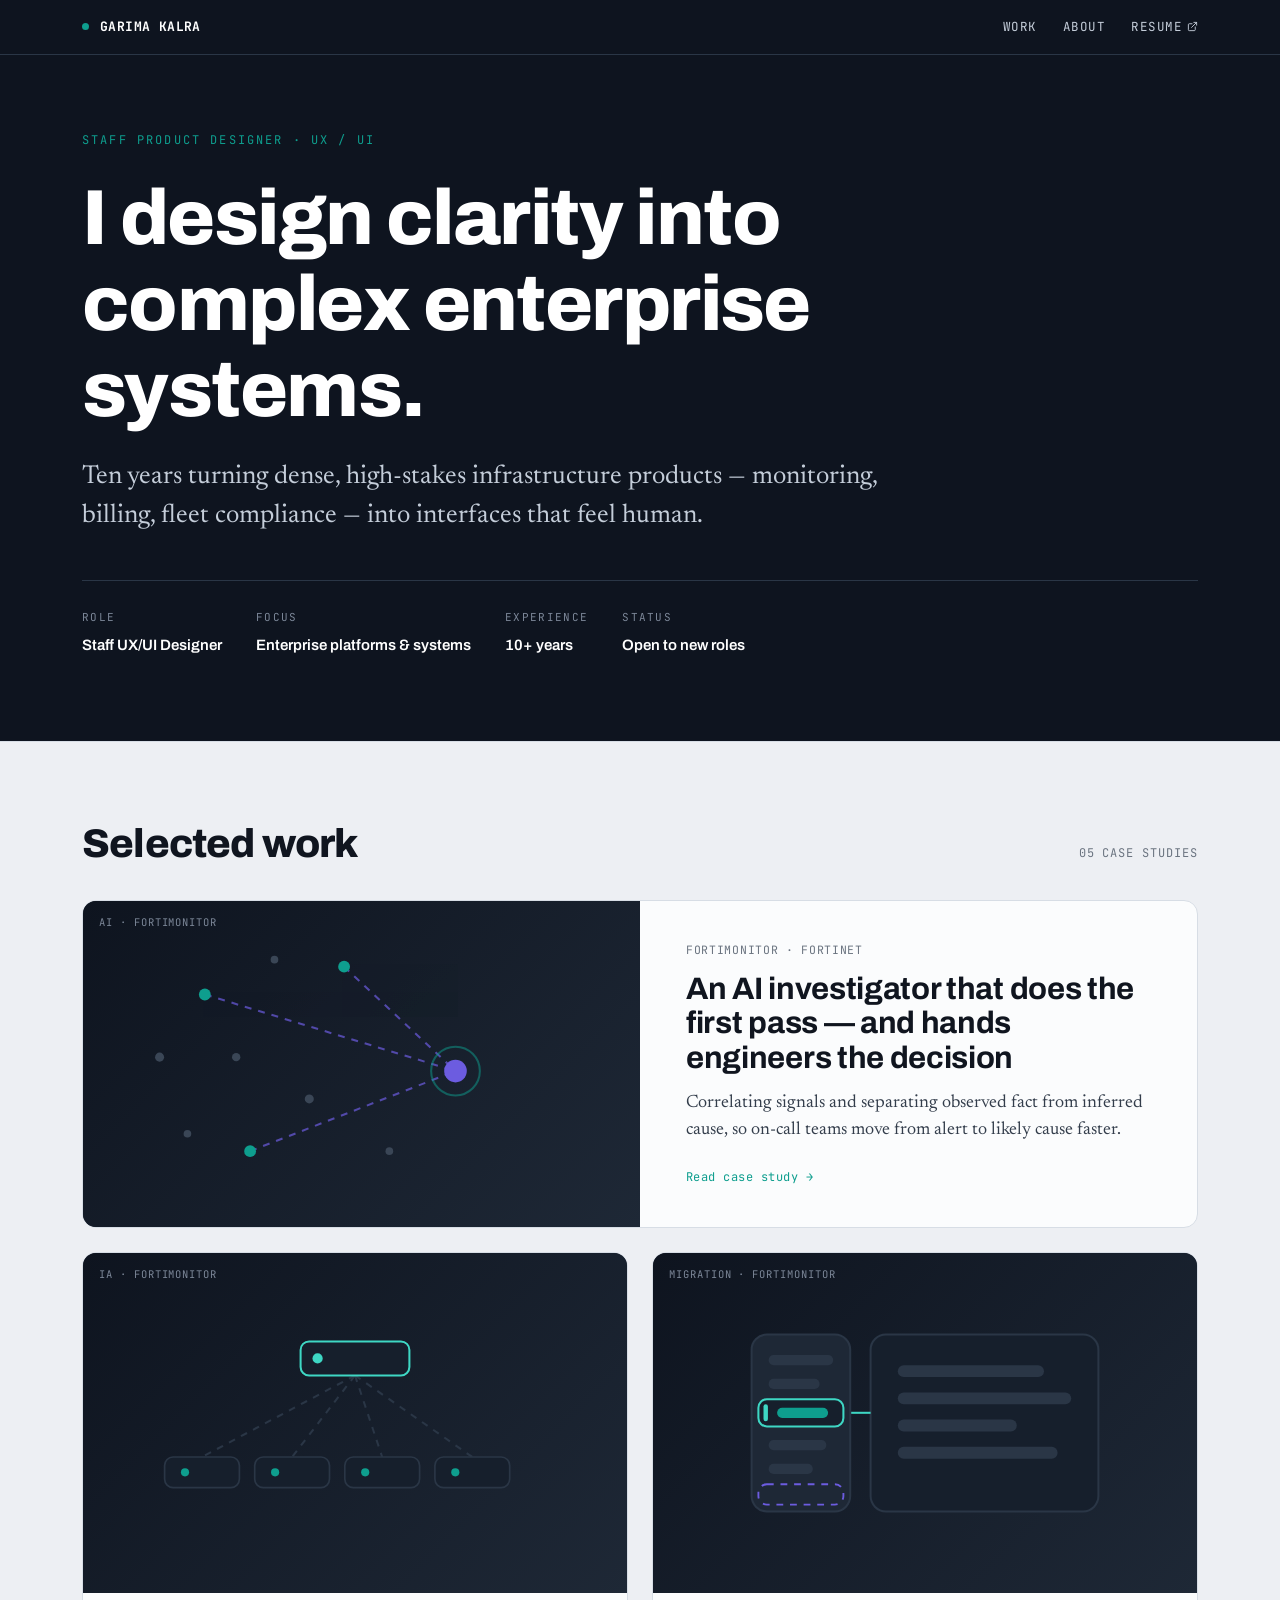
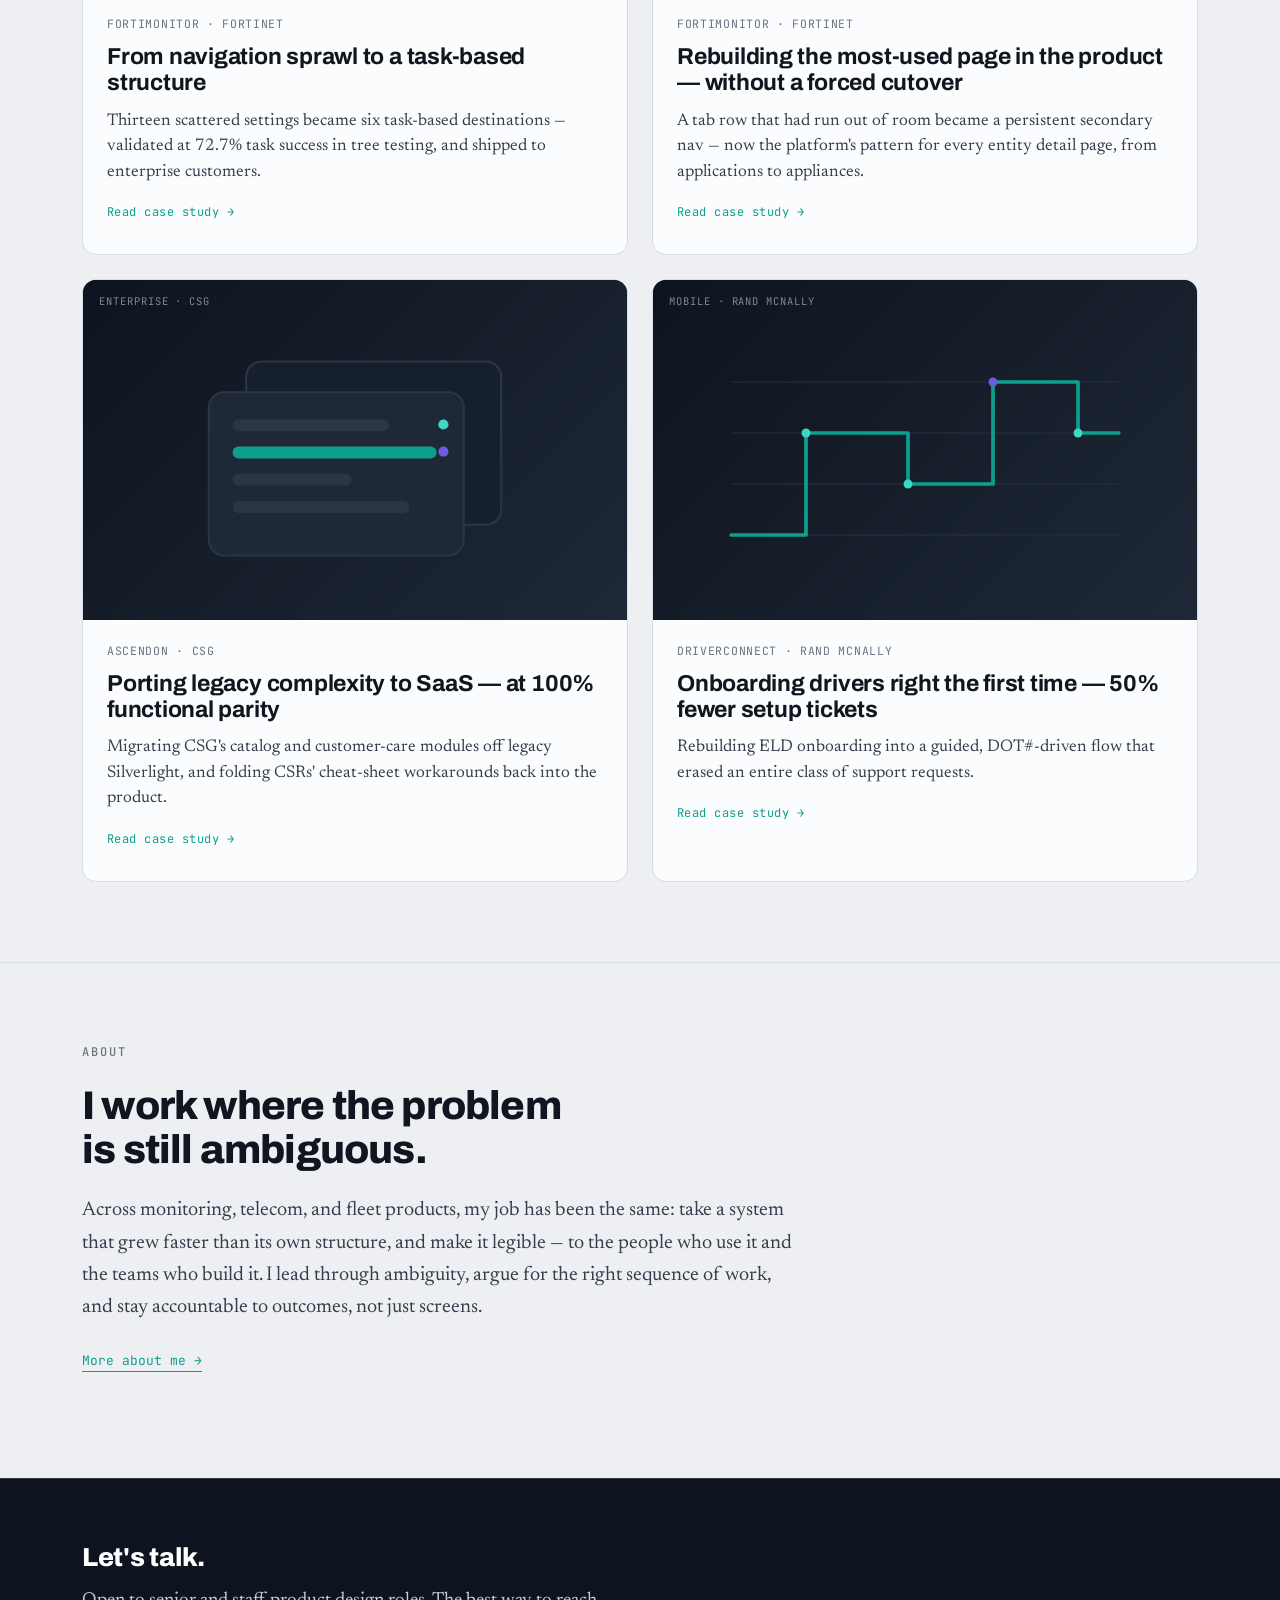
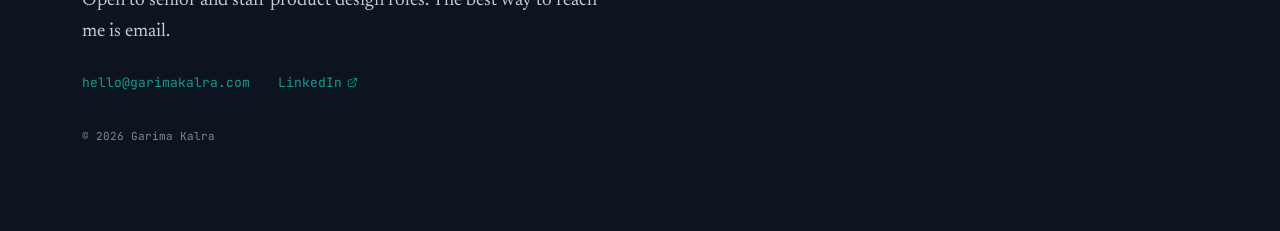
<file: index.html>
<!DOCTYPE html>
<html lang="en">
<head>
<meta charset="UTF-8">
<meta name="viewport" content="width=device-width, initial-scale=1.0">
<title>Garima Kalra — Staff Product Designer</title>
<meta name="description" content="Garima Kalra — Staff UX/UI designer bringing clarity to complex enterprise systems. Selected work from Fortinet, CSG, and Rand McNally.">
<link rel="preconnect" href="https://fonts.googleapis.com">
<link rel="preconnect" href="https://fonts.gstatic.com" crossorigin>
<link href="https://fonts.googleapis.com/css2?family=Archivo:wght@400;500;600;700;800;900&family=Newsreader:opsz,wght@6..72,400;6..72,500;6..72,600&family=JetBrains+Mono:wght@400;500;700&display=swap" rel="stylesheet">
<link rel="stylesheet" href="styles.css">
  <link rel="icon" href="favicon.ico" sizes="any">
  <link rel="icon" type="image/png" sizes="32x32" href="favicon-32.png">
  <link rel="icon" type="image/png" sizes="16x16" href="favicon-16.png">
  <link rel="apple-touch-icon" href="apple-touch-icon.png">
</head>
<body>

<!-- ===== shared nav (same markup on every page) ===== -->
<div class="topbar">
  <div class="wrap">
    <a class="brand" href="index.html"><span class="dot"></span>GARIMA KALRA</a>
    <nav>
      <a href="index.html#work">Work</a>
      <a href="about.html">About</a>
      <a href="Garima_Kalra_Resume.pdf" target="_blank" rel="noopener">Resume<svg class="ext" viewBox="0 0 24 24" fill="none" stroke="currentColor" stroke-width="2" stroke-linecap="round" stroke-linejoin="round" aria-hidden="true"><path d="M18 13v6a2 2 0 0 1-2 2H5a2 2 0 0 1-2-2V8a2 2 0 0 1 2-2h6"/><polyline points="15 3 21 3 21 9"/><line x1="10" y1="14" x2="21" y2="3"/></svg></a>
    </nav>
  </div>
</div>

<!-- ===== hero ===== -->
<header class="hero home">
  <div class="wrap">
    <div class="eyebrow">Staff Product Designer · UX / UI</div>
    <!-- EDIT: positioning headline -->
    <h1>I design clarity into complex enterprise systems.</h1>
    <!-- EDIT: supporting line -->
    <p class="sub">Ten years turning dense, high-stakes infrastructure products — monitoring, billing, fleet compliance — into interfaces that feel human.</p>
    <div class="facts">
      <div class="fact"><div class="k">Role</div><div class="v">Staff UX/UI Designer</div></div>
      <div class="fact"><div class="k">Focus</div><div class="v">Enterprise platforms &amp; systems</div></div>
      <div class="fact"><div class="k">Experience</div><div class="v">10+ years</div></div>
      <div class="fact"><div class="k">Status</div><div class="v">Open to new roles</div></div>
    </div>
  </div>
</header>

<!-- ===== selected work ===== -->
<section id="work">
  <div class="wrap reveal">
    <div class="work-head">
      <h2 class="sec" style="margin:0;">Selected work</h2>
      <span class="mono" style="font-size:12px;letter-spacing:.08em;color:var(--muted);text-transform:uppercase;">05 case studies</span>
    </div>

    <div class="work-grid">

      <!-- CARD 1 -->
      <a class="card featured" href="fortimonitor-ai-incident.html">
        <div class="thumb">
          <span class="tilelabel">AI · FortiMonitor</span>
          <svg class="tileviz" viewBox="0 0 320 200" preserveAspectRatio="xMidYMid slice" aria-hidden="true">
            <line x1="70" y1="60" x2="214" y2="104" stroke="#6C5CE0" stroke-width="1.2" stroke-dasharray="4 4" opacity="0.7"/>
            <line x1="96" y1="150" x2="214" y2="104" stroke="#6C5CE0" stroke-width="1.2" stroke-dasharray="4 4" opacity="0.7"/>
            <line x1="150" y1="44" x2="214" y2="104" stroke="#6C5CE0" stroke-width="1.2" stroke-dasharray="4 4" opacity="0.7"/>
            <circle cx="44" cy="96" r="2.6" fill="#3a4656"/><circle cx="60" cy="140" r="2.2" fill="#3a4656"/>
            <circle cx="110" cy="40" r="2.2" fill="#3a4656"/><circle cx="130" cy="120" r="2.6" fill="#3a4656"/>
            <circle cx="176" cy="150" r="2.2" fill="#3a4656"/><circle cx="88" cy="96" r="2.4" fill="#3a4656"/>
            <circle cx="70" cy="60" r="3.4" fill="#0E9E8E"/><circle cx="96" cy="150" r="3.4" fill="#0E9E8E"/>
            <circle cx="150" cy="44" r="3.4" fill="#0E9E8E"/>
            <circle cx="214" cy="104" r="14" fill="none" stroke="#0E9E8E" stroke-width="1.2" opacity="0.5"/>
            <circle cx="214" cy="104" r="6.5" fill="#6C5CE0"/>
          </svg>
        </div>
        <div class="body">
          <div class="co">FortiMonitor · Fortinet</div>
          <h3>An AI investigator that does the first pass — and hands engineers the decision</h3>
          <p>Correlating signals and separating observed fact from inferred cause, so on-call teams move from alert to likely cause faster.</p>
          <span class="go">Read case study →</span>
        </div>
      </a>

      <!-- CARD 2 -->
      <a class="card" href="fortimonitor-ia.html">
        <div class="thumb">
          <span class="tilelabel">IA · FortiMonitor</span>
          <svg class="tileviz" viewBox="0 0 320 200" preserveAspectRatio="xMidYMid slice" aria-hidden="true">
            <line x1="160" y1="72" x2="70" y2="120" stroke="#2A3646" stroke-width="1.2" stroke-dasharray="4 4"/>
            <line x1="160" y1="72" x2="123" y2="120" stroke="#2A3646" stroke-width="1.2" stroke-dasharray="4 4"/>
            <line x1="160" y1="72" x2="176" y2="120" stroke="#2A3646" stroke-width="1.2" stroke-dasharray="4 4"/>
            <line x1="160" y1="72" x2="229" y2="120" stroke="#2A3646" stroke-width="1.2" stroke-dasharray="4 4"/>
            <rect x="128" y="52" width="64" height="20" rx="5" fill="#161F2C" stroke="#3ED7C4" stroke-width="1.2"/>
            <rect x="48" y="120" width="44" height="18" rx="5" fill="#161F2C" stroke="#2A3646" stroke-width="1"/>
            <rect x="101" y="120" width="44" height="18" rx="5" fill="#161F2C" stroke="#2A3646" stroke-width="1"/>
            <rect x="154" y="120" width="44" height="18" rx="5" fill="#161F2C" stroke="#2A3646" stroke-width="1"/>
            <rect x="207" y="120" width="44" height="18" rx="5" fill="#161F2C" stroke="#2A3646" stroke-width="1"/>
            <circle cx="138" cy="62" r="3" fill="#3ED7C4"/>
            <circle cx="60" cy="129" r="2.4" fill="#0E9E8E"/><circle cx="113" cy="129" r="2.4" fill="#0E9E8E"/>
            <circle cx="166" cy="129" r="2.4" fill="#0E9E8E"/><circle cx="219" cy="129" r="2.4" fill="#0E9E8E"/>
          </svg>
        </div>
        <div class="body">
          <div class="co">FortiMonitor · Fortinet</div>
          <h3>From navigation sprawl to a task-based structure</h3>
          <p>Thirteen scattered settings became six task-based destinations — validated at 72.7% task success in tree testing, and shipped to enterprise customers.</p>
          <span class="go">Read case study →</span>
        </div>
      </a>

      <!-- CARD 3 -->
      <a class="card" href="fortimonitor-instance-page.html">
        <div class="thumb">
          <span class="tilelabel">Migration · FortiMonitor</span>
          <svg class="tileviz" viewBox="0 0 320 200" preserveAspectRatio="xMidYMid slice" aria-hidden="true">
            <rect x="128" y="48" width="134" height="104" rx="9" fill="#161F2C" stroke="#2A3646" stroke-width="1.2"/>
            <rect x="144" y="66" width="86" height="7" rx="3.5" fill="#2A3646"/>
            <rect x="144" y="82" width="102" height="7" rx="3.5" fill="#2A3646"/>
            <rect x="144" y="98" width="70" height="7" rx="3.5" fill="#2A3646"/>
            <rect x="144" y="114" width="94" height="7" rx="3.5" fill="#2A3646"/>
            <line x1="116" y1="94" x2="128" y2="94" stroke="#3ED7C4" stroke-width="1.2"/>
            <rect x="58" y="48" width="58" height="104" rx="9" fill="#1E2836" stroke="#2A3646" stroke-width="1.2"/>
            <rect x="68" y="60" width="38" height="6" rx="3" fill="#2A3646"/>
            <rect x="68" y="74" width="30" height="6" rx="3" fill="#2A3646"/>
            <rect x="62" y="86" width="50" height="16" rx="5" fill="#161F2C" stroke="#3ED7C4" stroke-width="1.2"/>
            <rect x="65" y="89" width="2.6" height="10" rx="1.3" fill="#3ED7C4"/>
            <rect x="73" y="91" width="30" height="6" rx="3" fill="#0E9E8E"/>
            <rect x="68" y="110" width="34" height="6" rx="3" fill="#2A3646"/>
            <rect x="68" y="124" width="26" height="6" rx="3" fill="#2A3646"/>
            <rect x="62" y="136" width="50" height="12" rx="5" fill="none" stroke="#6C5CE0" stroke-width="1.1" stroke-dasharray="4 4"/>
          </svg>
        </div>
        <div class="body">
          <div class="co">FortiMonitor · Fortinet</div>
          <h3>Rebuilding the most-used page in the product — without a forced cutover</h3>
          <p>A tab row that had run out of room became a persistent secondary nav — now the platform's pattern for every entity detail page, from applications to appliances.</p>
          <span class="go">Read case study →</span>
        </div>
      </a>

      <!-- CARD 4 -->
      <a class="card" href="ascendon.html">
        <div class="thumb">
          <span class="tilelabel">Enterprise · CSG</span>
          <svg class="tileviz" viewBox="0 0 320 200" preserveAspectRatio="xMidYMid slice" aria-hidden="true">
            <rect x="96" y="48" width="150" height="96" rx="9" fill="#161F2C" stroke="#2A3646" stroke-width="1.2"/>
            <rect x="74" y="66" width="150" height="96" rx="9" fill="#1E2836" stroke="#2A3646" stroke-width="1.2"/>
            <rect x="88" y="82" width="92" height="7" rx="3.5" fill="#2A3646"/>
            <rect x="88" y="98" width="120" height="7" rx="3.5" fill="#0E9E8E"/>
            <rect x="88" y="114" width="70" height="7" rx="3.5" fill="#2A3646"/>
            <rect x="88" y="130" width="104" height="7" rx="3.5" fill="#2A3646"/>
            <circle cx="212" cy="85" r="3" fill="#3ED7C4"/>
            <circle cx="212" cy="101" r="3" fill="#6C5CE0"/>
          </svg>
        </div>
        <div class="body">
          <div class="co">Ascendon · CSG</div>
          <h3>Porting legacy complexity to SaaS — at 100% functional parity</h3>
          <p>Migrating CSG's catalog and customer-care modules off legacy Silverlight, and folding CSRs' cheat-sheet workarounds back into the product.</p>
          <span class="go">Read case study →</span>
        </div>
      </a>

      <!-- CARD 5 -->
      <a class="card" href="driverconnect.html">
        <div class="thumb">
          <span class="tilelabel">Mobile · Rand McNally</span>
          <svg class="tileviz" viewBox="0 0 320 200" preserveAspectRatio="xMidYMid slice" aria-hidden="true">
            <line x1="46" y1="60" x2="274" y2="60" stroke="#2A3646" stroke-width="1" opacity="0.55"/>
            <line x1="46" y1="90" x2="274" y2="90" stroke="#2A3646" stroke-width="1" opacity="0.55"/>
            <line x1="46" y1="120" x2="274" y2="120" stroke="#2A3646" stroke-width="1" opacity="0.55"/>
            <line x1="46" y1="150" x2="274" y2="150" stroke="#2A3646" stroke-width="1" opacity="0.55"/>
            <polyline points="46,150 90,150 90,90 150,90 150,120 200,120 200,60 250,60 250,90 274,90" fill="none" stroke="#0E9E8E" stroke-width="2.2" stroke-linejoin="round" stroke-linecap="round"/>
            <circle cx="90" cy="90" r="2.6" fill="#3ED7C4"/>
            <circle cx="150" cy="120" r="2.6" fill="#3ED7C4"/>
            <circle cx="200" cy="60" r="2.6" fill="#6C5CE0"/>
            <circle cx="250" cy="90" r="2.6" fill="#3ED7C4"/>
          </svg>
        </div>
        <div class="body">
          <div class="co">DriverConnect · Rand McNally</div>
          <h3>Onboarding drivers right the first time — 50% fewer setup tickets</h3>
          <p>Rebuilding ELD onboarding into a guided, DOT#-driven flow that erased an entire class of support requests.</p>
          <span class="go">Read case study →</span>
        </div>
      </a>

    </div>
  </div>
</section>

<!-- ===== about teaser ===== -->
<section>
  <div class="wrap reveal">
    <div class="read">
    <div class="eyebrow-s">About</div>
    <h2 class="sec">I work where the problem is still ambiguous.</h2>
    <p style="font-size:20px;color:var(--ink-2);">Across monitoring, telecom, and fleet products, my job has been the same: take a system that grew faster than its own structure, and make it legible — to the people who use it and the teams who build it. I lead through ambiguity, argue for the right sequence of work, and stay accountable to outcomes, not just screens.</p>
    <p><a class="mono" style="font-size:13px;color:var(--observed);text-decoration:none;border-bottom:1px solid var(--observed);padding-bottom:2px;" href="about.html">More about me →</a></p>
    </div>
  </div>
</section>

<!-- ===== shared footer ===== -->
<footer>
  <div class="wrap">
    <h3>Let's talk.</h3>
    <p class="ft-sub">Open to senior and staff product design roles. The best way to reach me is email.</p>
    <div class="row">
      <a class="link-b" href="mailto:hello@garimakalra.com">hello@garimakalra.com</a>
      <a class="link-b" href="https://www.linkedin.com/in/kalragarima/" target="_blank" rel="noopener">LinkedIn<svg class="ext" viewBox="0 0 24 24" fill="none" stroke="currentColor" stroke-width="2" stroke-linecap="round" stroke-linejoin="round" aria-hidden="true"><path d="M18 13v6a2 2 0 0 1-2 2H5a2 2 0 0 1-2-2V8a2 2 0 0 1 2-2h6"/><polyline points="15 3 21 3 21 9"/><line x1="10" y1="14" x2="21" y2="3"/></svg></a>
    </div>
    <p class="copy">© 2026 Garima Kalra</p>
  </div>
</footer>

<script src="site.js"></script>
</body>
</html>
</file>
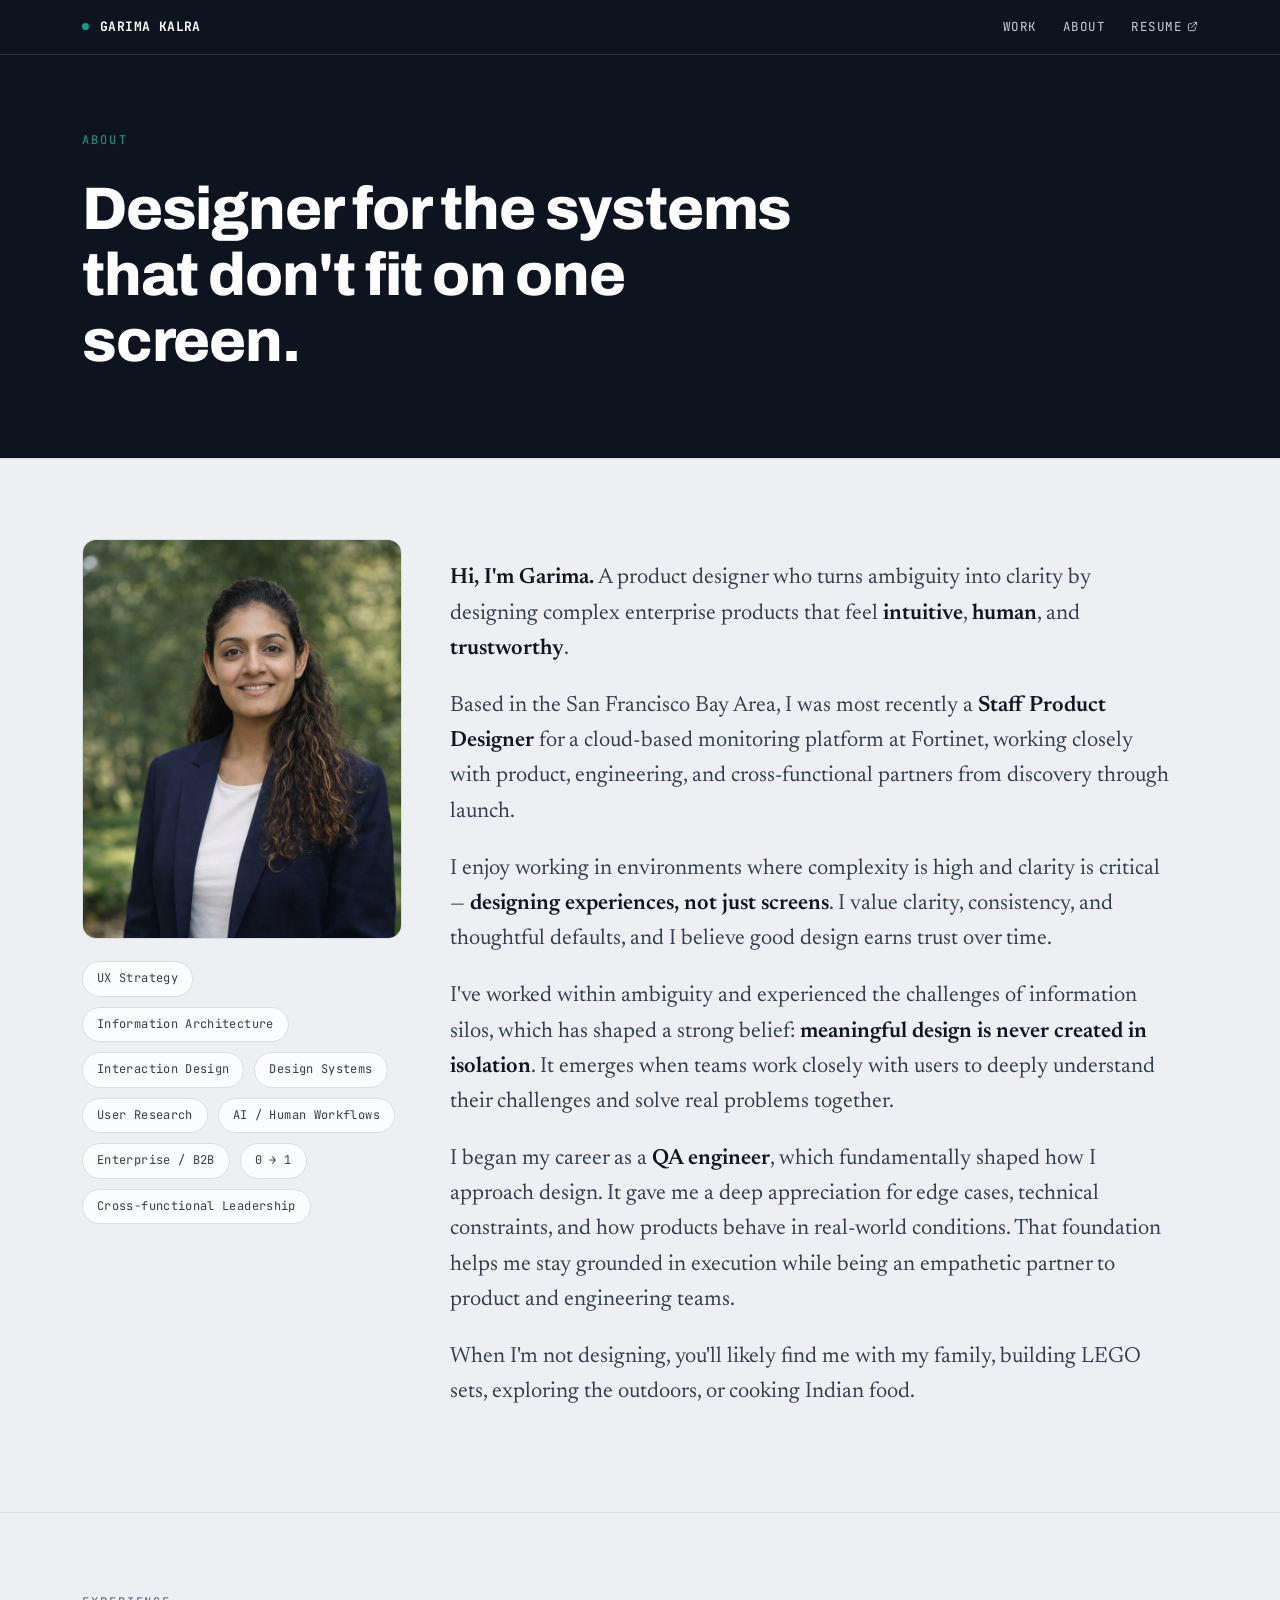
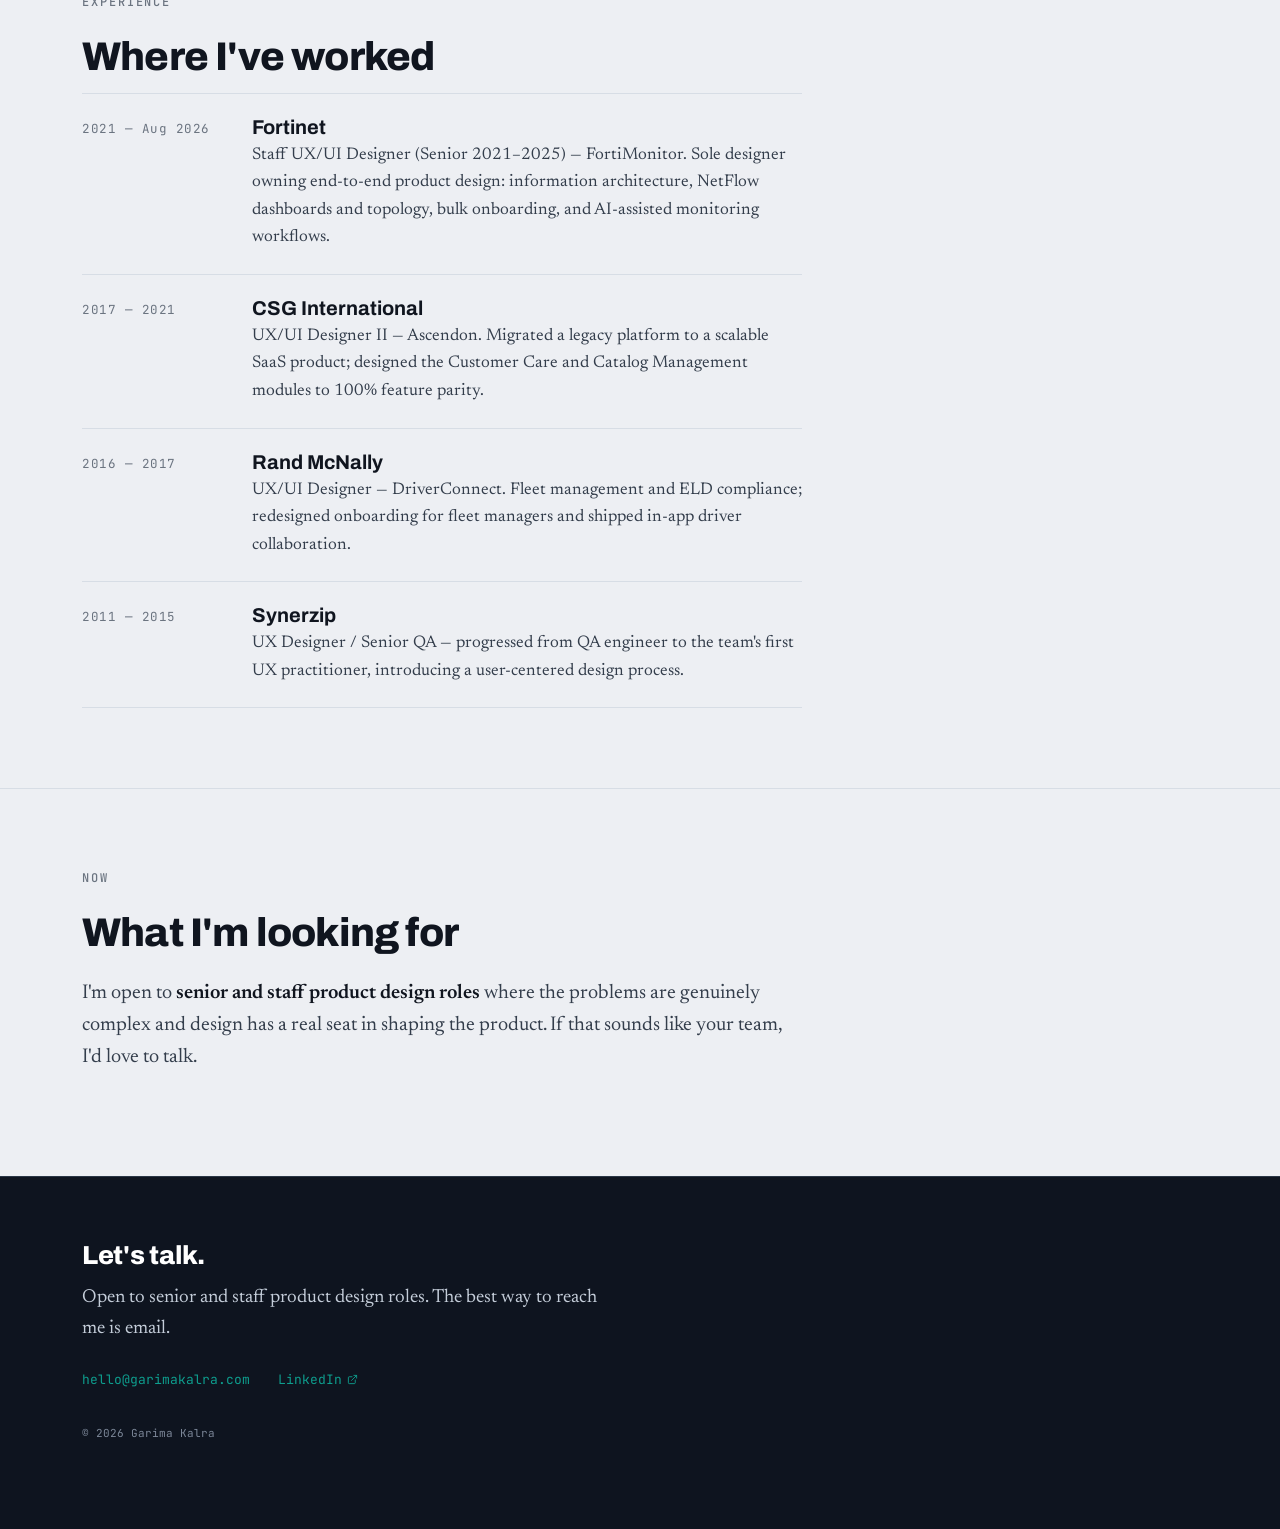
<file: about.html>
<!DOCTYPE html>
<html lang="en">
<head>
<meta charset="UTF-8">
<meta name="viewport" content="width=device-width, initial-scale=1.0">
<title>About — Garima Kalra</title>
<meta name="description" content="About Garima Kalra — Staff UX/UI designer specializing in complex enterprise systems.">
<link rel="preconnect" href="https://fonts.googleapis.com">
<link rel="preconnect" href="https://fonts.gstatic.com" crossorigin>
<link href="https://fonts.googleapis.com/css2?family=Archivo:wght@400;500;600;700;800;900&family=Newsreader:opsz,wght@6..72,400;6..72,500;6..72,600&family=JetBrains+Mono:wght@400;500;700&display=swap" rel="stylesheet">
<link rel="stylesheet" href="styles.css">
<style>
  .about-grid{display:grid;grid-template-columns:minmax(260px,320px) 1fr;gap:48px;align-items:start;}
  .about-side{position:sticky;top:96px;}
  .about-side img{width:100%;aspect-ratio:4/5;object-fit:cover;border-radius:14px;border:1px solid var(--line);display:block;}
  .about-side .tags{margin-top:22px;}
  @media(max-width:820px){
    .about-grid{grid-template-columns:1fr;gap:26px;}
    .about-side{position:static;max-width:340px;}
    .about-side .tags{margin-top:18px;}
  }
</style>
  <link rel="icon" href="favicon.ico" sizes="any">
  <link rel="icon" type="image/png" sizes="32x32" href="favicon-32.png">
  <link rel="icon" type="image/png" sizes="16x16" href="favicon-16.png">
  <link rel="apple-touch-icon" href="apple-touch-icon.png">
</head>
<body>

<div class="topbar">
  <div class="wrap">
    <a class="brand" href="index.html"><span class="dot"></span>GARIMA KALRA</a>
    <nav>
      <a href="index.html#work">Work</a>
      <a href="about.html">About</a>
      <a href="Garima_Kalra_Resume.pdf" target="_blank" rel="noopener">Resume<svg class="ext" viewBox="0 0 24 24" fill="none" stroke="currentColor" stroke-width="2" stroke-linecap="round" stroke-linejoin="round" aria-hidden="true"><path d="M18 13v6a2 2 0 0 1-2 2H5a2 2 0 0 1-2-2V8a2 2 0 0 1 2-2h6"/><polyline points="15 3 21 3 21 9"/><line x1="10" y1="14" x2="21" y2="3"/></svg></a>
    </nav>
  </div>
</div>

<header class="hero home">
  <div class="wrap">
    <div class="eyebrow">About</div>
    <!-- EDIT: about headline -->
    <h1 style="font-size:clamp(34px,5vw,60px);max-width:20ch;">Designer for the systems that don't fit on one screen.</h1>
  </div>
</header>

<section>
  <div class="wrap reveal about-grid">
    <div class="about-side">
      <img src="garima.jpg" alt="Garima Kalra">
      <div class="tags">
        <span class="tag">UX Strategy</span>
        <span class="tag">Information Architecture</span>
        <span class="tag">Interaction Design</span>
        <span class="tag">Design Systems</span>
        <span class="tag">User Research</span>
        <span class="tag">AI / Human Workflows</span>
        <span class="tag">Enterprise / B2B</span>
        <span class="tag">0 → 1</span>
        <span class="tag">Cross-functional Leadership</span>
      </div>
    </div>
    <div>
      <!-- EDIT: bio -->
      <p class="bio"><strong>Hi, I'm Garima.</strong> A product designer who turns ambiguity into clarity by designing complex enterprise products that feel <strong>intuitive</strong>, <strong>human</strong>, and <strong>trustworthy</strong>.</p>
      <p class="bio">Based in the San Francisco Bay Area, I was most recently a <strong>Staff Product Designer</strong> for a cloud-based monitoring platform at Fortinet, working closely with product, engineering, and cross-functional partners from discovery through launch.</p>
      <p class="bio">I enjoy working in environments where complexity is high and clarity is critical — <strong>designing experiences, not just screens</strong>. I value clarity, consistency, and thoughtful defaults, and I believe good design earns trust over time.</p>
      <p class="bio">I've worked within ambiguity and experienced the challenges of information silos, which has shaped a strong belief: <strong>meaningful design is never created in isolation</strong>. It emerges when teams work closely with users to deeply understand their challenges and solve real problems together.</p>
      <p class="bio">I began my career as a <strong>QA engineer</strong>, which fundamentally shaped how I approach design. It gave me a deep appreciation for edge cases, technical constraints, and how products behave in real-world conditions. That foundation helps me stay grounded in execution while being an empathetic partner to product and engineering teams.</p>
      <p class="bio">When I'm not designing, you'll likely find me with my family, building LEGO sets, exploring the outdoors, or cooking Indian food.</p>
    </div>
  </div>
</section>

<section>
  <div class="wrap reveal">
    <div class="read">
    <div class="eyebrow-s">Experience</div>
    <h2 class="sec" style="margin-bottom:14px;">Where I've worked</h2>
    <div class="timeline" style="max-width:none;">
      <div class="tl"><div class="when">2021 — Aug 2026</div><div><h3>Fortinet</h3><div class="role">Staff UX/UI Designer (Senior 2021–2025) — FortiMonitor. Sole designer owning end-to-end product design: information architecture, NetFlow dashboards and topology, bulk onboarding, and AI-assisted monitoring workflows.</div></div></div>
      <div class="tl"><div class="when">2017 — 2021</div><div><h3>CSG International</h3><div class="role">UX/UI Designer II — Ascendon. Migrated a legacy platform to a scalable SaaS product; designed the Customer Care and Catalog Management modules to 100% feature parity.</div></div></div>
      <div class="tl"><div class="when">2016 — 2017</div><div><h3>Rand McNally</h3><div class="role">UX/UI Designer — DriverConnect. Fleet management and ELD compliance; redesigned onboarding for fleet managers and shipped in-app driver collaboration.</div></div></div>
      <div class="tl"><div class="when">2011 — 2015</div><div><h3>Synerzip</h3><div class="role">UX Designer / Senior QA — progressed from QA engineer to the team's first UX practitioner, introducing a user-centered design process.</div></div></div>
    </div>
    </div>
  </div>
</section>

<section>
  <div class="wrap reveal">
    <div class="read">
    <div class="eyebrow-s">Now</div>
    <h2 class="sec">What I'm looking for</h2>
    <p style="font-size:20px;color:var(--ink-2);">I'm open to <strong>senior and staff product design roles</strong> where the problems are genuinely complex and design has a real seat in shaping the product. If that sounds like your team, I'd love to talk.</p>
    </div>
  </div>
</section>

<footer>
  <div class="wrap">
    <h3>Let's talk.</h3>
    <p class="ft-sub">Open to senior and staff product design roles. The best way to reach me is email.</p>
    <div class="row">
      <a class="link-b" href="mailto:hello@garimakalra.com">hello@garimakalra.com</a>
      <a class="link-b" href="https://www.linkedin.com/in/kalragarima/" target="_blank" rel="noopener">LinkedIn<svg class="ext" viewBox="0 0 24 24" fill="none" stroke="currentColor" stroke-width="2" stroke-linecap="round" stroke-linejoin="round" aria-hidden="true"><path d="M18 13v6a2 2 0 0 1-2 2H5a2 2 0 0 1-2-2V8a2 2 0 0 1 2-2h6"/><polyline points="15 3 21 3 21 9"/><line x1="10" y1="14" x2="21" y2="3"/></svg></a>
    </div>
    <p class="copy">© 2026 Garima Kalra</p>
  </div>
</footer>

<script src="site.js"></script>
</body>
</html>
</file>
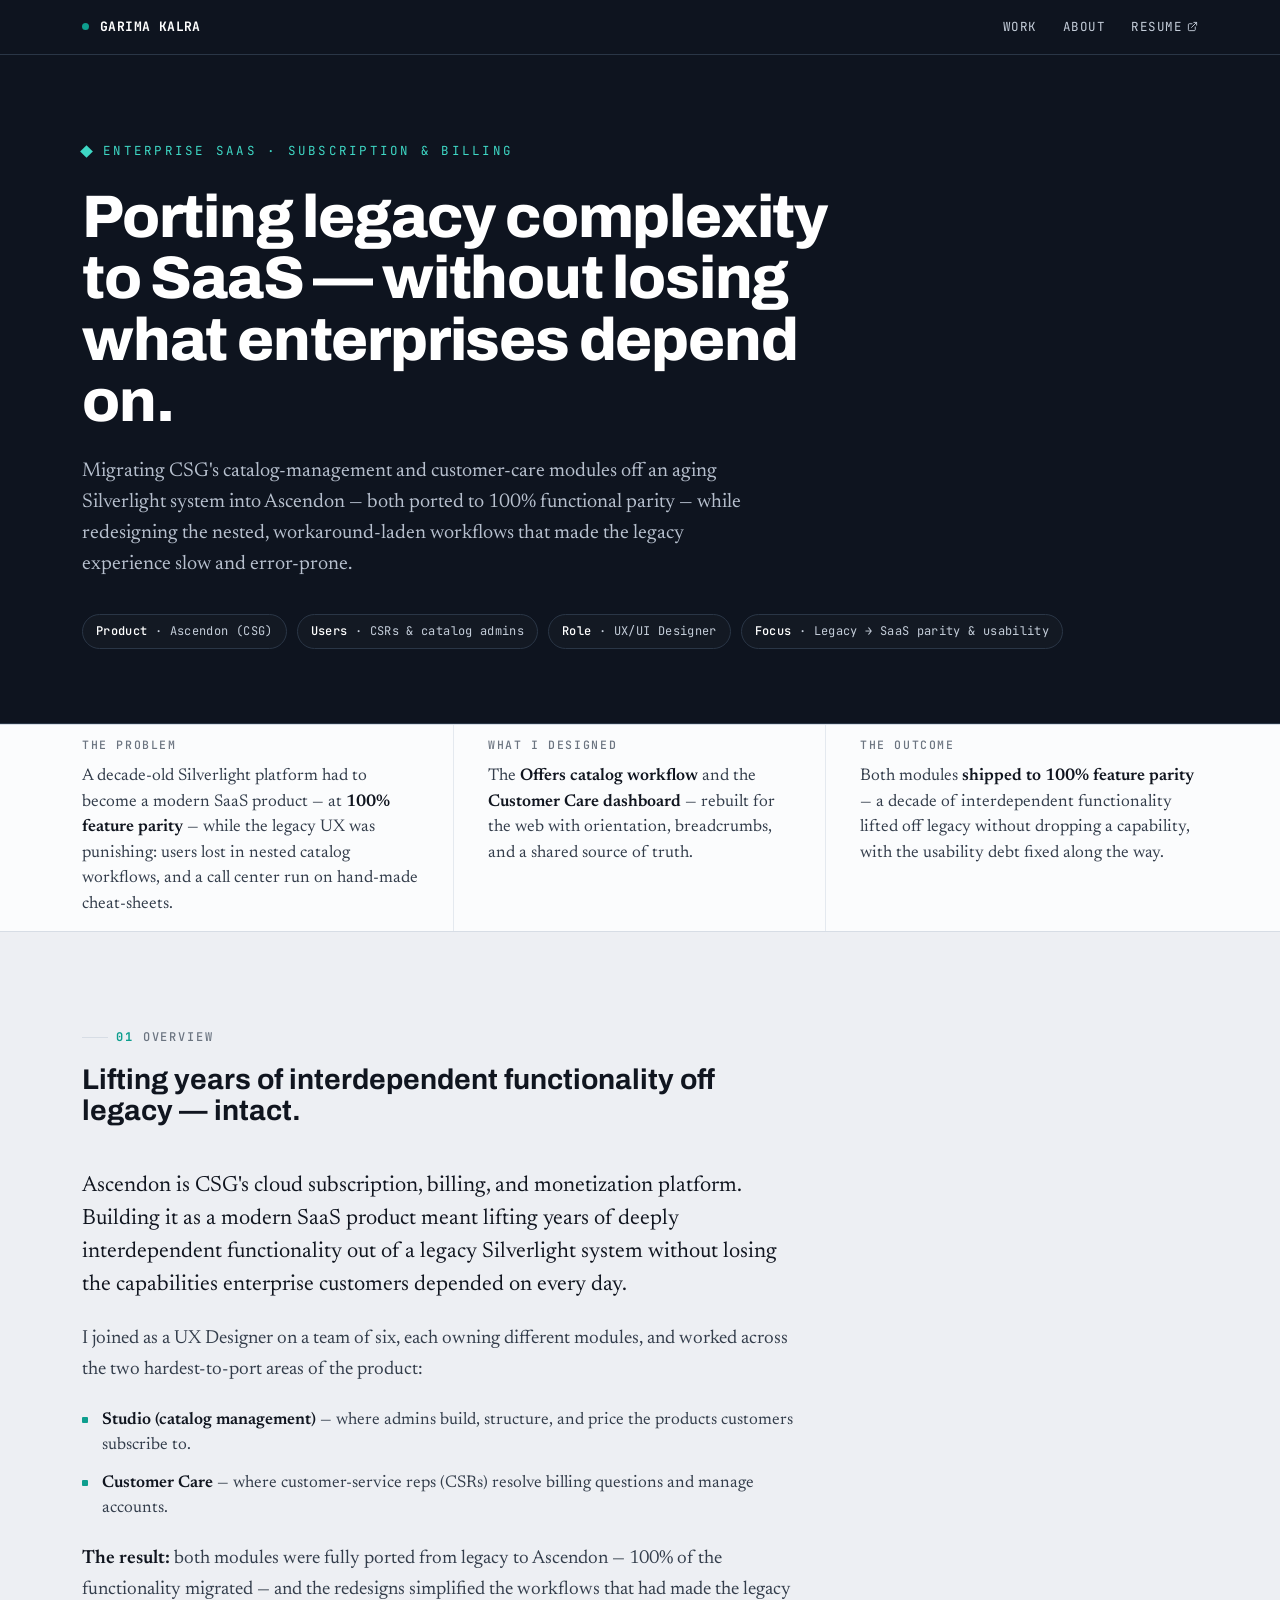
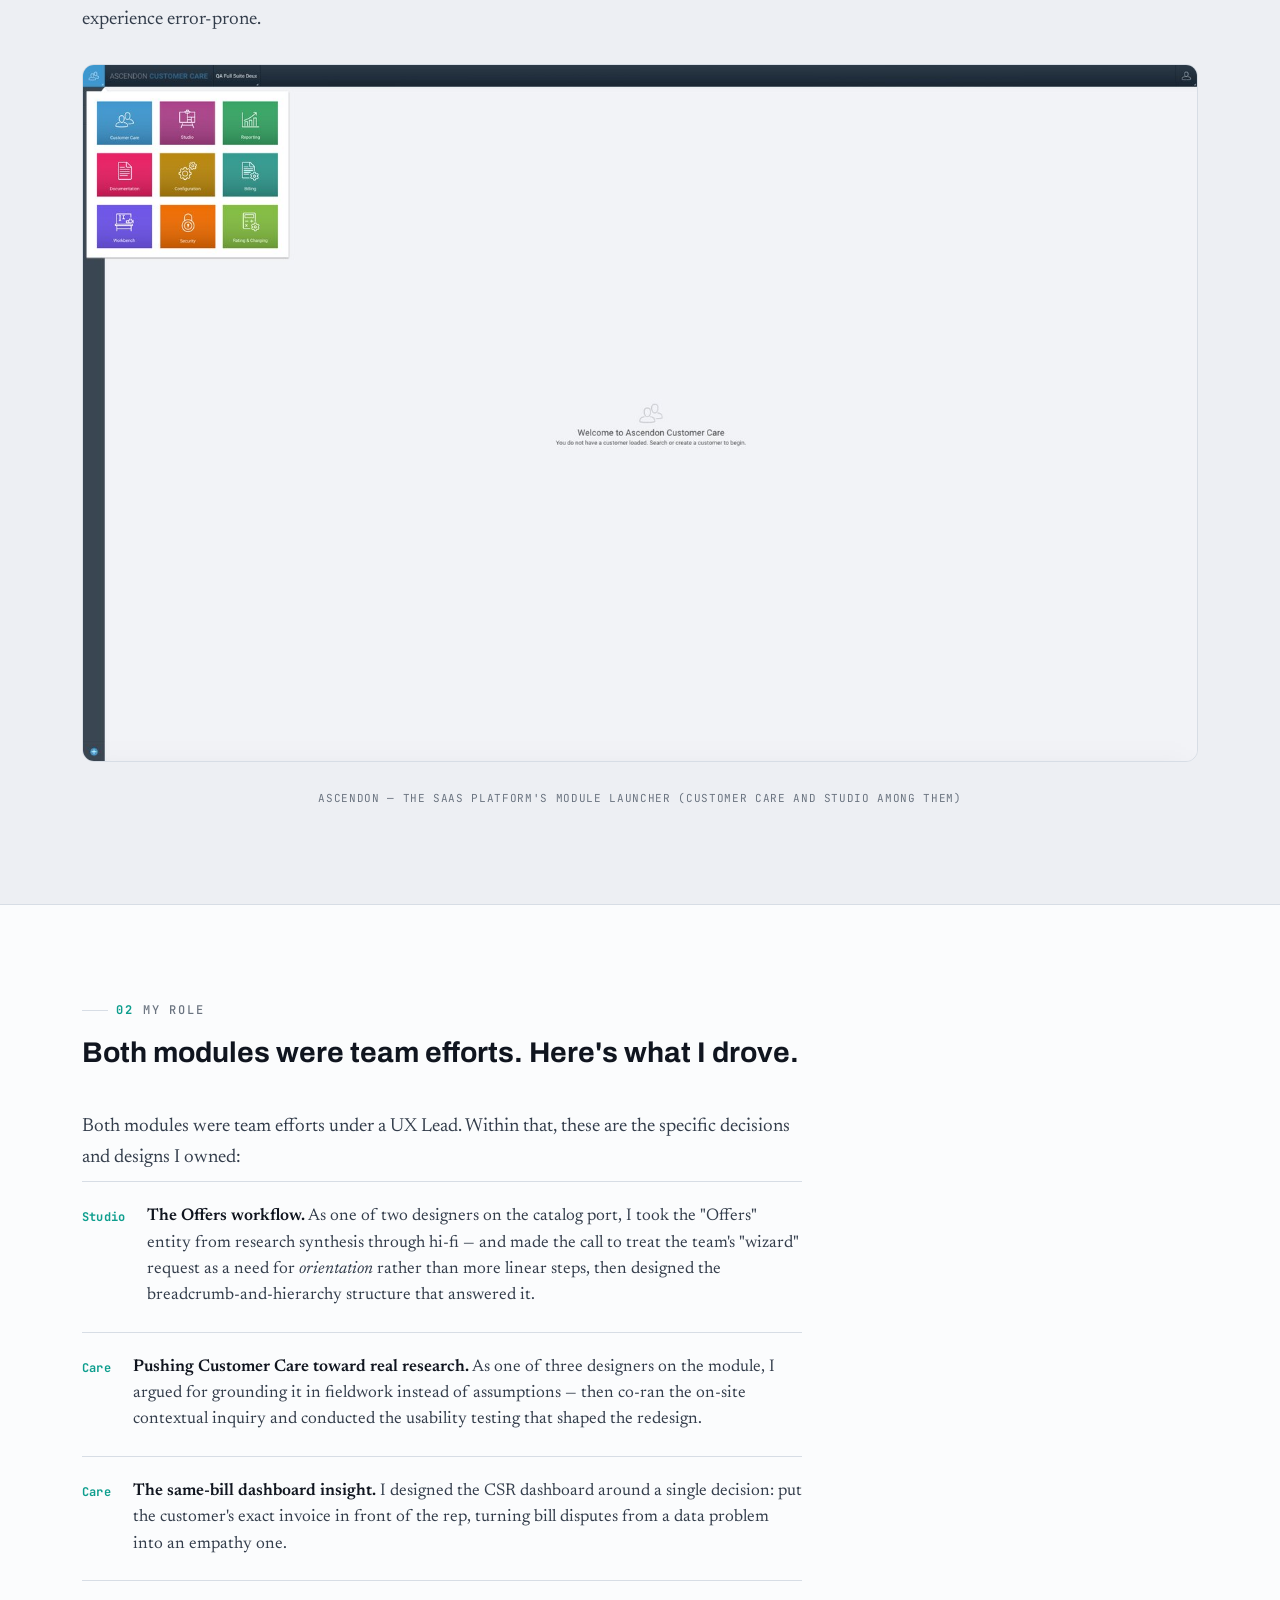
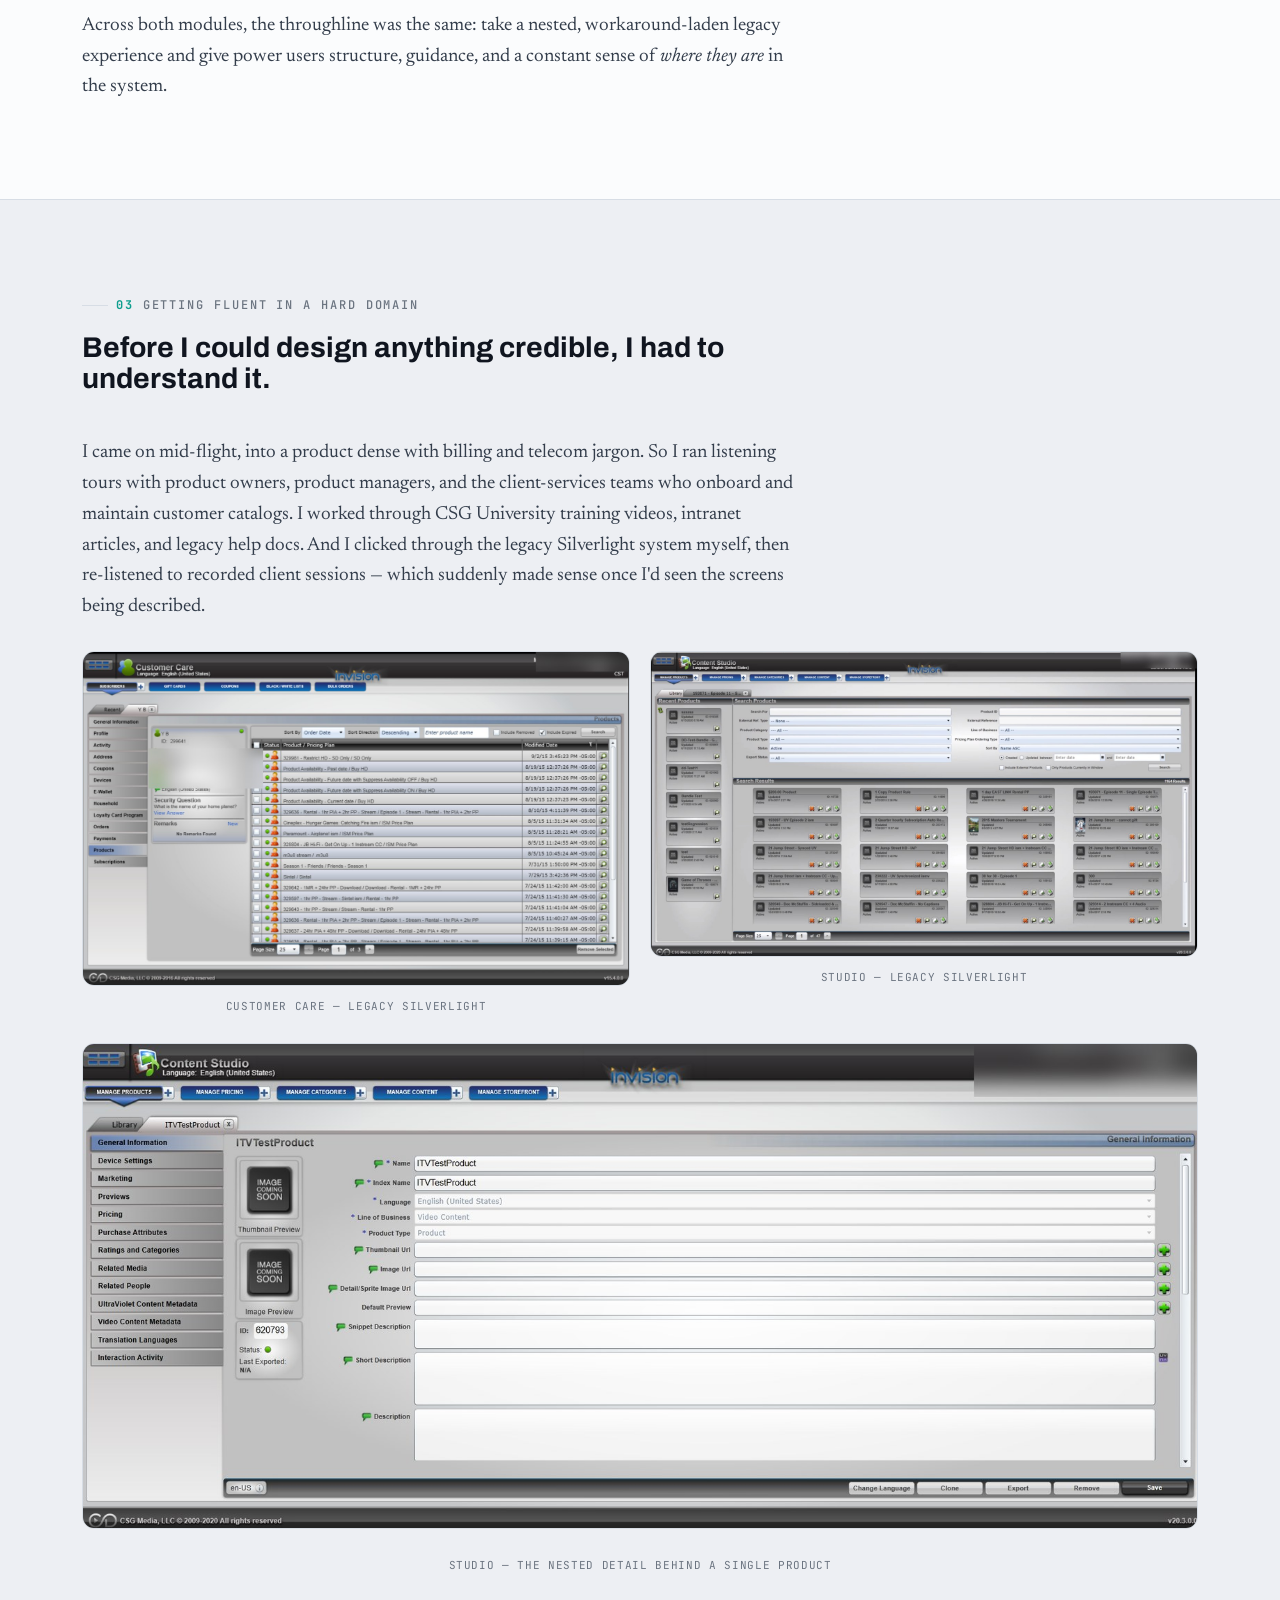
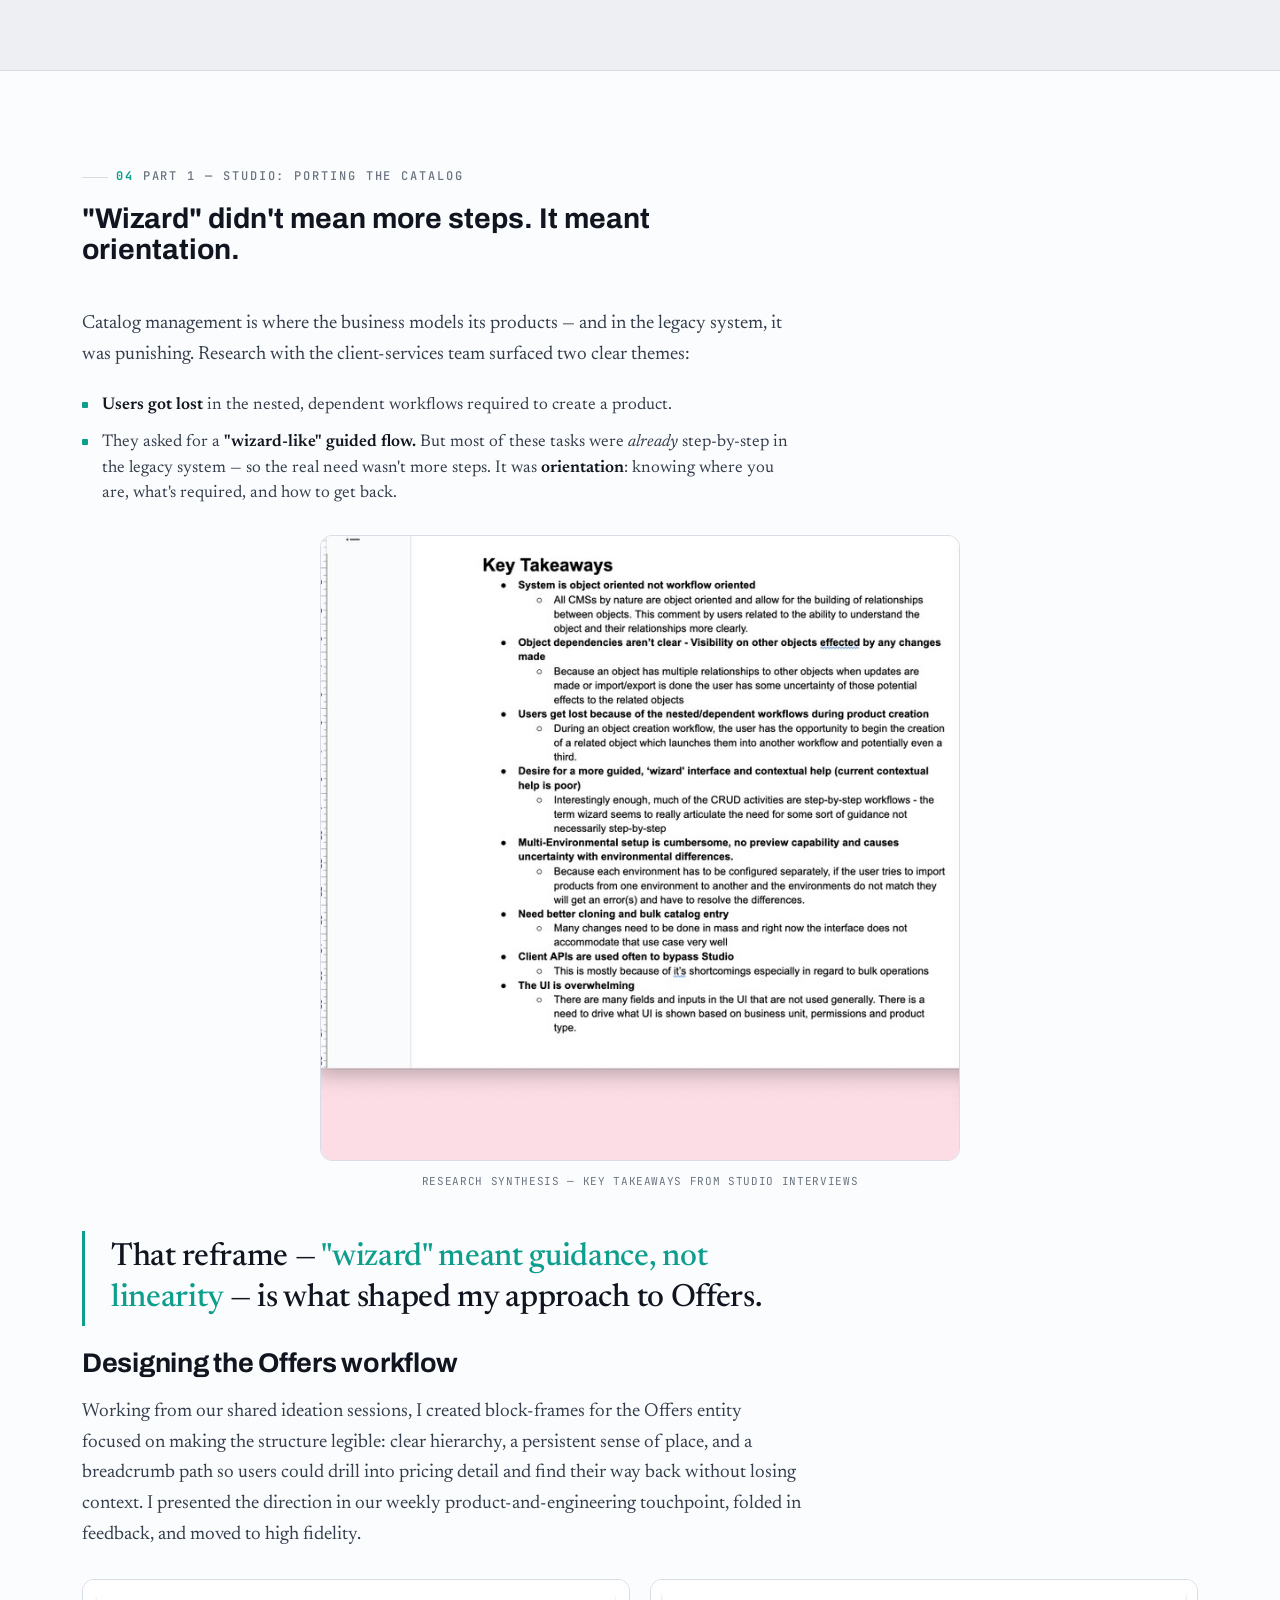
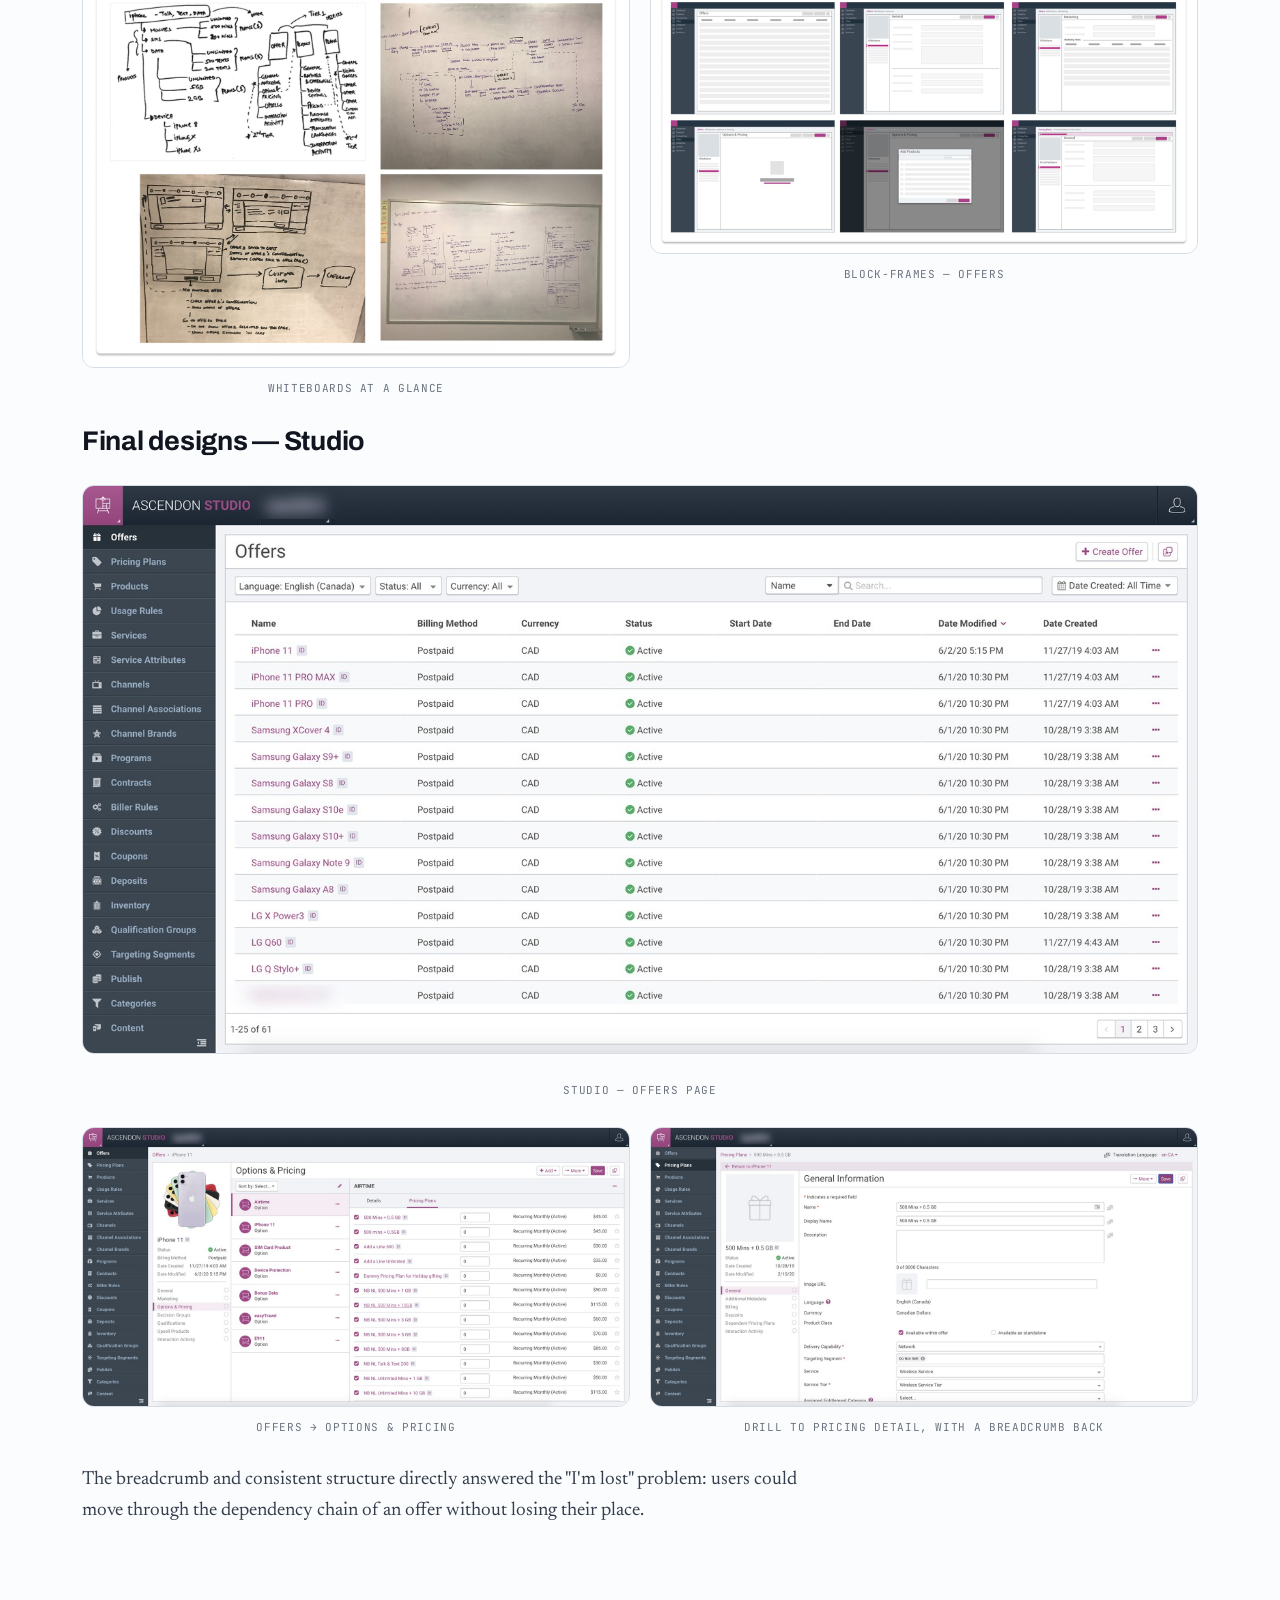
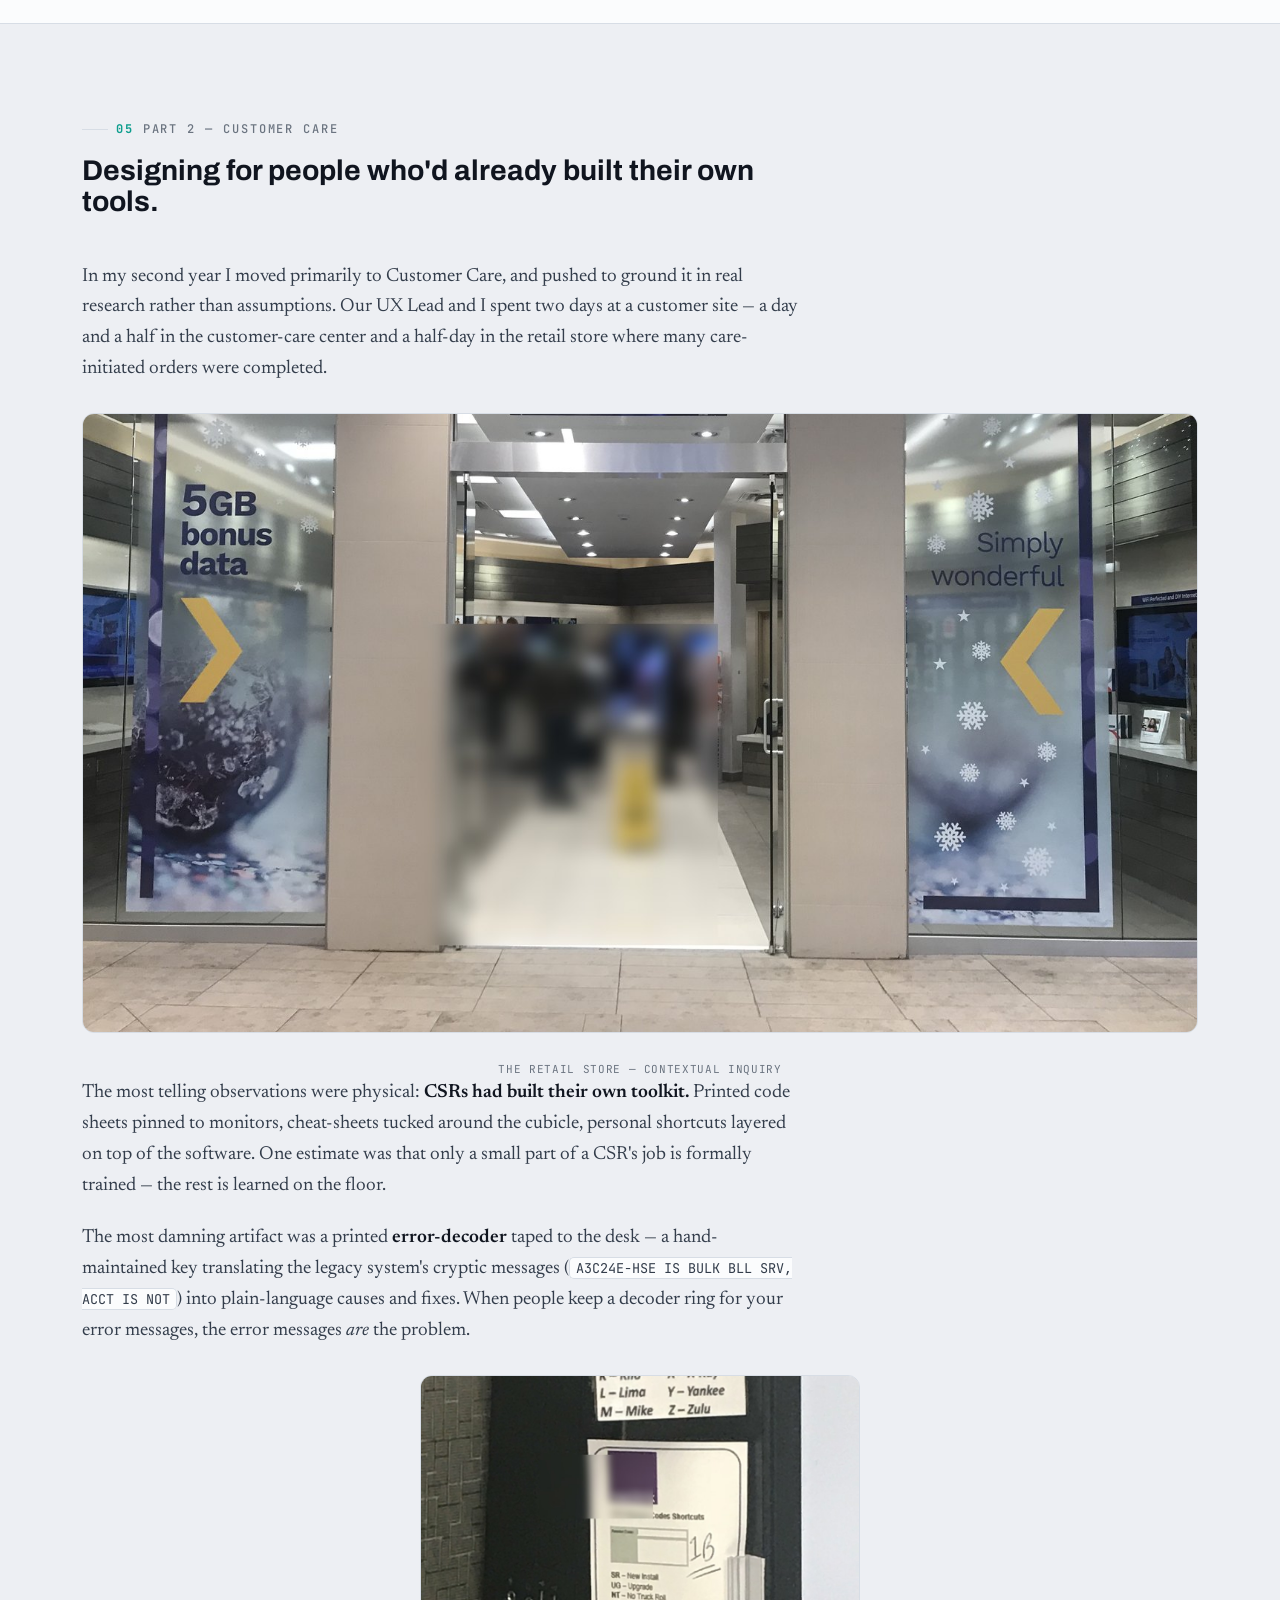
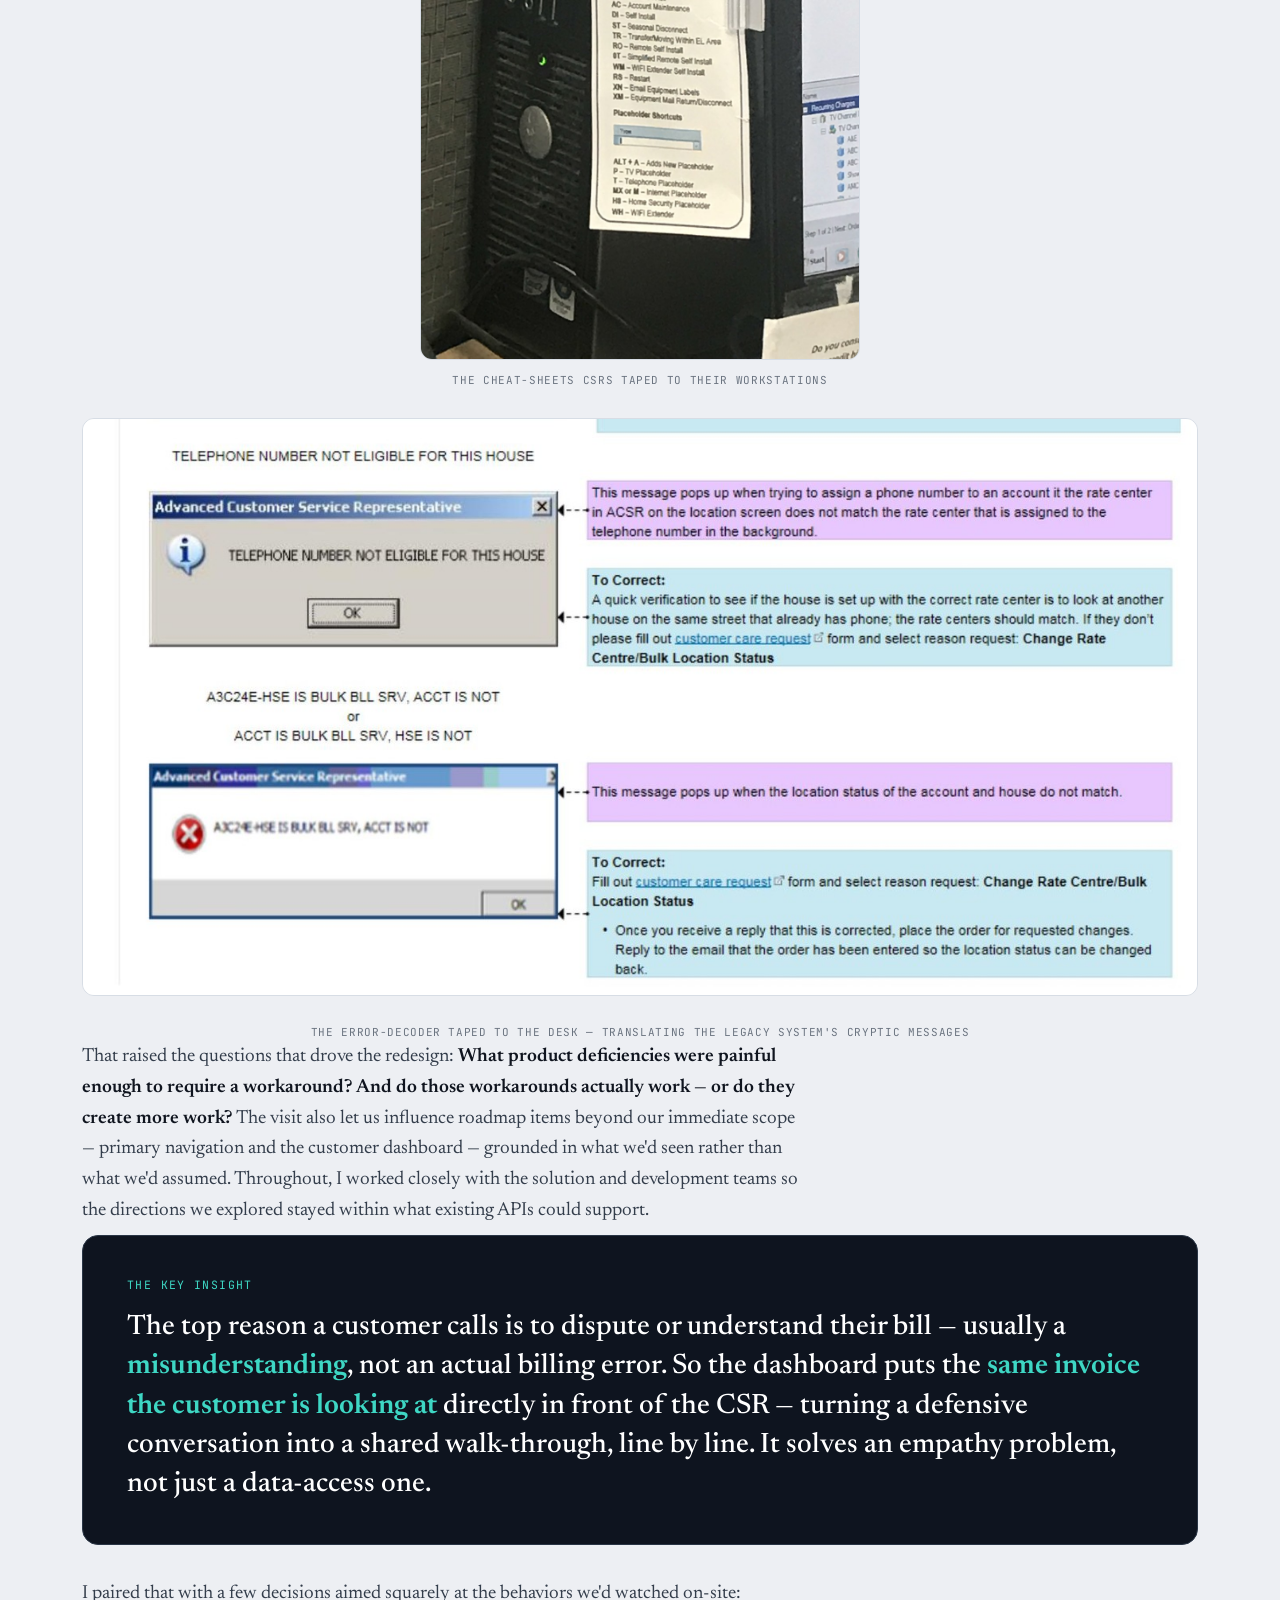
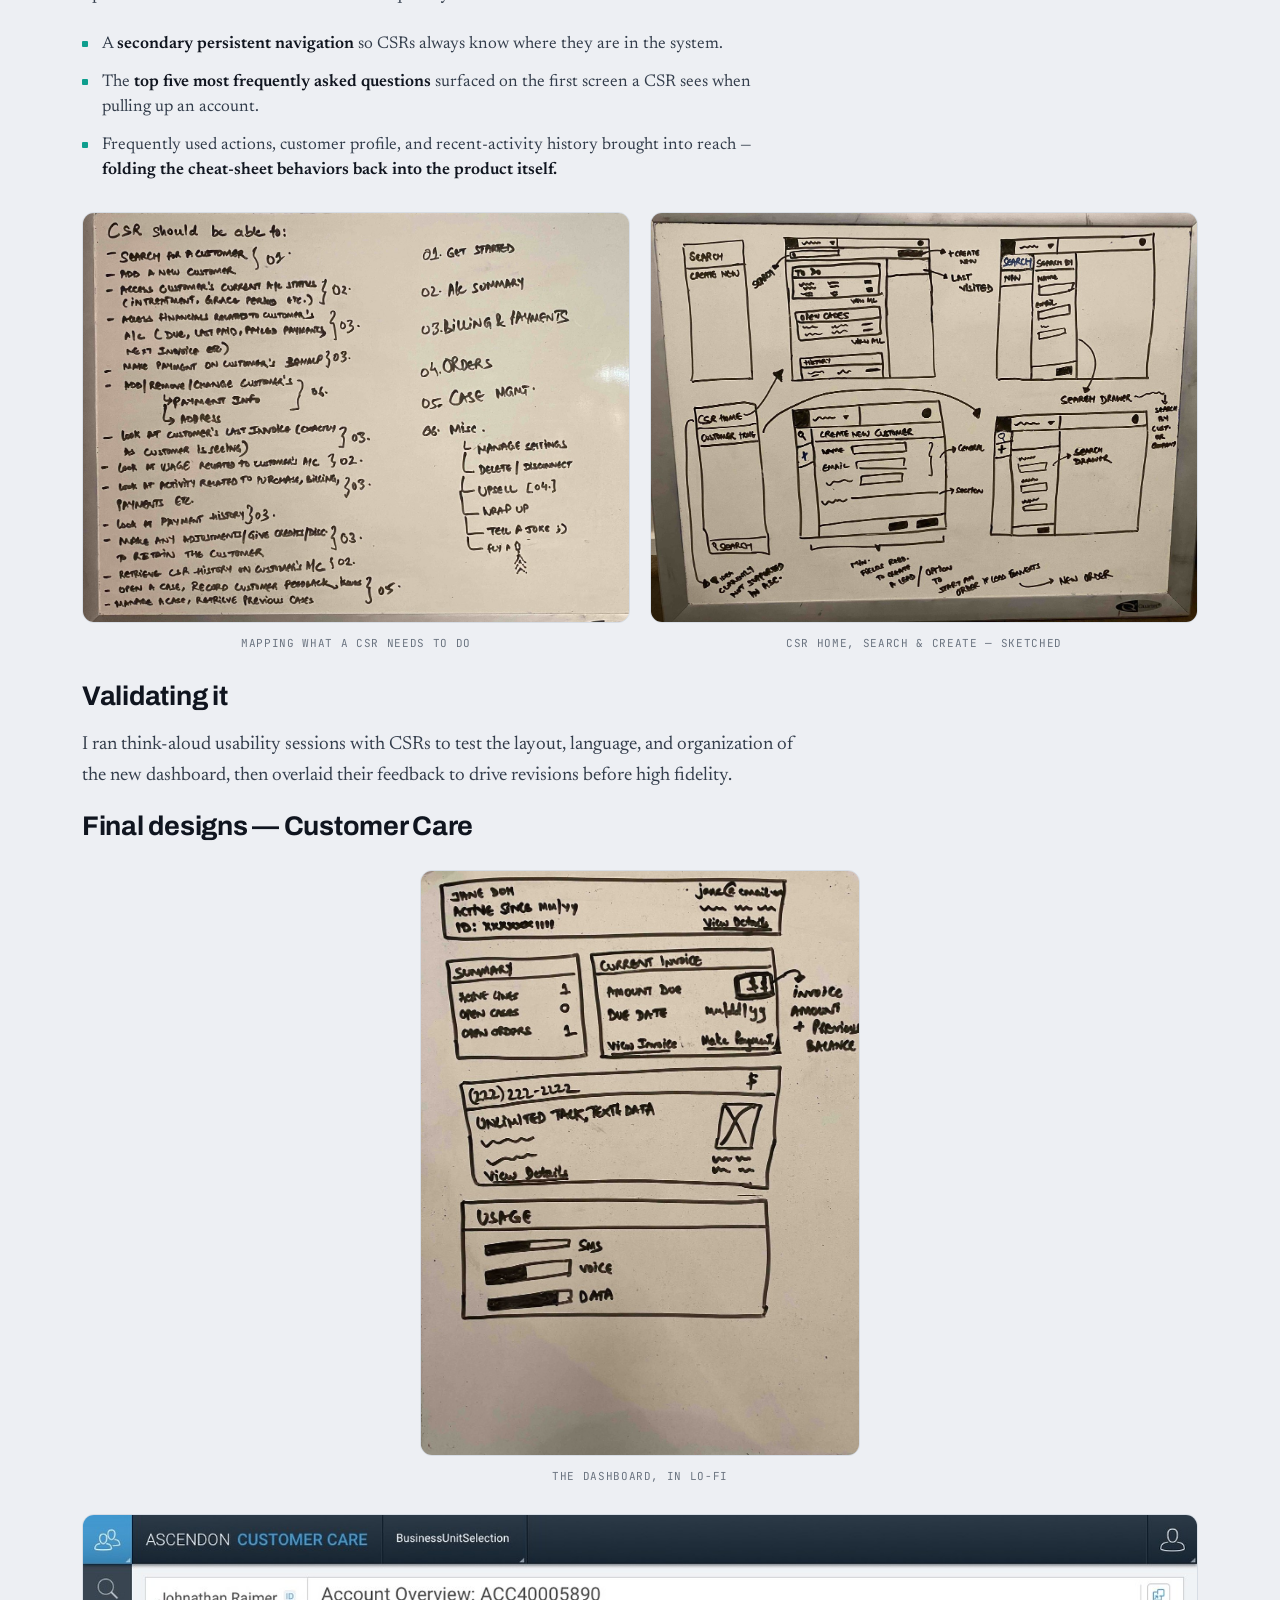
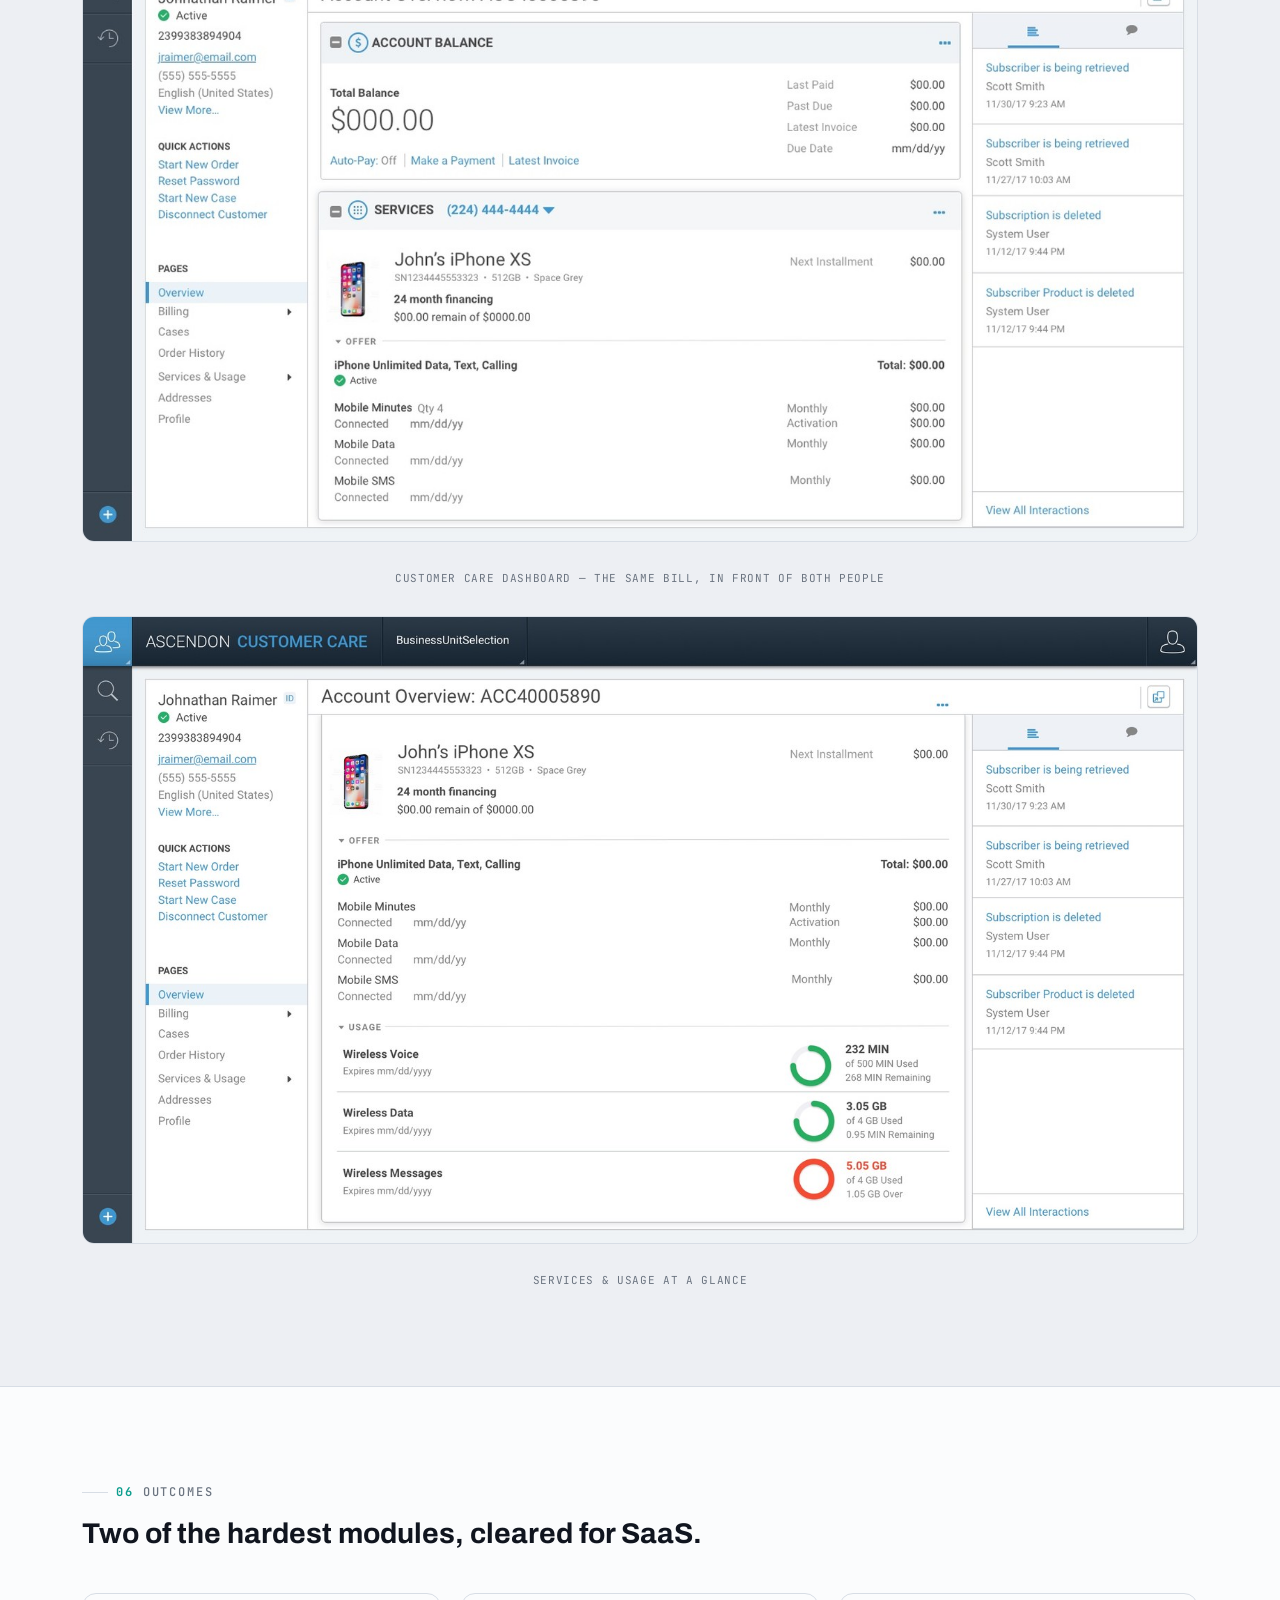
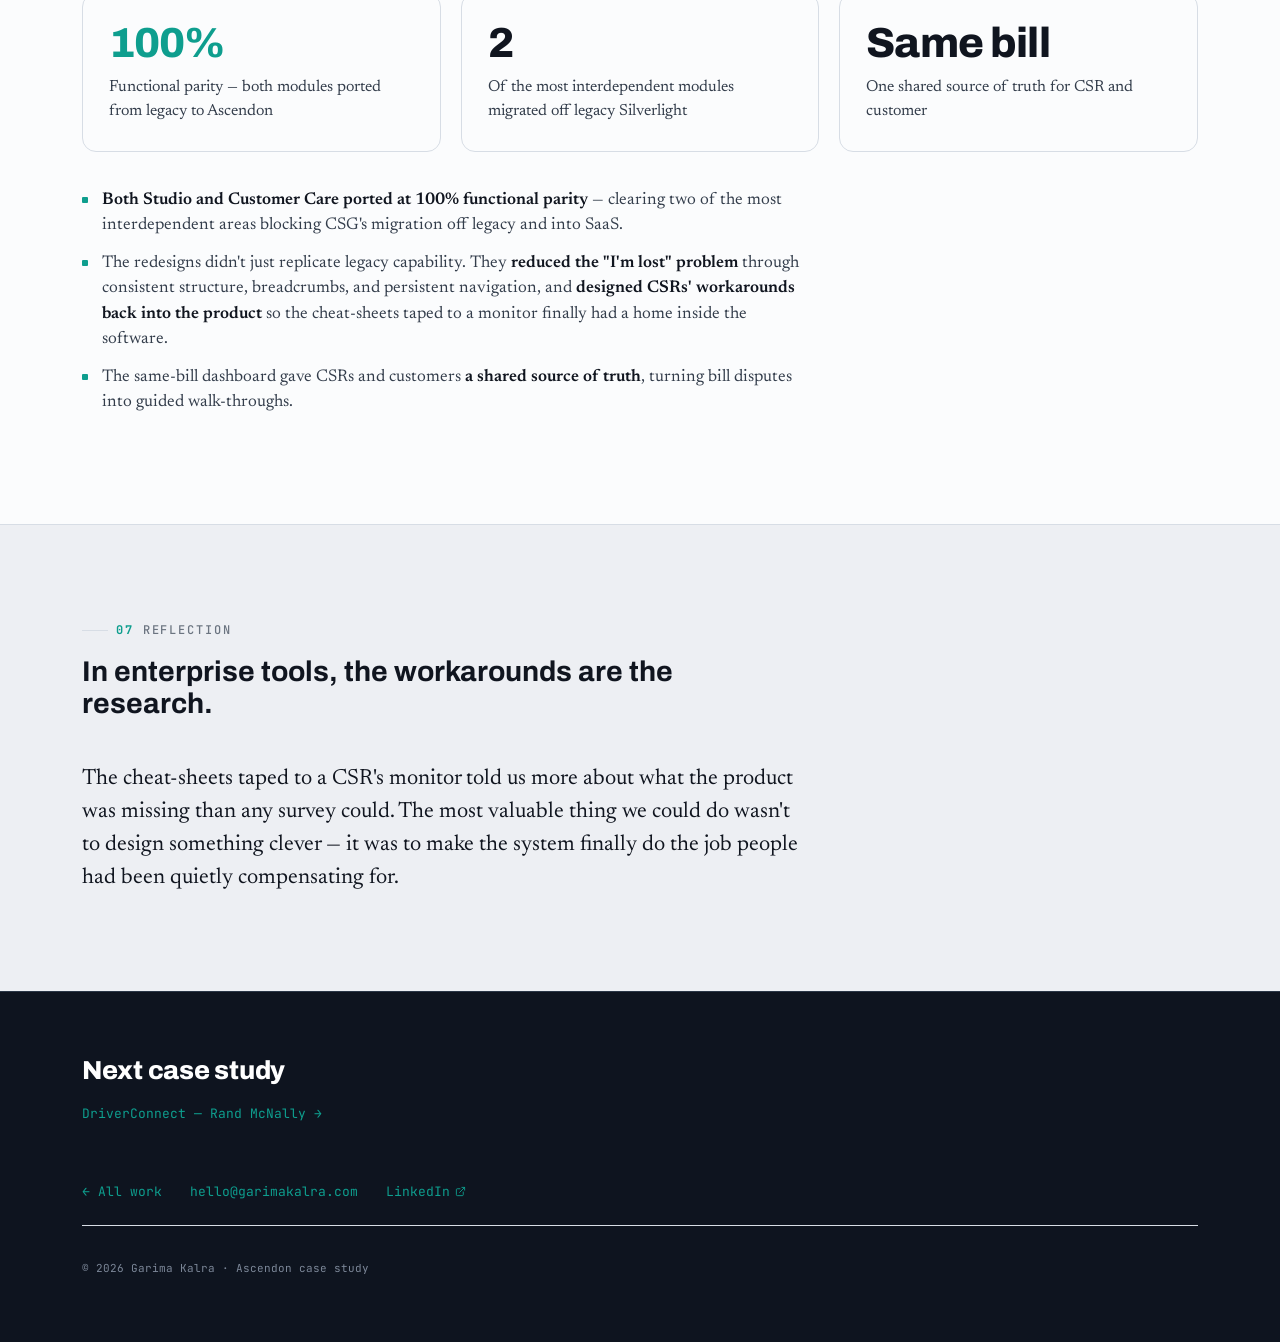
<file: ascendon.html>
<!DOCTYPE html>
<html lang="en">
<head>
<meta charset="UTF-8">
<meta name="viewport" content="width=device-width, initial-scale=1.0">
<title>Ascendon — Porting Legacy Complexity to SaaS · Garima Kalra</title>
<meta name="description" content="Migrating CSG's catalog-management and customer-care modules off a legacy Silverlight system into Ascendon at 100% functional parity — a UX case study by Garima Kalra.">
<link rel="preconnect" href="https://fonts.googleapis.com">
<link rel="preconnect" href="https://fonts.gstatic.com" crossorigin>
<link href="https://fonts.googleapis.com/css2?family=Archivo:wght@400;500;600;700;800;900&family=Archivo+Expanded:wght@600;700;800;900&family=Newsreader:opsz,wght@6..72,400;6..72,500;6..72,600&family=JetBrains+Mono:wght@400;500;700&display=swap" rel="stylesheet">
<link rel="stylesheet" href="styles.css">
<link rel="stylesheet" href="casestudy.css">
  <link rel="icon" href="favicon.ico" sizes="any">
  <link rel="icon" type="image/png" sizes="32x32" href="favicon-32.png">
  <link rel="icon" type="image/png" sizes="16x16" href="favicon-16.png">
  <link rel="apple-touch-icon" href="apple-touch-icon.png">
</head>
<body>

<div class="topbar">
  <div class="wrap">
    <a class="brand" href="index.html"><span class="dot"></span>GARIMA KALRA</a>
    <nav>
      <a href="index.html#work">Work</a>
      <a href="about.html">About</a>
      <a href="Garima_Kalra_Resume.pdf" target="_blank" rel="noopener">Resume<svg class="ext" viewBox="0 0 24 24" fill="none" stroke="currentColor" stroke-width="2" stroke-linecap="round" stroke-linejoin="round" aria-hidden="true"><path d="M18 13v6a2 2 0 0 1-2 2H5a2 2 0 0 1-2-2V8a2 2 0 0 1 2-2h6"/><polyline points="15 3 21 3 21 9"/><line x1="10" y1="14" x2="21" y2="3"/></svg></a>
    </nav>
  </div>
</div>

<!-- HERO -->
<header class="hero">
  <div class="wrap">
    <div class="hero-kicker"><span class="sq"></span>Enterprise SaaS · Subscription &amp; Billing</div>
    <h1>Porting legacy complexity to SaaS — without losing what enterprises depend on.</h1>
    <p class="hero-sub">Migrating CSG's catalog-management and customer-care modules off an aging Silverlight system into Ascendon — <span class="hl">both ported to 100% functional parity</span> — while redesigning the nested, workaround-laden workflows that made the legacy experience slow and error-prone.</p>
    <div class="hero-meta">
      <span class="chip"><b>Product</b> · Ascendon (CSG)</span>
      <span class="chip"><b>Users</b> · CSRs &amp; catalog admins</span>
      <span class="chip"><b>Role</b> · UX/UI Designer</span>
      <span class="chip"><b>Focus</b> · Legacy → SaaS parity &amp; usability</span>
    </div>
  </div>
</header>

<!-- TL;DR -->
<div class="tldr">
  <div class="wrap">
    <div class="tldr-col">
      <h4>The problem</h4>
      <p>A decade-old Silverlight platform had to become a modern SaaS product — at <strong>100% feature parity</strong> — while the legacy UX was punishing: users lost in nested catalog workflows, and a call center run on hand-made cheat-sheets.</p>
    </div>
    <div class="tldr-col">
      <h4>What I designed</h4>
      <p>The <strong>Offers catalog workflow</strong> and the <strong>Customer Care dashboard</strong> — rebuilt for the web with orientation, breadcrumbs, and a shared source of truth.</p>
    </div>
    <div class="tldr-col">
      <h4>The outcome</h4>
      <p>Both modules <strong>shipped to 100% feature parity</strong> — a decade of interdependent functionality lifted off legacy without dropping a capability, with the usability debt fixed along the way.</p>
    </div>
  </div>
</div>

<!-- 01 OVERVIEW -->
<section id="overview">
  <div class="wrap reveal">
    <div class="read">
      <div class="eyebrow"><span class="num">01</span> Overview</div>
      <h2 class="section-head">Lifting years of interdependent functionality off legacy — intact.</h2>
      <p class="lead">Ascendon is CSG's cloud subscription, billing, and monetization platform. Building it as a modern SaaS product meant lifting years of deeply interdependent functionality out of a legacy Silverlight system without losing the capabilities enterprise customers depended on every day.</p>
      <p>I joined as a UX Designer on a team of six, each owning different modules, and worked across the two hardest-to-port areas of the product:</p>
      <ul class="dlist">
        <li><b>Studio (catalog management)</b> — where admins build, structure, and price the products customers subscribe to.</li>
        <li><b>Customer Care</b> — where customer-service reps (CSRs) resolve billing questions and manage accounts.</li>
      </ul>
      <p style="margin-top:22px;"><strong>The result:</strong> both modules were fully ported from legacy to Ascendon — 100% of the functionality migrated — and the redesigns simplified the workflows that had made the legacy experience error-prone.</p>
    </div>
    <img class="shot" src="asc-cover.jpg" alt="The Ascendon platform — module launcher showing Customer Care, Studio, Reporting, Billing and more">
    <div class="caption">Ascendon — the SaaS platform's module launcher (Customer Care and Studio among them)</div>
  </div>
</section>

<!-- 02 MY ROLE -->
<section id="role" style="background:var(--surface);border-top:1px solid var(--line);border-bottom:1px solid var(--line);">
  <div class="wrap reveal">
    <div class="read">
      <div class="eyebrow"><span class="num">02</span> My role</div>
      <h2 class="section-head">Both modules were team efforts. Here's what I drove.</h2>
      <p>Both modules were team efforts under a UX Lead. Within that, these are the specific decisions and designs I owned:</p>
    </div>
    <div class="read">
      <div class="rows">
        <div class="row"><div class="rk">Studio</div><div class="rt"><b>The Offers workflow.</b> As one of two designers on the catalog port, I took the "Offers" entity from research synthesis through hi-fi — and made the call to treat the team's "wizard" request as a need for <em>orientation</em> rather than more linear steps, then designed the breadcrumb-and-hierarchy structure that answered it.</div></div>
        <div class="row"><div class="rk">Care</div><div class="rt"><b>Pushing Customer Care toward real research.</b> As one of three designers on the module, I argued for grounding it in fieldwork instead of assumptions — then co-ran the on-site contextual inquiry and conducted the usability testing that shaped the redesign.</div></div>
        <div class="row"><div class="rk">Care</div><div class="rt"><b>The same-bill dashboard insight.</b> I designed the CSR dashboard around a single decision: put the customer's exact invoice in front of the rep, turning bill disputes from a data problem into an empathy one.</div></div>
      </div>
      <p style="margin-top:30px;">Across both modules, the throughline was the same: take a nested, workaround-laden legacy experience and give power users structure, guidance, and a constant sense of <em>where they are</em> in the system.</p>
    </div>
  </div>
</section>

<!-- 03 DOMAIN -->
<section id="domain">
  <div class="wrap reveal">
    <div class="read">
      <div class="eyebrow"><span class="num">03</span> Getting fluent in a hard domain</div>
      <h2 class="section-head">Before I could design anything credible, I had to understand it.</h2>
      <p>I came on mid-flight, into a product dense with billing and telecom jargon. So I ran listening tours with product owners, product managers, and the client-services teams who onboard and maintain customer catalogs. I worked through CSG University training videos, intranet articles, and legacy help docs. And I clicked through the legacy Silverlight system myself, then re-listened to recorded client sessions — which suddenly made sense once I'd seen the screens being described.</p>
    </div>
    <div class="shot-pair">
      <div><img class="shot" style="margin:0;" src="asc-legacy-care.jpg" alt="Customer Care module in the legacy Silverlight system"><div class="caption">Customer Care — legacy Silverlight</div></div>
      <div><img class="shot" style="margin:0;" src="asc-legacy-studio.jpg" alt="Content Studio catalog in the legacy Silverlight system"><div class="caption">Studio — legacy Silverlight</div></div>
    </div>
    <img class="shot" src="asc-legacy-studio-detail.jpg" alt="Drilling into one product's nested detail in the legacy Studio — a long left rail of tabs and fields">
    <div class="caption">Studio — the nested detail behind a single product</div>
  </div>
</section>

<!-- 04 STUDIO -->
<section id="studio" style="background:var(--surface);border-top:1px solid var(--line);border-bottom:1px solid var(--line);">
  <div class="wrap reveal">
    <div class="read">
      <div class="eyebrow"><span class="num">04</span> Part 1 — Studio: porting the catalog</div>
      <h2 class="section-head">"Wizard" didn't mean more steps. It meant orientation.</h2>
      <p>Catalog management is where the business models its products — and in the legacy system, it was punishing. Research with the client-services team surfaced two clear themes:</p>
      <ul class="dlist">
        <li><b>Users got lost</b> in the nested, dependent workflows required to create a product.</li>
        <li>They asked for a <b>"wizard-like" guided flow.</b> But most of these tasks were <em>already</em> step-by-step in the legacy system — so the real need wasn't more steps. It was <b>orientation</b>: knowing where you are, what's required, and how to get back.</li>
      </ul>
    </div>

    <figure style="max-width:640px;margin:28px auto 0;">
      <img class="shot" style="margin:0;" src="asc-studio-research.jpg" alt="Research synthesis — key takeaways from Studio interviews: object-oriented not workflow-oriented, users get lost in nested workflows, desire for guidance">
      <div class="caption">Research synthesis — key takeaways from Studio interviews</div>
    </figure>

    <div class="read"><p class="pull">That reframe — <span class="tealw">"wizard" meant guidance, not linearity</span> — is what shaped my approach to Offers.</p></div>

    <div class="read" style="padding-top:22px;">
      <h3 class="subhead">Designing the Offers workflow</h3>
      <p>Working from our shared ideation sessions, I created block-frames for the Offers entity focused on making the structure legible: clear hierarchy, a persistent sense of place, and a breadcrumb path so users could drill into pricing detail and find their way back without losing context. I presented the direction in our weekly product-and-engineering touchpoint, folded in feedback, and moved to high fidelity.</p>
    </div>
    <div class="shot-pair">
      <div><img class="shot" style="margin:0;" src="asc-studio-ideation.jpg" alt="Whiteboard ideation for the Offers workflow"><div class="caption">Whiteboards at a glance</div></div>
      <div><img class="shot" style="margin:0;" src="asc-studio-blockframes.jpg" alt="Block-frames for the Offers entity"><div class="caption">Block-frames — Offers</div></div>
    </div>

    <div class="read"><h3 class="subhead" style="margin-top:20px;">Final designs — Studio</h3></div>
    <img class="shot" src="asc-studio-offers.jpg" alt="Studio Offers page — final design">
    <div class="caption">Studio — Offers page</div>
    <div class="shot-pair">
      <div><img class="shot" style="margin:0;" src="asc-studio-pricing.jpg" alt="Offers, options and pricing page"><div class="caption">Offers → Options &amp; Pricing</div></div>
      <div><img class="shot" style="margin:0;" src="asc-studio-breadcrumb.jpg" alt="Drill to pricing plan detail with a breadcrumb back"><div class="caption">Drill to pricing detail, with a breadcrumb back</div></div>
    </div>
    <div class="read">
      <p>The breadcrumb and consistent structure directly answered the "I'm lost" problem: users could move through the dependency chain of an offer without losing their place.</p>
    </div>
  </div>
</section>

<!-- 05 CUSTOMER CARE -->
<section id="care">
  <div class="wrap reveal">
    <div class="read">
      <div class="eyebrow"><span class="num">05</span> Part 2 — Customer Care</div>
      <h2 class="section-head">Designing for people who'd already built their own tools.</h2>
      <p>In my second year I moved primarily to Customer Care, and pushed to ground it in real research rather than assumptions. Our UX Lead and I spent two days at a customer site — a day and a half in the customer-care center and a half-day in the retail store where many care-initiated orders were completed.</p>
    </div>
    <img class="shot" src="asc-care-store.jpg" alt="The retail store where many care-initiated orders were completed">
    <div class="caption">The retail store — contextual inquiry</div>

    <div class="read">
      <p>The most telling observations were physical: <strong>CSRs had built their own toolkit.</strong> Printed code sheets pinned to monitors, cheat-sheets tucked around the cubicle, personal shortcuts layered on top of the software. One estimate was that only a small part of a CSR's job is formally trained — the rest is learned on the floor.</p>
      <p>The most damning artifact was a printed <strong>error-decoder</strong> taped to the desk — a hand-maintained key translating the legacy system's cryptic messages (<span class="u-mono" style="font-size:13.5px;background:var(--surface);border:1px solid var(--line);padding:1px 6px;border-radius:5px;">A3C24E-HSE IS BULK BLL SRV, ACCT IS NOT</span>) into plain-language causes and fixes. When people keep a decoder ring for your error messages, the error messages <em>are</em> the problem.</p>
    </div>

    <figure style="max-width:440px;margin:28px auto 0;">
      <img class="shot" style="margin:0;" src="asc-care-workarounds.jpg" alt="Reason-code and shortcut cheat-sheets taped to a CSR's workstation">
      <div class="caption">The cheat-sheets CSRs taped to their workstations</div>
    </figure>

    <img class="shot" src="asc-care-errors.jpg" alt="The taped error-decoder — cryptic legacy error dialogs paired with plain-language explanations and fixes">
    <div class="caption">The error-decoder taped to the desk — translating the legacy system's cryptic messages</div>

    <div class="read">
      <p>That raised the questions that drove the redesign: <strong>What product deficiencies were painful enough to require a workaround? And do those workarounds actually work — or do they create more work?</strong> The visit also let us influence roadmap items beyond our immediate scope — primary navigation and the customer dashboard — grounded in what we'd seen rather than what we'd assumed. Throughout, I worked closely with the solution and development teams so the directions we explored stayed within what existing APIs could support.</p>
    </div>

    <div class="callout reveal">
      <div class="ck">The key insight</div>
      <p>The top reason a customer calls is to dispute or understand their bill — usually a <strong>misunderstanding</strong>, not an actual billing error. So the dashboard puts the <strong>same invoice the customer is looking at</strong> directly in front of the CSR — turning a defensive conversation into a shared walk-through, line by line. It solves an empathy problem, not just a data-access one.</p>
    </div>

    <div class="read">
      <p style="margin-top:34px;">I paired that with a few decisions aimed squarely at the behaviors we'd watched on-site:</p>
      <ul class="dlist">
        <li>A <b>secondary persistent navigation</b> so CSRs always know where they are in the system.</li>
        <li>The <b>top five most frequently asked questions</b> surfaced on the first screen a CSR sees when pulling up an account.</li>
        <li>Frequently used actions, customer profile, and recent-activity history brought into reach — <b>folding the cheat-sheet behaviors back into the product itself.</b></li>
      </ul>
    </div>

    <div class="shot-pair">
      <div><img class="shot" style="margin:0;" src="asc-care-scenarios.jpg" alt="Whiteboard mapping what a CSR needs to be able to do, grouped into sections"><div class="caption">Mapping what a CSR needs to do</div></div>
      <div><img class="shot" style="margin:0;" src="asc-care-nav.jpg" alt="Whiteboard sketches of CSR home, search, and create-new-customer flows"><div class="caption">CSR home, search &amp; create — sketched</div></div>
    </div>

    <div class="read">
      <h3 class="subhead" style="margin-top:8px;">Validating it</h3>
      <p>I ran think-aloud usability sessions with CSRs to test the layout, language, and organization of the new dashboard, then overlaid their feedback to drive revisions before high fidelity.</p>
    </div>

    <div class="read"><h3 class="subhead" style="margin-top:20px;">Final designs — Customer Care</h3></div>

    <figure style="max-width:440px;margin:28px auto 0;">
      <img class="shot" style="margin:0;" src="asc-care-dashboard-lofi.jpg" alt="Low-fidelity whiteboard sketch of the CSR dashboard — summary, current invoice, and usage">
      <div class="caption">The dashboard, in lo-fi</div>
    </figure>

    <img class="shot" src="asc-care-dashboard.jpg" alt="Customer Care dashboard — account overview with balance, services, and the same invoice the customer sees">
    <div class="caption">Customer Care dashboard — the same bill, in front of both people</div>
    <img class="shot" src="asc-care-services.jpg" alt="Customer Care dashboard — services and usage at a glance with wireless voice, data, and messages">
    <div class="caption">Services &amp; usage at a glance</div>
  </div>
</section>

<!-- 06 OUTCOMES -->
<section id="outcomes" style="background:var(--surface);border-top:1px solid var(--line);border-bottom:1px solid var(--line);">
  <div class="wrap reveal">
    <div class="read">
      <div class="eyebrow"><span class="num">06</span> Outcomes</div>
      <h2 class="section-head">Two of the hardest modules, cleared for SaaS.</h2>
    </div>
    <div class="metrics">
      <div class="metric teal"><div class="big">100%</div><div class="lbl">Functional parity — both modules ported from legacy to Ascendon</div></div>
      <div class="metric"><div class="big">2</div><div class="lbl">Of the most interdependent modules migrated off legacy Silverlight</div></div>
      <div class="metric"><div class="big">Same bill</div><div class="lbl">One shared source of truth for CSR and customer</div></div>
    </div>
    <div class="read" style="margin-top:36px;">
      <ul class="dlist">
        <li><b>Both Studio and Customer Care ported at 100% functional parity</b> — clearing two of the most interdependent areas blocking CSG's migration off legacy and into SaaS.</li>
        <li>The redesigns didn't just replicate legacy capability. They <b>reduced the "I'm lost" problem</b> through consistent structure, breadcrumbs, and persistent navigation, and <b>designed CSRs' workarounds back into the product</b> so the cheat-sheets taped to a monitor finally had a home inside the software.</li>
        <li>The same-bill dashboard gave CSRs and customers <b>a shared source of truth</b>, turning bill disputes into guided walk-throughs.</li>
      </ul>
    </div>
  </div>
</section>

<!-- 07 REFLECTION -->
<section id="reflection">
  <div class="wrap reveal">
    <div class="read">
      <div class="eyebrow"><span class="num">07</span> Reflection</div>
      <h2 class="section-head">In enterprise tools, the workarounds are the research.</h2>
      <p class="lead">The cheat-sheets taped to a CSR's monitor told us more about what the product was missing than any survey could. The most valuable thing we could do wasn't to design something clever — it was to make the system finally do the job people had been quietly compensating for.</p>
    </div>
  </div>
</section>

<footer>
  <div class="wrap">
    <h3>Next case study</h3>
    <p class="ft-sub"><a class="link-b" href="driverconnect.html">DriverConnect — Rand McNally →</a></p>
    <div class="row" style="margin-top:30px;">
      <a class="link-b" href="index.html#work">← All work</a>
      <a class="link-b" href="mailto:hello@garimakalra.com">hello@garimakalra.com</a>
      <a class="link-b" href="https://www.linkedin.com/in/kalragarima/" target="_blank" rel="noopener">LinkedIn<svg class="ext" viewBox="0 0 24 24" fill="none" stroke="currentColor" stroke-width="2" stroke-linecap="round" stroke-linejoin="round" aria-hidden="true"><path d="M18 13v6a2 2 0 0 1-2 2H5a2 2 0 0 1-2-2V8a2 2 0 0 1 2-2h6"/><polyline points="15 3 21 3 21 9"/><line x1="10" y1="14" x2="21" y2="3"/></svg></a>
    </div>
    <p class="copy">© 2026 Garima Kalra · Ascendon case study</p>
  </div>
</footer>

<script src="site.js"></script>
</body>
</html>
</file>
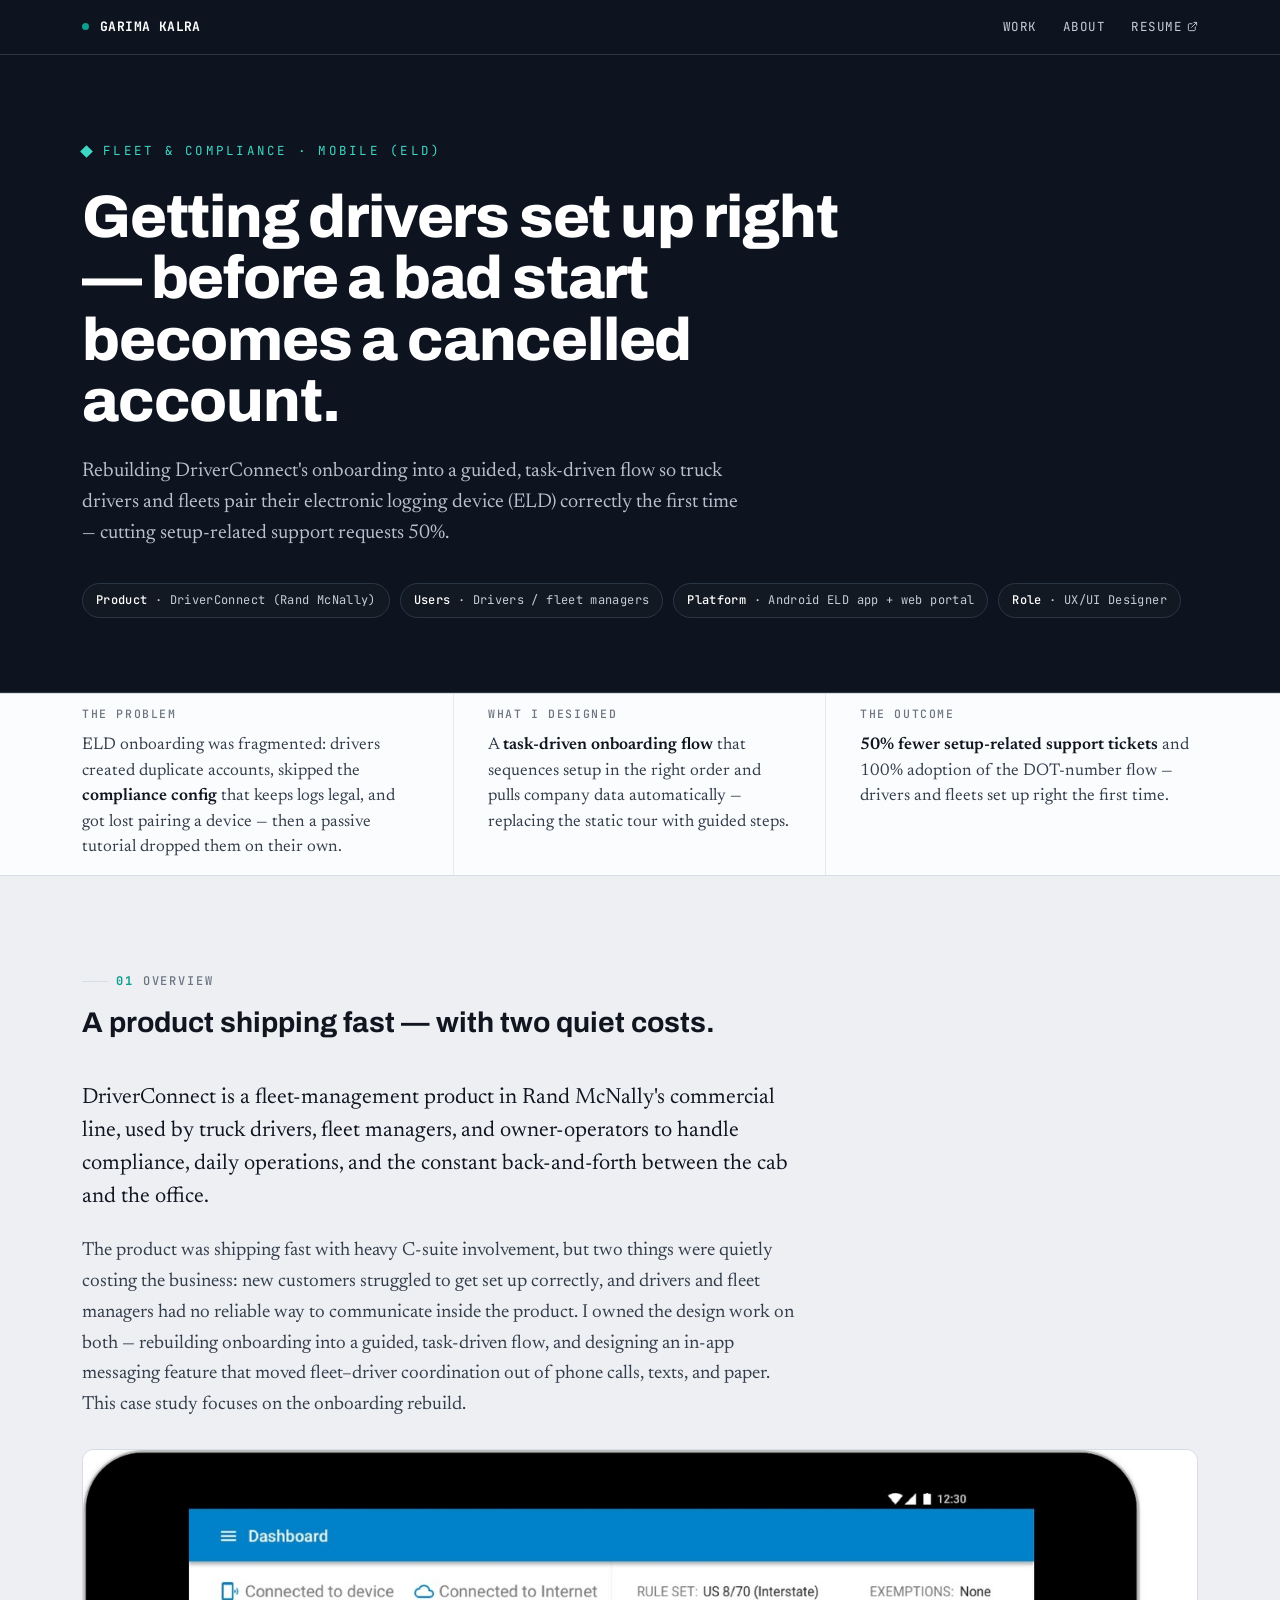
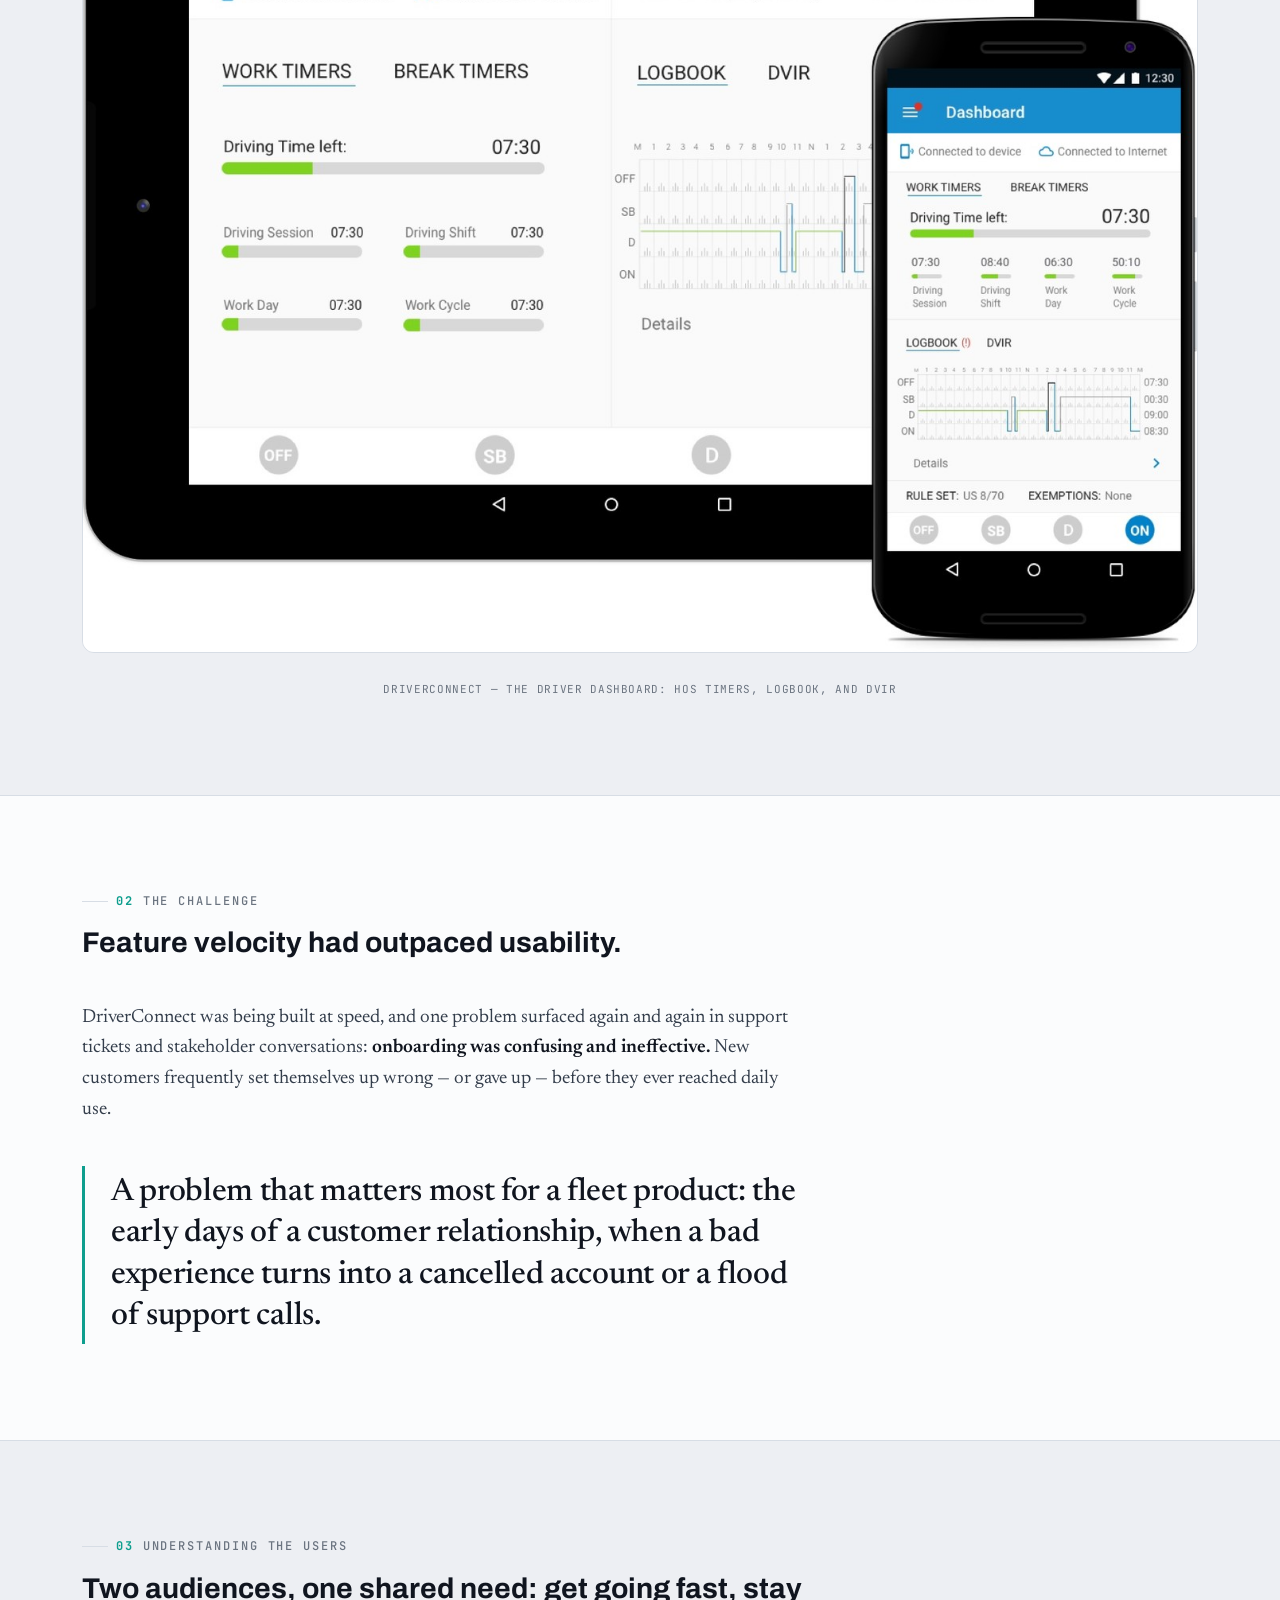
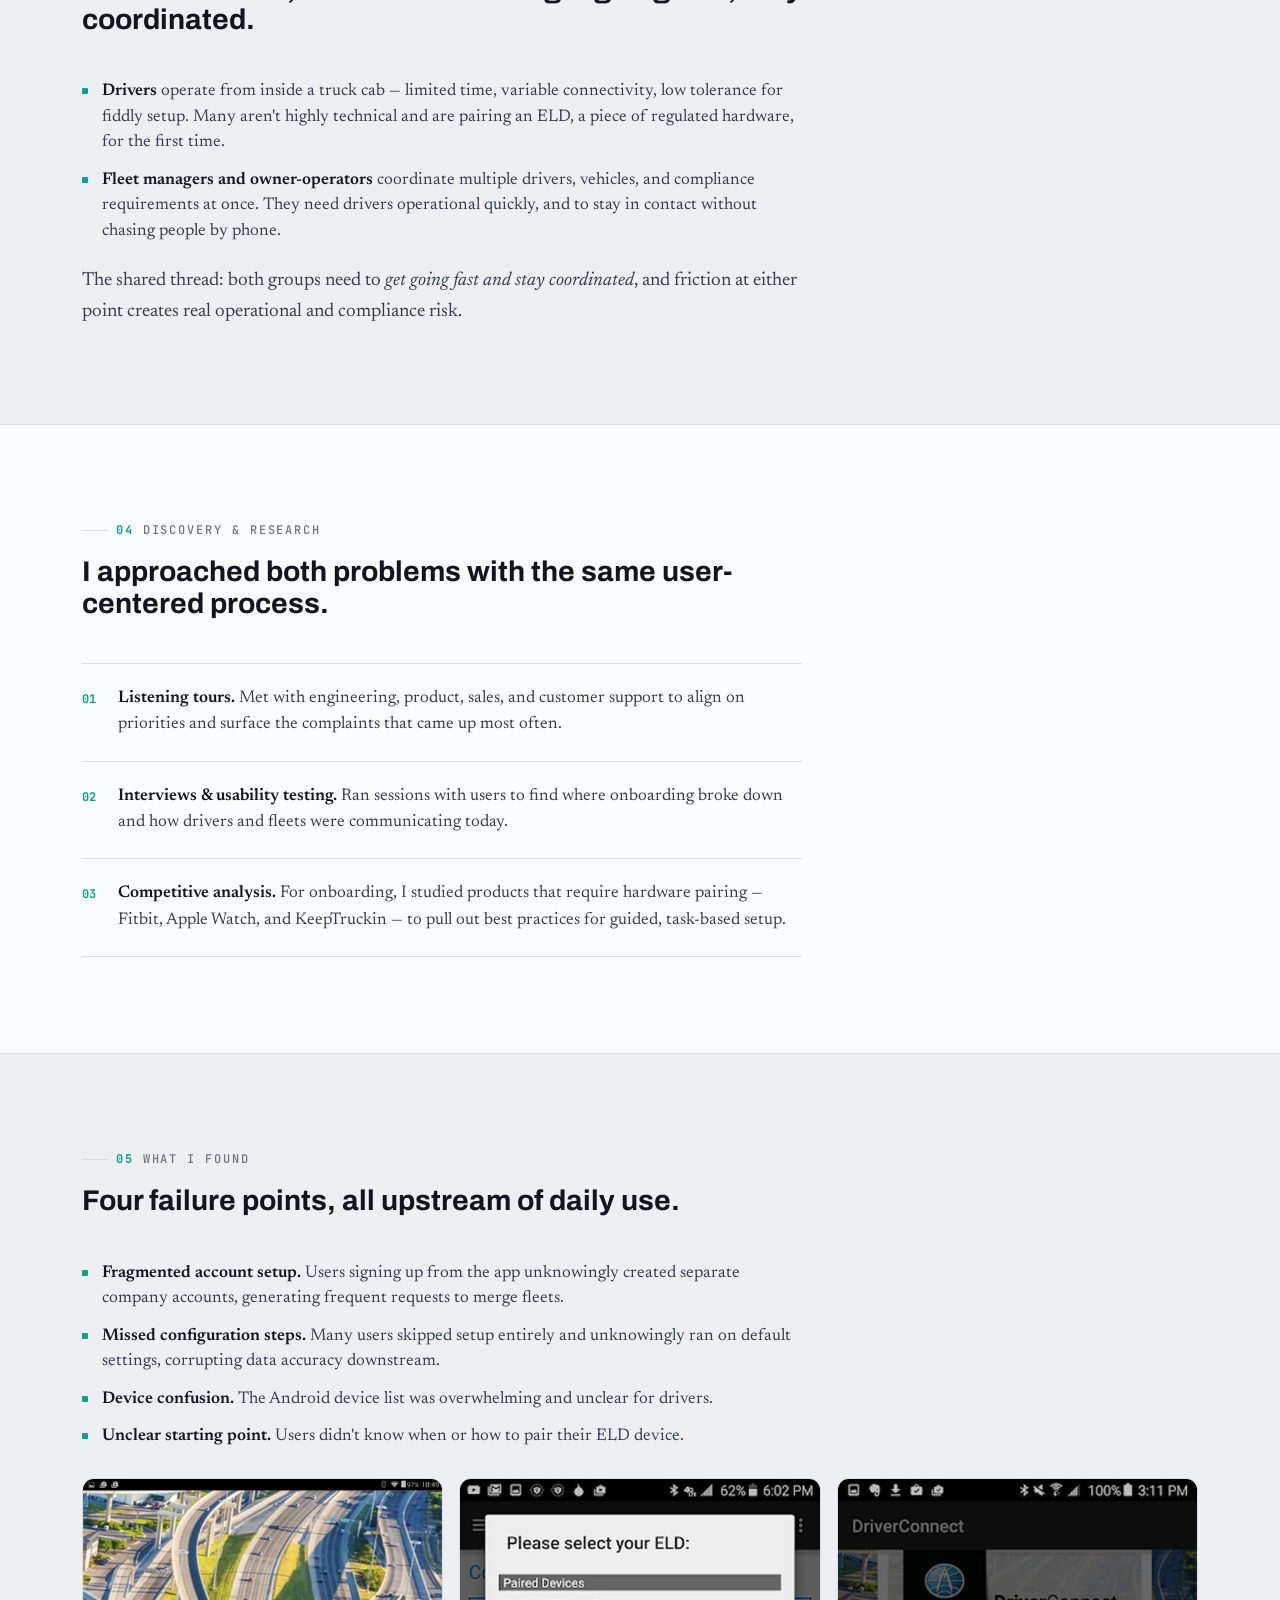
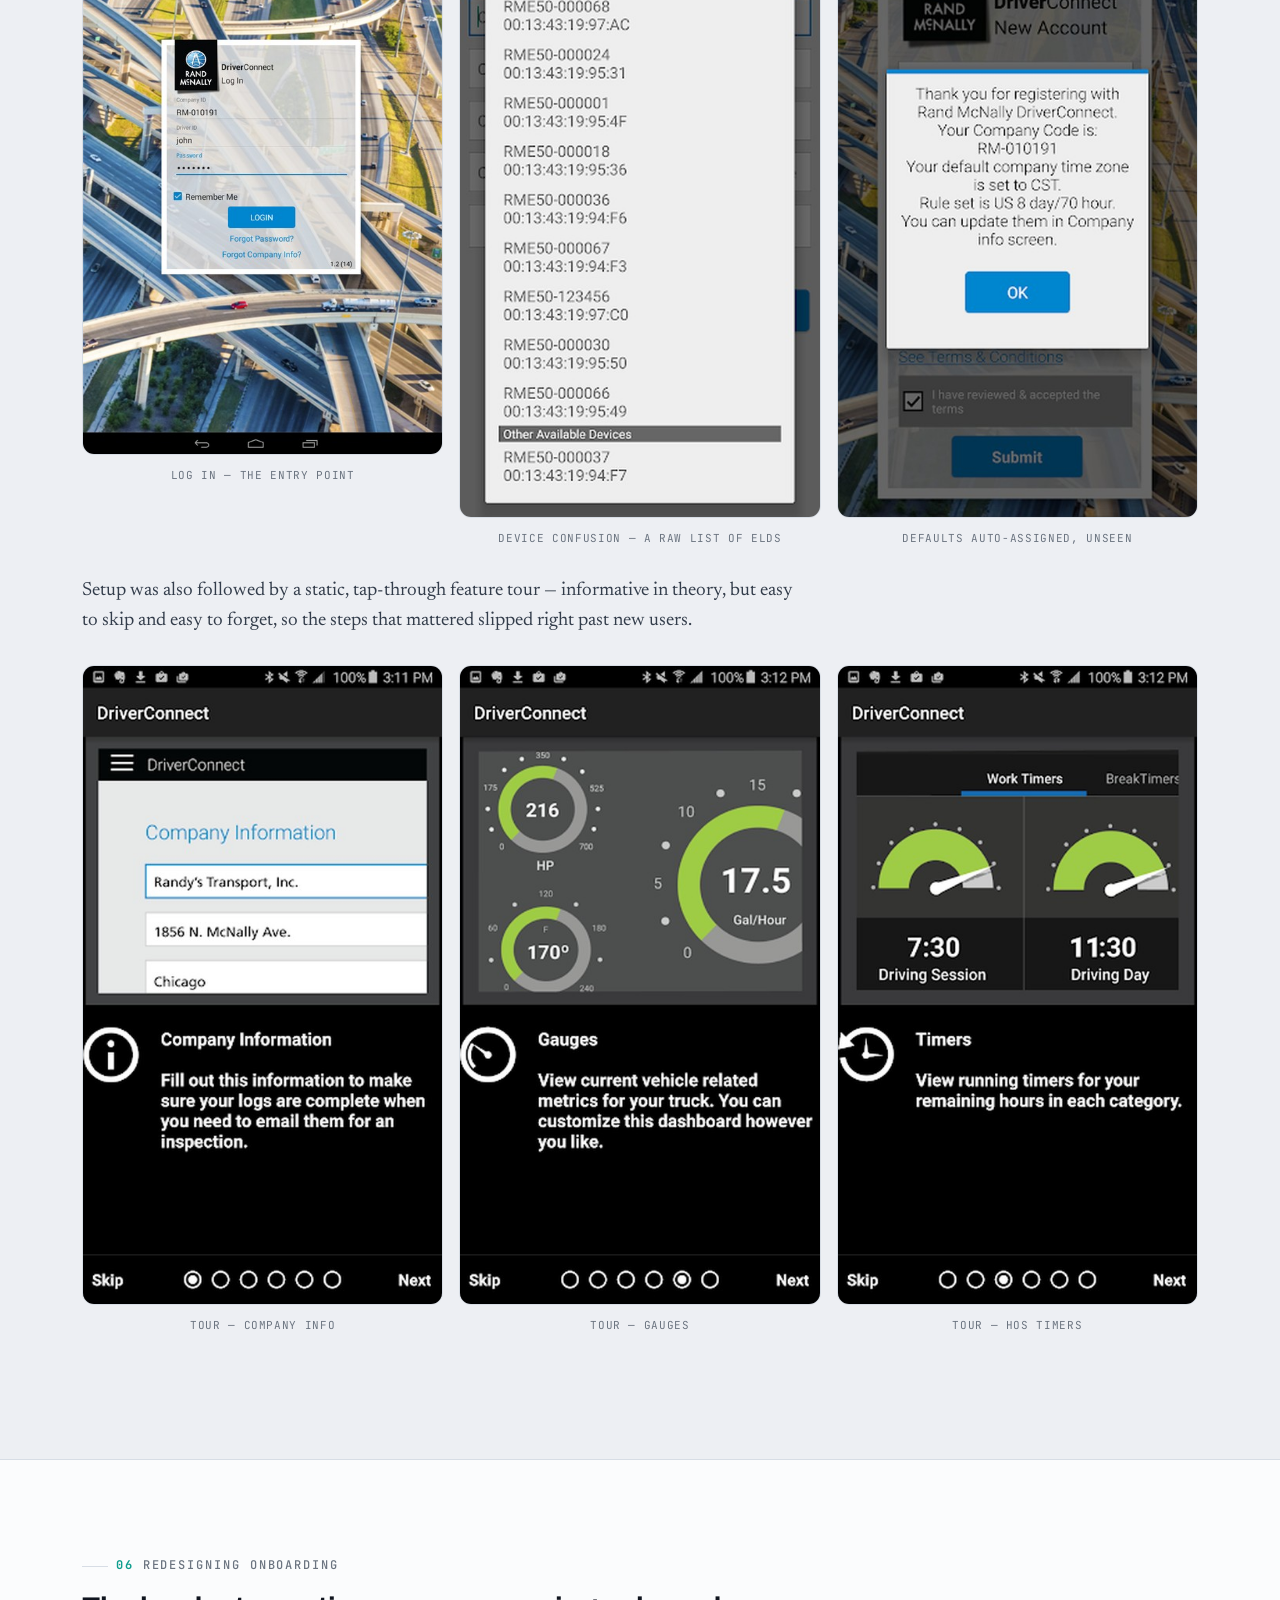
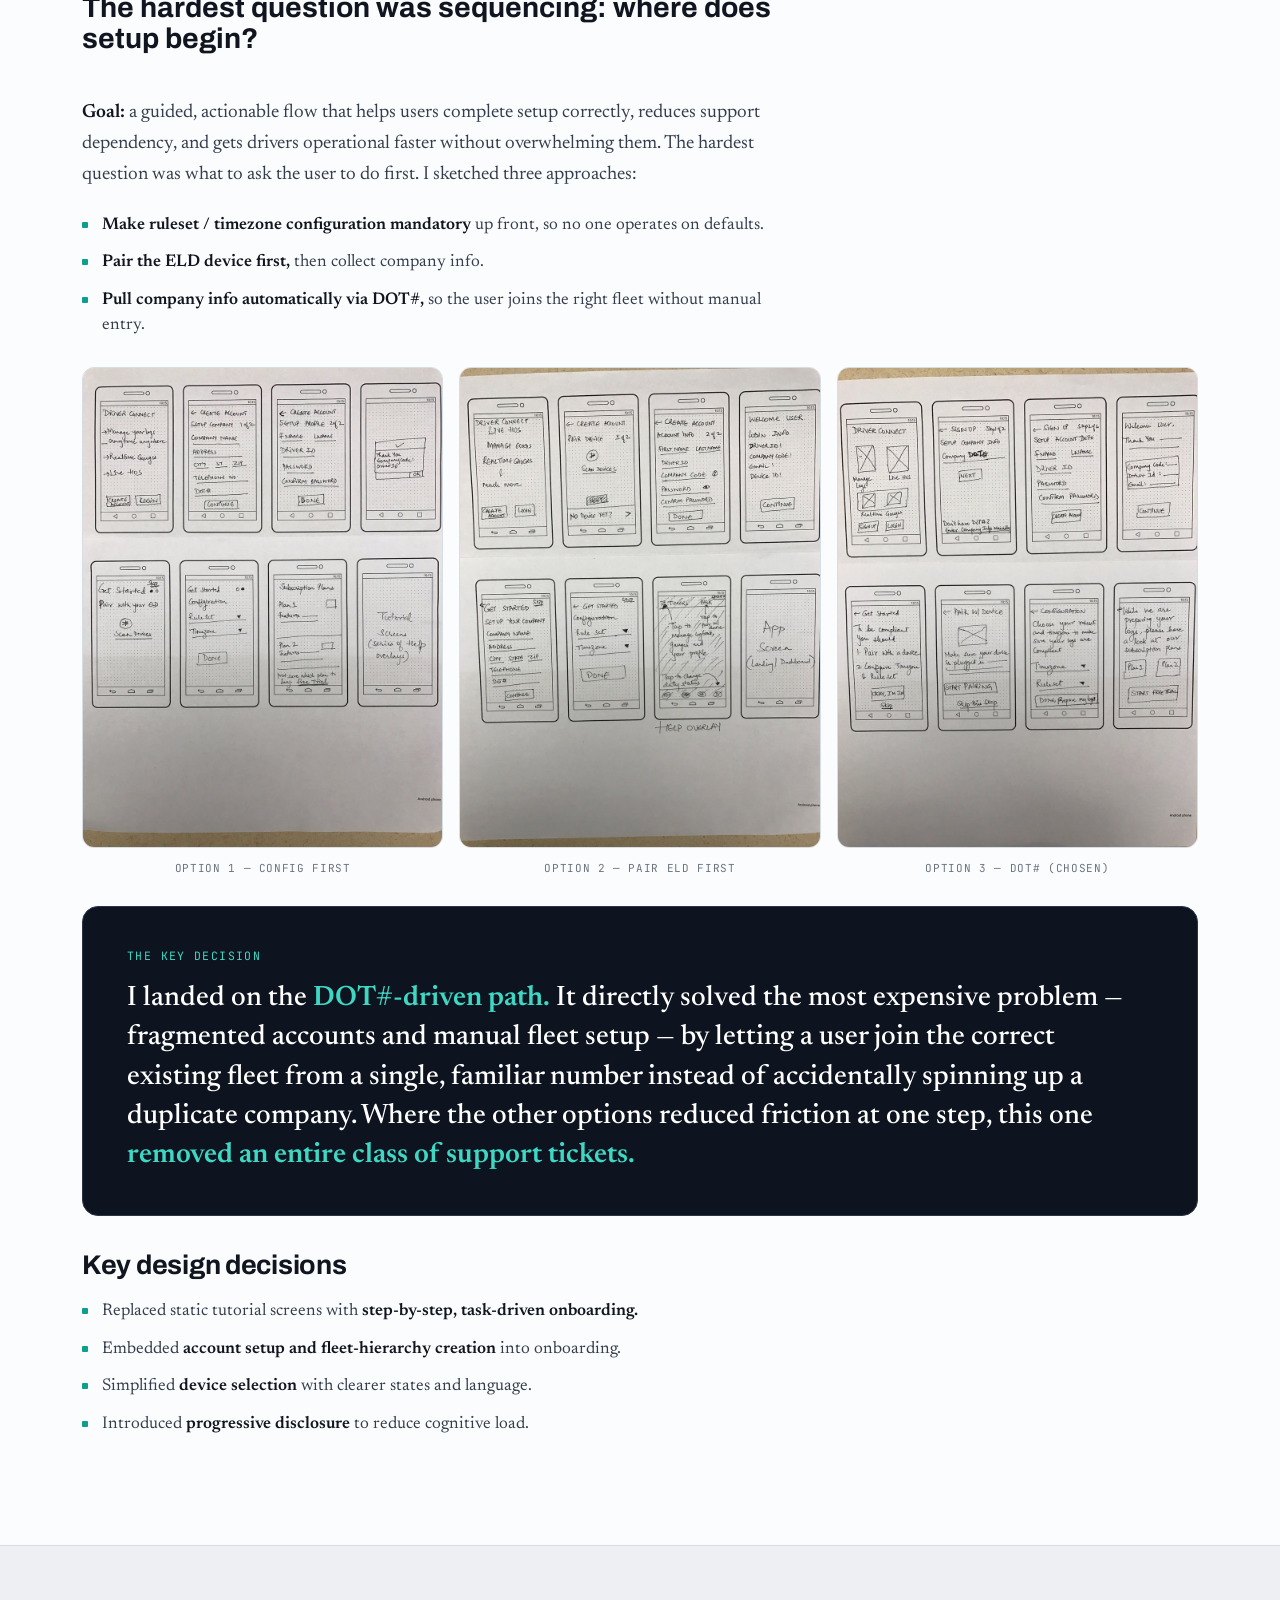
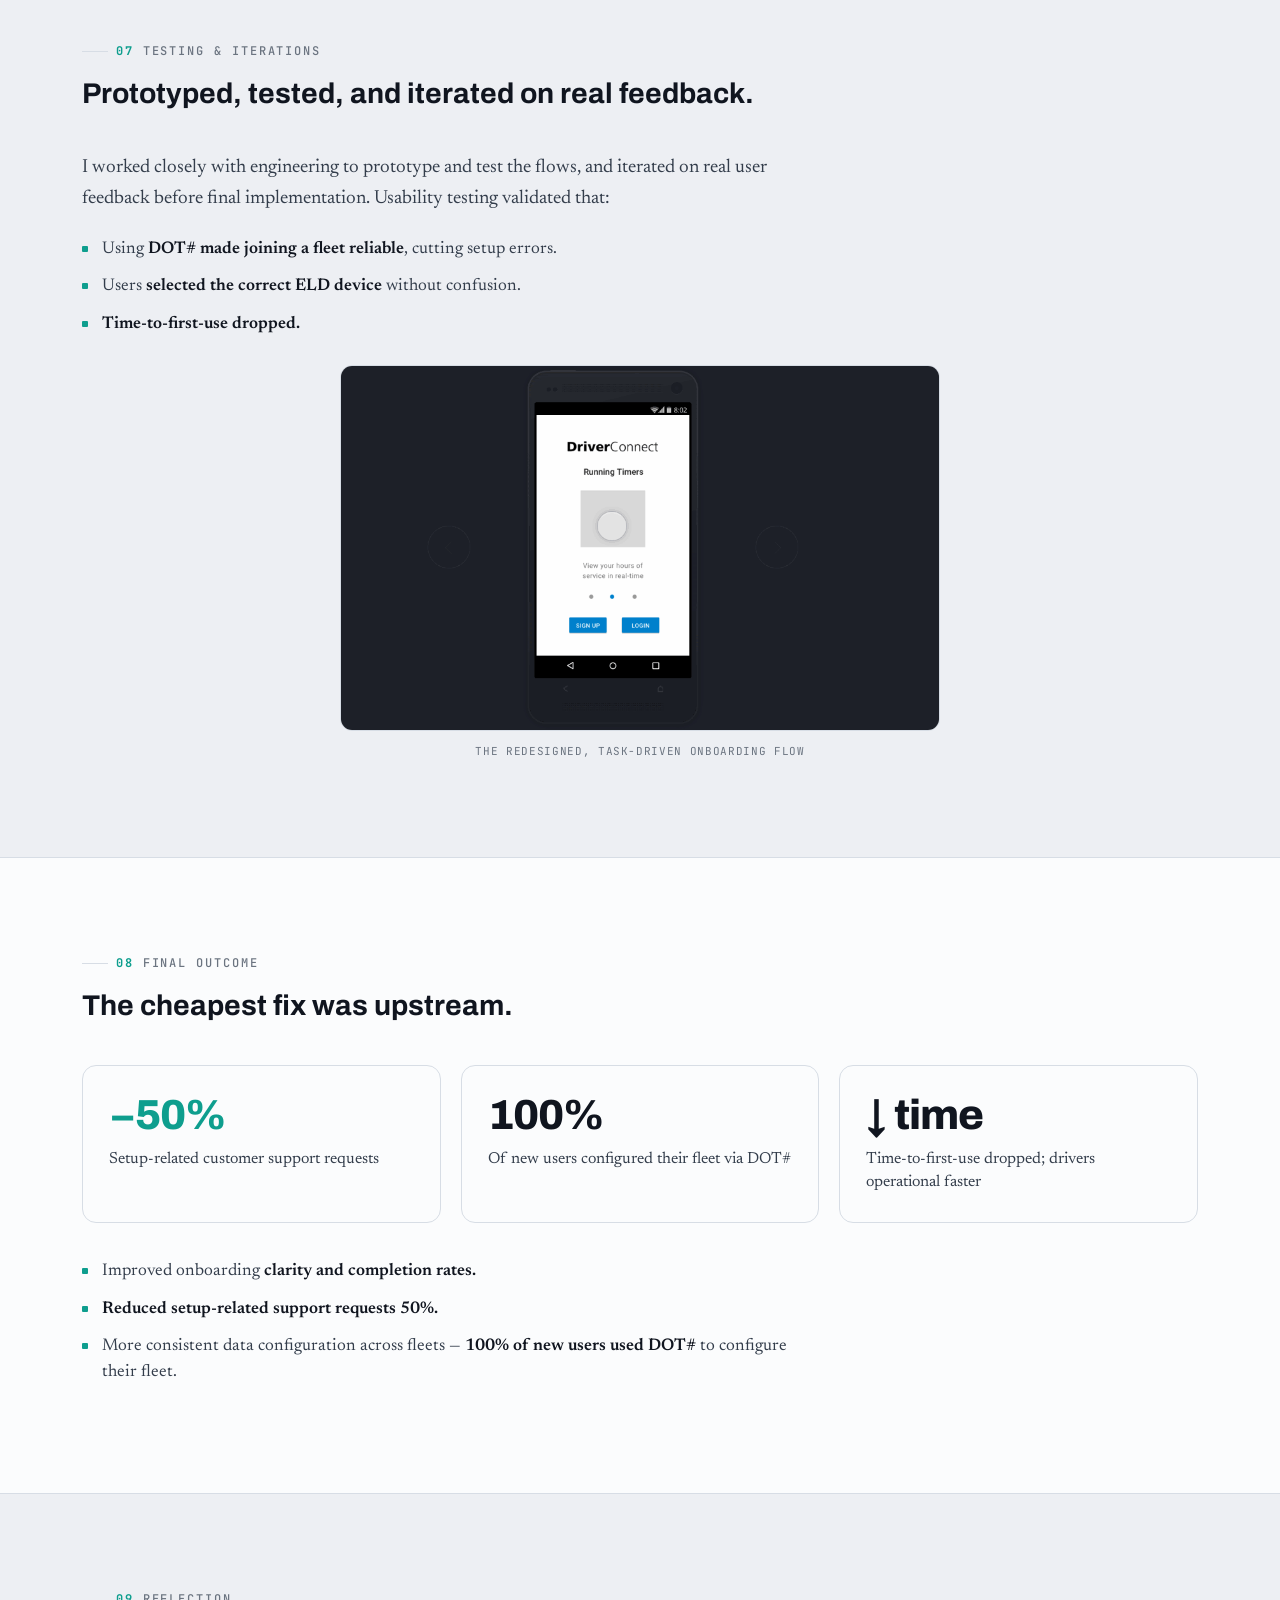
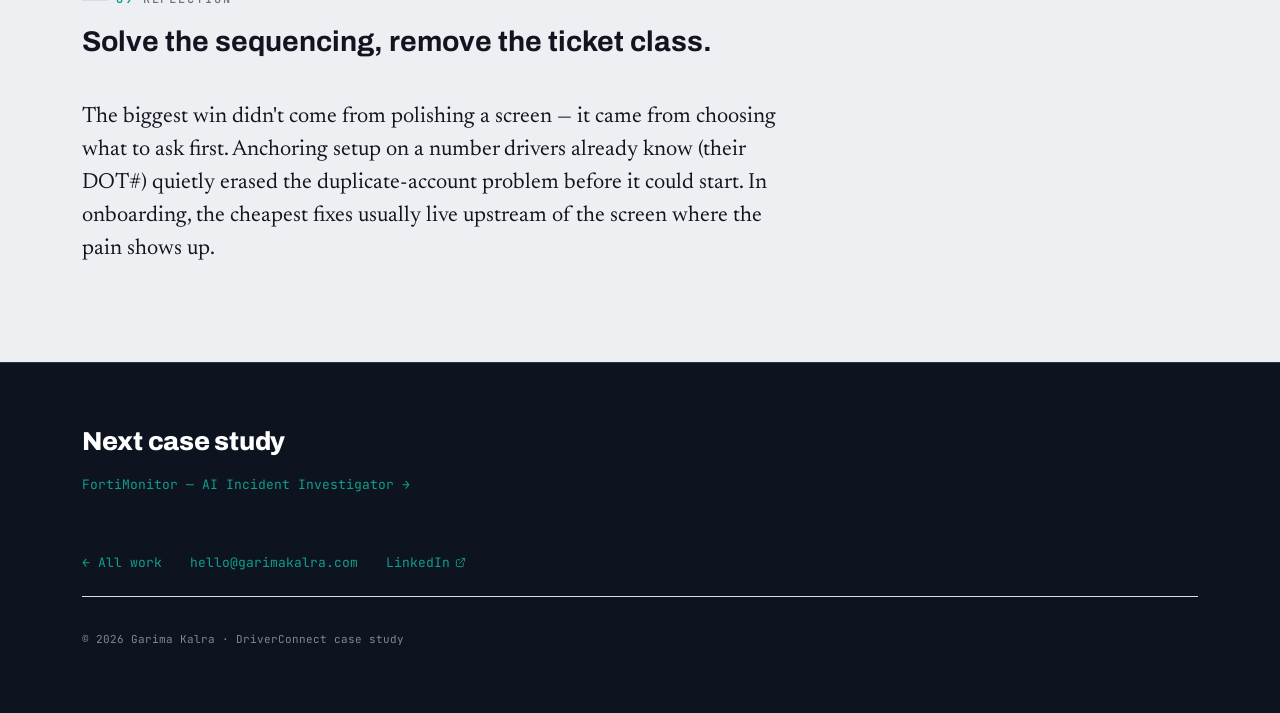
<file: driverconnect.html>
<!DOCTYPE html>
<html lang="en">
<head>
<meta charset="UTF-8">
<meta name="viewport" content="width=device-width, initial-scale=1.0">
<title>DriverConnect — Improving New User Onboarding · Garima Kalra</title>
<meta name="description" content="Rebuilding DriverConnect's ELD onboarding into a guided, task-driven flow — cutting setup-related support requests 50% — a UX case study by Garima Kalra.">
<link rel="preconnect" href="https://fonts.googleapis.com">
<link rel="preconnect" href="https://fonts.gstatic.com" crossorigin>
<link href="https://fonts.googleapis.com/css2?family=Archivo:wght@400;500;600;700;800;900&family=Archivo+Expanded:wght@600;700;800;900&family=Newsreader:opsz,wght@6..72,400;6..72,500;6..72,600&family=JetBrains+Mono:wght@400;500;700&display=swap" rel="stylesheet">
<link rel="stylesheet" href="styles.css">
<link rel="stylesheet" href="casestudy.css">
  <link rel="icon" href="favicon.ico" sizes="any">
  <link rel="icon" type="image/png" sizes="32x32" href="favicon-32.png">
  <link rel="icon" type="image/png" sizes="16x16" href="favicon-16.png">
  <link rel="apple-touch-icon" href="apple-touch-icon.png">
</head>
<body>

<div class="topbar">
  <div class="wrap">
    <a class="brand" href="index.html"><span class="dot"></span>GARIMA KALRA</a>
    <nav>
      <a href="index.html#work">Work</a>
      <a href="about.html">About</a>
      <a href="Garima_Kalra_Resume.pdf" target="_blank" rel="noopener">Resume<svg class="ext" viewBox="0 0 24 24" fill="none" stroke="currentColor" stroke-width="2" stroke-linecap="round" stroke-linejoin="round" aria-hidden="true"><path d="M18 13v6a2 2 0 0 1-2 2H5a2 2 0 0 1-2-2V8a2 2 0 0 1 2-2h6"/><polyline points="15 3 21 3 21 9"/><line x1="10" y1="14" x2="21" y2="3"/></svg></a>
    </nav>
  </div>
</div>

<!-- HERO -->
<header class="hero">
  <div class="wrap">
    <div class="hero-kicker"><span class="sq"></span>Fleet &amp; Compliance · Mobile (ELD)</div>
    <h1>Getting drivers set up right — before a bad start becomes a cancelled account.</h1>
    <p class="hero-sub">Rebuilding DriverConnect's onboarding into a guided, task-driven flow so truck drivers and fleets pair their electronic logging device (ELD) correctly the first time — <span class="hl">cutting setup-related support requests 50%.</span></p>
    <div class="hero-meta">
      <span class="chip"><b>Product</b> · DriverConnect (Rand McNally)</span>
      <span class="chip"><b>Users</b> · Drivers / fleet managers</span>
      <span class="chip"><b>Platform</b> · Android ELD app + web portal</span>
      <span class="chip"><b>Role</b> · UX/UI Designer</span>
    </div>
  </div>
</header>

<!-- TL;DR -->
<div class="tldr">
  <div class="wrap">
    <div class="tldr-col">
      <h4>The problem</h4>
      <p>ELD onboarding was fragmented: drivers created duplicate accounts, skipped the <strong>compliance config</strong> that keeps logs legal, and got lost pairing a device — then a passive tutorial dropped them on their own.</p>
    </div>
    <div class="tldr-col">
      <h4>What I designed</h4>
      <p>A <strong>task-driven onboarding flow</strong> that sequences setup in the right order and pulls company data automatically — replacing the static tour with guided steps.</p>
    </div>
    <div class="tldr-col">
      <h4>The outcome</h4>
      <p><strong>50% fewer setup-related support tickets</strong> and 100% adoption of the DOT-number flow — drivers and fleets set up right the first time.</p>
    </div>
  </div>
</div>

<!-- 01 OVERVIEW -->
<section id="overview">
  <div class="wrap reveal">
    <div class="read">
      <div class="eyebrow"><span class="num">01</span> Overview</div>
      <h2 class="section-head">A product shipping fast — with two quiet costs.</h2>
      <p class="lead">DriverConnect is a fleet-management product in Rand McNally's commercial line, used by truck drivers, fleet managers, and owner-operators to handle compliance, daily operations, and the constant back-and-forth between the cab and the office.</p>
      <p>The product was shipping fast with heavy C-suite involvement, but two things were quietly costing the business: new customers struggled to get set up correctly, and drivers and fleet managers had no reliable way to communicate inside the product. I owned the design work on both — rebuilding onboarding into a guided, task-driven flow, and designing an in-app messaging feature that moved fleet–driver coordination out of phone calls, texts, and paper. This case study focuses on the onboarding rebuild.</p>
    </div>
    <img class="shot" src="dc-cover.jpg" alt="DriverConnect dashboard on tablet and phone — work and break timers, the HOS logbook graph, DVIR, rule set, and duty-status controls">
    <div class="caption">DriverConnect — the driver dashboard: HOS timers, logbook, and DVIR</div>
  </div>
</section>

<!-- 02 THE CHALLENGE -->
<section id="challenge" style="background:var(--surface);border-top:1px solid var(--line);border-bottom:1px solid var(--line);">
  <div class="wrap reveal">
    <div class="read">
      <div class="eyebrow"><span class="num">02</span> The challenge</div>
      <h2 class="section-head">Feature velocity had outpaced usability.</h2>
      <p>DriverConnect was being built at speed, and one problem surfaced again and again in support tickets and stakeholder conversations: <strong>onboarding was confusing and ineffective.</strong> New customers frequently set themselves up wrong — or gave up — before they ever reached daily use.</p>
      <p class="pull">A problem that matters most for a fleet product: the early days of a customer relationship, when a bad experience turns into a cancelled account or a flood of support calls.</p>
    </div>
  </div>
</section>

<!-- 03 USERS -->
<section id="users">
  <div class="wrap reveal">
    <div class="read">
      <div class="eyebrow"><span class="num">03</span> Understanding the users</div>
      <h2 class="section-head">Two audiences, one shared need: get going fast, stay coordinated.</h2>
      <ul class="dlist">
        <li><b>Drivers</b> operate from inside a truck cab — limited time, variable connectivity, low tolerance for fiddly setup. Many aren't highly technical and are pairing an ELD, a piece of regulated hardware, for the first time.</li>
        <li><b>Fleet managers and owner-operators</b> coordinate multiple drivers, vehicles, and compliance requirements at once. They need drivers operational quickly, and to stay in contact without chasing people by phone.</li>
      </ul>
      <p style="margin-top:22px;">The shared thread: both groups need to <em>get going fast and stay coordinated</em>, and friction at either point creates real operational and compliance risk.</p>
    </div>
  </div>
</section>

<!-- 04 RESEARCH -->
<section id="research" style="background:var(--surface);border-top:1px solid var(--line);border-bottom:1px solid var(--line);">
  <div class="wrap reveal">
    <div class="read">
      <div class="eyebrow"><span class="num">04</span> Discovery &amp; research</div>
      <h2 class="section-head">I approached both problems with the same user-centered process.</h2>
    </div>
    <div class="read">
      <div class="rows">
        <div class="row"><div class="rk">01</div><div class="rt"><b>Listening tours.</b> Met with engineering, product, sales, and customer support to align on priorities and surface the complaints that came up most often.</div></div>
        <div class="row"><div class="rk">02</div><div class="rt"><b>Interviews &amp; usability testing.</b> Ran sessions with users to find where onboarding broke down and how drivers and fleets were communicating today.</div></div>
        <div class="row"><div class="rk">03</div><div class="rt"><b>Competitive analysis.</b> For onboarding, I studied products that require hardware pairing — Fitbit, Apple Watch, and KeepTruckin — to pull out best practices for guided, task-based setup.</div></div>
      </div>
    </div>
  </div>
</section>

<!-- 05 WHAT I FOUND -->
<section id="findings">
  <div class="wrap reveal">
    <div class="read">
      <div class="eyebrow"><span class="num">05</span> What I found</div>
      <h2 class="section-head">Four failure points, all upstream of daily use.</h2>
      <ul class="dlist">
        <li><b>Fragmented account setup.</b> Users signing up from the app unknowingly created separate company accounts, generating frequent requests to merge fleets.</li>
        <li><b>Missed configuration steps.</b> Many users skipped setup entirely and unknowingly ran on default settings, corrupting data accuracy downstream.</li>
        <li><b>Device confusion.</b> The Android device list was overwhelming and unclear for drivers.</li>
        <li><b>Unclear starting point.</b> Users didn't know when or how to pair their ELD device.</li>
      </ul>
    </div>
    <div class="shot-trio">
      <div><img class="shot" style="margin:0;" src="dc-before-login.jpg" alt="DriverConnect login screen"><div class="caption">Log in — the entry point</div></div>
      <div><img class="shot" style="margin:0;" src="dc-before-device.jpg" alt="The ELD device-selection list — a long list of RME50 device IDs"><div class="caption">Device confusion — a raw list of ELDs</div></div>
      <div><img class="shot" style="margin:0;" src="dc-before-confirmation.jpg" alt="Sign-up confirmation auto-assigning a company code, timezone, and ruleset"><div class="caption">Defaults auto-assigned, unseen</div></div>
    </div>
    <div class="read">
      <p>Setup was also followed by a static, tap-through feature tour — informative in theory, but easy to skip and easy to forget, so the steps that mattered slipped right past new users.</p>
    </div>
    <div class="shot-trio">
      <div><img class="shot" style="margin:0;" src="dc-tour-company.jpg" alt="Static app-tour screen: company information"><div class="caption">Tour — company info</div></div>
      <div><img class="shot" style="margin:0;" src="dc-tour-gauges.jpg" alt="Static app-tour screen: vehicle gauges"><div class="caption">Tour — gauges</div></div>
      <div><img class="shot" style="margin:0;" src="dc-tour-timers.jpg" alt="Static app-tour screen: hours-of-service timers"><div class="caption">Tour — HOS timers</div></div>
    </div>
  </div>
</section>

<!-- 06 REDESIGN -->
<section id="redesign" style="background:var(--surface);border-top:1px solid var(--line);border-bottom:1px solid var(--line);">
  <div class="wrap reveal">
    <div class="read">
      <div class="eyebrow"><span class="num">06</span> Redesigning onboarding</div>
      <h2 class="section-head">The hardest question was sequencing: where does setup begin?</h2>
      <p><strong>Goal:</strong> a guided, actionable flow that helps users complete setup correctly, reduces support dependency, and gets drivers operational faster without overwhelming them. The hardest question was what to ask the user to do first. I sketched three approaches:</p>
      <ul class="dlist">
        <li><b>Make ruleset / timezone configuration mandatory</b> up front, so no one operates on defaults.</li>
        <li><b>Pair the ELD device first,</b> then collect company info.</li>
        <li><b>Pull company info automatically via DOT#,</b> so the user joins the right fleet without manual entry.</li>
      </ul>
    </div>
    <div class="shot-trio">
      <div><img class="shot" style="margin:0;" src="dc-sketch-ruleset.jpg" alt="Sketch: mandatory ruleset/timezone config first"><div class="caption">Option 1 — config first</div></div>
      <div><img class="shot" style="margin:0;" src="dc-sketch-eld.jpg" alt="Sketch: pair ELD device first"><div class="caption">Option 2 — pair ELD first</div></div>
      <div><img class="shot" style="margin:0;" src="dc-sketch-dot.jpg" alt="Sketch: get company info through DOT#"><div class="caption">Option 3 — DOT# (chosen)</div></div>
    </div>

    <div class="callout reveal">
      <div class="ck">The key decision</div>
      <p>I landed on the <strong>DOT#-driven path.</strong> It directly solved the most expensive problem — fragmented accounts and manual fleet setup — by letting a user join the correct existing fleet from a single, familiar number instead of accidentally spinning up a duplicate company. Where the other options reduced friction at one step, this one <strong>removed an entire class of support tickets.</strong></p>
    </div>

    <div class="read" style="margin-top:34px;">
      <h3 class="subhead">Key design decisions</h3>
      <ul class="dlist">
        <li>Replaced static tutorial screens with <b>step-by-step, task-driven onboarding.</b></li>
        <li>Embedded <b>account setup and fleet-hierarchy creation</b> into onboarding.</li>
        <li>Simplified <b>device selection</b> with clearer states and language.</li>
        <li>Introduced <b>progressive disclosure</b> to reduce cognitive load.</li>
      </ul>
    </div>
  </div>
</section>

<!-- 07 TESTING -->
<section id="testing">
  <div class="wrap reveal">
    <div class="read">
      <div class="eyebrow"><span class="num">07</span> Testing &amp; iterations</div>
      <h2 class="section-head">Prototyped, tested, and iterated on real feedback.</h2>
      <p>I worked closely with engineering to prototype and test the flows, and iterated on real user feedback before final implementation. Usability testing validated that:</p>
      <ul class="dlist">
        <li>Using <b>DOT# made joining a fleet reliable</b>, cutting setup errors.</li>
        <li>Users <b>selected the correct ELD device</b> without confusion.</li>
        <li><b>Time-to-first-use dropped.</b></li>
      </ul>
    </div>
    <figure style="max-width:600px;margin:28px auto 0;">
      <img class="shot" style="margin:0;" src="dc-flow-final.gif" alt="Animated walkthrough of the redesigned DriverConnect onboarding flow">
      <div class="caption">The redesigned, task-driven onboarding flow</div>
    </figure>
  </div>
</section>

<!-- 08 OUTCOME -->
<section id="outcome" style="background:var(--surface);border-top:1px solid var(--line);border-bottom:1px solid var(--line);">
  <div class="wrap reveal">
    <div class="read">
      <div class="eyebrow"><span class="num">08</span> Final outcome</div>
      <h2 class="section-head">The cheapest fix was upstream.</h2>
    </div>
    <div class="metrics">
      <div class="metric teal"><div class="big">−50%</div><div class="lbl">Setup-related customer support requests</div></div>
      <div class="metric"><div class="big">100%</div><div class="lbl">Of new users configured their fleet via DOT#</div></div>
      <div class="metric"><div class="big">↓ time</div><div class="lbl">Time-to-first-use dropped; drivers operational faster</div></div>
    </div>
    <div class="read" style="margin-top:36px;">
      <ul class="dlist">
        <li>Improved onboarding <b>clarity and completion rates.</b></li>
        <li><b>Reduced setup-related support requests 50%.</b></li>
        <li>More consistent data configuration across fleets — <b>100% of new users used DOT#</b> to configure their fleet.</li>
      </ul>
    </div>
  </div>
</section>

<!-- 09 REFLECTION -->
<section id="reflection">
  <div class="wrap reveal">
    <div class="read">
      <div class="eyebrow"><span class="num">09</span> Reflection</div>
      <h2 class="section-head">Solve the sequencing, remove the ticket class.</h2>
      <p class="lead">The biggest win didn't come from polishing a screen — it came from choosing what to ask first. Anchoring setup on a number drivers already know (their DOT#) quietly erased the duplicate-account problem before it could start. In onboarding, the cheapest fixes usually live upstream of the screen where the pain shows up.</p>
    </div>
  </div>
</section>

<footer>
  <div class="wrap">
    <h3>Next case study</h3>
    <p class="ft-sub"><a class="link-b" href="fortimonitor-ai-incident.html">FortiMonitor — AI Incident Investigator →</a></p>
    <div class="row" style="margin-top:30px;">
      <a class="link-b" href="index.html#work">← All work</a>
      <a class="link-b" href="mailto:hello@garimakalra.com">hello@garimakalra.com</a>
      <a class="link-b" href="https://www.linkedin.com/in/kalragarima/" target="_blank" rel="noopener">LinkedIn<svg class="ext" viewBox="0 0 24 24" fill="none" stroke="currentColor" stroke-width="2" stroke-linecap="round" stroke-linejoin="round" aria-hidden="true"><path d="M18 13v6a2 2 0 0 1-2 2H5a2 2 0 0 1-2-2V8a2 2 0 0 1 2-2h6"/><polyline points="15 3 21 3 21 9"/><line x1="10" y1="14" x2="21" y2="3"/></svg></a>
    </div>
    <p class="copy">© 2026 Garima Kalra · DriverConnect case study</p>
  </div>
</footer>

<script src="site.js"></script>
</body>
</html>
</file>
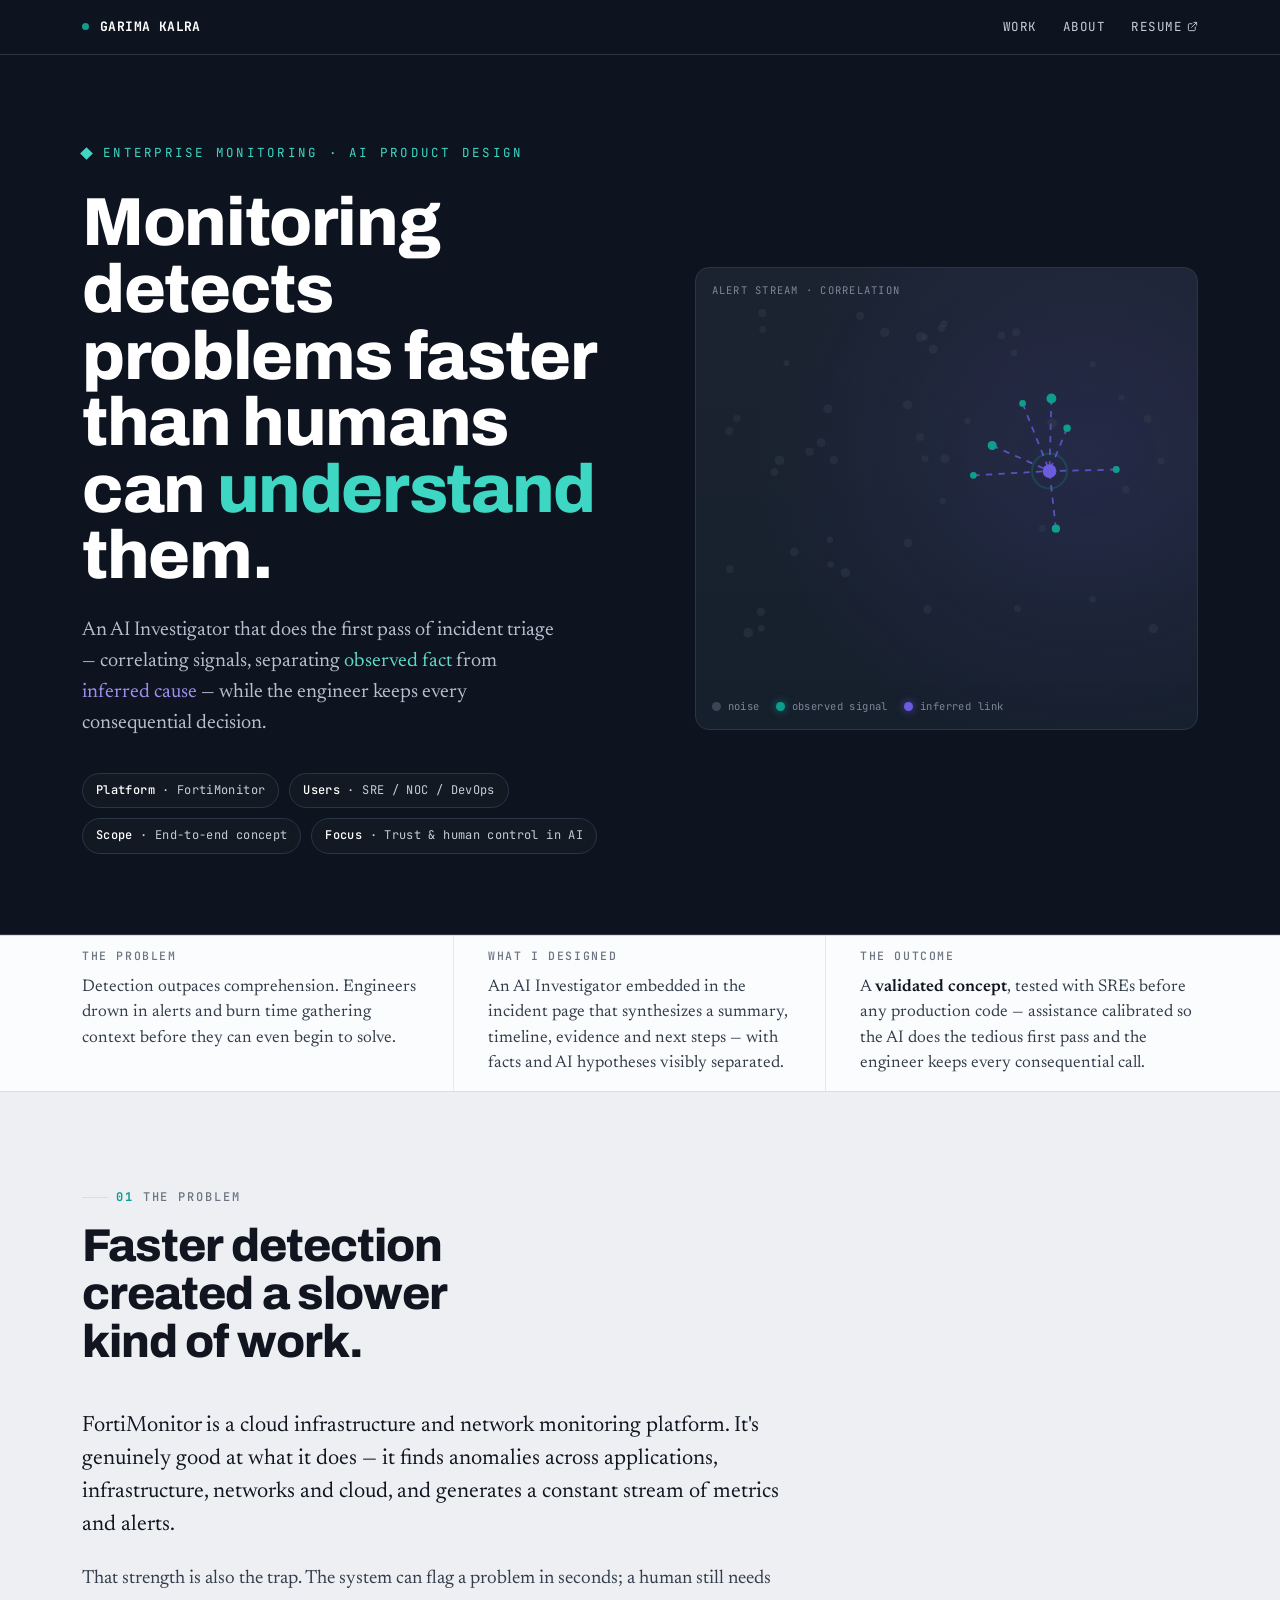
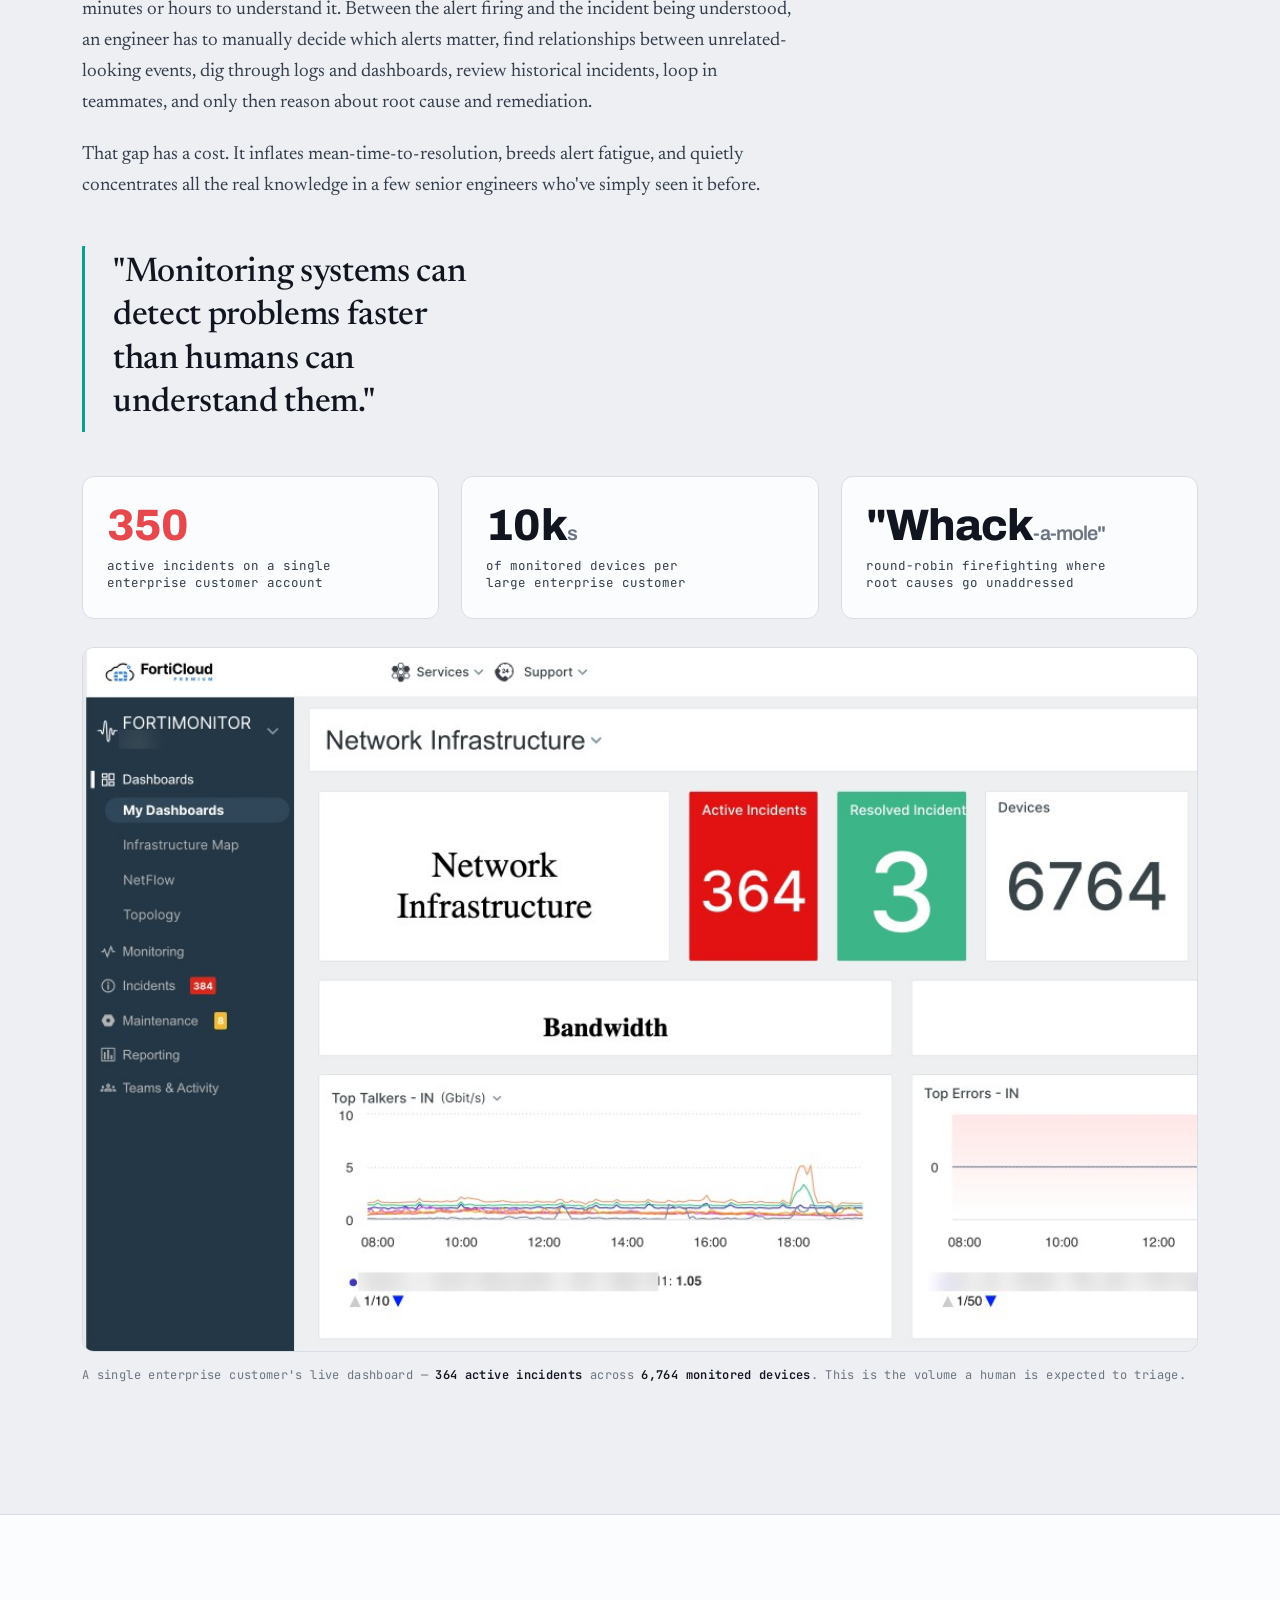
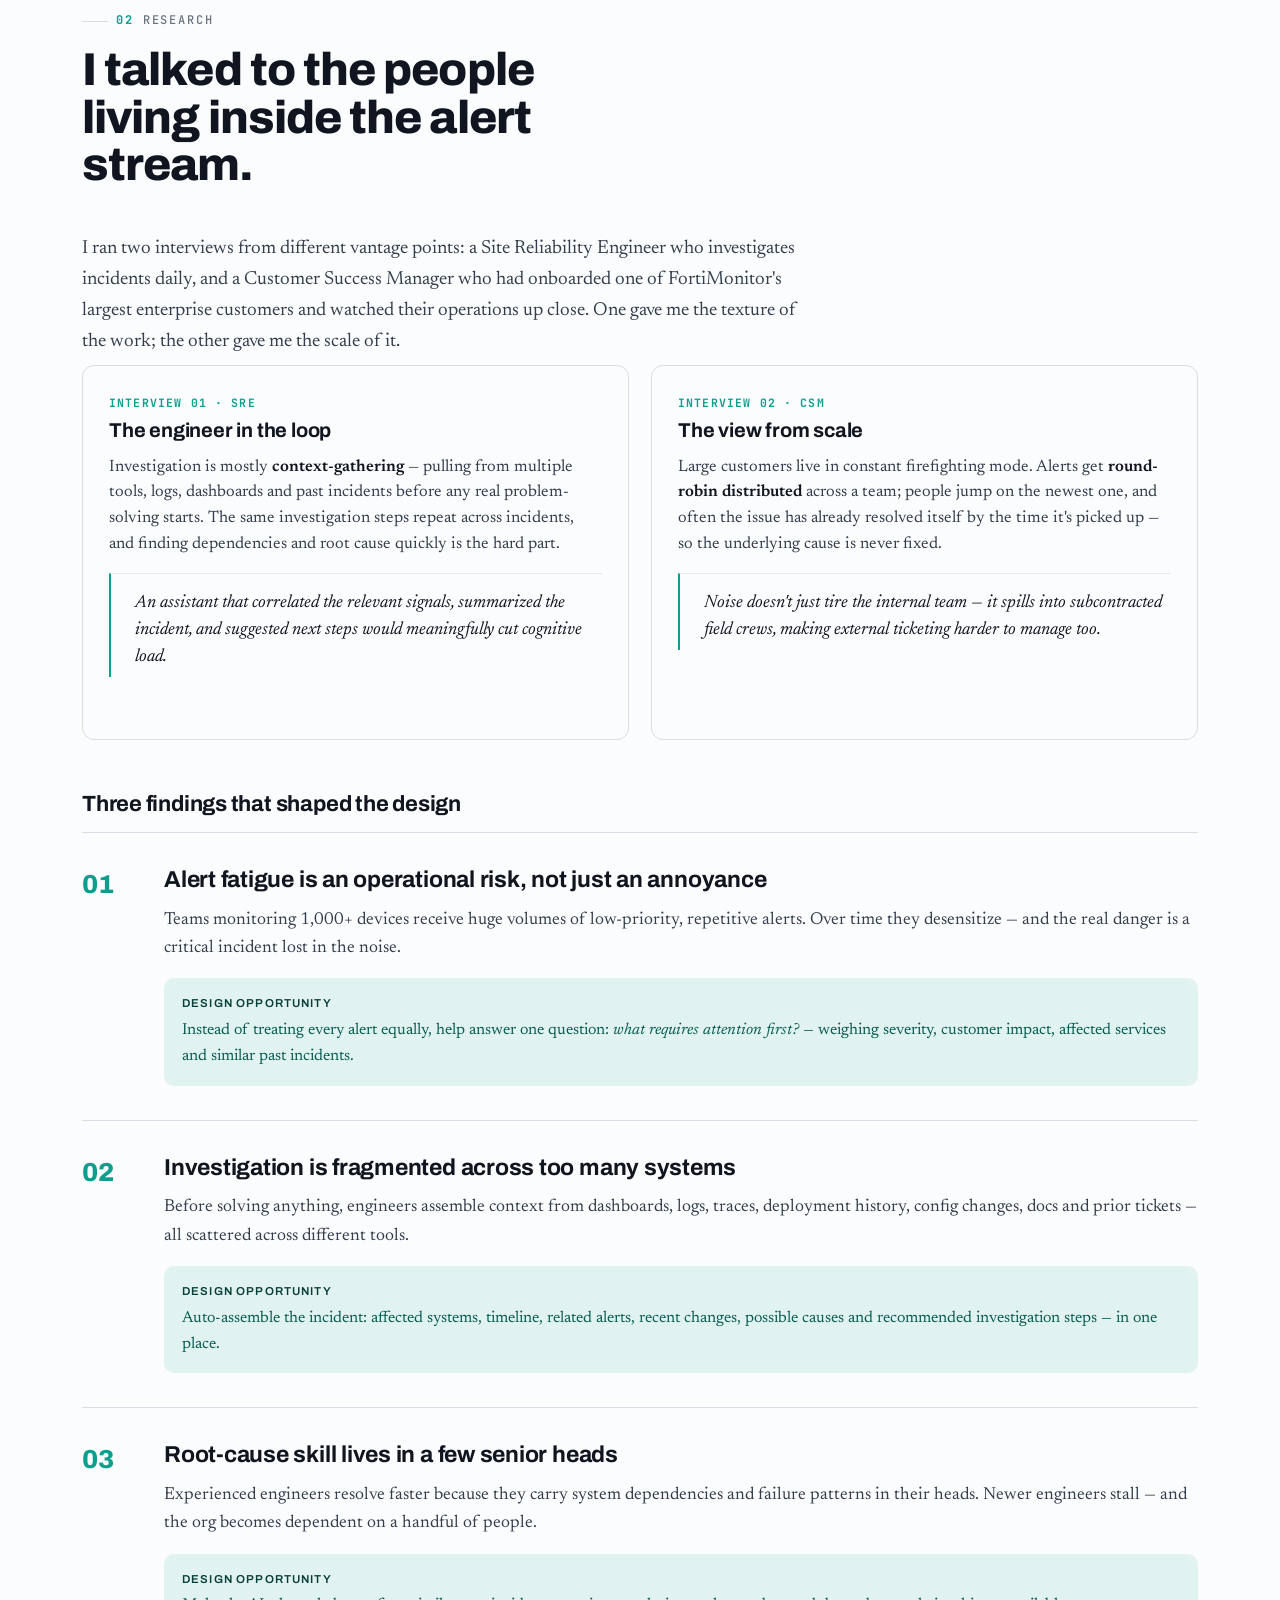
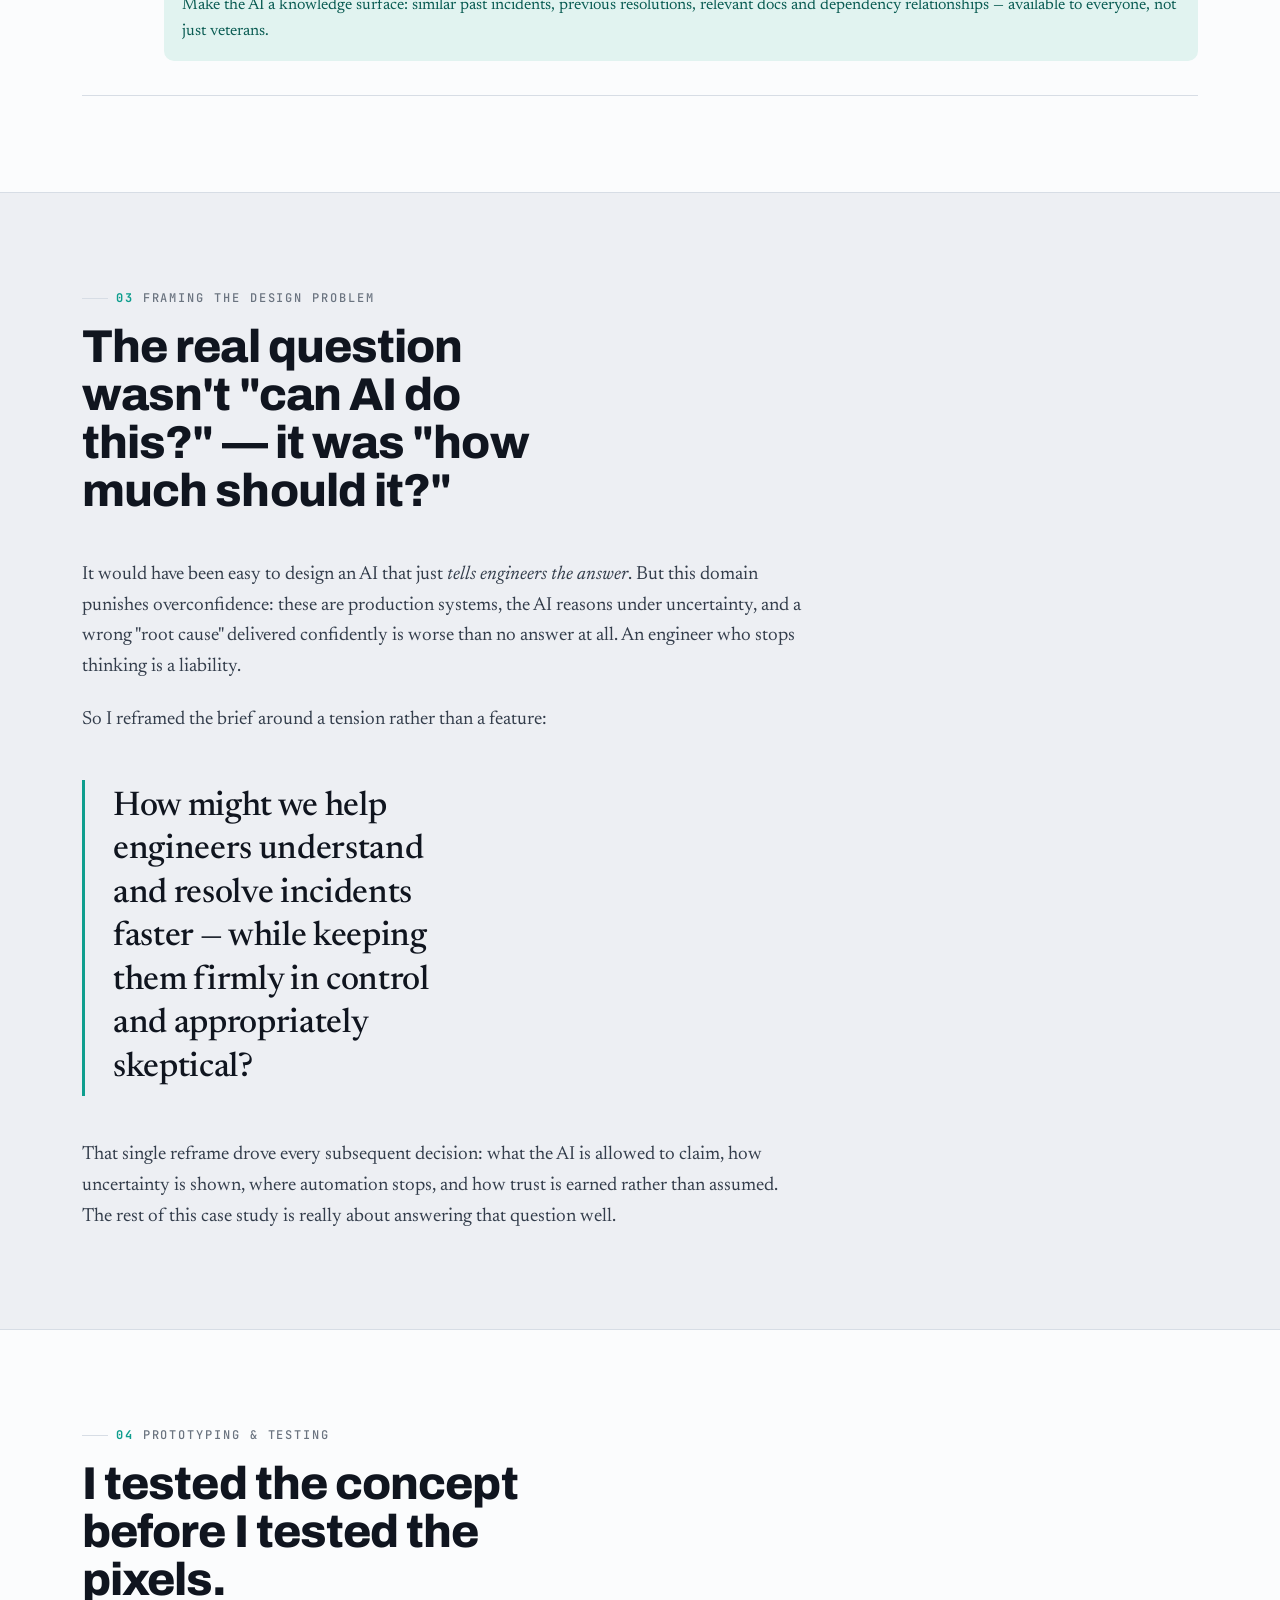
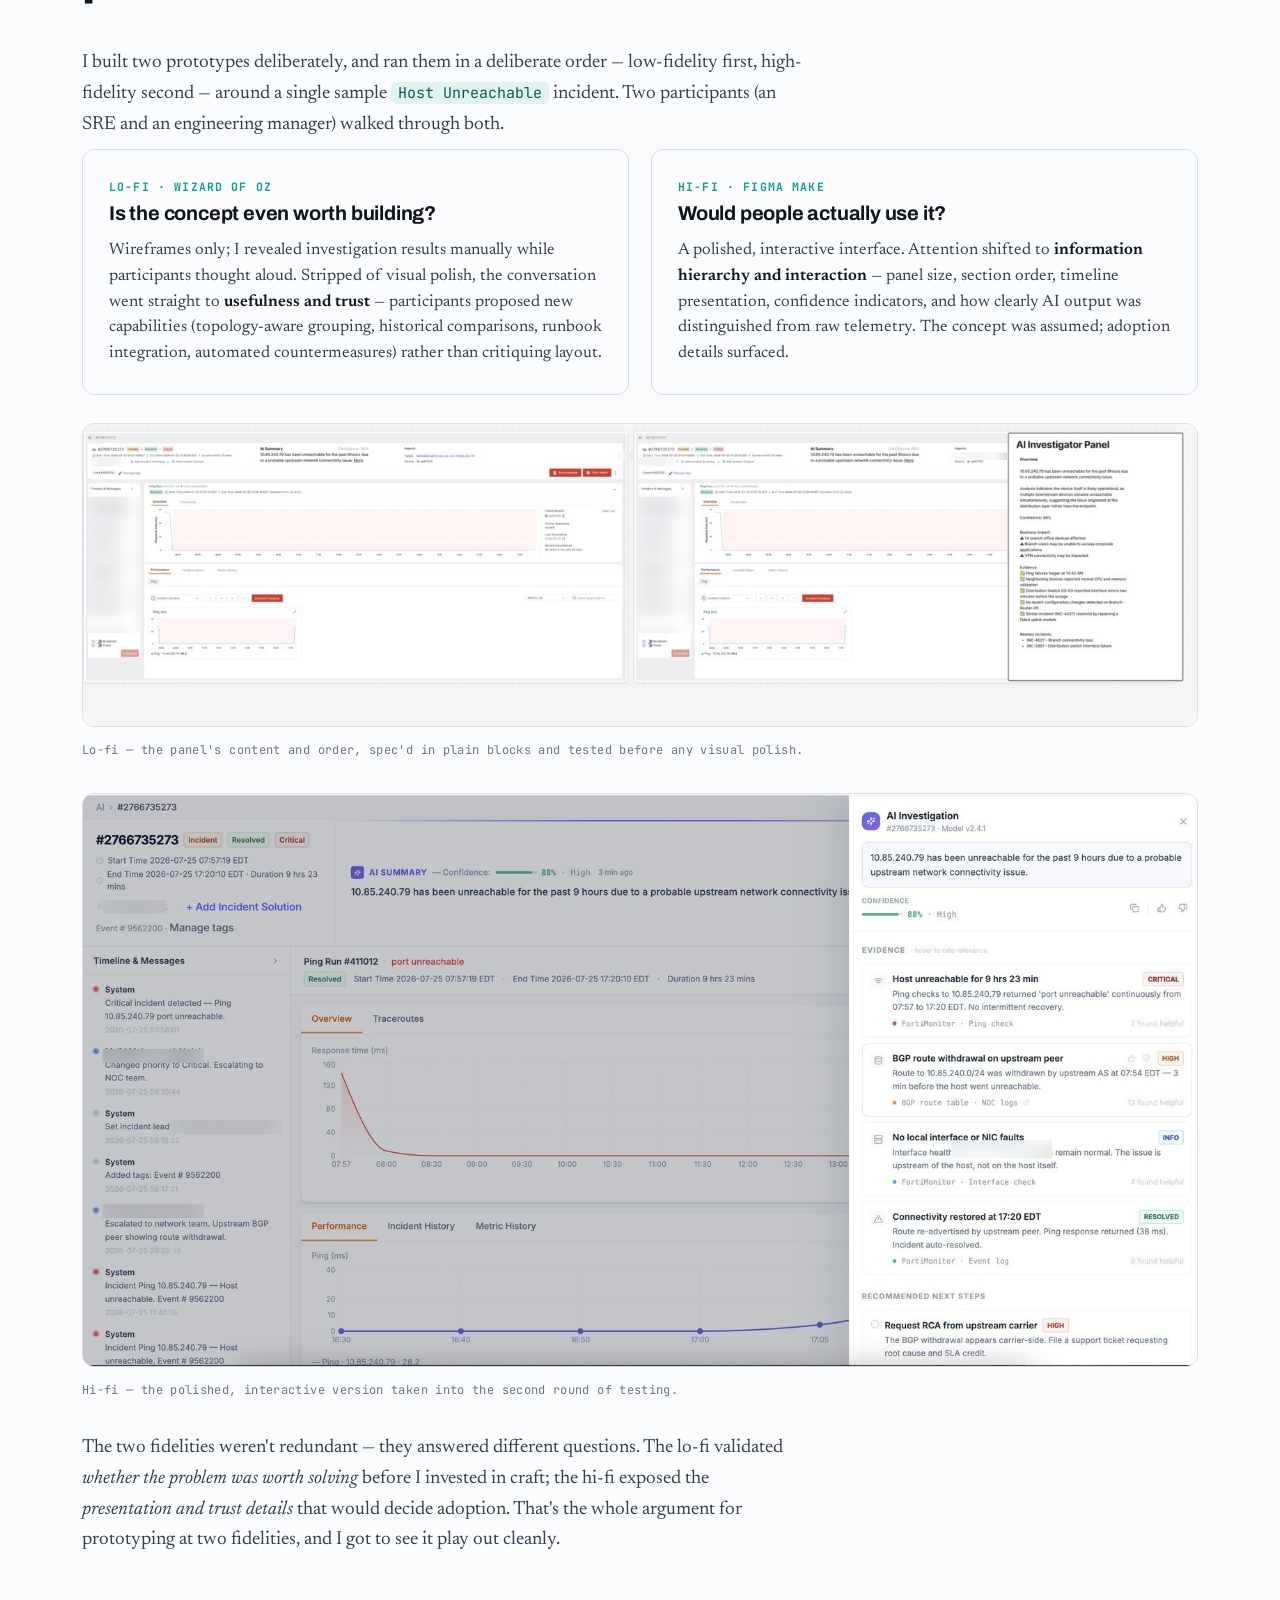
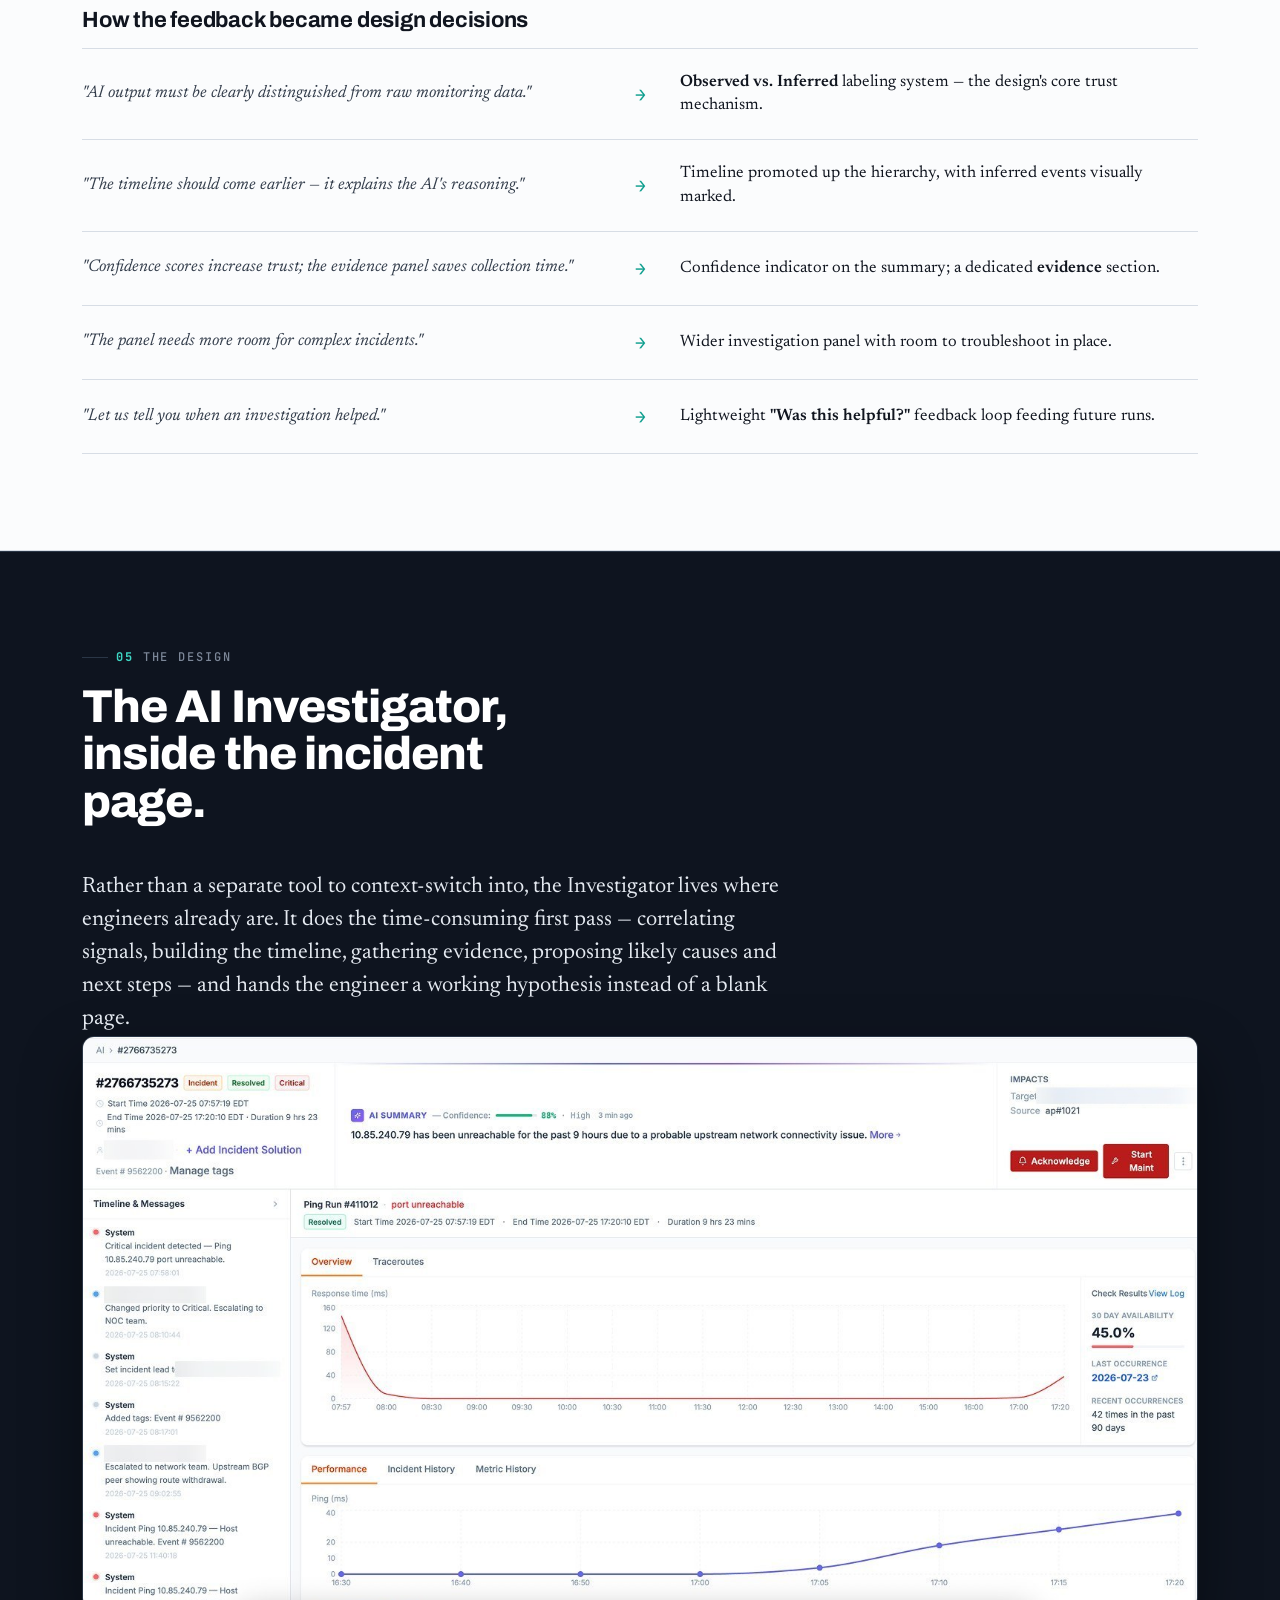
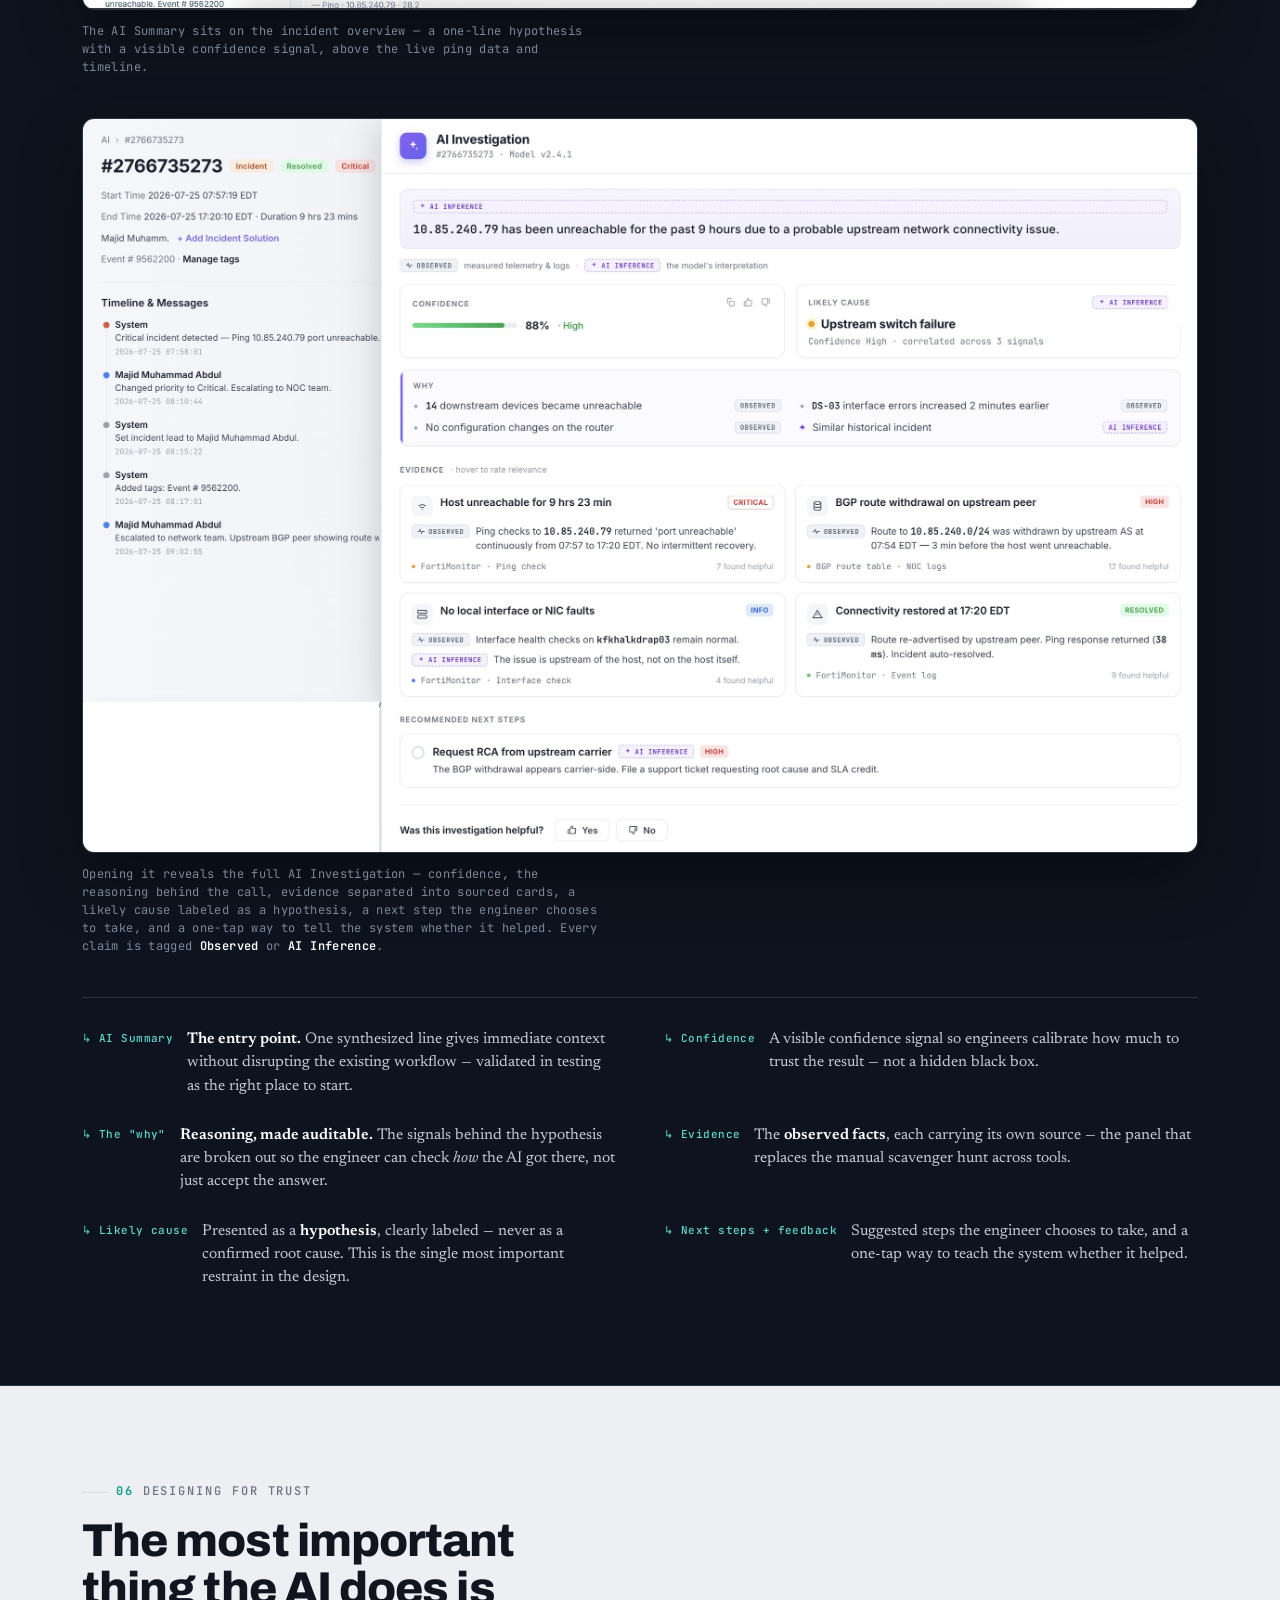
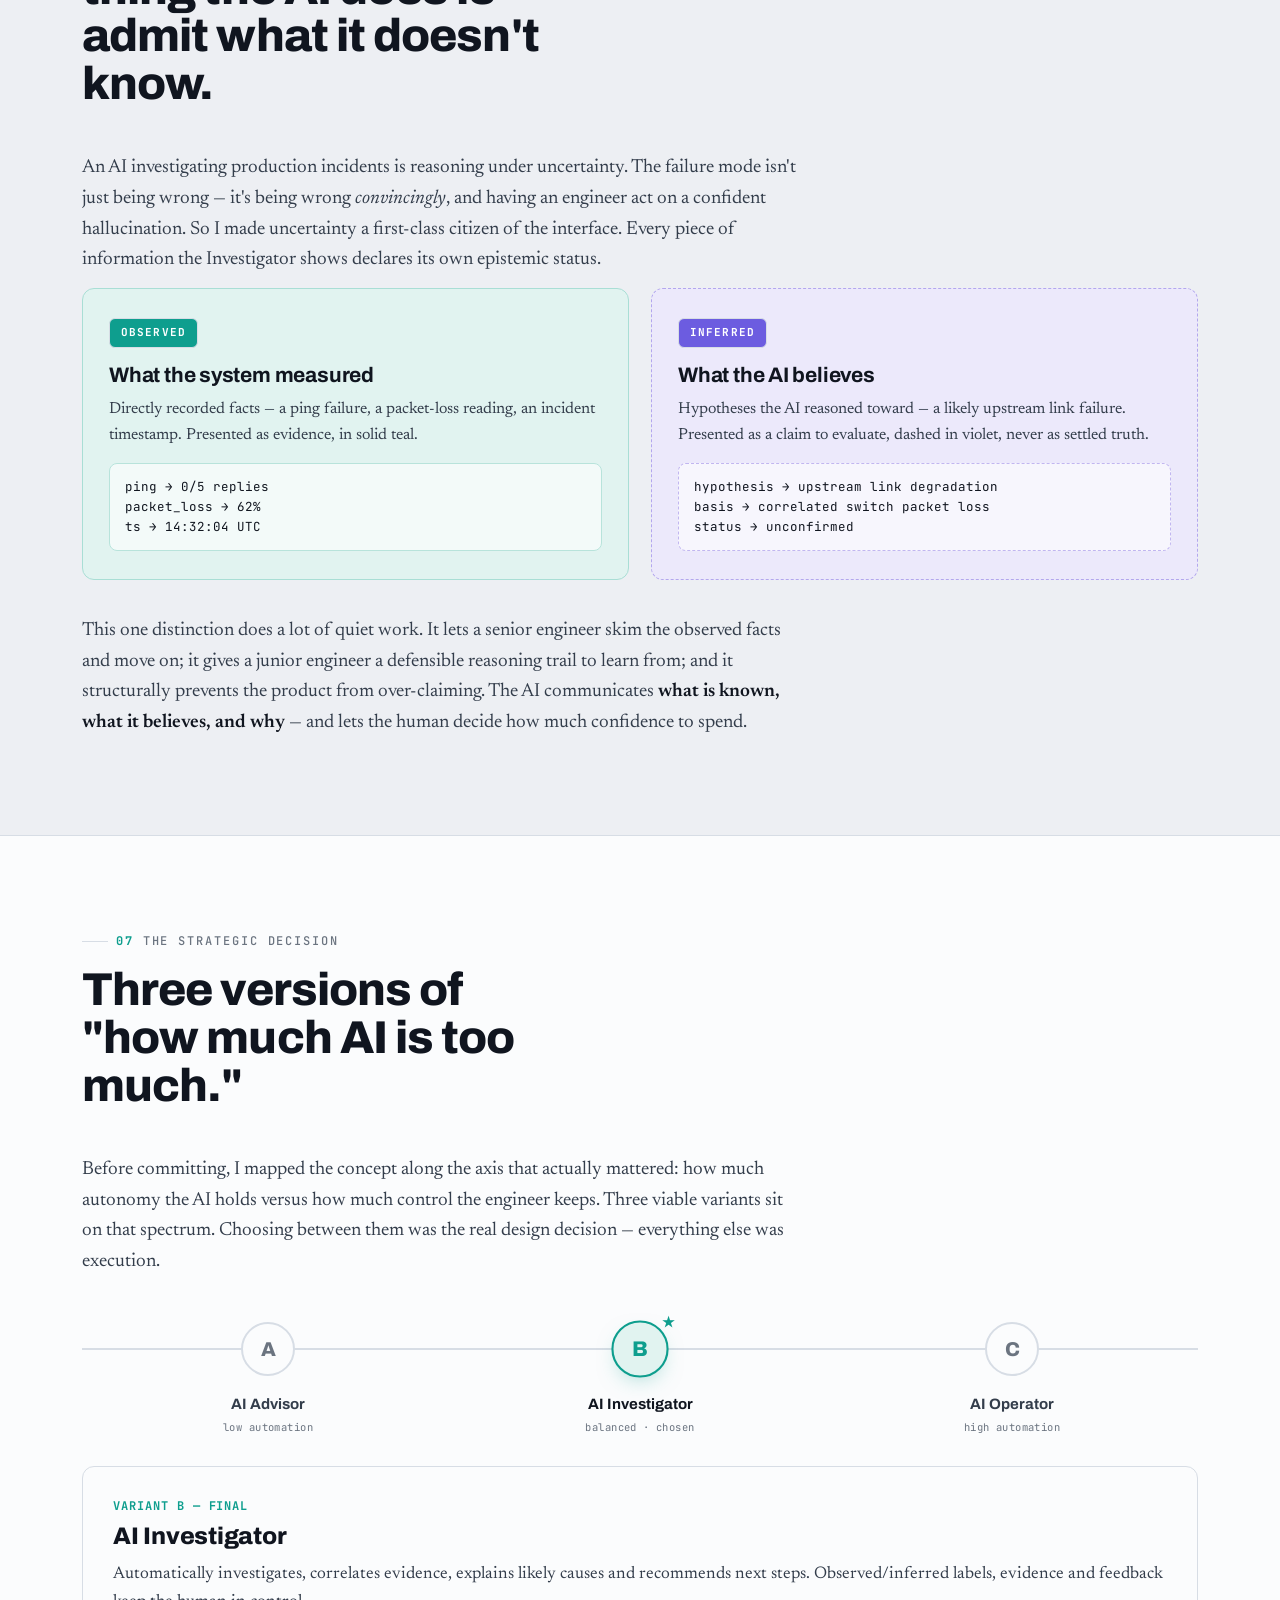
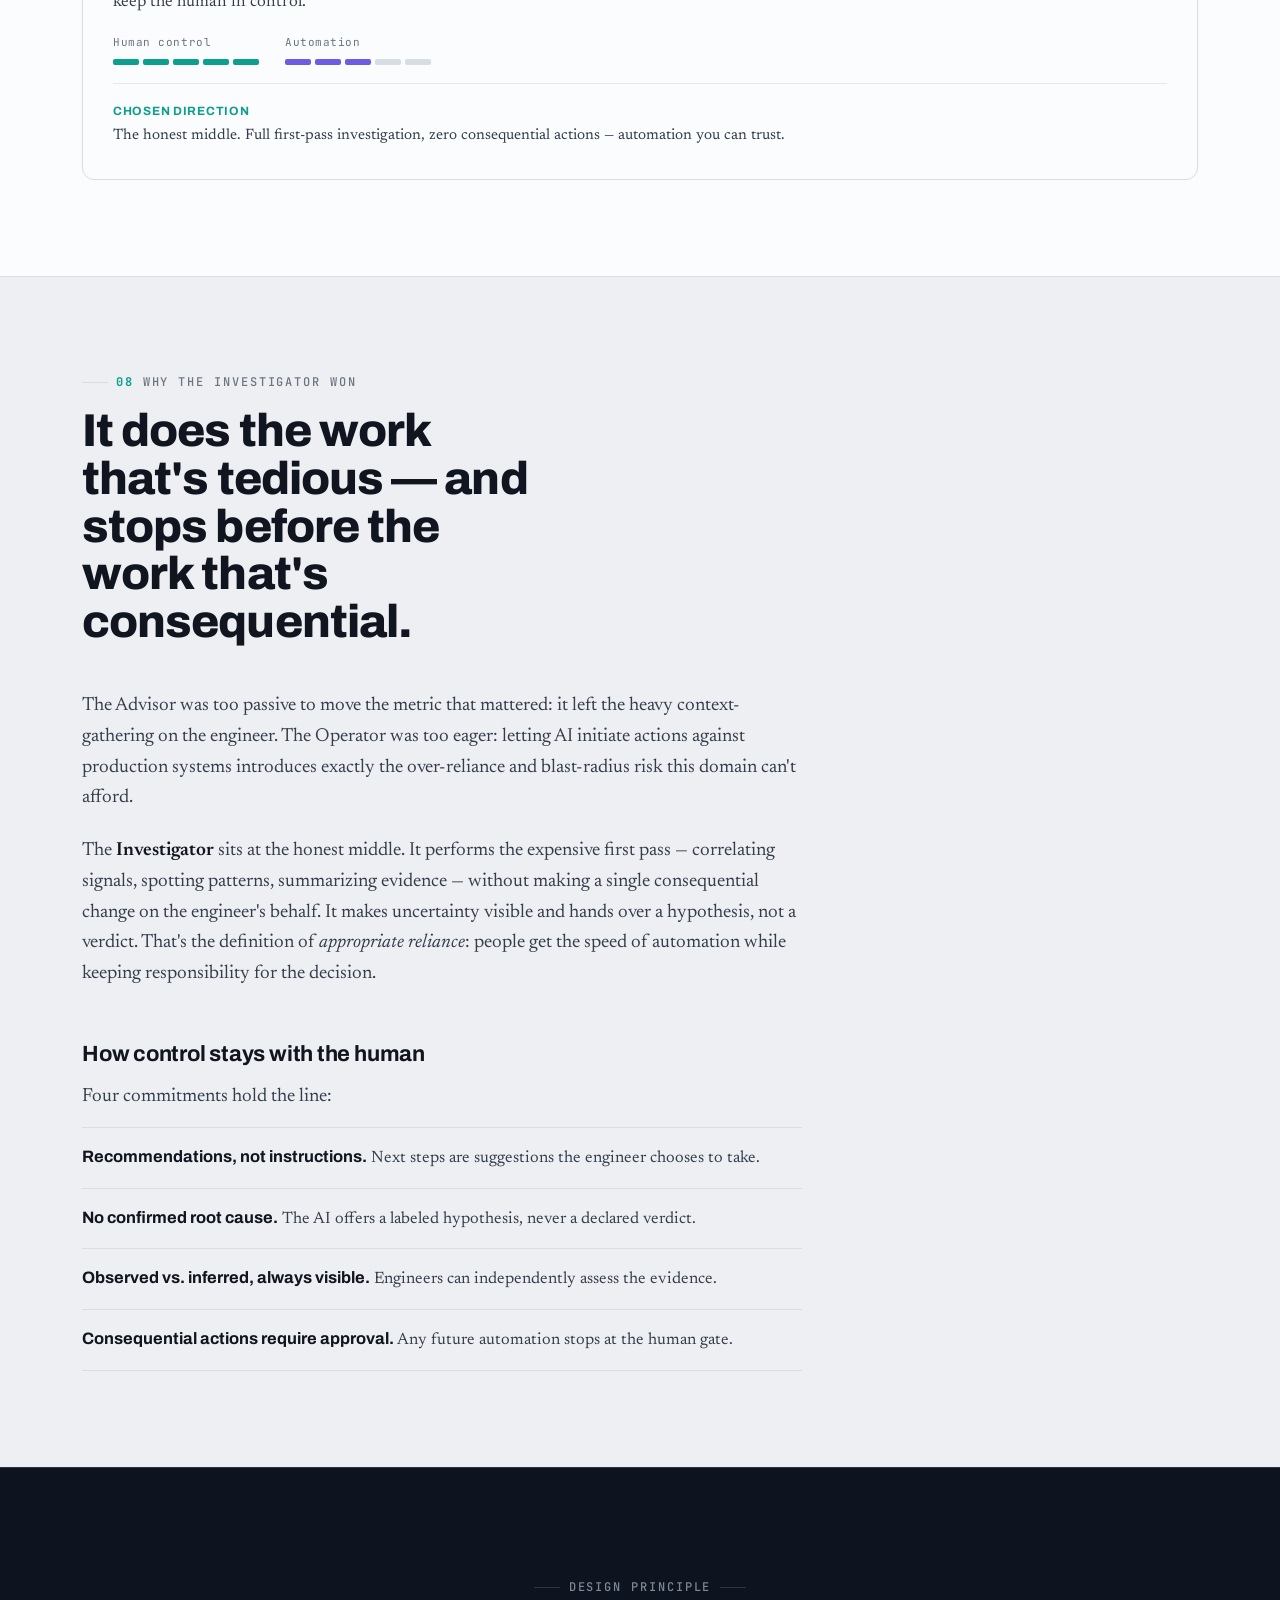
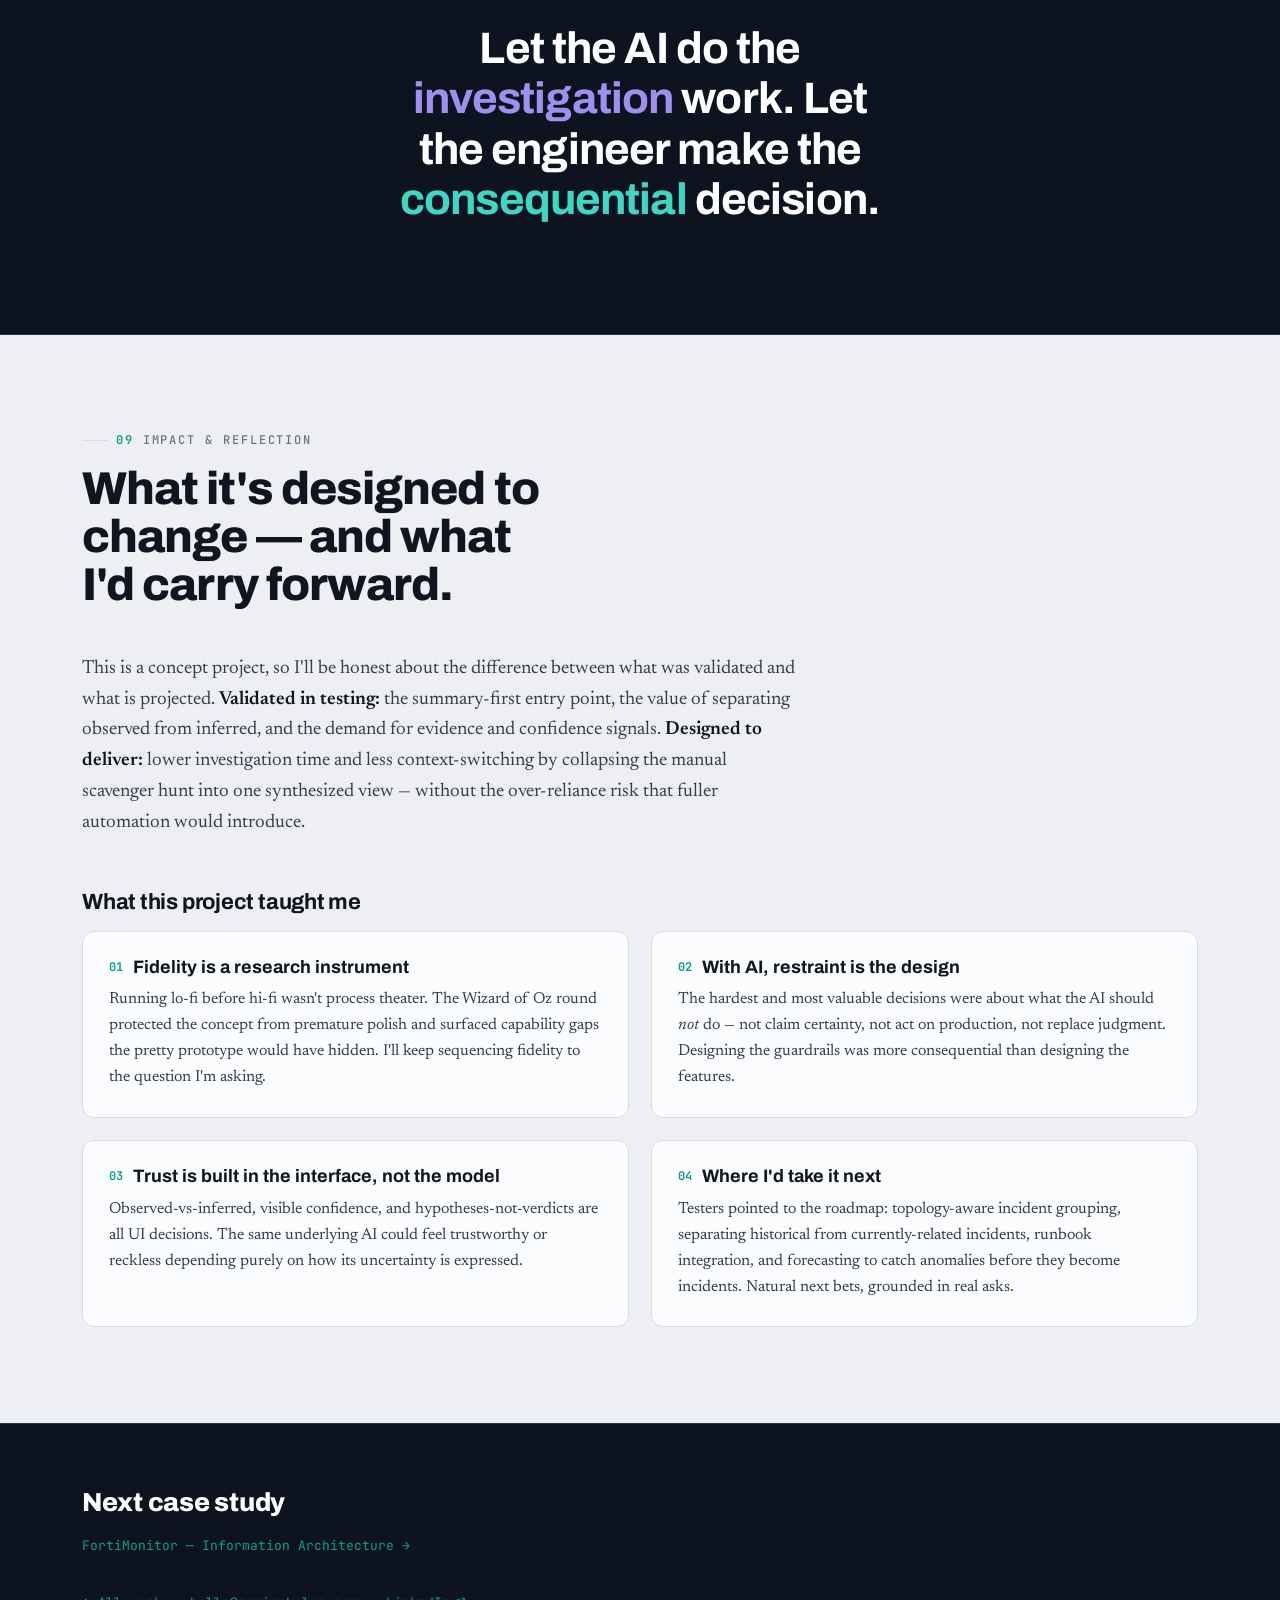
<file: fortimonitor-ai-incident.html>
<!DOCTYPE html>
<html lang="en">
<head>
<meta charset="UTF-8">
<meta name="viewport" content="width=device-width, initial-scale=1.0">
<title>AI Incident Investigator — FortiMonitor · Garima Kalra</title>
<meta name="description" content="AI Incident Investigator — an AI-assisted incident triage concept for FortiMonitor at Fortinet. A product design case study by Garima Kalra.">
<link rel="preconnect" href="https://fonts.googleapis.com">
<link rel="preconnect" href="https://fonts.gstatic.com" crossorigin>
<link href="https://fonts.googleapis.com/css2?family=Archivo:wght@400;500;600;700;800;900&family=Archivo+Expanded:wght@600;700;800;900&family=Newsreader:opsz,wght@6..72,400;6..72,500;6..72,600&family=JetBrains+Mono:wght@400;500;700&display=swap" rel="stylesheet">
<link rel="stylesheet" href="styles.css">
<link rel="stylesheet" href="fortimonitor-ai-incident.css">
  <link rel="icon" href="favicon.ico" sizes="any">
  <link rel="icon" type="image/png" sizes="32x32" href="favicon-32.png">
  <link rel="icon" type="image/png" sizes="16x16" href="favicon-16.png">
  <link rel="apple-touch-icon" href="apple-touch-icon.png">
</head>
<body>

<!-- ===== shared nav ===== -->
<div class="topbar">
  <div class="wrap">
    <a class="brand" href="index.html"><span class="dot"></span>GARIMA KALRA</a>
    <nav>
      <a href="index.html#work">Work</a>
      <a href="about.html">About</a>
      <a href="Garima_Kalra_Resume.pdf" target="_blank" rel="noopener">Resume<svg class="ext" viewBox="0 0 24 24" fill="none" stroke="currentColor" stroke-width="2" stroke-linecap="round" stroke-linejoin="round" aria-hidden="true"><path d="M18 13v6a2 2 0 0 1-2 2H5a2 2 0 0 1-2-2V8a2 2 0 0 1 2-2h6"/><polyline points="15 3 21 3 21 9"/><line x1="10" y1="14" x2="21" y2="3"/></svg></a>
    </nav>
  </div>
</div>

<!-- HERO -->
<header class="hero">
  <div class="hero-inner">
    <div>
      <div class="hero-kicker"><span class="sq"></span>Enterprise Monitoring · AI Product Design</div>
      <h1>Monitoring detects problems faster than humans can <span class="hl">understand</span> them.</h1>
      <p class="hero-sub">An AI Investigator that does the first pass of incident triage — correlating signals, separating <span style="color:#5FD9C9">observed fact</span> from <span style="color:#9F90F0">inferred cause</span> — while the engineer keeps every consequential decision.</p>
      <div class="hero-meta">
        <span class="chip"><b>Platform</b> · FortiMonitor</span>
        <span class="chip"><b>Users</b> · SRE / NOC / DevOps</span>
        <span class="chip"><b>Scope</b> · End-to-end concept</span>
        <span class="chip"><b>Focus</b> · Trust &amp; human control in AI</span>
      </div>
    </div>

    <!-- SIGNAL VIZ -->
    <div class="signal-stage" aria-hidden="true">
      <div class="stage-label">alert stream · correlation</div>
      <svg class="signal-svg" id="signalSvg" viewBox="0 0 400 368" preserveAspectRatio="xMidYMid meet"></svg>
      <div class="legend">
        <span class="lg noise"><i></i>noise</span>
        <span class="lg sig"><i></i>observed signal</span>
        <span class="lg inf"><i></i>inferred link</span>
      </div>
    </div>
  </div>
</header>

<!-- TLDR -->
<div class="tldr">
  <div class="wrap">
    <div class="tldr-col">
      <h4>The problem</h4>
      <p>Detection outpaces comprehension. Engineers drown in alerts and burn time gathering context before they can even begin to solve.</p>
    </div>
    <div class="tldr-col">
      <h4>What I designed</h4>
      <p>An AI Investigator embedded in the incident page that synthesizes a summary, timeline, evidence and next steps — with facts and AI hypotheses visibly separated.</p>
    </div>
    <div class="tldr-col">
      <h4>The outcome</h4>
      <p>A <strong>validated concept</strong>, tested with SREs before any production code — assistance calibrated so the AI does the tedious first pass and the engineer keeps every consequential call.</p>
    </div>
  </div>
</div>

<!-- 01 PROBLEM -->
<section id="problem">
  <div class="wrap">
    <div class="section-head reveal read">
      <div class="eyebrow"><span class="num">01</span> The problem</div>
      <h2>Faster detection created a slower kind of work.</h2>
    </div>
    <div class="read reveal">
      <p class="lead">FortiMonitor is a cloud infrastructure and network monitoring platform. It's genuinely good at what it does — it finds anomalies across applications, infrastructure, networks and cloud, and generates a constant stream of metrics and alerts.</p>
      <p>That strength is also the trap. The system can flag a problem in seconds; a human still needs minutes or hours to understand it. Between the alert firing and the incident being understood, an engineer has to manually decide which alerts matter, find relationships between unrelated-looking events, dig through logs and dashboards, review historical incidents, loop in teammates, and only then reason about root cause and remediation.</p>
      <p>That gap has a cost. It inflates mean-time-to-resolution, breeds alert fatigue, and quietly concentrates all the real knowledge in a few senior engineers who've simply seen it before.</p>
    </div>

    <div class="pull reveal">"Monitoring systems can detect problems faster than humans can understand them."</div>

    <div class="statrow reveal">
      <div class="stat crit">
        <div class="n">350</div>
        <div class="k">active incidents on a single<br>enterprise customer account</div>
      </div>
      <div class="stat">
        <div class="n">10k<span class="u">s</span></div>
        <div class="k">of monitored devices per<br>large enterprise customer</div>
      </div>
      <div class="stat">
        <div class="n">"Whack<span class="u">-a-mole"</span></div>
        <div class="k">round-robin firefighting where<br>root causes go unaddressed</div>
      </div>
    </div>

    <img class="shot reveal" src="fmia-incident-volume.jpg" alt="A FortiMonitor Network Infrastructure dashboard for a single enterprise customer showing 364 active incidents, 3 resolved, and 6,764 monitored devices, with an Incidents navigation badge of 384">
    <div class="caption reveal">A single enterprise customer's live dashboard — <strong>364 active incidents</strong> across <strong>6,764 monitored devices</strong>. This is the volume a human is expected to triage.</div>
  </div>
</section>

<!-- 02 RESEARCH -->
<section id="research" style="background:var(--surface);border-top:1px solid var(--line);border-bottom:1px solid var(--line);">
  <div class="wrap">
    <div class="section-head reveal read">
      <div class="eyebrow"><span class="num">02</span> Research</div>
      <h2>I talked to the people living inside the alert stream.</h2>
    </div>
    <div class="read reveal">
      <p>I ran two interviews from different vantage points: a Site Reliability Engineer who investigates incidents daily, and a Customer Success Manager who had onboarded one of FortiMonitor's largest enterprise customers and watched their operations up close. One gave me the texture of the work; the other gave me the scale of it.</p>
    </div>

    <div class="cards2 reveal">
      <div class="icard">
        <div class="role">Interview 01 · SRE</div>
        <h4>The engineer in the loop</h4>
        <p>Investigation is mostly <strong>context-gathering</strong> — pulling from multiple tools, logs, dashboards and past incidents before any real problem-solving starts. The same investigation steps repeat across incidents, and finding dependencies and root cause quickly is the hard part.</p>
        <div class="quote">An assistant that correlated the relevant signals, summarized the incident, and suggested next steps would meaningfully cut cognitive load.</div>
      </div>
      <div class="icard">
        <div class="role">Interview 02 · CSM</div>
        <h4>The view from scale</h4>
        <p>Large customers live in constant firefighting mode. Alerts get <strong>round-robin distributed</strong> across a team; people jump on the newest one, and often the issue has already resolved itself by the time it's picked up — so the underlying cause is never fixed.</p>
        <div class="quote">Noise doesn't just tire the internal team — it spills into subcontracted field crews, making external ticketing harder to manage too.</div>
      </div>
    </div>

    <h3 class="subhead reveal">Three findings that shaped the design</h3>

    <div class="reveal">
      <div class="finding">
        <div class="fnum">01</div>
        <div>
          <h4>Alert fatigue is an operational risk, not just an annoyance</h4>
          <p>Teams monitoring 1,000+ devices receive huge volumes of low-priority, repetitive alerts. Over time they desensitize — and the real danger is a critical incident lost in the noise.</p>
          <div class="opp"><b>Design opportunity</b> Instead of treating every alert equally, help answer one question: <em>what requires attention first?</em> — weighing severity, customer impact, affected services and similar past incidents.</div>
        </div>
      </div>
      <div class="finding">
        <div class="fnum">02</div>
        <div>
          <h4>Investigation is fragmented across too many systems</h4>
          <p>Before solving anything, engineers assemble context from dashboards, logs, traces, deployment history, config changes, docs and prior tickets — all scattered across different tools.</p>
          <div class="opp"><b>Design opportunity</b> Auto-assemble the incident: affected systems, timeline, related alerts, recent changes, possible causes and recommended investigation steps — in one place.</div>
        </div>
      </div>
      <div class="finding">
        <div class="fnum">03</div>
        <div>
          <h4>Root-cause skill lives in a few senior heads</h4>
          <p>Experienced engineers resolve faster because they carry system dependencies and failure patterns in their heads. Newer engineers stall — and the org becomes dependent on a handful of people.</p>
          <div class="opp"><b>Design opportunity</b> Make the AI a knowledge surface: similar past incidents, previous resolutions, relevant docs and dependency relationships — available to everyone, not just veterans.</div>
        </div>
      </div>
    </div>
  </div>
</section>

<!-- 03 FRAMING -->
<section id="framing">
  <div class="wrap">
    <div class="section-head reveal read">
      <div class="eyebrow"><span class="num">03</span> Framing the design problem</div>
      <h2>The real question wasn't "can AI do this?" — it was "how much should it?"</h2>
    </div>
    <div class="read reveal">
      <p>It would have been easy to design an AI that just <em>tells engineers the answer</em>. But this domain punishes overconfidence: these are production systems, the AI reasons under uncertainty, and a wrong "root cause" delivered confidently is worse than no answer at all. An engineer who stops thinking is a liability.</p>
      <p>So I reframed the brief around a tension rather than a feature:</p>
    </div>
    <div class="pull reveal">How might we help engineers understand and resolve incidents faster — while keeping them firmly in control and appropriately skeptical?</div>
    <div class="read reveal">
      <p>That single reframe drove every subsequent decision: what the AI is allowed to claim, how uncertainty is shown, where automation stops, and how trust is earned rather than assumed. The rest of this case study is really about answering that question well.</p>
    </div>
  </div>
</section>

<!-- 04 PROTOTYPING -->
<section id="prototyping" style="background:var(--surface);border-top:1px solid var(--line);border-bottom:1px solid var(--line);">
  <div class="wrap">
    <div class="section-head reveal read">
      <div class="eyebrow"><span class="num">04</span> Prototyping &amp; testing</div>
      <h2>I tested the concept before I tested the pixels.</h2>
    </div>
    <div class="read reveal">
      <p>I built two prototypes deliberately, and ran them in a deliberate order — low-fidelity first, high-fidelity second — around a single sample <span class="u-mono" style="font-size:15px;background:var(--observed-soft);padding:1px 7px;border-radius:5px;color:#0a5c53;">Host&nbsp;Unreachable</span> incident. Two participants (an SRE and an engineering manager) walked through both.</p>
    </div>

    <div class="cards2 reveal" style="margin-top:8px;">
      <div class="icard">
        <div class="role">Lo-fi · Wizard of Oz</div>
        <h4>Is the concept even worth building?</h4>
        <p>Wireframes only; I revealed investigation results manually while participants thought aloud. Stripped of visual polish, the conversation went straight to <strong>usefulness and trust</strong> — participants proposed new capabilities (topology-aware grouping, historical comparisons, runbook integration, automated countermeasures) rather than critiquing layout.</p>
      </div>
      <div class="icard">
        <div class="role">Hi-fi · Figma Make</div>
        <h4>Would people actually use it?</h4>
        <p>A polished, interactive interface. Attention shifted to <strong>information hierarchy and interaction</strong> — panel size, section order, timeline presentation, confidence indicators, and how clearly AI output was distinguished from raw telemetry. The concept was assumed; adoption details surfaced.</p>
      </div>
    </div>

    <img class="shot reveal" src="fmia-lofi.jpg" alt="Lo-fi prototype — two incident-page mockups with the AI Investigator panel spec'd out in plain content blocks: overview, confidence, business impact, an evidence checklist, and related incidents">
    <div class="caption reveal">Lo-fi — the panel's content and order, spec'd in plain blocks and tested before any visual polish.</div>

    <img class="shot reveal" src="fmia-hifi.jpg" alt="Hi-fi prototype — the polished incident page with the AI Investigation panel open beside it: AI summary, 88% confidence, sourced evidence cards tagged Critical / High / Info / Resolved, and recommended next steps">
    <div class="caption reveal">Hi-fi — the polished, interactive version taken into the second round of testing.</div>

    <div class="read reveal">
      <p style="margin-top:34px;">The two fidelities weren't redundant — they answered different questions. The lo-fi validated <em>whether the problem was worth solving</em> before I invested in craft; the hi-fi exposed the <em>presentation and trust details</em> that would decide adoption. That's the whole argument for prototyping at two fidelities, and I got to see it play out cleanly.</p>
    </div>

    <h3 class="subhead reveal">How the feedback became design decisions</h3>
    <div class="maplist reveal">
      <div class="maprow">
        <div class="from">"AI output must be clearly distinguished from raw monitoring data."</div>
        <div class="arr">→</div>
        <div class="to"><b>Observed vs. Inferred</b> labeling system — the design's core trust mechanism.</div>
      </div>
      <div class="maprow">
        <div class="from">"The timeline should come earlier — it explains the AI's reasoning."</div>
        <div class="arr">→</div>
        <div class="to">Timeline promoted up the hierarchy, with inferred events visually marked.</div>
      </div>
      <div class="maprow">
        <div class="from">"Confidence scores increase trust; the evidence panel saves collection time."</div>
        <div class="arr">→</div>
        <div class="to">Confidence indicator on the summary; a dedicated <b>evidence</b> section.</div>
      </div>
      <div class="maprow">
        <div class="from">"The panel needs more room for complex incidents."</div>
        <div class="arr">→</div>
        <div class="to">Wider investigation panel with room to troubleshoot in place.</div>
      </div>
      <div class="maprow">
        <div class="from">"Let us tell you when an investigation helped."</div>
        <div class="arr">→</div>
        <div class="to">Lightweight <b>"Was this helpful?"</b> feedback loop feeding future runs.</div>
      </div>
    </div>
  </div>
</section>

<!-- 05 THE PRODUCT (dark) -->
<section id="product" class="darkband">
  <div class="wrap">
    <div class="section-head reveal read">
      <div class="eyebrow on-dark"><span class="num">05</span> The design</div>
      <h2>The AI Investigator, inside the incident page.</h2>
    </div>
    <div class="read reveal">
      <p class="lead">Rather than a separate tool to context-switch into, the Investigator lives where engineers already are. It does the time-consuming first pass — correlating signals, building the timeline, gathering evidence, proposing likely causes and next steps — and hands the engineer a working hypothesis instead of a blank page.</p>
    </div>

    <img class="design-shot reveal" src="fmia-ai-summary.jpg" alt="The AI Summary on a FortiMonitor incident overview — a one-line hypothesis with an 88% confidence signal, sitting above the live ping response-time chart, the timeline, and 30-day availability">
    <div class="design-cap reveal">The AI Summary sits on the incident overview — a one-line hypothesis with a visible confidence signal, above the live ping data and timeline.</div>

    <img class="design-shot reveal" src="fmia-ai-panel.jpg" alt="The full AI Investigation panel opened beside the incident — an AI-inference summary with 88% confidence, an Observed vs. AI Inference key, a likely cause labeled as a hypothesis, a WHY reasoning breakdown, evidence cards each tagged Critical / High / Info / Resolved with their sources, a recommended next step, and a Was this investigation helpful? feedback control. Every line is tagged Observed or AI Inference.">
    <div class="design-cap reveal">Opening it reveals the full AI Investigation — confidence, the reasoning behind the call, evidence separated into sourced cards, a likely cause labeled as a hypothesis, a next step the engineer chooses to take, and a one-tap way to tell the system whether it helped. Every claim is tagged <strong>Observed</strong> or <strong>AI&nbsp;Inference</strong>.</div>

    <div class="annot design-annot reveal">
      <div class="an">
        <div class="k">↳ AI Summary</div>
        <div class="v"><b>The entry point.</b> One synthesized line gives immediate context without disrupting the existing workflow — validated in testing as the right place to start.</div>
      </div>
      <div class="an">
        <div class="k">↳ Confidence</div>
        <div class="v">A visible confidence signal so engineers calibrate how much to trust the result — not a hidden black box.</div>
      </div>
      <div class="an">
        <div class="k">↳ The "why"</div>
        <div class="v"><b>Reasoning, made auditable.</b> The signals behind the hypothesis are broken out so the engineer can check <em>how</em> the AI got there, not just accept the answer.</div>
      </div>
      <div class="an">
        <div class="k">↳ Evidence</div>
        <div class="v">The <b>observed facts</b>, each carrying its own source — the panel that replaces the manual scavenger hunt across tools.</div>
      </div>
      <div class="an">
        <div class="k">↳ Likely cause</div>
        <div class="v">Presented as a <b>hypothesis</b>, clearly labeled — never as a confirmed root cause. This is the single most important restraint in the design.</div>
      </div>
      <div class="an">
        <div class="k">↳ Next steps + feedback</div>
        <div class="v">Suggested steps the engineer chooses to take, and a one-tap way to teach the system whether it helped.</div>
      </div>
    </div>
  </div>
</section>

<!-- 06 OBSERVED VS INFERRED -->
<section id="trust">
  <div class="wrap">
    <div class="section-head reveal read">
      <div class="eyebrow"><span class="num">06</span> Designing for trust</div>
      <h2>The most important thing the AI does is admit what it doesn't know.</h2>
    </div>
    <div class="read reveal">
      <p>An AI investigating production incidents is reasoning under uncertainty. The failure mode isn't just being wrong — it's being wrong <em>convincingly</em>, and having an engineer act on a confident hallucination. So I made uncertainty a first-class citizen of the interface. Every piece of information the Investigator shows declares its own epistemic status.</p>
    </div>

    <div class="oi-split reveal">
      <div class="oi-card obs">
        <span class="tag">Observed</span>
        <h4>What the system measured</h4>
        <p>Directly recorded facts — a ping failure, a packet-loss reading, an incident timestamp. Presented as evidence, in solid teal.</p>
        <div class="ex">ping → 0/5 replies<br>packet_loss → 62%<br>ts → 14:32:04 UTC</div>
      </div>
      <div class="oi-card inf">
        <span class="tag">Inferred</span>
        <h4>What the AI believes</h4>
        <p>Hypotheses the AI reasoned toward — a likely upstream link failure. Presented as a claim to evaluate, dashed in violet, never as settled truth.</p>
        <div class="ex">hypothesis → upstream link degradation<br>basis → correlated switch packet loss<br>status → unconfirmed</div>
      </div>
    </div>

    <div class="read reveal">
      <p style="margin-top:36px;">This one distinction does a lot of quiet work. It lets a senior engineer skim the observed facts and move on; it gives a junior engineer a defensible reasoning trail to learn from; and it structurally prevents the product from over-claiming. The AI communicates <strong>what is known, what it believes, and why</strong> — and lets the human decide how much confidence to spend.</p>
    </div>
  </div>
</section>

<!-- 07 VARIANTS -->
<section id="variants" style="background:var(--surface);border-top:1px solid var(--line);border-bottom:1px solid var(--line);">
  <div class="wrap">
    <div class="section-head reveal read">
      <div class="eyebrow"><span class="num">07</span> The strategic decision</div>
      <h2>Three versions of "how much AI is too much."</h2>
    </div>
    <div class="read reveal">
      <p>Before committing, I mapped the concept along the axis that actually mattered: how much autonomy the AI holds versus how much control the engineer keeps. Three viable variants sit on that spectrum. Choosing between them was the real design decision — everything else was execution.</p>
    </div>

    <div class="spectrum reveal">
      <div class="spec-axis" id="specAxis">
        <div class="spec-node" data-i="0">
          <div class="bead">A</div>
          <div class="lbl">AI Advisor</div>
          <div class="sub">low automation</div>
        </div>
        <div class="spec-node chosen" data-i="1" data-active="true">
          <div class="bead">B</div>
          <div class="lbl">AI Investigator</div>
          <div class="sub">balanced · chosen</div>
        </div>
        <div class="spec-node" data-i="2">
          <div class="bead">C</div>
          <div class="lbl">AI Operator</div>
          <div class="sub">high automation</div>
        </div>
        <div class="spec-track"></div>
      </div>

      <div class="spec-detail" id="specDetail" aria-live="polite">
        <!-- filled by JS -->
      </div>
    </div>
  </div>
</section>

<!-- 08 FINAL RATIONALE -->
<section id="rationale">
  <div class="wrap">
    <div class="section-head reveal read">
      <div class="eyebrow"><span class="num">08</span> Why the Investigator won</div>
      <h2>It does the work that's tedious — and stops before the work that's consequential.</h2>
    </div>
    <div class="read reveal">
      <p>The Advisor was too passive to move the metric that mattered: it left the heavy context-gathering on the engineer. The Operator was too eager: letting AI initiate actions against production systems introduces exactly the over-reliance and blast-radius risk this domain can't afford.</p>
      <p>The <strong>Investigator</strong> sits at the honest middle. It performs the expensive first pass — correlating signals, spotting patterns, summarizing evidence — without making a single consequential change on the engineer's behalf. It makes uncertainty visible and hands over a hypothesis, not a verdict. That's the definition of <em>appropriate reliance</em>: people get the speed of automation while keeping responsibility for the decision.</p>
    </div>

    <h3 class="subhead reveal">How control stays with the human</h3>
    <div class="reveal" style="max-width:var(--readw);">
      <p style="margin-bottom:14px;">Four commitments hold the line:</p>
      <div style="border-top:1px solid var(--line);">
        <div style="padding:16px 0;border-bottom:1px solid var(--line);font-size:16.5px;color:var(--ink-2);"><b style="color:var(--ink);font-family:'Archivo',sans-serif;">Recommendations, not instructions.</b> Next steps are suggestions the engineer chooses to take.</div>
        <div style="padding:16px 0;border-bottom:1px solid var(--line);font-size:16.5px;color:var(--ink-2);"><b style="color:var(--ink);font-family:'Archivo',sans-serif;">No confirmed root cause.</b> The AI offers a labeled hypothesis, never a declared verdict.</div>
        <div style="padding:16px 0;border-bottom:1px solid var(--line);font-size:16.5px;color:var(--ink-2);"><b style="color:var(--ink);font-family:'Archivo',sans-serif;">Observed vs. inferred, always visible.</b> Engineers can independently assess the evidence.</div>
        <div style="padding:16px 0;border-bottom:1px solid var(--line);font-size:16.5px;color:var(--ink-2);"><b style="color:var(--ink);font-family:'Archivo',sans-serif;">Consequential actions require approval.</b> Any future automation stops at the human gate.</div>
      </div>
    </div>
  </div>
</section>

<!-- PRINCIPLE BAND -->
<section class="principle">
  <div class="wrap">
    <div class="eyebrow">Design principle</div>
    <p>Let the AI do the <span class="hl2">investigation</span> work. Let the engineer make the <span class="hl">consequential</span> decision.</p>
  </div>
</section>

<!-- 09 IMPACT + REFLECTION -->
<section id="reflection">
  <div class="wrap">
    <div class="section-head reveal read">
      <div class="eyebrow"><span class="num">09</span> Impact &amp; reflection</div>
      <h2>What it's designed to change — and what I'd carry forward.</h2>
    </div>
    <div class="read reveal">
      <p>This is a concept project, so I'll be honest about the difference between what was validated and what is projected. <strong>Validated in testing:</strong> the summary-first entry point, the value of separating observed from inferred, and the demand for evidence and confidence signals. <strong>Designed to deliver:</strong> lower investigation time and less context-switching by collapsing the manual scavenger hunt into one synthesized view — without the over-reliance risk that fuller automation would introduce.</p>
    </div>

    <h3 class="subhead reveal">What this project taught me</h3>
    <div class="reflect reveal">
      <div class="rcard">
        <h4><span class="mk">01</span> Fidelity is a research instrument</h4>
        <p>Running lo-fi before hi-fi wasn't process theater. The Wizard of Oz round protected the concept from premature polish and surfaced capability gaps the pretty prototype would have hidden. I'll keep sequencing fidelity to the question I'm asking.</p>
      </div>
      <div class="rcard">
        <h4><span class="mk">02</span> With AI, restraint is the design</h4>
        <p>The hardest and most valuable decisions were about what the AI should <em>not</em> do — not claim certainty, not act on production, not replace judgment. Designing the guardrails was more consequential than designing the features.</p>
      </div>
      <div class="rcard">
        <h4><span class="mk">03</span> Trust is built in the interface, not the model</h4>
        <p>Observed-vs-inferred, visible confidence, and hypotheses-not-verdicts are all UI decisions. The same underlying AI could feel trustworthy or reckless depending purely on how its uncertainty is expressed.</p>
      </div>
      <div class="rcard">
        <h4><span class="mk">04</span> Where I'd take it next</h4>
        <p>Testers pointed to the roadmap: topology-aware incident grouping, separating historical from currently-related incidents, runbook integration, and forecasting to catch anomalies before they become incidents. Natural next bets, grounded in real asks.</p>
      </div>
    </div>
  </div>
</section>

<!-- ===== shared footer ===== -->
<footer>
  <div class="wrap">
    <h3>Next case study</h3>
    <p class="ft-sub"><a class="link-b" href="fortimonitor-ia.html">FortiMonitor — Information Architecture →</a></p>
    <div class="row" style="margin-top:30px;">
      <a class="link-b" href="index.html#work">← All work</a>
      <a class="link-b" href="mailto:hello@garimakalra.com">hello@garimakalra.com</a>
      <a class="link-b" href="https://www.linkedin.com/in/kalragarima/" target="_blank" rel="noopener">LinkedIn<svg class="ext" viewBox="0 0 24 24" fill="none" stroke="currentColor" stroke-width="2" stroke-linecap="round" stroke-linejoin="round" aria-hidden="true"><path d="M18 13v6a2 2 0 0 1-2 2H5a2 2 0 0 1-2-2V8a2 2 0 0 1 2-2h6"/><polyline points="15 3 21 3 21 9"/><line x1="10" y1="14" x2="21" y2="3"/></svg></a>
    </div>
    <p class="copy">© 2026 Garima Kalra · AI Incident Investigator case study</p>
  </div>
</footer>

<script src="site.js"></script>
<script>
(function(){
  "use strict";
  var reduce = window.matchMedia && window.matchMedia("(prefers-reduced-motion: reduce)").matches;

  /* ---------- Hero signal viz ---------- */
  var svg = document.getElementById("signalSvg");
  if(svg){
    var W=400,H=368;
    var SVGNS="http://www.w3.org/2000/svg";
    var seed=7;
    function rnd(){ seed=(seed*9301+49297)%233280; return seed/233280; }
    var dots=[], N=54;
    var core=[{x:270,y:150},{x:300,y:180},{x:250,y:200},{x:290,y:120}];
    for(var i=0;i<N;i++){
      var x=24+rnd()*(W-48), y=30+rnd()*(H-90);
      dots.push({x:x,y:y,r:2.4+rnd()*1.6,cls:"noise"});
    }
    var sigIdx=[];
    dots.forEach(function(d,idx){
      core.forEach(function(c){
        var dx=d.x-c.x, dy=d.y-c.y;
        if(Math.sqrt(dx*dx+dy*dy)<52 && sigIdx.indexOf(idx)<0 && sigIdx.length<7){ sigIdx.push(idx); }
      });
    });
    var cx=282, cy=162;
    sigIdx.forEach(function(idx){
      var d=dots[idx];
      var line=document.createElementNS(SVGNS,"line");
      line.setAttribute("x1",d.x); line.setAttribute("y1",d.y);
      line.setAttribute("x2",cx); line.setAttribute("y2",cy);
      line.setAttribute("class","conn");
      line.style.transition="opacity .5s ease";
      svg.appendChild(line);
      d._line=line;
    });
    var ring=document.createElementNS(SVGNS,"circle");
    ring.setAttribute("cx",cx); ring.setAttribute("cy",cy); ring.setAttribute("r",8);
    ring.setAttribute("class","ring"); ring.setAttribute("stroke-width","1.6");
    svg.appendChild(ring);

    dots.forEach(function(d,idx){
      var c=document.createElementNS(SVGNS,"circle");
      c.setAttribute("cx",d.x); c.setAttribute("cy",d.y); c.setAttribute("r",d.r);
      var isSig=sigIdx.indexOf(idx)>=0;
      c.setAttribute("class","dot "+(isSig?"sig":"noise"));
      c.style.opacity=0;
      c.style.transition="opacity .5s ease "+(idx*0.012)+"s";
      svg.appendChild(c);
      d._c=c; d._sig=isSig;
    });
    var coreDot=document.createElementNS(SVGNS,"circle");
    coreDot.setAttribute("cx",cx); coreDot.setAttribute("cy",cy); coreDot.setAttribute("r",5.5);
    coreDot.setAttribute("class","dot core"); coreDot.style.opacity=0;
    coreDot.style.transition="opacity .5s ease";
    svg.appendChild(coreDot);

    function run(){
      dots.forEach(function(d){ d._c.style.opacity = d._sig? "1" : "0.32"; });
      setTimeout(function(){
        coreDot.style.opacity="1";
        sigIdx.forEach(function(idx){ if(dots[idx]._line){ dots[idx]._line.style.opacity="0.8"; } });
        if(!reduce){
          ring.style.opacity="0.8";
          var r=8, dir=1;
          setInterval(function(){
            r+=dir*0.35; if(r>16){dir=-1;} if(r<8){dir=1;}
            ring.setAttribute("r",r);
            ring.style.opacity=(1-(r-8)/9)*0.7;
          },40);
        }
      }, reduce?0:900);
    }
    if(reduce){
      dots.forEach(function(d){ d._c.style.transition="none"; d._c.style.opacity=d._sig?"1":"0.32"; });
      coreDot.style.opacity="1";
      sigIdx.forEach(function(idx){ if(dots[idx]._line){ dots[idx]._line.style.opacity="0.8"; } });
      ring.style.opacity="0.7";
    } else {
      setTimeout(run, 200);
    }
  }

  /* ---------- Variants spectrum ---------- */
  var data=[
    {role:"Variant A", name:"AI Advisor",
     desc:"Analyzes evidence and suggests possible causes and next steps, but does little on its own. Maximum transparency — the engineer decides what to even investigate.",
     control:5, autom:1, note:"Too passive. Left the expensive context-gathering on the engineer — it wouldn't move MTTR."},
    {role:"Variant B — Final", name:"AI Investigator",
     desc:"Automatically investigates, correlates evidence, explains likely causes and recommends next steps. Observed/inferred labels, evidence and feedback keep the human in control.",
     control:5, autom:3, note:"The honest middle. Full first-pass investigation, zero consequential actions — automation you can trust."},
    {role:"Variant C", name:"AI Operator",
     desc:"Investigates and can initiate approved diagnostic actions against systems. Higher automation, with explicit approval required before anything that could affect production.",
     control:3, autom:5, note:"Too eager for now. Acting on production invites over-reliance and blast-radius risk this domain can't absorb yet."}
  ];
  var detail=document.getElementById("specDetail");
  var nodes=document.querySelectorAll("#specAxis .spec-node");
  function meter(label,val,cls){
    var s='<div class="meter '+(cls||'')+'"><div>'+label+'</div><div class="bar">';
    for(var i=1;i<=5;i++){ s+='<i class="'+(i<=val?'on':'')+'"></i>'; }
    return s+'</div></div>';
  }
  function render(i){
    var d=data[i];
    var chosen=(i===1);
    detail.innerHTML=
      '<div class="role">'+d.role+'</div>'+
      '<h4>'+d.name+'</h4>'+
      '<p>'+d.desc+'</p>'+
      '<div class="spec-meters">'+
        meter("Human control",d.control,'')+
        meter("Automation",d.autom,'autom')+
      '</div>'+
      '<div class="chosen-note '+(chosen?'show':'')+'">'+
        (chosen?'<b>Chosen direction</b><br>':'')+ d.note +'</div>';
    nodes.forEach(function(n){ n.setAttribute("data-active", n.getAttribute("data-i")==i ? "true":"false"); });
  }
  if(detail && nodes.length){
    nodes.forEach(function(n){
      n.addEventListener("click",function(){ render(parseInt(n.getAttribute("data-i"),10)); });
      n.addEventListener("mouseenter",function(){ render(parseInt(n.getAttribute("data-i"),10)); });
    });
    render(1);
  }
})();
</script>
</body>
</html>
</file>
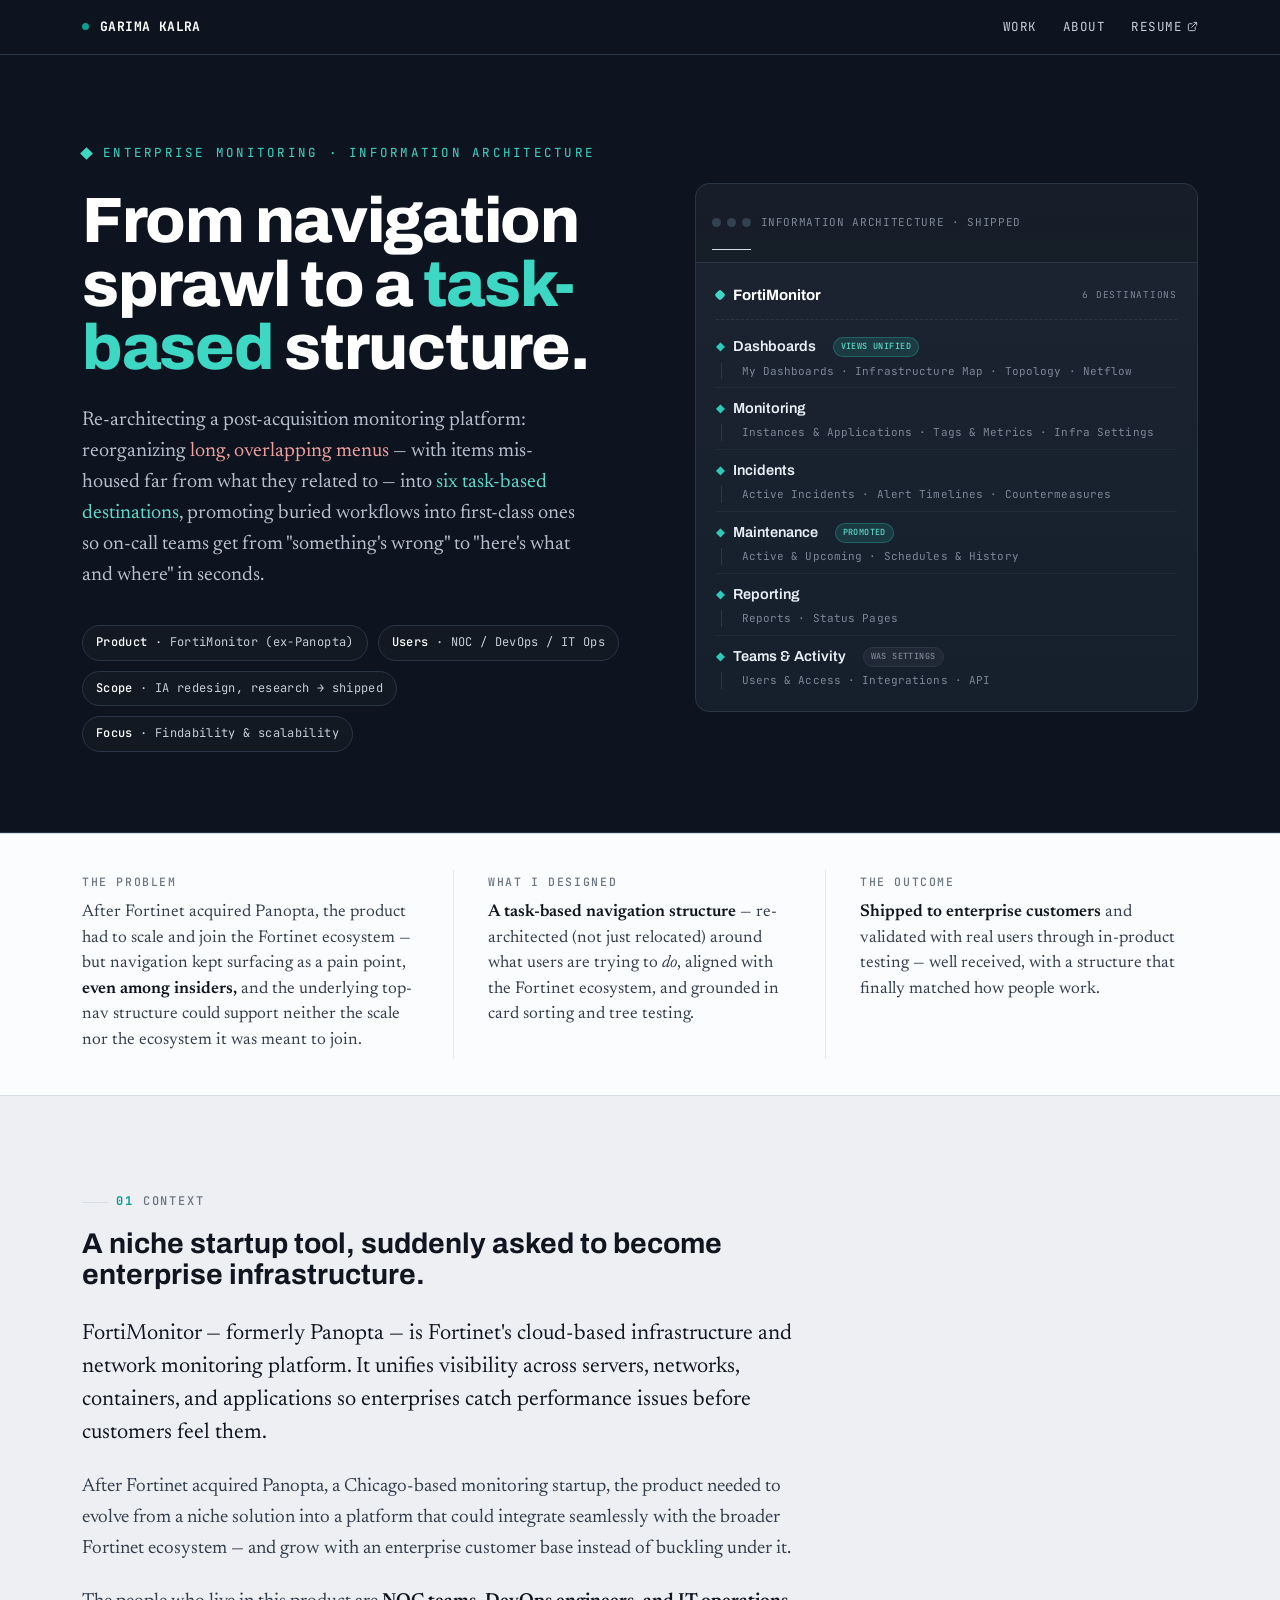
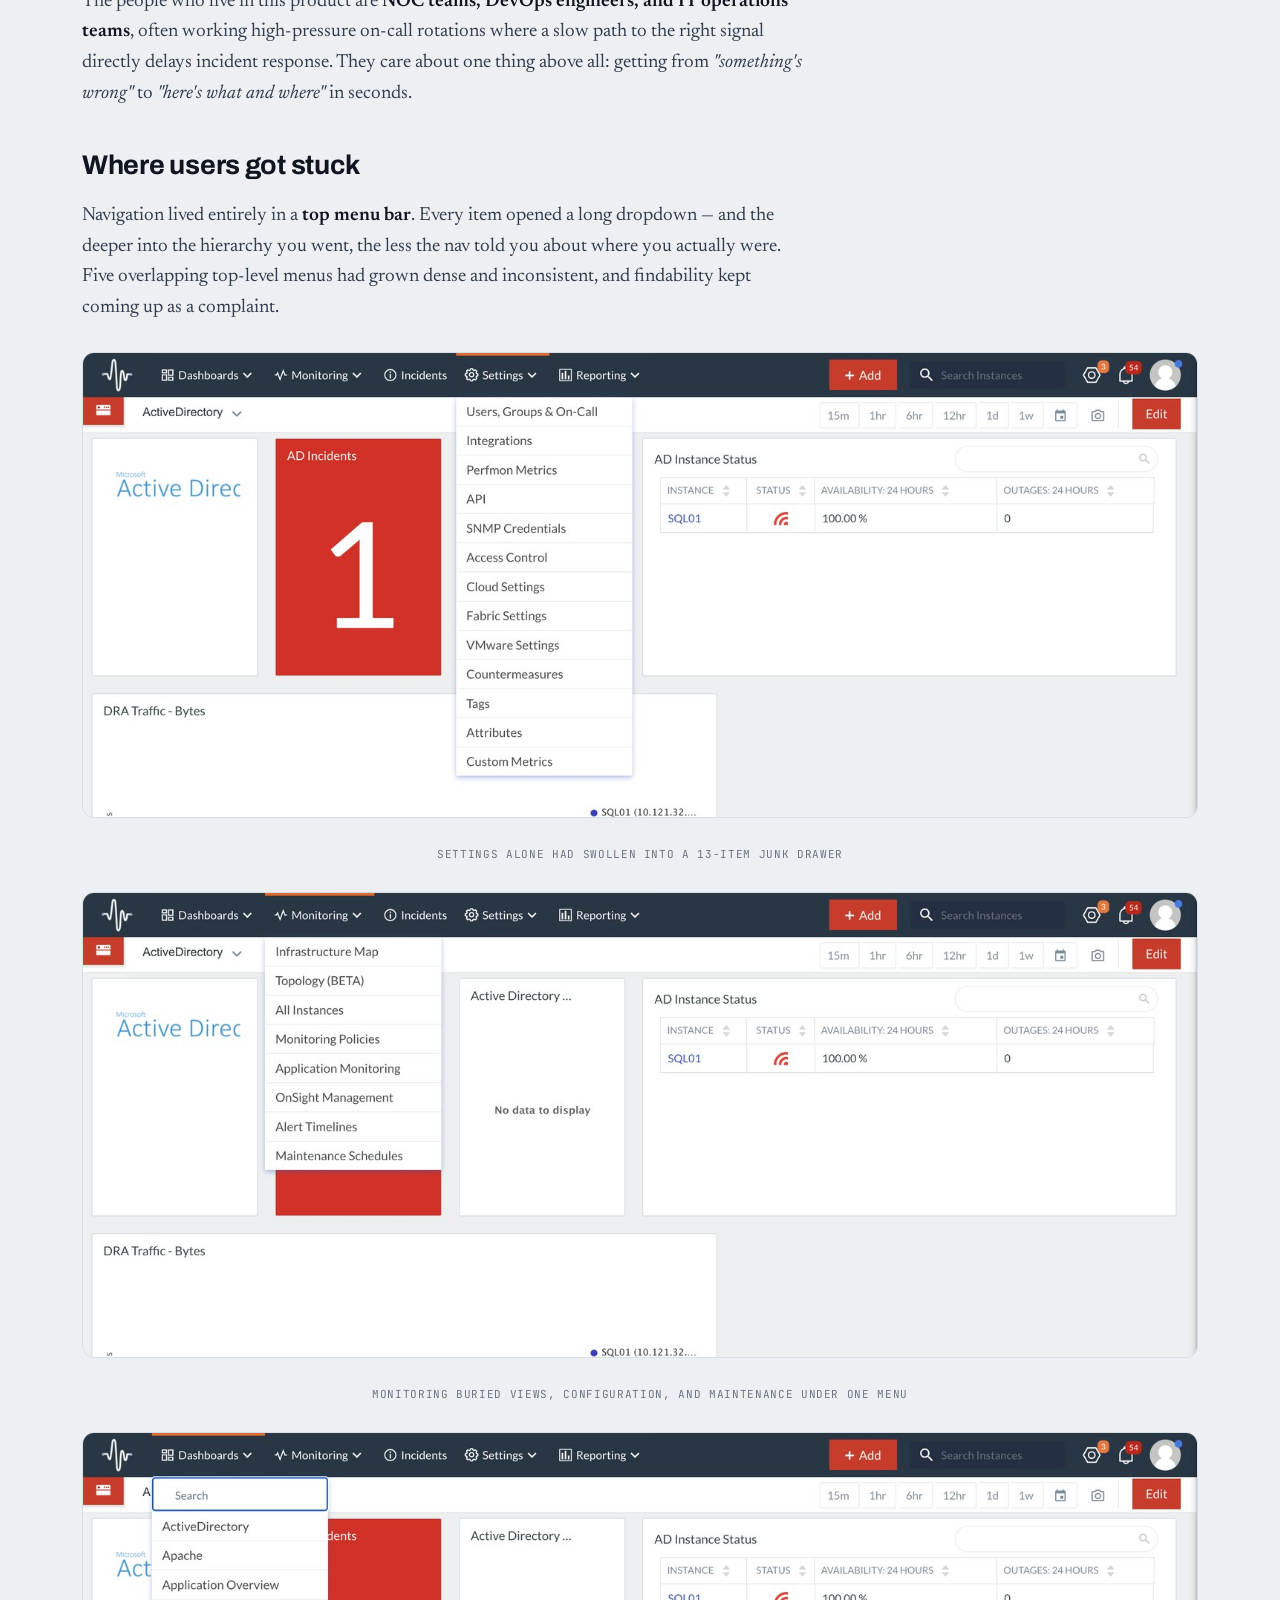
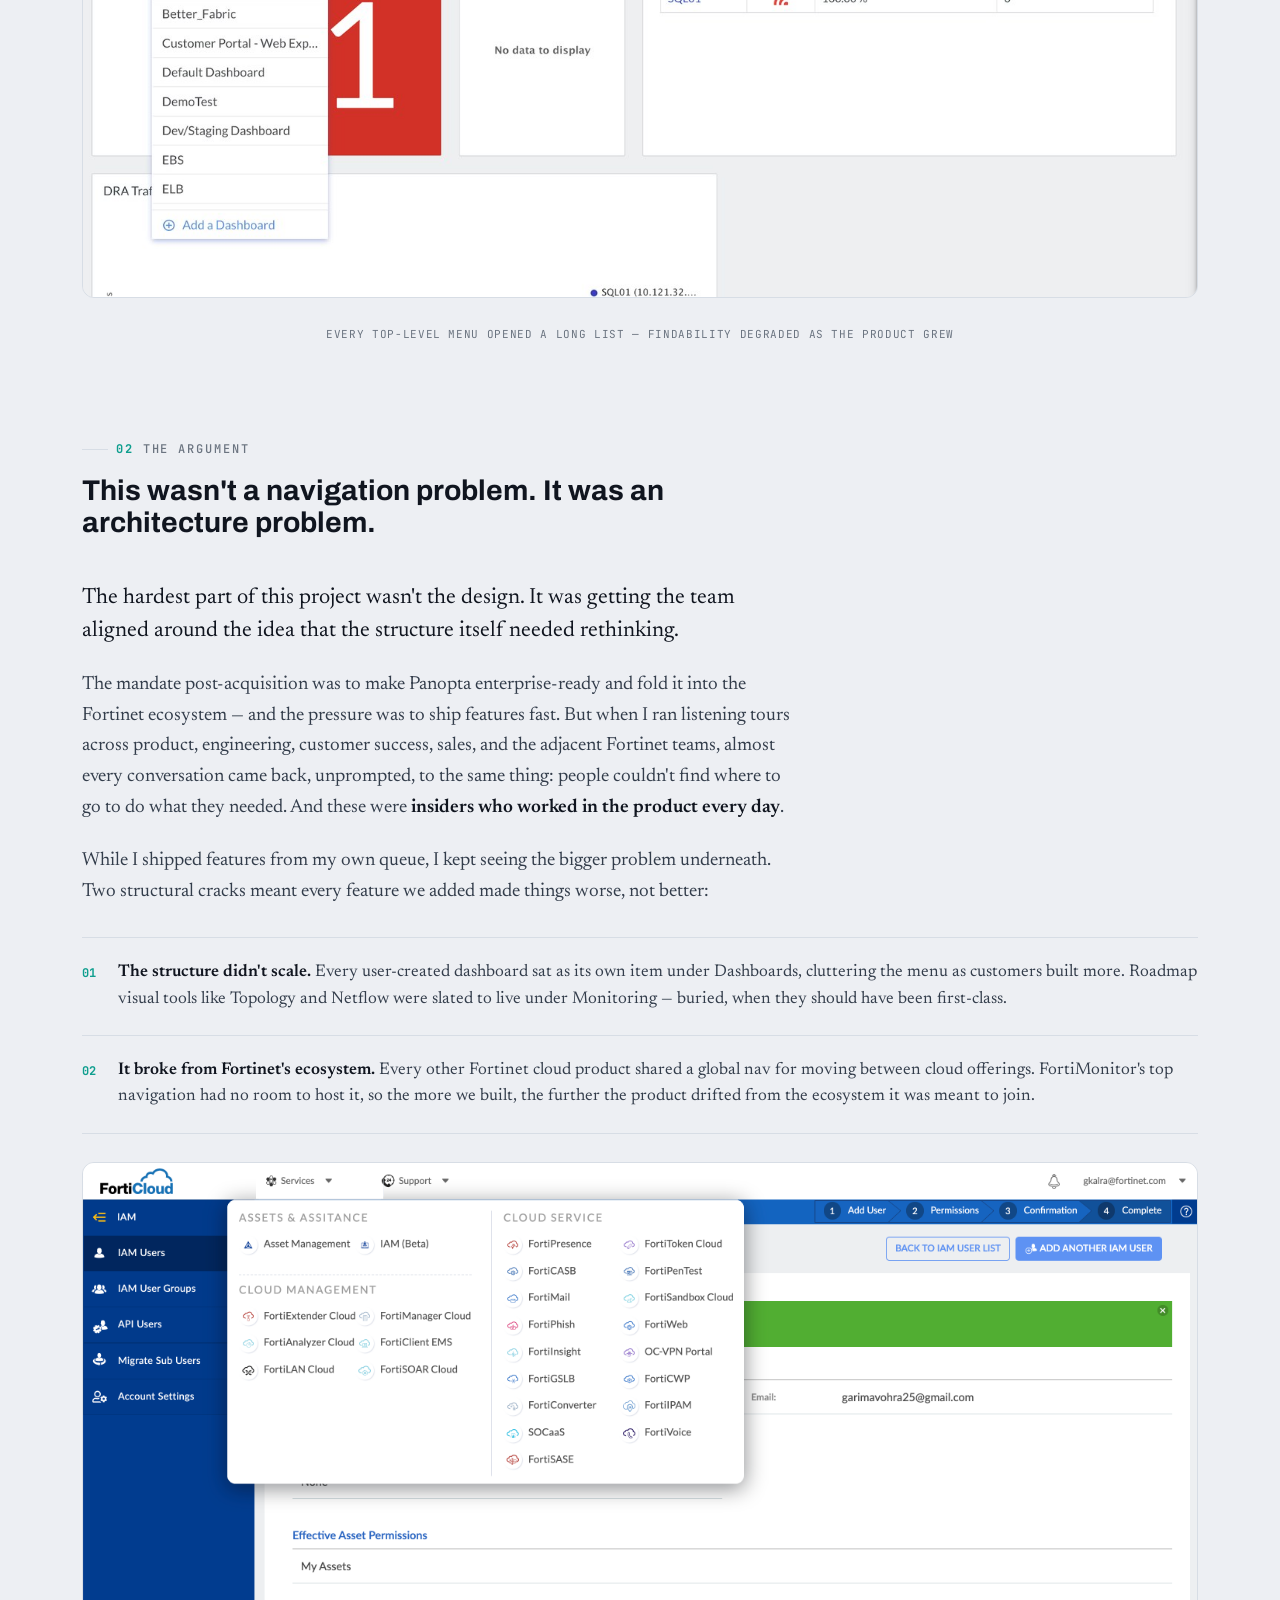
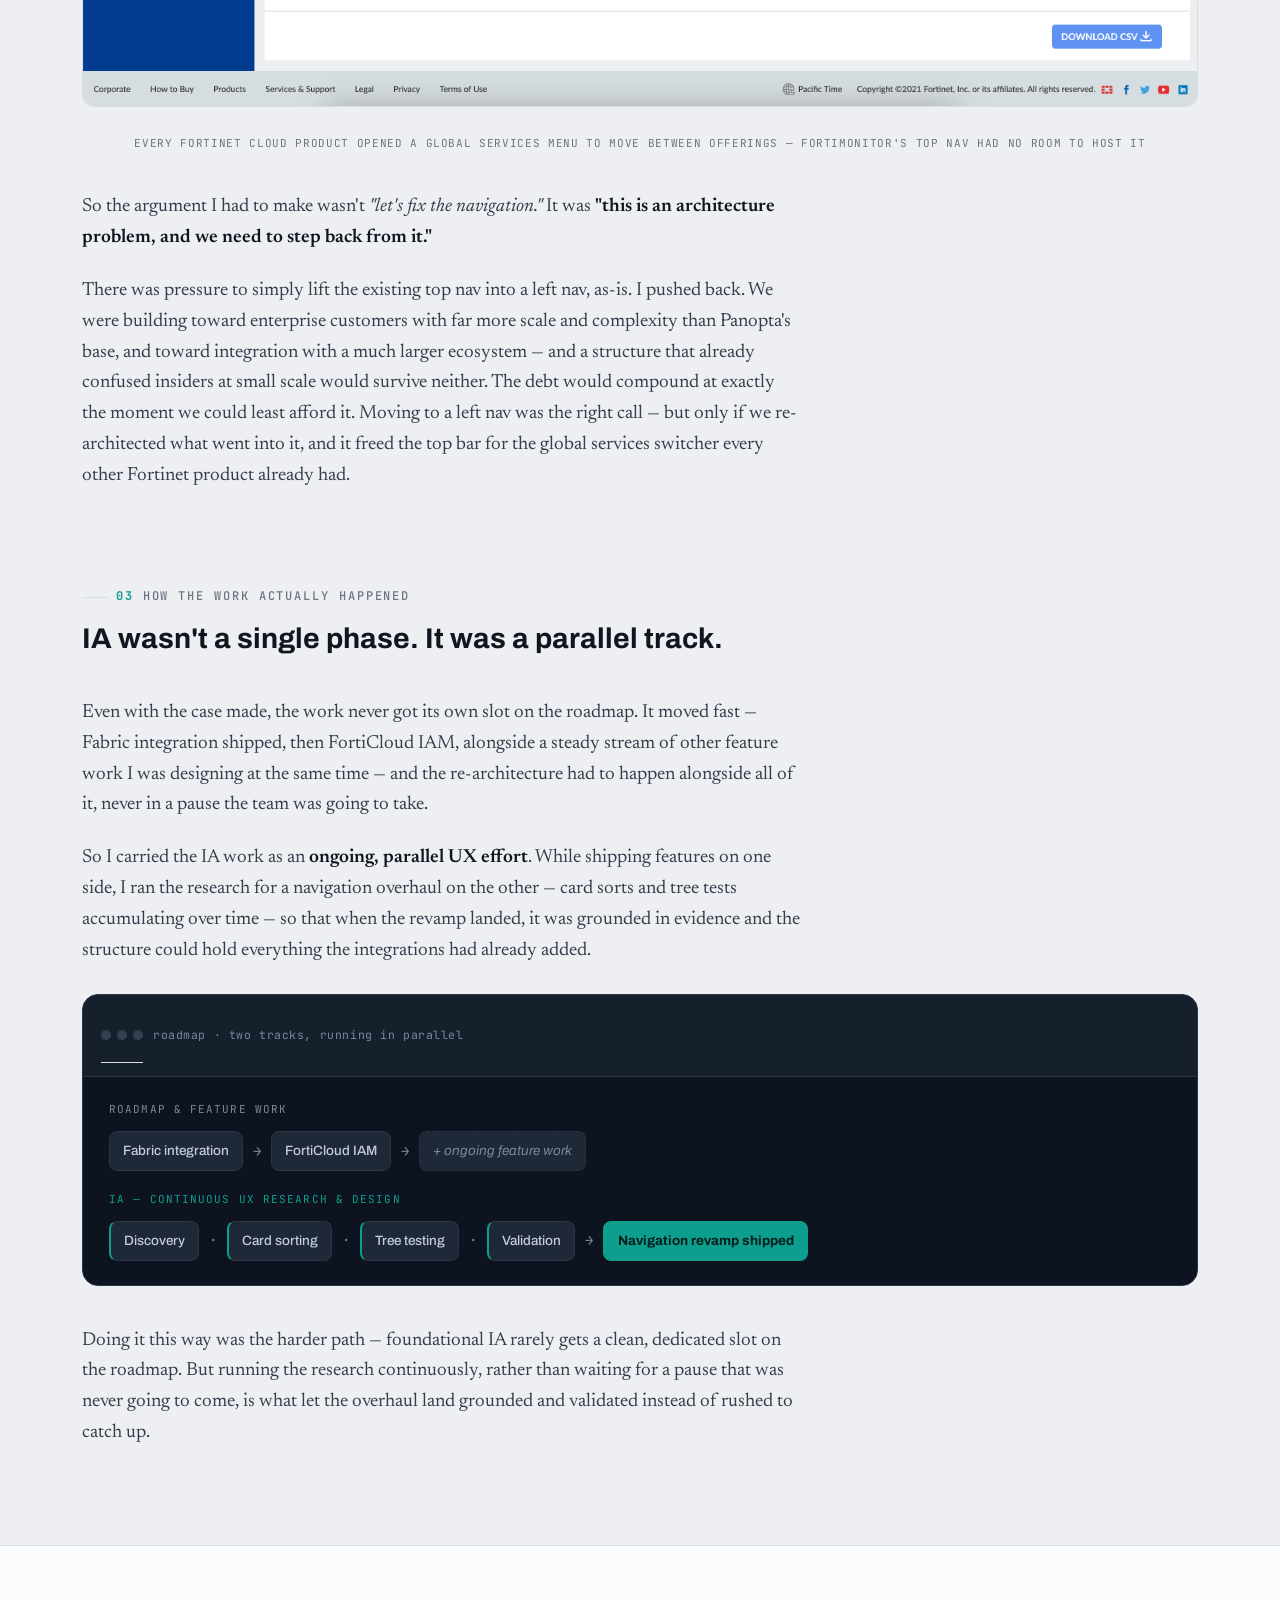
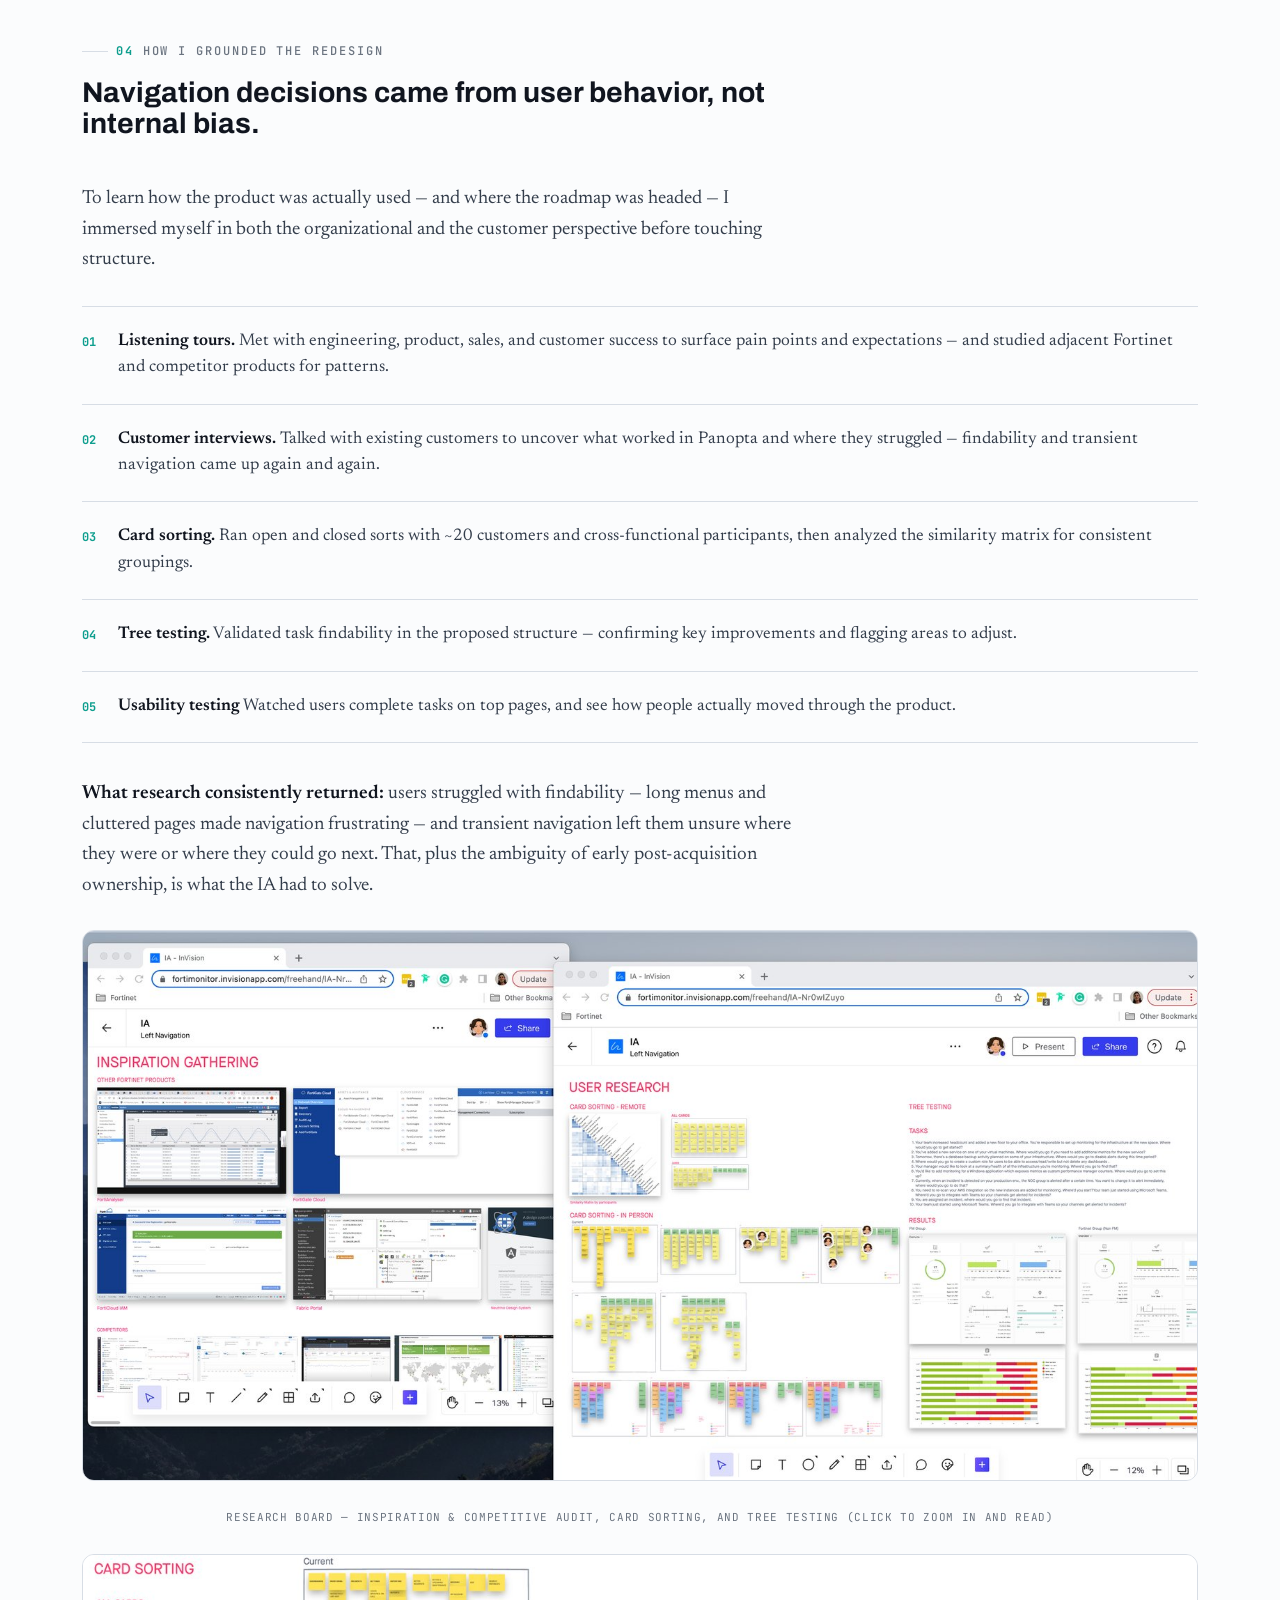
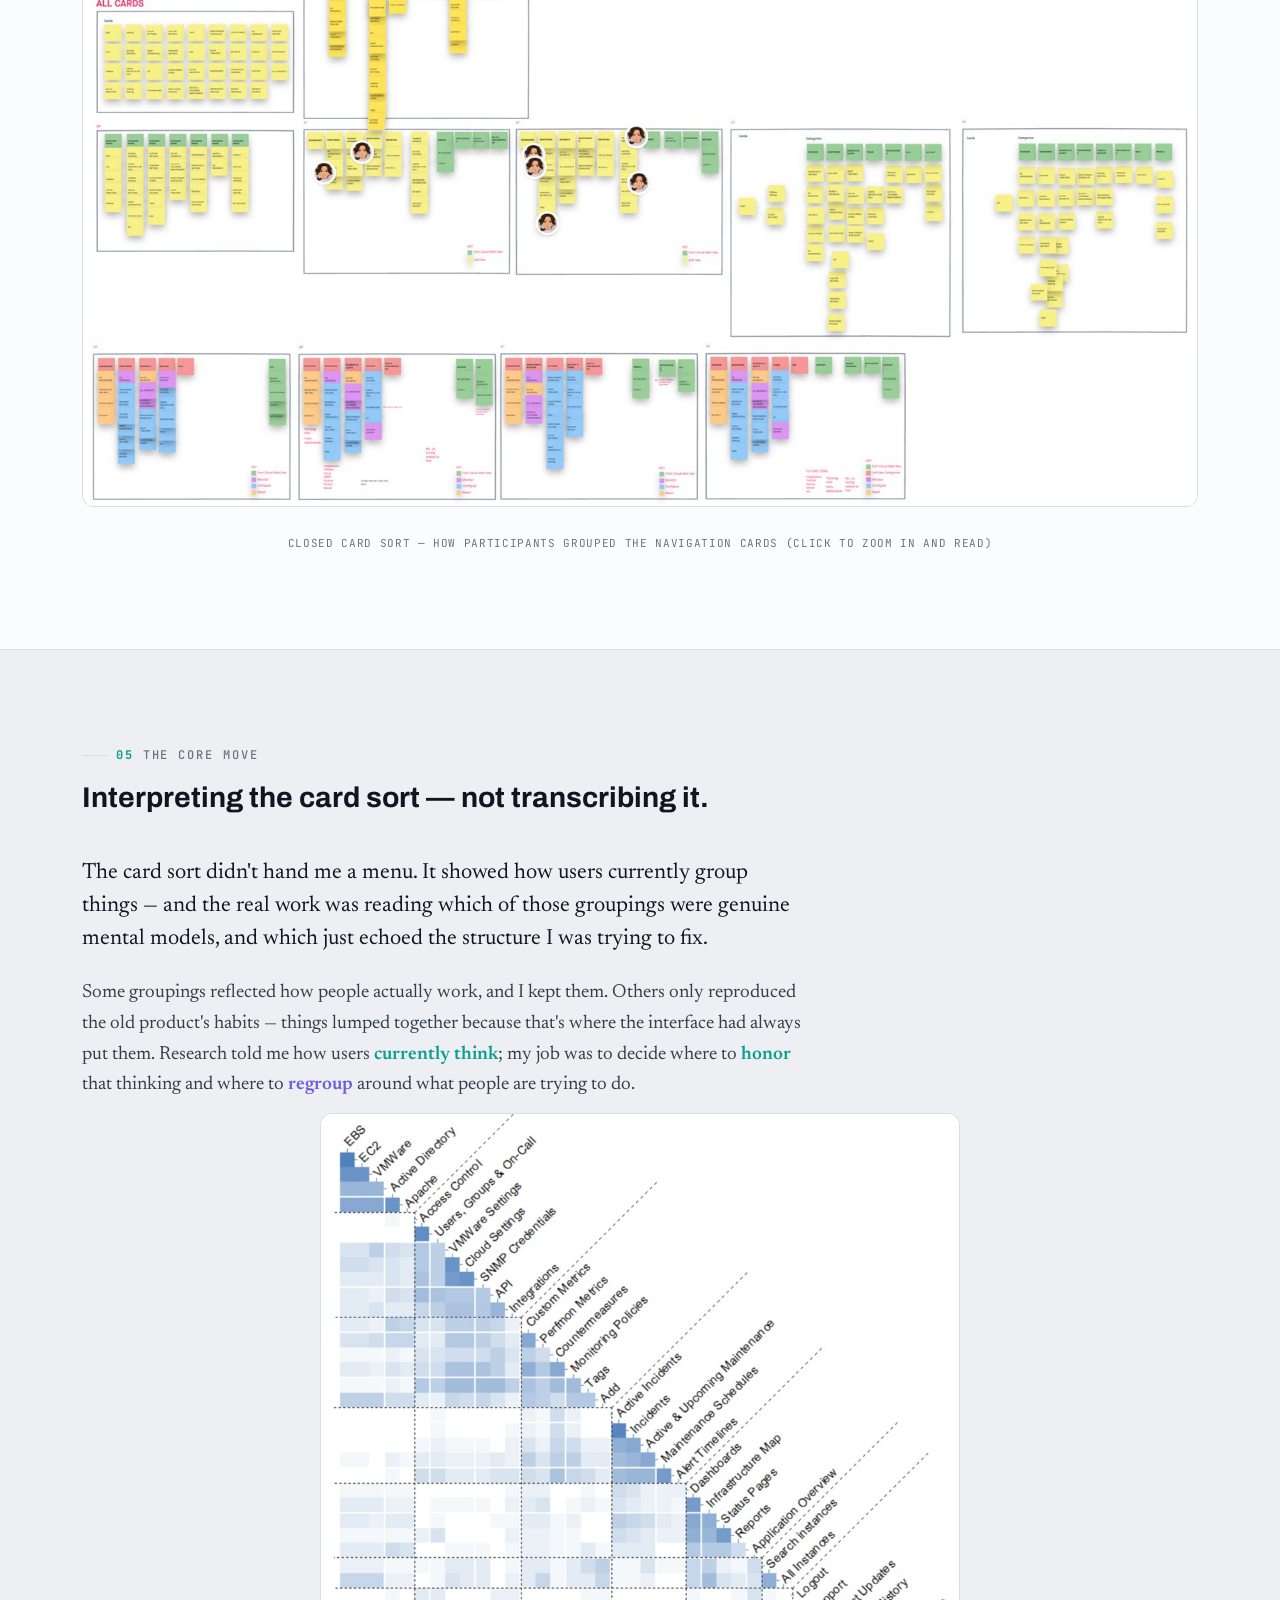
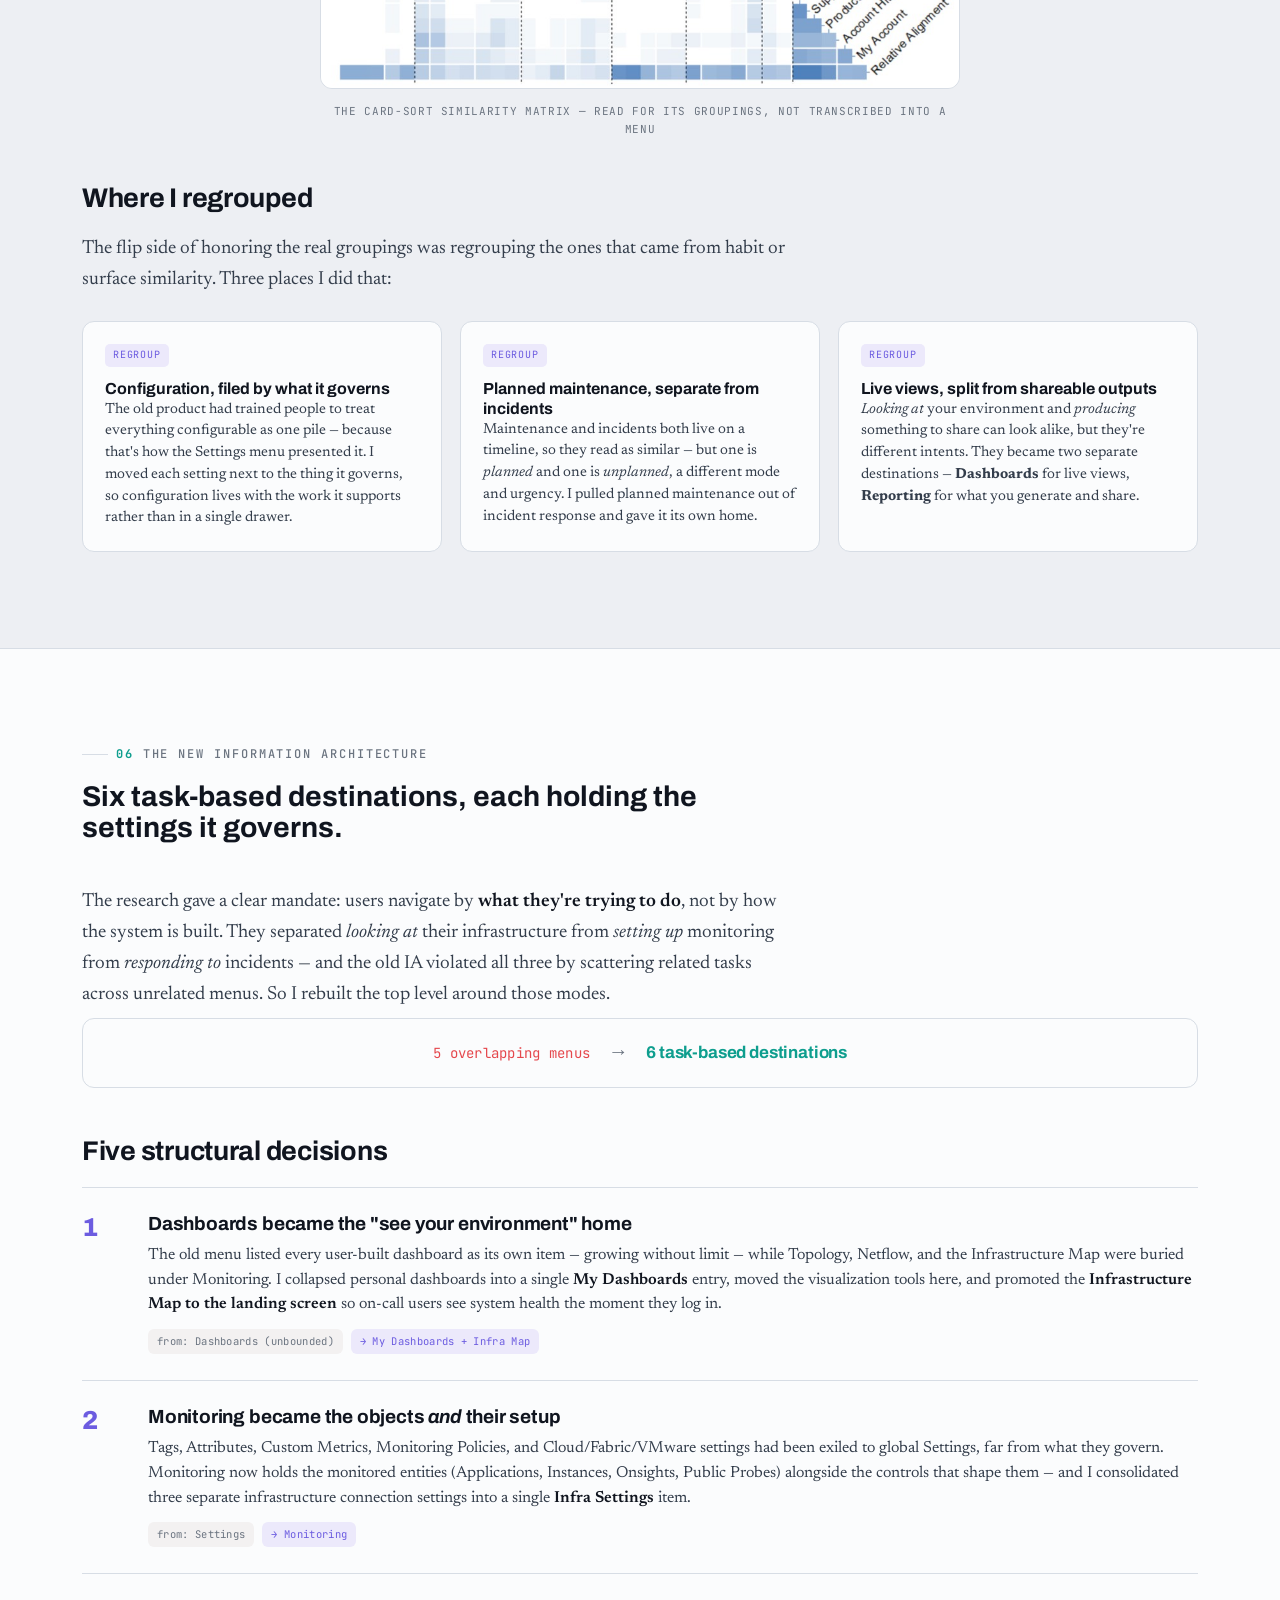
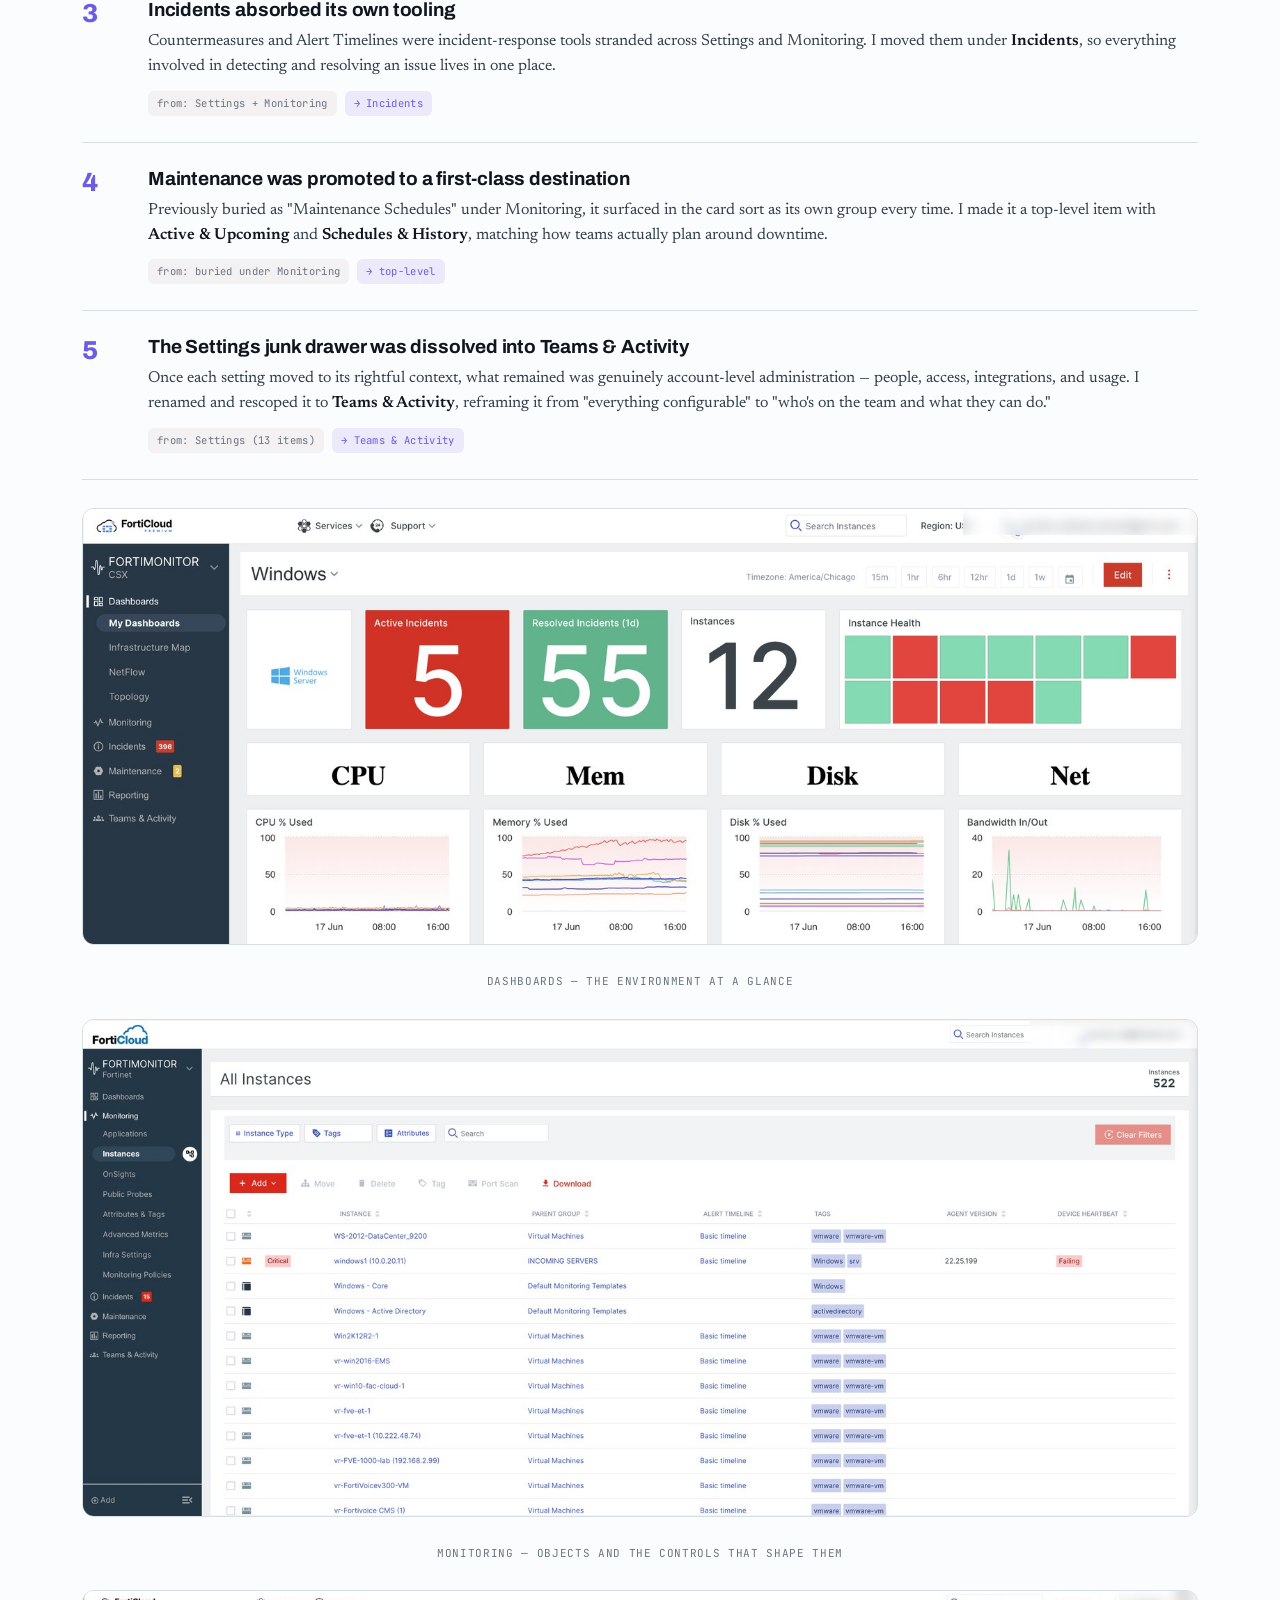
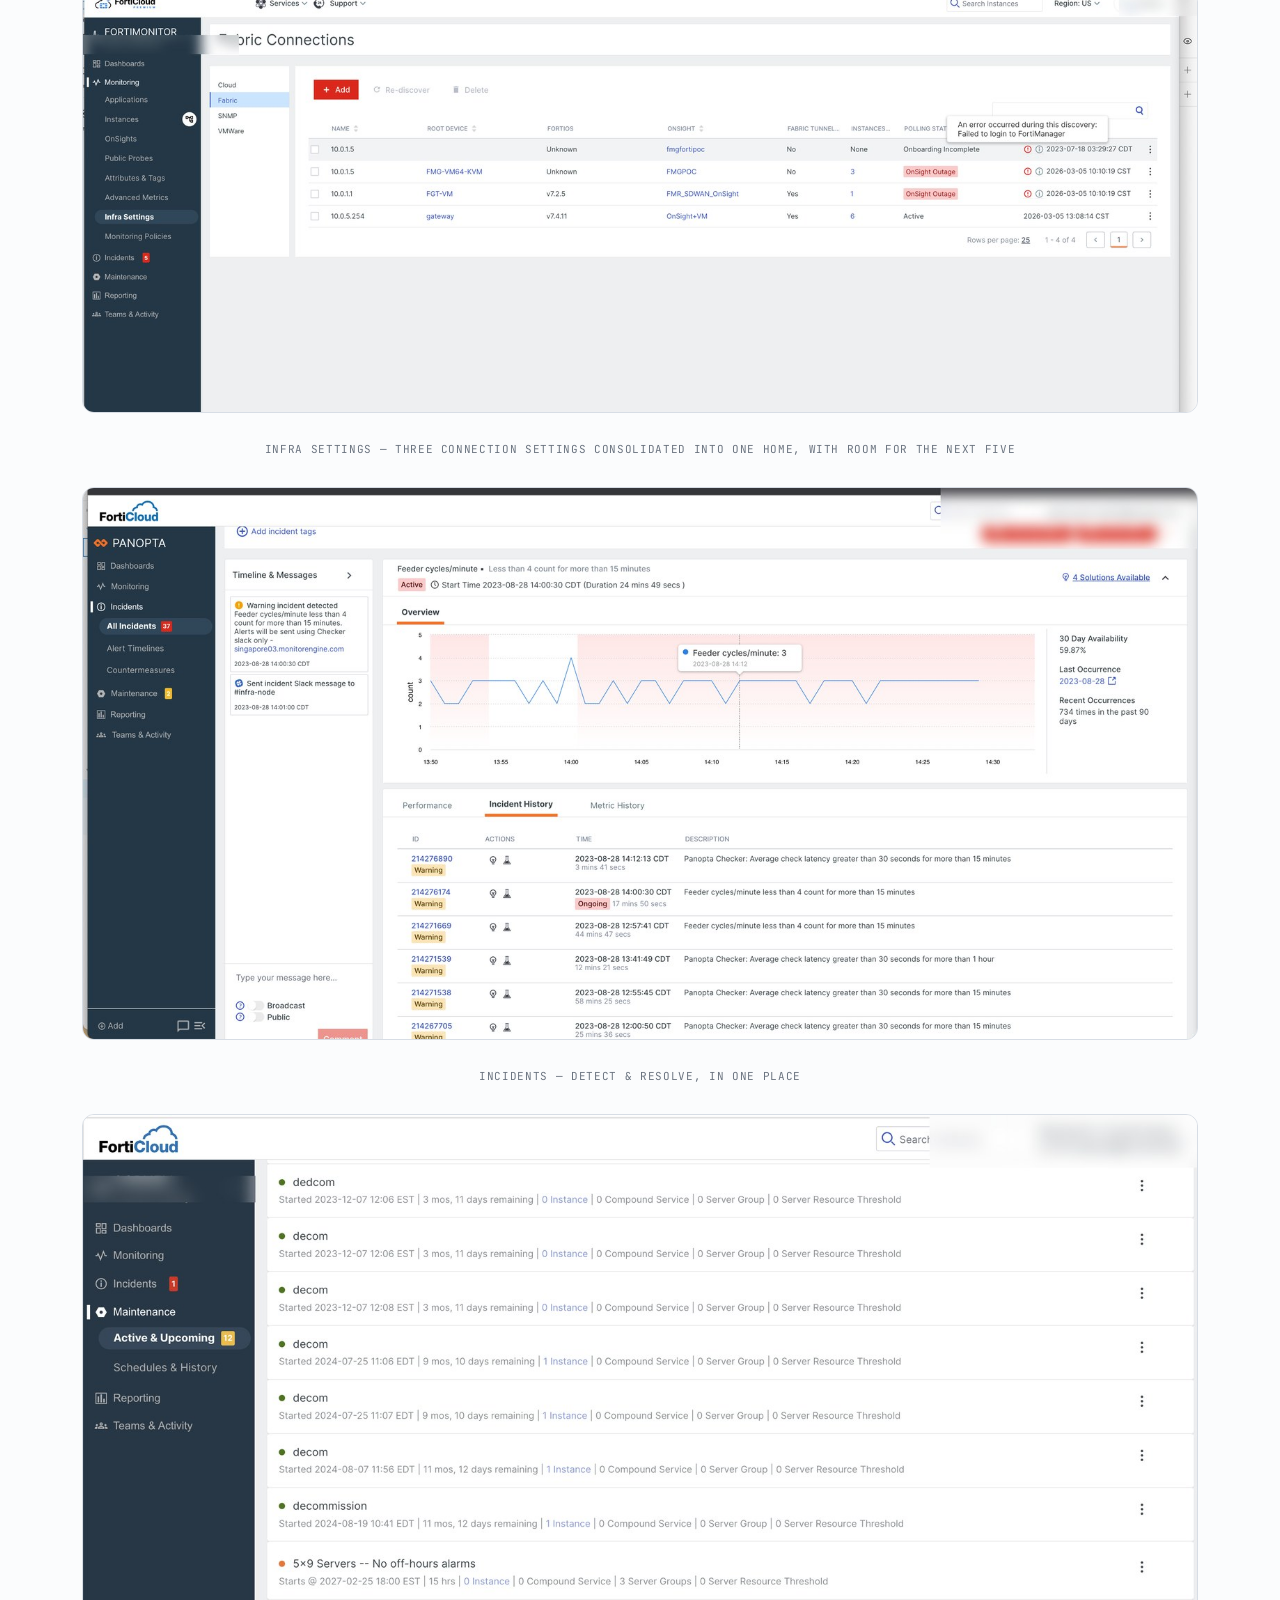
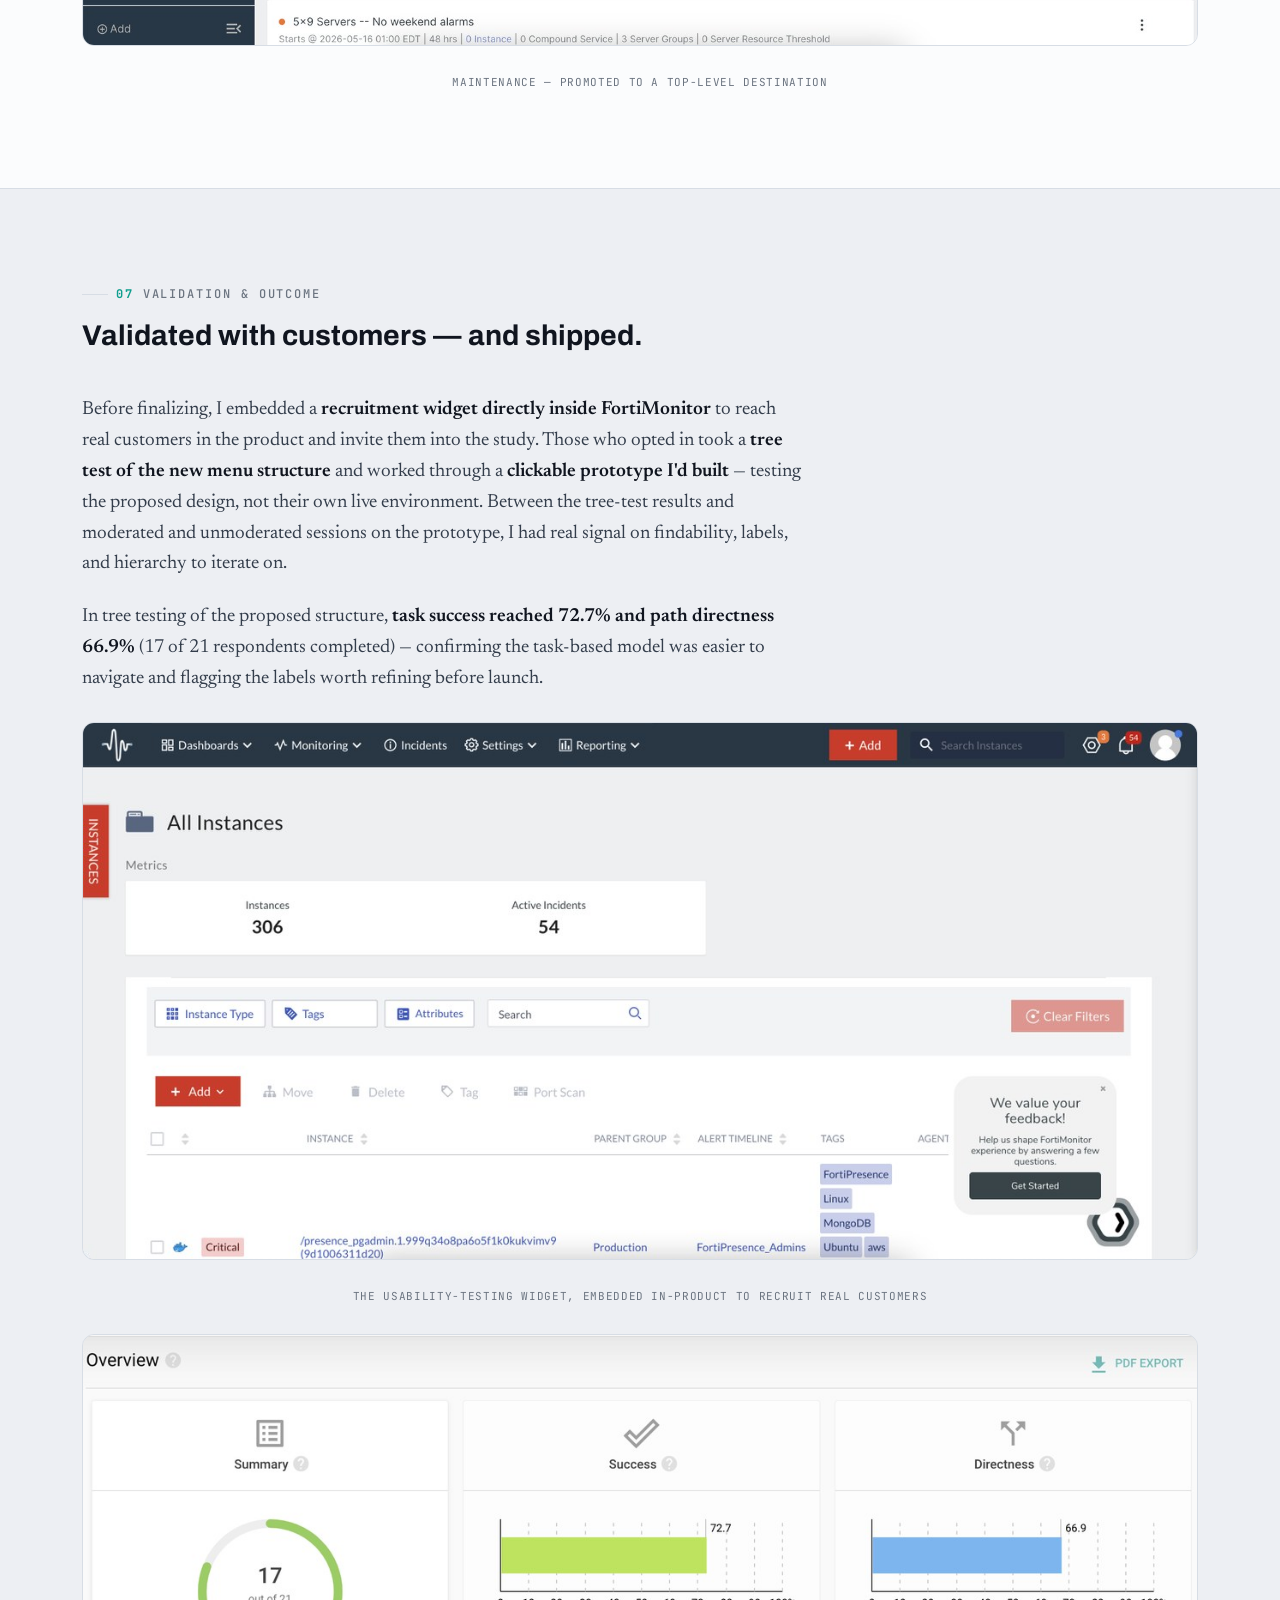
<file: fortimonitor-ia.html>
<!DOCTYPE html>
<html lang="en">
<head>
<meta charset="UTF-8">
<meta name="viewport" content="width=device-width, initial-scale=1.0">
<title>FortiMonitor — Information Architecture · Garima Kalra</title>
<meta name="description" content="Re-architecting FortiMonitor's navigation after the Panopta acquisition — a research-led information architecture case study by Garima Kalra.">
<link rel="preconnect" href="https://fonts.googleapis.com">
<link rel="preconnect" href="https://fonts.gstatic.com" crossorigin>
<link href="https://fonts.googleapis.com/css2?family=Archivo:wght@400;500;600;700;800;900&family=Archivo+Expanded:wght@600;700;800;900&family=Newsreader:opsz,wght@6..72,400;6..72,500;6..72,600&family=JetBrains+Mono:wght@400;500;700&display=swap" rel="stylesheet">
<link rel="stylesheet" href="styles.css">
<link rel="stylesheet" href="fortimonitor-ia.css">
  <link rel="icon" href="favicon.ico" sizes="any">
  <link rel="icon" type="image/png" sizes="32x32" href="favicon-32.png">
  <link rel="icon" type="image/png" sizes="16x16" href="favicon-16.png">
  <link rel="apple-touch-icon" href="apple-touch-icon.png">
</head>
<body>

<!-- ===== shared nav ===== -->
<div class="topbar">
  <div class="wrap">
    <a class="brand" href="index.html"><span class="dot"></span>GARIMA KALRA</a>
    <nav>
      <a href="index.html#work">Work</a>
      <a href="about.html">About</a>
      <a href="Garima_Kalra_Resume.pdf" target="_blank" rel="noopener">Resume<svg class="ext" viewBox="0 0 24 24" fill="none" stroke="currentColor" stroke-width="2" stroke-linecap="round" stroke-linejoin="round" aria-hidden="true"><path d="M18 13v6a2 2 0 0 1-2 2H5a2 2 0 0 1-2-2V8a2 2 0 0 1 2-2h6"/><polyline points="15 3 21 3 21 9"/><line x1="10" y1="14" x2="21" y2="3"/></svg></a>
    </nav>
  </div>
</div>

<!-- HERO -->
<header class="hero">
  <div class="hero-inner">
    <div>
      <div class="hero-kicker"><span class="sq"></span>Enterprise Monitoring · Information Architecture</div>
      <h1>From navigation sprawl to a <span class="hl">task-based</span> structure.</h1>
      <p class="hero-sub">Re-architecting a post-acquisition monitoring platform: reorganizing <span style="color:#F0A0A0">long, overlapping menus</span> — with items mis-housed far from what they related to — into <span style="color:#5FD9C9">six task-based destinations</span>, promoting buried workflows into first-class ones so on-call teams get from "something's wrong" to "here's what and where" in seconds.</p>
      <div class="hero-meta">
        <span class="chip"><b>Product</b> · FortiMonitor (ex-Panopta)</span>
        <span class="chip"><b>Users</b> · NOC / DevOps / IT Ops</span>
        <span class="chip"><b>Scope</b> · IA redesign, research → shipped</span>
        <span class="chip"><b>Focus</b> · Findability &amp; scalability</span>
      </div>
    </div>

    <!-- IA SITEMAP -->
    <div class="ia-map" role="img" aria-label="The redesigned FortiMonitor information architecture: six task-based top-level destinations, each with its key sub-items">
      <div class="ia-map-head">
        <span class="tl"><i></i><i></i><i></i></span>
        <span>information architecture · shipped</span>
      </div>
      <div class="ia-map-body">
        <div class="ia-root"><span class="rdot"></span>FortiMonitor<span class="rmeta">6 destinations</span></div>

        <div class="ia-node">
          <div class="ia-dest"><span class="di">&#9670;</span>Dashboards<span class="badge new">views unified</span></div>
          <div class="ia-kids">My Dashboards · Infrastructure Map · Topology · Netflow</div>
        </div>
        <div class="ia-node">
          <div class="ia-dest"><span class="di">&#9670;</span>Monitoring</div>
          <div class="ia-kids">Instances &amp; Applications · Tags &amp; Metrics · Infra Settings</div>
        </div>
        <div class="ia-node">
          <div class="ia-dest"><span class="di">&#9670;</span>Incidents</div>
          <div class="ia-kids">Active Incidents · Alert Timelines · Countermeasures</div>
        </div>
        <div class="ia-node">
          <div class="ia-dest"><span class="di">&#9670;</span>Maintenance<span class="badge new">promoted</span></div>
          <div class="ia-kids">Active &amp; Upcoming · Schedules &amp; History</div>
        </div>
        <div class="ia-node">
          <div class="ia-dest"><span class="di">&#9670;</span>Reporting</div>
          <div class="ia-kids">Reports · Status Pages</div>
        </div>
        <div class="ia-node">
          <div class="ia-dest"><span class="di">&#9670;</span>Teams &amp; Activity<span class="badge from">was Settings</span></div>
          <div class="ia-kids">Users &amp; Access · Integrations · API</div>
        </div>
      </div>
    </div>
  </div>
</header>

<!-- TLDR -->
<div class="tldr">
  <div class="wrap">
    <div class="tldr-col">
      <h4>The problem</h4>
      <p>After Fortinet acquired Panopta, the product had to scale and join the Fortinet ecosystem — but navigation kept surfacing as a pain point, <strong>even among insiders,</strong> and the underlying top-nav structure could support neither the scale nor the ecosystem it was meant to join.</p>
    </div>
    <div class="tldr-col">
      <h4>What I designed</h4>
      <p><strong>A task-based navigation structure</strong> — re-architected (not just relocated) around what users are trying to <em>do</em>, aligned with the Fortinet ecosystem, and grounded in card sorting and tree testing.</p>
    </div>
    <div class="tldr-col">
      <h4>The outcome</h4>
      <p><strong>Shipped to enterprise customers</strong> and validated with real users through in-product testing — well received, with a structure that finally matched how people work.</p>
    </div>
  </div>
</div>

<!-- 01 CONTEXT -->
<section id="context">
  <div class="wrap reveal">
    <div class="read">
    <div class="eyebrow"><span class="num">01</span> Context</div>
    <h2 class="section-head" style="margin-bottom:28px;">A niche startup tool, suddenly asked to become enterprise infrastructure.</h2>
    <p class="lead">FortiMonitor — formerly Panopta — is Fortinet's cloud-based infrastructure and network monitoring platform. It unifies visibility across servers, networks, containers, and applications so enterprises catch performance issues before customers feel them.</p>
    <p>After Fortinet acquired Panopta, a Chicago-based monitoring startup, the product needed to evolve from a niche solution into a platform that could integrate seamlessly with the broader Fortinet ecosystem — and grow with an enterprise customer base instead of buckling under it.</p>
    <p>The people who live in this product are <strong>NOC teams, DevOps engineers, and IT operations teams</strong>, often working high-pressure on-call rotations where a slow path to the right signal directly delays incident response. They care about one thing above all: getting from <em>"something's wrong"</em> to <em>"here's what and where"</em> in seconds.</p>

    <h3 class="subhead" style="margin-top:40px;">Where users got stuck</h3>
    <p>Navigation lived entirely in a <strong>top menu bar</strong>. Every item opened a long dropdown — and the deeper into the hierarchy you went, the less the nav told you about where you actually were. Five overlapping top-level menus had grown dense and inconsistent, and findability kept coming up as a complaint.</p>
    </div>

    <img class="shot" src="fmia-oldnav-settings.jpg" alt="The old FortiMonitor top navigation with the Settings menu open — a 13-item dropdown: Users Groups & On-Call, Integrations, Perfmon Metrics, API, SNMP Credentials, Access Control, Cloud Settings, Fabric Settings, VMware Settings, Countermeasures, Tags, Attributes, Custom Metrics">
    <div class="caption">Settings alone had swollen into a 13-item junk drawer</div>
    <img class="shot" src="fmia-oldnav-monitoring.jpg" alt="The old top navigation with the Monitoring menu open — Infrastructure Map, Topology, All Instances, Monitoring Policies, Application Monitoring, OnSight Management, Alert Timelines, Maintenance Schedules">
    <div class="caption">Monitoring buried views, configuration, and maintenance under one menu</div>
    <img class="shot" src="fmia-oldnav-dashboards.jpg" alt="The old top navigation with the Dashboards menu open, listing every dashboard in one long scrolling list">
    <div class="caption">Every top-level menu opened a long list — findability degraded as the product grew</div>
  </div>
</section>

<!-- 02 THE ARGUMENT -->
<section id="argument" style="padding-top:0;">
  <div class="wrap reveal">
    <div class="read">
      <div class="eyebrow"><span class="num">02</span> The argument</div>
      <h2 class="section-head">This wasn't a navigation problem. It was an architecture problem.</h2>
      <p class="lead">The hardest part of this project wasn't the design. It was getting the team aligned around the idea that the structure itself needed rethinking.</p>
      <p>The mandate post-acquisition was to make Panopta enterprise-ready and fold it into the Fortinet ecosystem — and the pressure was to ship features fast. But when I ran listening tours across product, engineering, customer success, sales, and the adjacent Fortinet teams, almost every conversation came back, unprompted, to the same thing: people couldn't find where to go to do what they needed. And these were <strong>insiders who worked in the product every day</strong>.</p>
      <p>While I shipped features from my own queue, I kept seeing the bigger problem underneath. Two structural cracks meant every feature we added made things worse, not better:</p>
    </div>

    <div class="rows">
      <div class="row reveal"><div class="rk">01</div><div class="rt"><b>The structure didn't scale.</b> Every user-created dashboard sat as its own item under Dashboards, cluttering the menu as customers built more. Roadmap visual tools like Topology and Netflow were slated to live under Monitoring — buried, when they should have been first-class.</div></div>
      <div class="row reveal"><div class="rk">02</div><div class="rt"><b>It broke from Fortinet's ecosystem.</b> Every other Fortinet cloud product shared a global nav for moving between cloud offerings. FortiMonitor's top navigation had no room to host it, so the more we built, the further the product drifted from the ecosystem it was meant to join.</div></div>
    </div>

    <img class="shot" src="fmia-forticloud-merged.png" alt="The FortiCloud shared UI pattern — a product with a left-hand navigation, and a global Services menu in the top bar opened to reveal the full directory of Fortinet cloud offerings including Asset Management, IAM, FortiManager Cloud, FortiMail, FortiWeb and FortiSASE">
    <div class="caption">Every Fortinet cloud product opened a global Services menu to move between offerings — FortiMonitor's top nav had no room to host it</div>

    <div class="read" style="margin-top:40px;">
      <p>So the argument I had to make wasn't <em>"let's fix the navigation."</em> It was <strong>"this is an architecture problem, and we need to step back from it."</strong></p>
      <p>There was pressure to simply lift the existing top nav into a left nav, as-is. I pushed back. We were building toward enterprise customers with far more scale and complexity than Panopta's base, and toward integration with a much larger ecosystem — and a structure that already confused insiders at small scale would survive neither. The debt would compound at exactly the moment we could least afford it. Moving to a left nav was the right call — but only if we re-architected what went into it, and it freed the top bar for the global services switcher every other Fortinet product already had.</p>
    </div>
  </div>
</section>

<!-- 03 PARALLEL TRACK -->
<section id="approach" style="padding-top:0;">
  <div class="wrap reveal">
    <div class="read">
      <div class="eyebrow"><span class="num">03</span> How the work actually happened</div>
      <h2 class="section-head">IA wasn't a single phase. It was a parallel track.</h2>
      <p>Even with the case made, the work never got its own slot on the roadmap. It moved fast — Fabric integration shipped, then FortiCloud IAM, alongside a steady stream of other feature work I was designing at the same time — and the re-architecture had to happen alongside all of it, never in a pause the team was going to take.</p>
      <p>So I carried the IA work as an <strong>ongoing, parallel UX effort</strong>. While shipping features on one side, I ran the research for a navigation overhaul on the other — card sorts and tree tests accumulating over time — so that when the revamp landed, it was grounded in evidence and the structure could hold everything the integrations had already added.</p>
    </div>

    <div class="lanes reveal">
      <div class="lanes-bar">
        <span class="tl"><i></i><i></i><i></i></span>
        <span>roadmap · two tracks, running in parallel</span>
      </div>
      <div class="lanes-body">
        <div class="lane">
          <div class="lane-label">Roadmap &amp; feature work</div>
          <div class="lane-track">
            <span class="stop">Fabric integration</span>
            <span class="arw">→</span>
            <span class="stop">FortiCloud IAM</span>
            <span class="arw">→</span>
            <span class="stop ongoing">+ ongoing feature work</span>
          </div>
        </div>
        <div class="lane ia">
          <div class="lane-label">IA — continuous UX research &amp; design</div>
          <div class="lane-track">
            <span class="stop">Discovery</span>
            <span class="arw">·</span>
            <span class="stop">Card sorting</span>
            <span class="arw">·</span>
            <span class="stop">Tree testing</span>
            <span class="arw">·</span>
            <span class="stop">Validation</span>
            <span class="arw">→</span>
            <span class="stop land">Navigation revamp shipped</span>
          </div>
        </div>
      </div>
    </div>

    <div class="read" style="margin-top:40px;">
      <p>Doing it this way was the harder path — foundational IA rarely gets a clean, dedicated slot on the roadmap. But running the research continuously, rather than waiting for a pause that was never going to come, is what let the overhaul land grounded and validated instead of rushed to catch up.</p>
    </div>
  </div>
</section>

<!-- 04 RESEARCH -->
<section id="research" style="background:var(--surface);border-top:1px solid var(--line);border-bottom:1px solid var(--line);">
  <div class="wrap reveal">
    <div class="read">
      <div class="eyebrow"><span class="num">04</span> How I grounded the redesign</div>
      <h2 class="section-head">Navigation decisions came from user behavior, not internal bias.</h2>
      <p>To learn how the product was actually used — and where the roadmap was headed — I immersed myself in both the organizational and the customer perspective before touching structure.</p>
    </div>

    <div class="rows">
      <div class="row reveal"><div class="rk">01</div><div class="rt"><b>Listening tours.</b> Met with engineering, product, sales, and customer success to surface pain points and expectations — and studied adjacent Fortinet and competitor products for patterns.</div></div>
      <div class="row reveal"><div class="rk">02</div><div class="rt"><b>Customer interviews.</b> Talked with existing customers to uncover what worked in Panopta and where they struggled — findability and transient navigation came up again and again.</div></div>
      <div class="row reveal"><div class="rk">03</div><div class="rt"><b>Card sorting.</b> Ran open and closed sorts with ~20 customers and cross-functional participants, then analyzed the similarity matrix for consistent groupings.</div></div>
      <div class="row reveal"><div class="rk">04</div><div class="rt"><b>Tree testing.</b> Validated task findability in the proposed structure — confirming key improvements and flagging areas to adjust.</div></div>
      <div class="row reveal"><div class="rk">05</div><div class="rt"><b>Usability testing</b> Watched users complete tasks on top pages, and see how people actually moved through the product.</div></div>
    </div>

    <div class="read" style="margin-top:36px;">
      <p><strong>What research consistently returned:</strong> users struggled with findability — long menus and cluttered pages made navigation frustrating — and transient navigation left them unsure where they were or where they could go next. That, plus the ambiguity of early post-acquisition ownership, is what the IA had to solve.</p>
    </div>
    <img class="shot zoomable" src="fmia-research-board.jpg" data-full="fmia-research-board-2x.jpg" alt="Research board — inspiration gathering, competitive audit, card sorting, and tree testing">
    <div class="caption">Research board — inspiration &amp; competitive audit, card sorting, and tree testing (click to zoom in and read)</div>
    <img class="shot zoomable" src="fmia-card-sort.jpg" data-full="fmia-card-sort-2x.jpg" alt="Closed card sort — participant results showing how users grouped the navigation cards into categories, with a shared key for FortiCloud main nav versus left nav">
    <div class="caption">Closed card sort — how participants grouped the navigation cards (click to zoom in and read)</div>
  </div>
</section>

<!-- 05 INTERPRETATION -->
<section id="interpret">
  <div class="wrap reveal">
    <div class="read">
      <div class="eyebrow"><span class="num">05</span> The core move</div>
      <h2 class="section-head">Interpreting the card sort — not transcribing it.</h2>
      <p class="lead">The card sort didn't hand me a menu. It showed how users currently group things — and the real work was reading which of those groupings were genuine mental models, and which just echoed the structure I was trying to fix.</p>
      <p>Some groupings reflected how people actually work, and I kept them. Others only reproduced the old product's habits — things lumped together because that's where the interface had always put them. Research told me how users <span class="obs">currently think</span>; my job was to decide where to <span class="obs">honor</span> that thinking and where to <span class="des">regroup</span> around what people are trying to do.</p>
    </div>
  </div>

  <div class="wrap reveal" style="margin-top:12px;">
    <figure style="max-width:640px;margin:0 auto;">
      <img class="shot" style="margin:0;" src="fmia-similarity-matrix.jpg" alt="Card-sort similarity matrix showing affinity groupings among navigation items">
      <div class="caption">The card-sort similarity matrix — read for its groupings, not transcribed into a menu</div>
    </figure>
  </div>

  <div class="wrap reveal">
    <div class="read" style="margin-top:44px;">
      <h3 class="subhead">Where I regrouped</h3>
      <p>The flip side of honoring the real groupings was regrouping the ones that came from habit or surface similarity. Three places I did that:</p>
    </div>
    <div class="moves">
      <div class="move reveal">
        <div class="mh"><span class="mtag split">regroup</span></div>
        <h4>Configuration, filed by what it governs</h4>
        <p>The old product had trained people to treat everything configurable as one pile — because that's how the Settings menu presented it. I moved each setting next to the thing it governs, so configuration lives with the work it supports rather than in a single drawer.</p>
      </div>
      <div class="move reveal">
        <div class="mh"><span class="mtag split">regroup</span></div>
        <h4>Planned maintenance, separate from incidents</h4>
        <p>Maintenance and incidents both live on a timeline, so they read as similar — but one is <em>planned</em> and one is <em>unplanned</em>, a different mode and urgency. I pulled planned maintenance out of incident response and gave it its own home.</p>
      </div>
      <div class="move reveal">
        <div class="mh"><span class="mtag split">regroup</span></div>
        <h4>Live views, split from shareable outputs</h4>
        <p><em>Looking at</em> your environment and <em>producing</em> something to share can look alike, but they're different intents. They became two separate destinations — <b>Dashboards</b> for live views, <b>Reporting</b> for what you generate and share.</p>
      </div>
    </div>
  </div>
</section>

<!-- 06 NEW IA -->
<section id="ia" style="background:var(--surface);border-top:1px solid var(--line);border-bottom:1px solid var(--line);">
  <div class="wrap reveal">
    <div class="read">
      <div class="eyebrow"><span class="num">06</span> The new information architecture</div>
      <h2 class="section-head">Six task-based destinations, each holding the settings it governs.</h2>
      <p>The research gave a clear mandate: users navigate by <strong>what they're trying to do</strong>, not by how the system is built. They separated <em>looking at</em> their infrastructure from <em>setting up</em> monitoring from <em>responding to</em> incidents — and the old IA violated all three by scattering related tasks across unrelated menus. So I rebuilt the top level around those modes.</p>
    </div>

    <div class="transform reveal">
      <span class="t-old">5 overlapping menus</span>
      <span class="t-arrow">&#8594;</span>
      <span class="t-new">6 task-based destinations</span>
    </div>

    <div class="read" style="margin-top:48px;">
      <h3 class="subhead">Five structural decisions</h3>
    </div>

    <div class="decgrid">
      <div class="decrow reveal">
        <div class="dnum">1</div>
        <div>
          <h4>Dashboards became the "see your environment" home</h4>
          <p>The old menu listed every user-built dashboard as its own item — growing without limit — while Topology, Netflow, and the Infrastructure Map were buried under Monitoring. I collapsed personal dashboards into a single <strong>My Dashboards</strong> entry, moved the visualization tools here, and promoted the <strong>Infrastructure Map to the landing screen</strong> so on-call users see system health the moment they log in.</p>
          <div class="tags"><span class="from">from: Dashboards (unbounded)</span><span>→ My Dashboards + Infra Map</span></div>
        </div>
      </div>
      <div class="decrow reveal">
        <div class="dnum">2</div>
        <div>
          <h4>Monitoring became the objects <em>and</em> their setup</h4>
          <p>Tags, Attributes, Custom Metrics, Monitoring Policies, and Cloud/Fabric/VMware settings had been exiled to global Settings, far from what they govern. Monitoring now holds the monitored entities (Applications, Instances, Onsights, Public Probes) alongside the controls that shape them — and I consolidated three separate infrastructure connection settings into a single <strong>Infra Settings</strong> item.</p>
          <div class="tags"><span class="from">from: Settings</span><span>→ Monitoring</span></div>
        </div>
      </div>
      <div class="decrow reveal">
        <div class="dnum">3</div>
        <div>
          <h4>Incidents absorbed its own tooling</h4>
          <p>Countermeasures and Alert Timelines were incident-response tools stranded across Settings and Monitoring. I moved them under <strong>Incidents</strong>, so everything involved in detecting and resolving an issue lives in one place.</p>
          <div class="tags"><span class="from">from: Settings + Monitoring</span><span>→ Incidents</span></div>
        </div>
      </div>
      <div class="decrow reveal">
        <div class="dnum">4</div>
        <div>
          <h4>Maintenance was promoted to a first-class destination</h4>
          <p>Previously buried as "Maintenance Schedules" under Monitoring, it surfaced in the card sort as its own group every time. I made it a top-level item with <strong>Active &amp; Upcoming</strong> and <strong>Schedules &amp; History</strong>, matching how teams actually plan around downtime.</p>
          <div class="tags"><span class="from">from: buried under Monitoring</span><span>→ top-level</span></div>
        </div>
      </div>
      <div class="decrow reveal">
        <div class="dnum">5</div>
        <div>
          <h4>The Settings junk drawer was dissolved into Teams &amp; Activity</h4>
          <p>Once each setting moved to its rightful context, what remained was genuinely account-level administration — people, access, integrations, and usage. I renamed and rescoped it to <strong>Teams &amp; Activity</strong>, reframing it from "everything configurable" to "who's on the team and what they can do."</p>
          <div class="tags"><span class="from">from: Settings (13 items)</span><span>→ Teams &amp; Activity</span></div>
        </div>
      </div>
    </div>

    <img class="shot" src="fmia-after-dashboard.jpg" alt="Redesigned Dashboards — the monitored environment at a glance: active incidents, resolved incidents, instance health, and CPU / memory / disk / network">
    <div class="caption">Dashboards — the environment at a glance</div>
    <img class="shot" src="fmia-after-instances.jpg" alt="Redesigned Monitoring — Instances list under the new left navigation">
    <div class="caption">Monitoring — objects and the controls that shape them</div>
    <img class="shot" src="fmia-after-infra-settings.jpg" alt="Infra Settings — Cloud, Fabric, SNMP and VMware connection settings consolidated into one scalable destination">
    <div class="caption">Infra Settings — three connection settings consolidated into one home, with room for the next five</div>
    <img class="shot" src="fmia-after-incidents.jpg" alt="Redesigned Incidents destination showing an incident detail with timeline, history, and metrics">
    <div class="caption">Incidents — detect &amp; resolve, in one place</div>
    <img class="shot" src="fmia-after-maintenance.jpg" alt="Maintenance promoted to a first-class top-level destination, listing active and upcoming schedules">
    <div class="caption">Maintenance — promoted to a top-level destination</div>
  </div>
</section>

<!-- 07 IMPACT -->
<section id="impact">
  <div class="wrap reveal">
    <div class="read">
      <div class="eyebrow"><span class="num">07</span> Validation &amp; outcome</div>
      <h2 class="section-head">Validated with customers — and shipped.</h2>
      <p>Before finalizing, I embedded a <strong>recruitment widget directly inside FortiMonitor</strong> to reach real customers in the product and invite them into the study. Those who opted in took a <strong>tree test of the new menu structure</strong> and worked through a <strong>clickable prototype I'd built</strong> — testing the proposed design, not their own live environment. Between the tree-test results and moderated and unmoderated sessions on the prototype, I had real signal on findability, labels, and hierarchy to iterate on.</p>
      <p>In tree testing of the proposed structure, <strong>task success reached 72.7% and path directness 66.9%</strong> (17 of 21 respondents completed) — confirming the task-based model was easier to navigate and flagging the labels worth refining before launch.</p>
    </div>
    <img class="shot" src="fmia-embedded-widget.jpg" alt="Usability-testing widget embedded inside FortiMonitor, recruiting real customers to test the new navigation">
    <div class="caption">The usability-testing widget, embedded in-product to recruit real customers</div>
    <img class="shot" src="fmia-tree-test.jpg" alt="Tree test results overview: 72.7% task success, 66.9% directness, 17 of 21 respondents completed">
    <div class="caption">Tree test of the proposed structure — 72.7% success · 66.9% directness</div>

    <div class="read" style="margin-top:36px;">
      <p>To land the change, I partnered with front-end devs through execution of the new left nav — providing design specs, design QA'ing the builds, and designing an in-app announcement and guided walkthrough (via Pendo) so existing users were onboarded into the new structure rather than surprised by it.</p>
    </div>
    <img class="shot" src="fmia-pendo-walkthrough.jpg" alt="In-app Pendo guided walkthrough introducing the new left navigation to existing users, step by step">
    <div class="caption">In-app guided walkthrough (Pendo) onboarding existing users into the new navigation</div>

    <div class="shipped reveal">
      <span class="stag">Shipped</span>
      <p class="stxt">The redesigned, task-based navigation shipped to <b>FortiMonitor's enterprise customers</b> on the Neutrino design system.</p>
    </div>

    <div class="read" style="margin-top:40px;">
      <p>And it landed well with the people who live in the product:</p>
    </div>

    <div class="quotes reveal">
      <div class="quote">
        <p class="qt">"The GUI for FortiMonitor has changed and it looks amazing." 👌</p>
        <div class="qa">Rohit K. · FortiMonitor customer</div>
      </div>
      <div class="quote">
        <p class="qt">"View is immersive." 😊</p>
        <div class="qa">Nand R. · FortiMonitor customer</div>
      </div>
      <div class="quote">
        <p class="qt">"The left nav is gorgeous — 10 out of 10, would navigate again."</p>
        <div class="qa">FortiMonitor engineer · launch channel</div>
      </div>
      <div class="quote">
        <p class="qt">"Really enjoying the FortiMonitor UI improvements."</p>
        <div class="qa">Enterprise customer</div>
      </div>
    </div>
  </div>
</section>

<!-- 08 REFLECTION -->
<section id="reflection" style="background:var(--surface);border-top:1px solid var(--line);">
  <div class="wrap reveal">
    <div class="read">
      <div class="eyebrow"><span class="num">08</span> What this project taught me</div>
      <h2 class="section-head">The hard part was judgment, not layout.</h2>
    </div>
    <div class="reflect">
      <div class="rcard reveal">
        <h4><span class="mk">01</span> Research tells you how users think, not where things go</h4>
        <p>The card sort's real value was showing me where users' groupings were genuine mental models and where they were scars from the broken product. Deciding which to honor and which to override was the actual design work — the data was the input, not the answer.</p>
      </div>
      <div class="rcard reveal">
        <h4><span class="mk">02</span> Foundational work rarely gets its own phase</h4>
        <p>The IA overhaul never got a dedicated slot on the roadmap — it ran in parallel with integrations and a stream of other feature work. Carrying the research continuously, instead of waiting for a pause that wasn't coming, is what let the revamp land grounded and validated rather than rushed.</p>
      </div>
      <div class="rcard reveal">
        <h4><span class="mk">03</span> Structure has to absorb the future, not just fit today</h4>
        <p>Consolidating three connection settings into one scalable <strong>Infra Settings</strong> item was about the next five integrations — Meraki, Nutanix, third-parties — as much as the current three. Good IA leaves room for what you can't name yet.</p>
      </div>
      <div class="rcard reveal">
        <h4><span class="mk">04</span> A junk drawer is a symptom — name what each thing governs</h4>
        <p>The 13-item Settings menu wasn't a labeling problem; it was an ownership problem. Once every item was re-housed next to the thing it configures, "Settings" almost dissolved on its own into a clean, account-level home.</p>
      </div>
    </div>
  </div>
</section>

<!-- ===== shared footer ===== -->
<footer>
  <div class="wrap">
    <h3>Next case study</h3>
    <p class="ft-sub"><a class="link-b" href="fortimonitor-instance-page.html">FortiMonitor — Instance Page →</a></p>
    <div class="row" style="margin-top:30px;">
      <a class="link-b" href="index.html#work">← All work</a>
      <a class="link-b" href="mailto:hello@garimakalra.com">hello@garimakalra.com</a>
      <a class="link-b" href="https://www.linkedin.com/in/kalragarima/" target="_blank" rel="noopener">LinkedIn<svg class="ext" viewBox="0 0 24 24" fill="none" stroke="currentColor" stroke-width="2" stroke-linecap="round" stroke-linejoin="round" aria-hidden="true"><path d="M18 13v6a2 2 0 0 1-2 2H5a2 2 0 0 1-2-2V8a2 2 0 0 1 2-2h6"/><polyline points="15 3 21 3 21 9"/><line x1="10" y1="14" x2="21" y2="3"/></svg></a>
    </div>
    <p class="copy">© 2026 Garima Kalra · Information Architecture case study</p>
  </div>
</footer>

<script src="site.js"></script>
<script>
(function(){
  var shots = document.querySelectorAll('img.zoomable');
  if(!shots.length) return;
  var lb = document.createElement('div');
  lb.className = 'lightbox';
  lb.setAttribute('role','dialog');
  lb.setAttribute('aria-modal','true');
  lb.innerHTML = '<button class="lightbox-close" type="button" aria-label="Close">\u00d7</button><img alt=""><div class="lightbox-hint">click image to zoom \u00b7 esc to close</div>';
  document.body.appendChild(lb);
  var img = lb.querySelector('img');
  var btn = lb.querySelector('.lightbox-close');

  function open(src, alt){
    img.src = src; img.alt = alt || '';
    img.className = 'fit';
    lb.classList.add('open');
    document.documentElement.style.overflow = 'hidden';
    lb.scrollTop = 0; lb.scrollLeft = 0;
  }
  function close(){
    lb.classList.remove('open');
    document.documentElement.style.overflow = '';
    img.src = '';
  }
  function toggleZoom(){
    if(img.classList.contains('zoomed')){ img.className = 'fit'; lb.scrollTop = 0; lb.scrollLeft = 0; }
    else { img.className = 'zoomed'; }
  }
  for(var i=0;i<shots.length;i++){
    shots[i].addEventListener('click', function(){ open(this.getAttribute('data-full') || this.currentSrc || this.src, this.alt); });
  }
  img.addEventListener('click', function(e){ e.stopPropagation(); toggleZoom(); });
  lb.addEventListener('click', function(e){ if(e.target === lb) close(); });
  btn.addEventListener('click', close);
  document.addEventListener('keydown', function(e){ if(e.key === 'Escape' && lb.classList.contains('open')) close(); });
})();
</script>
</body>
</html>
</file>
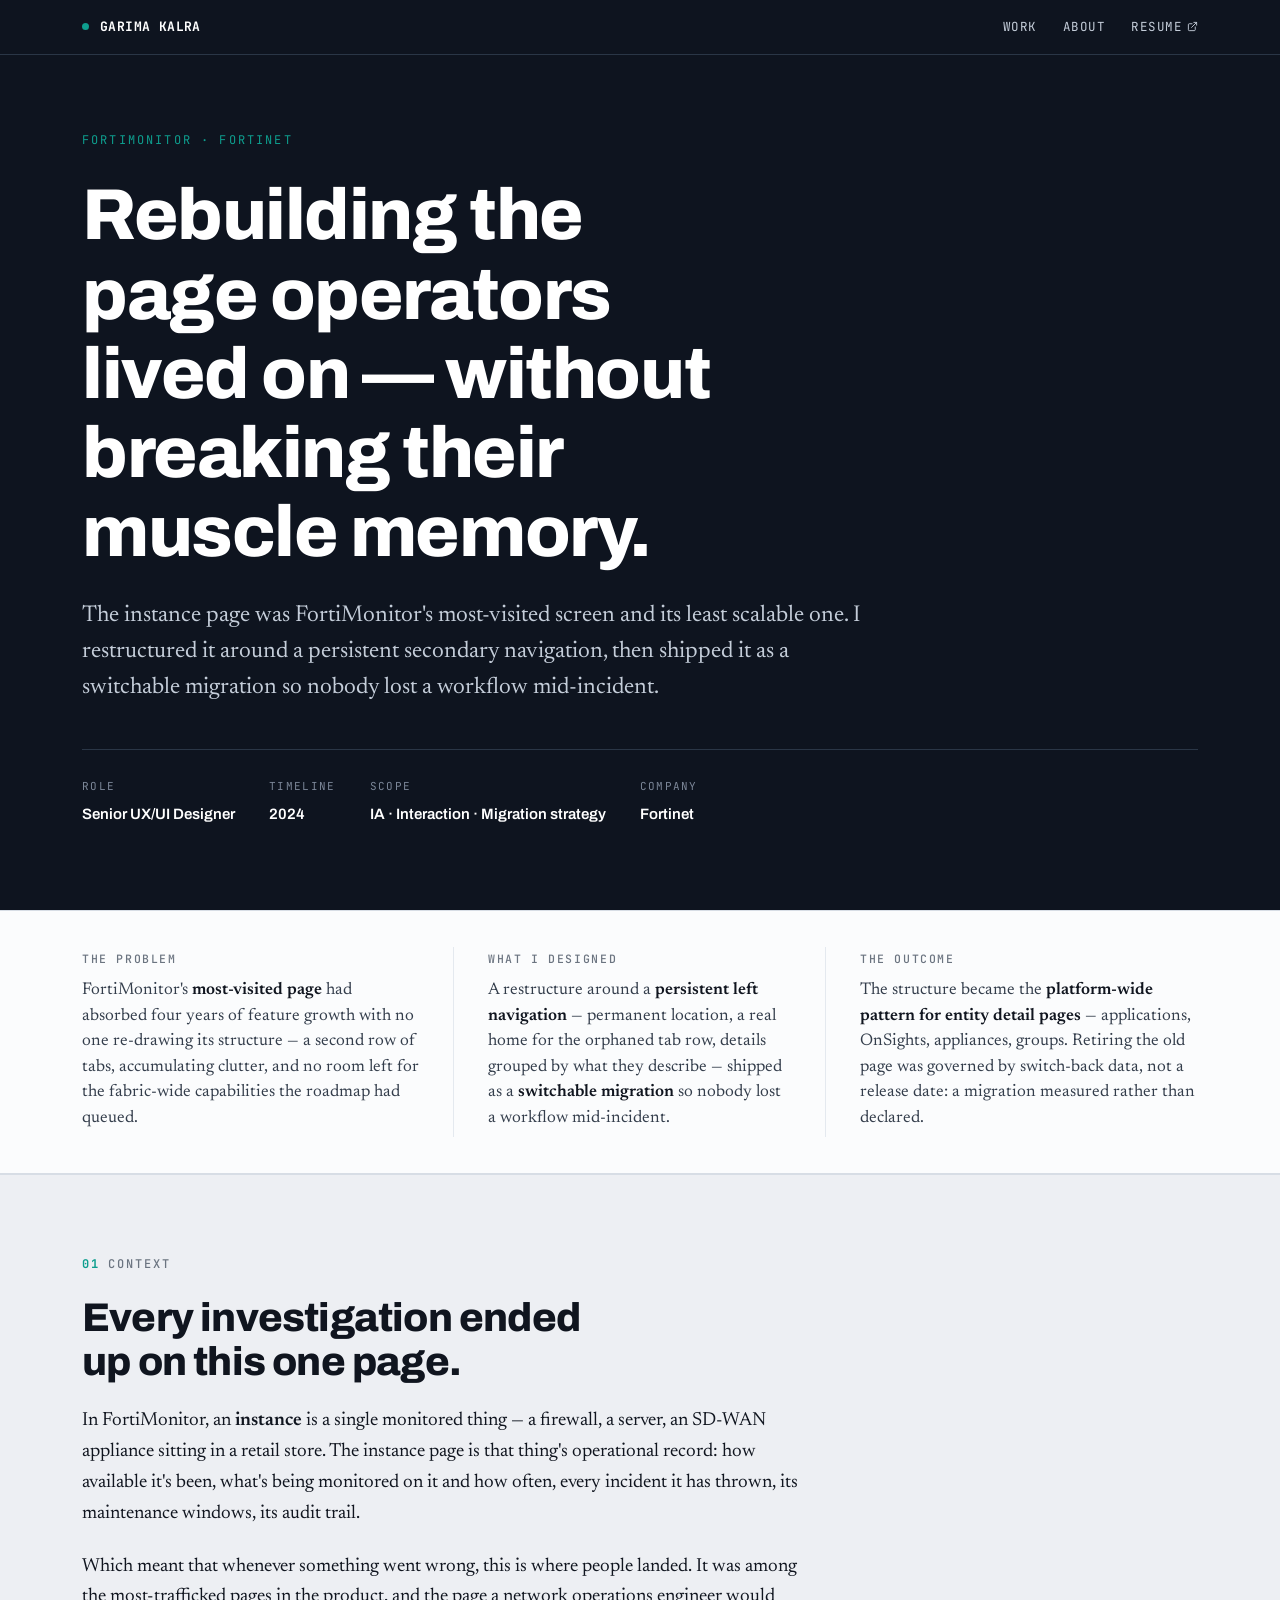
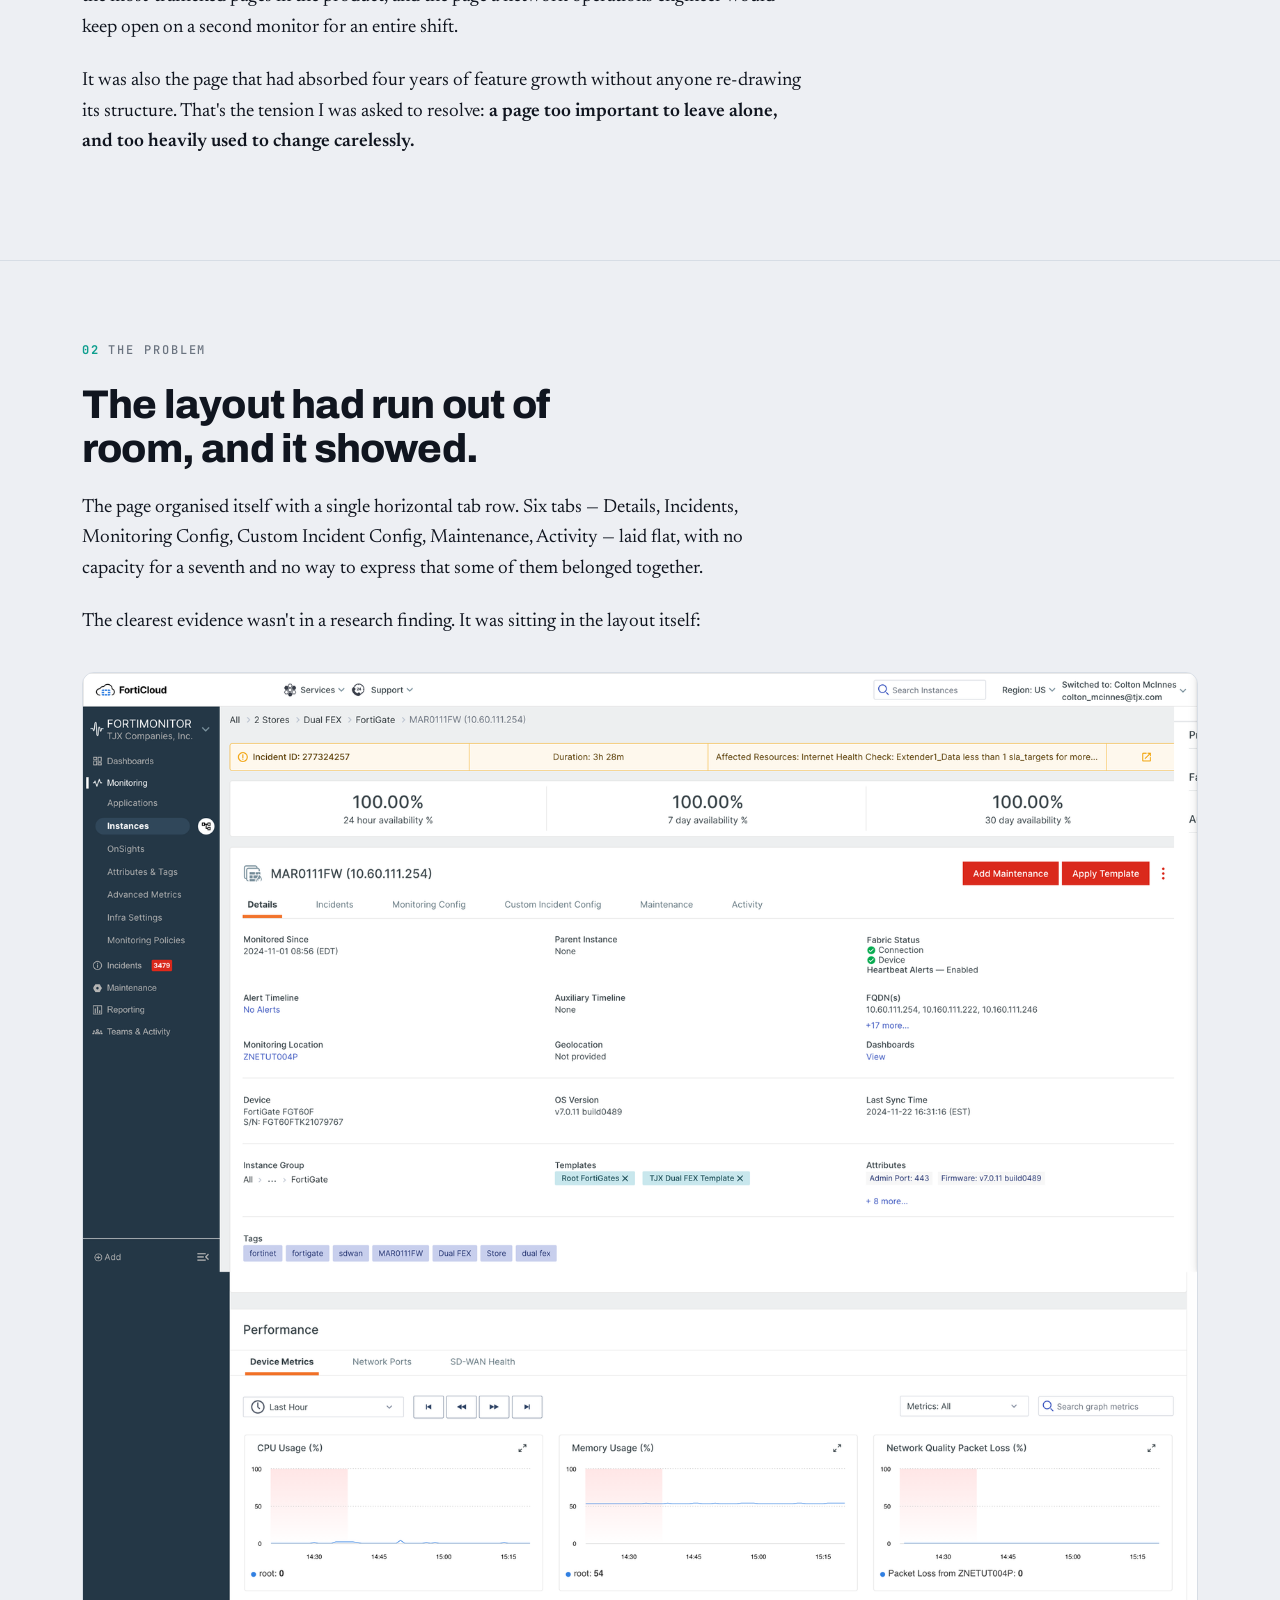
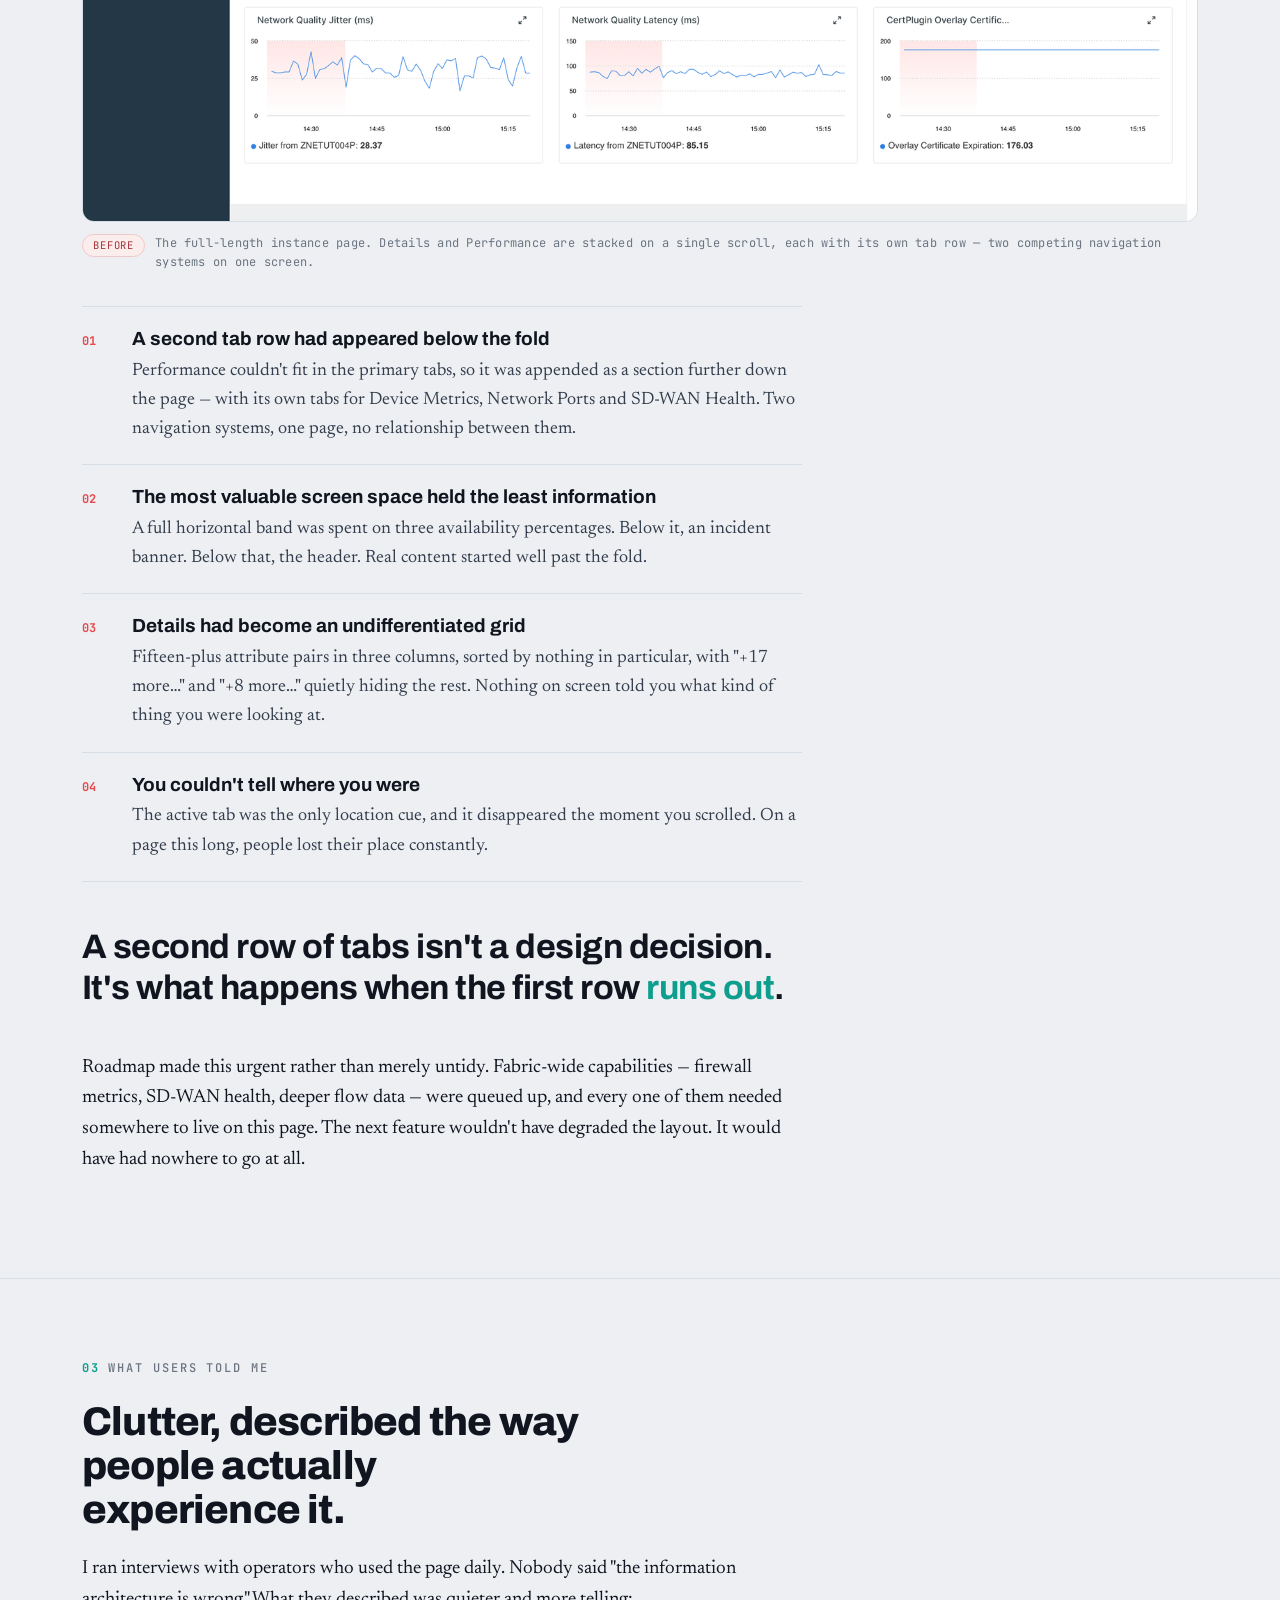
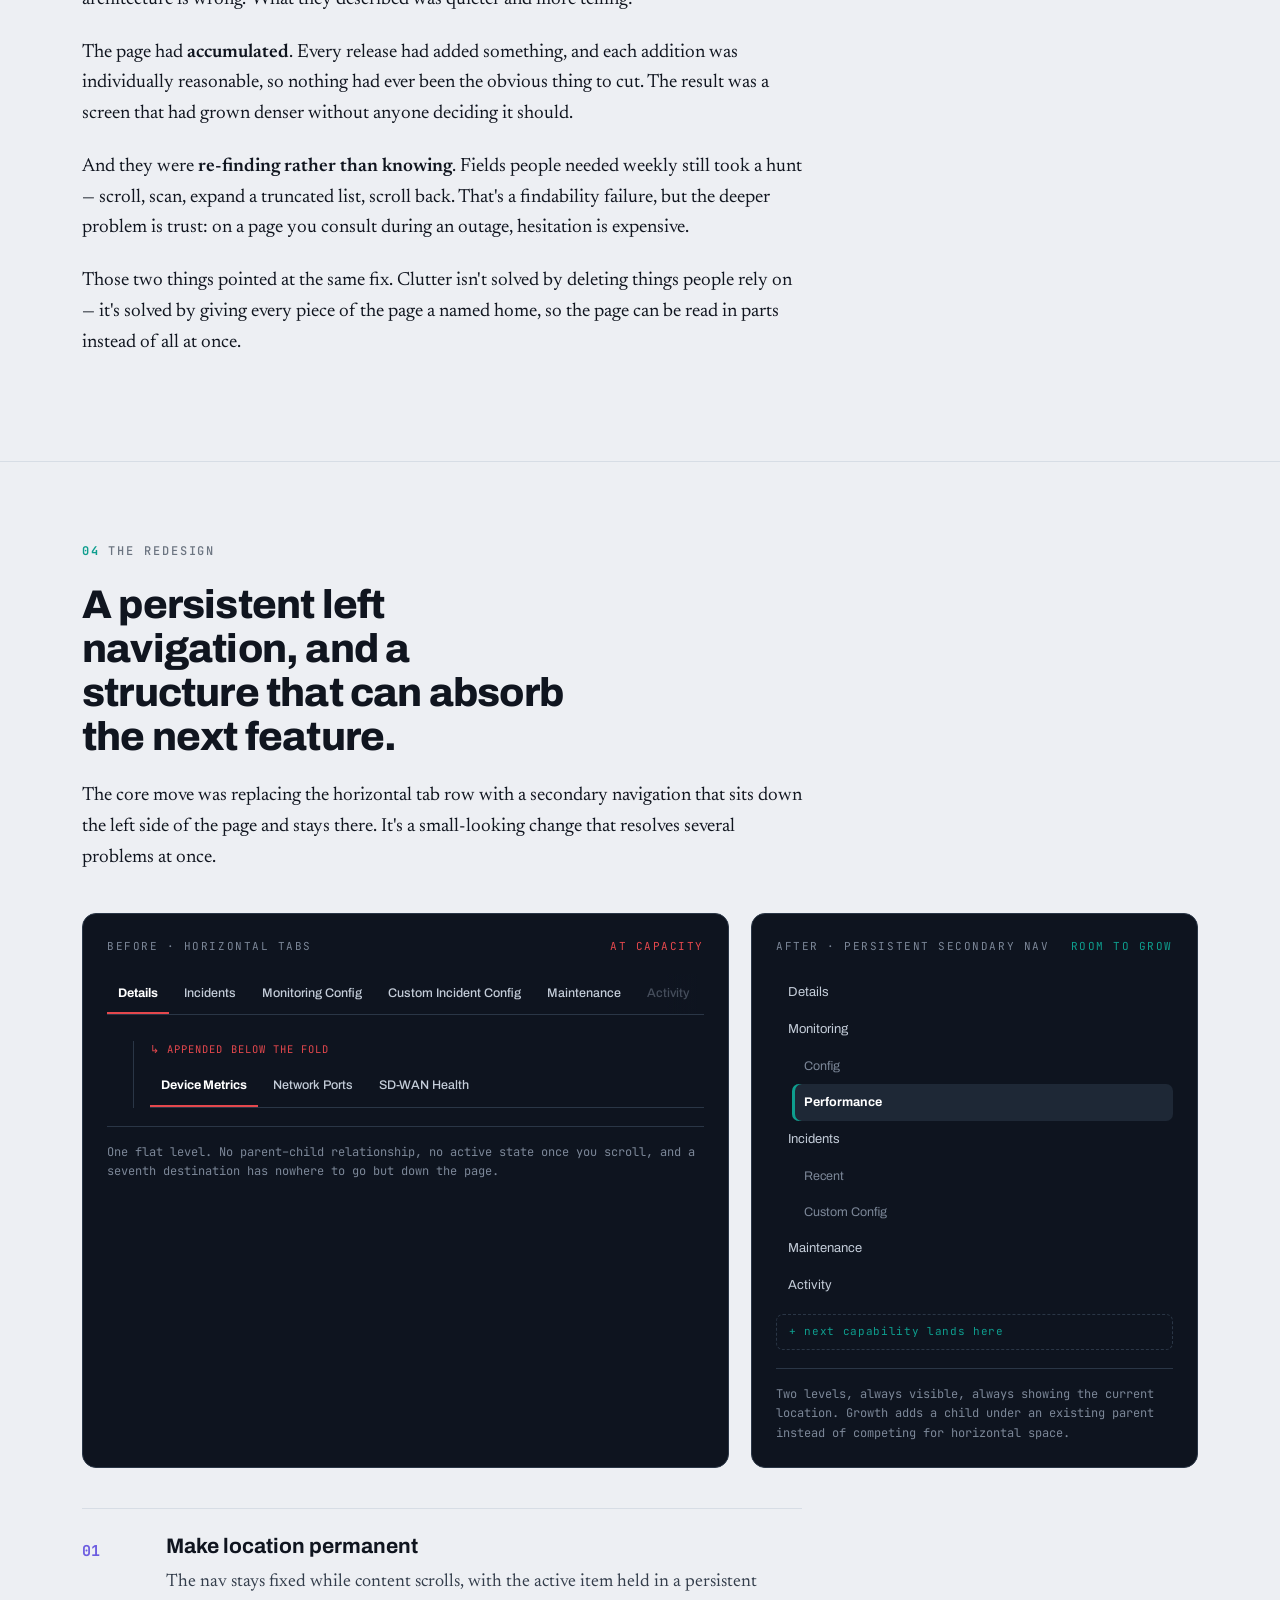
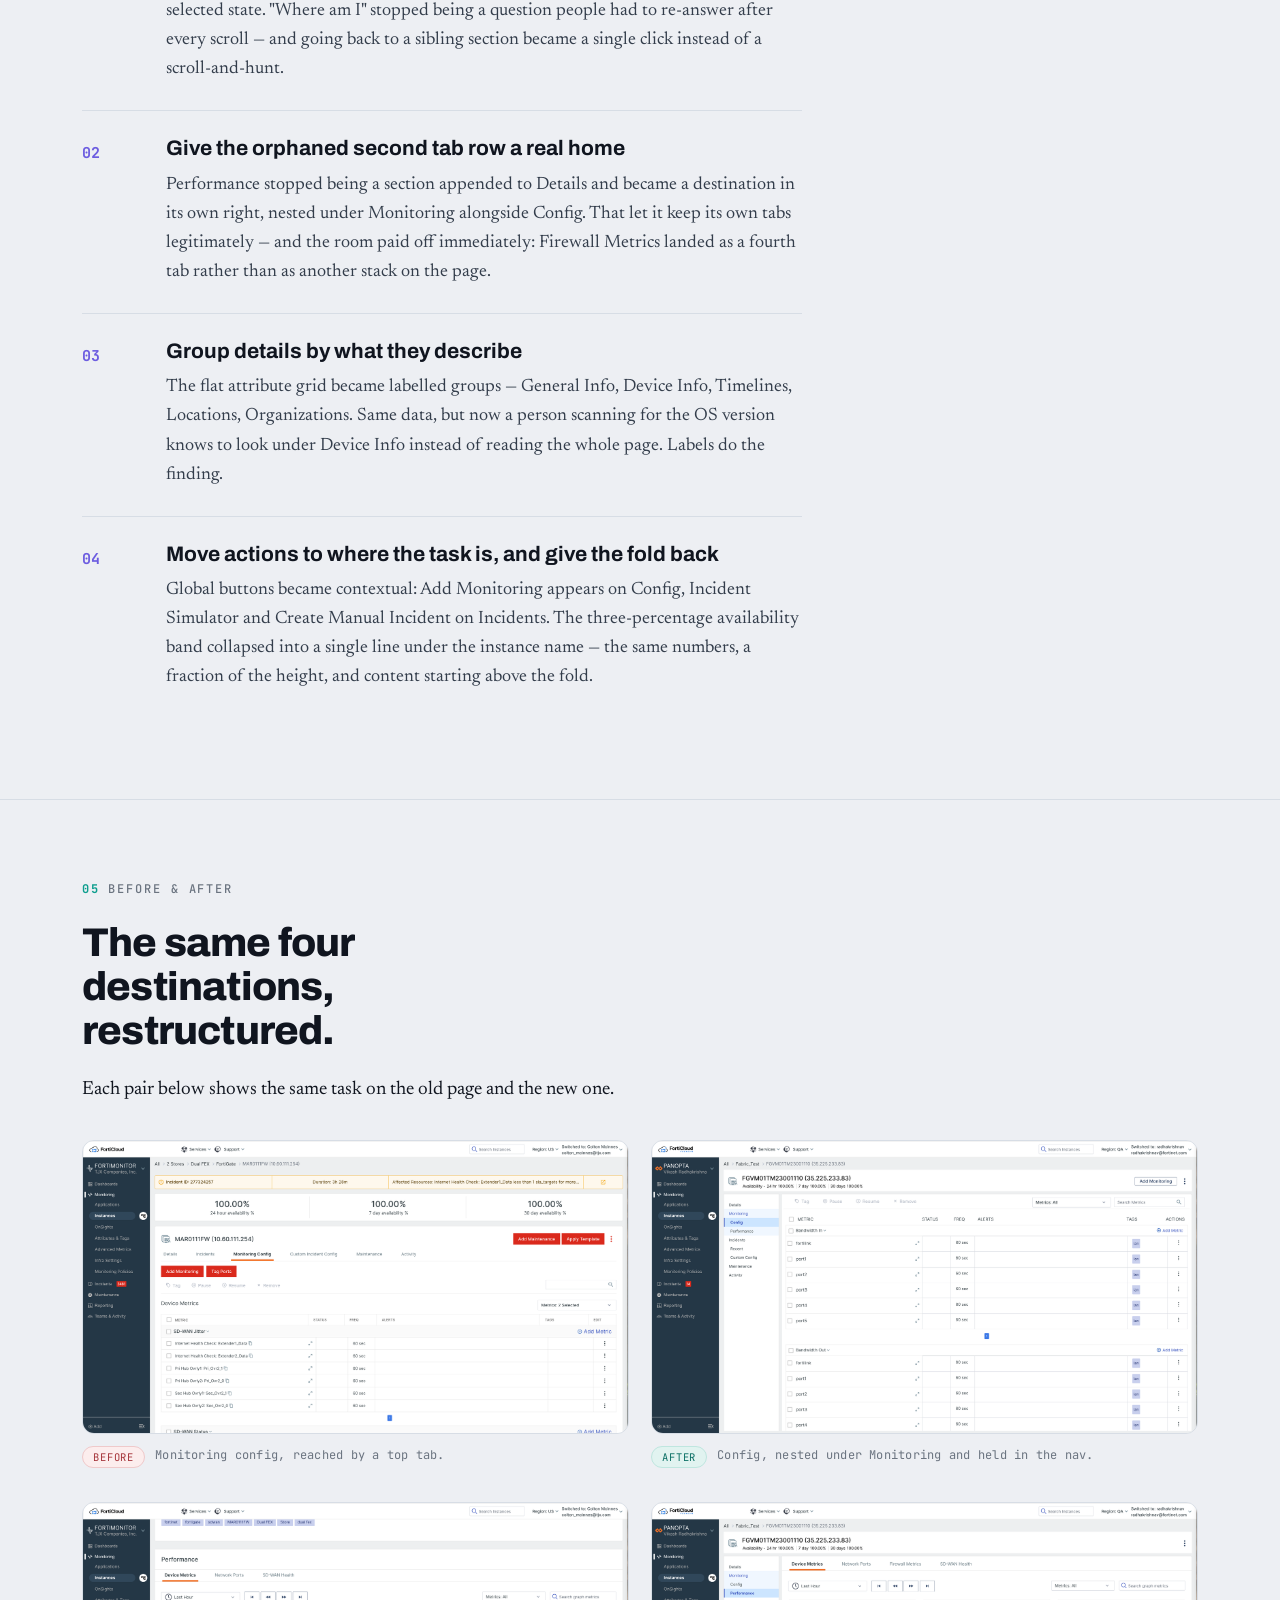
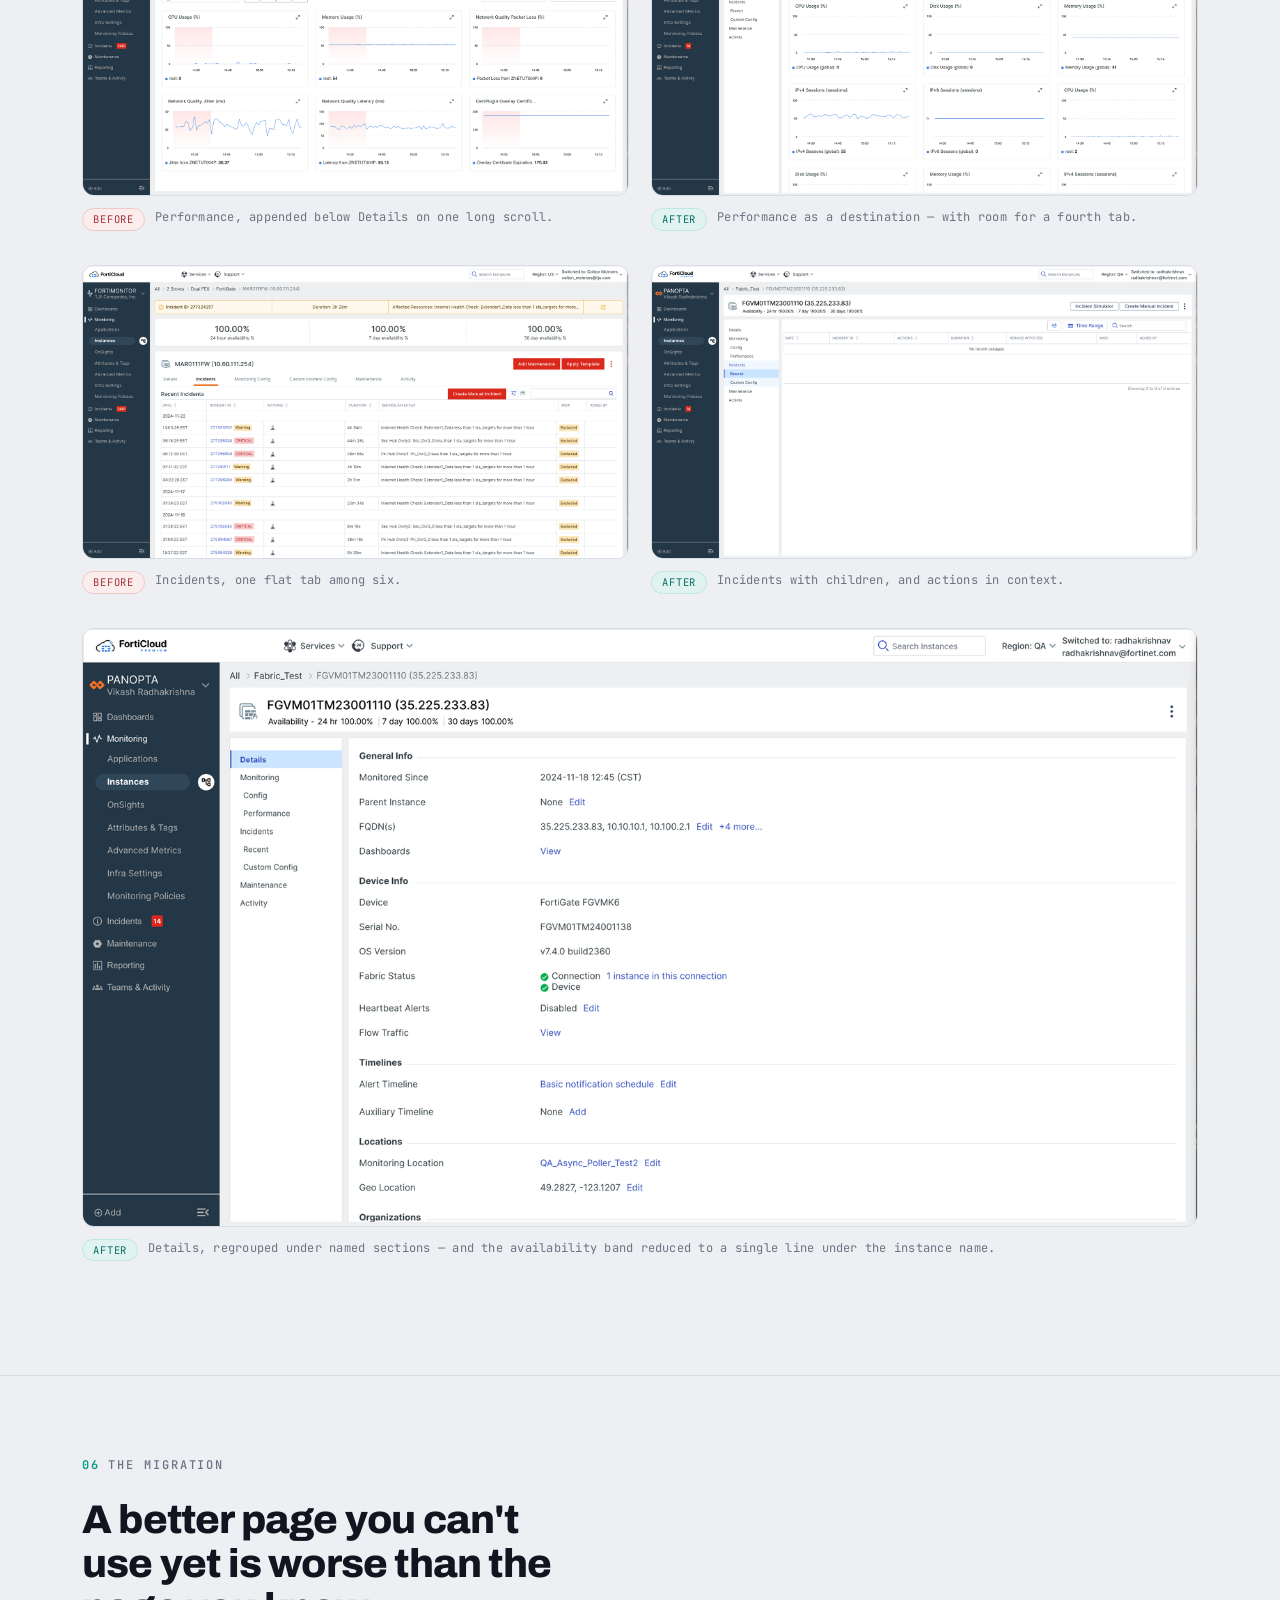
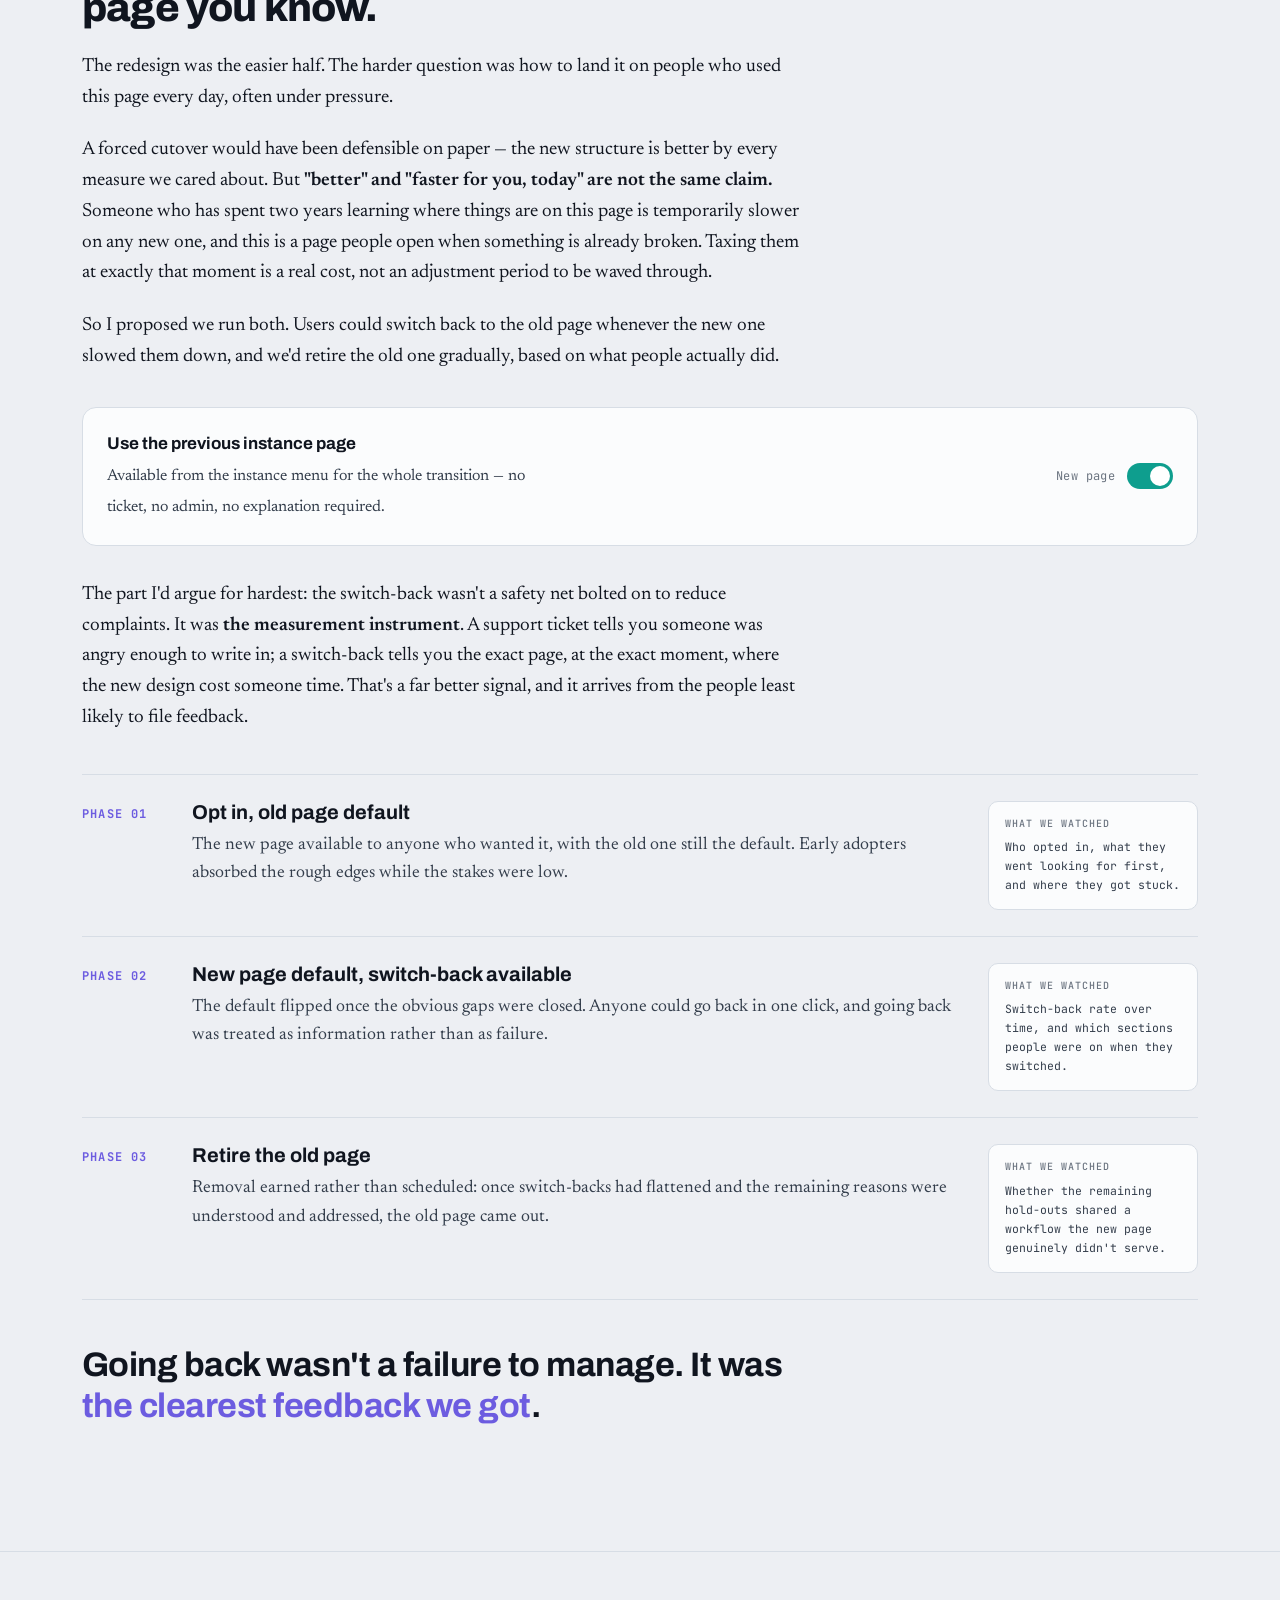
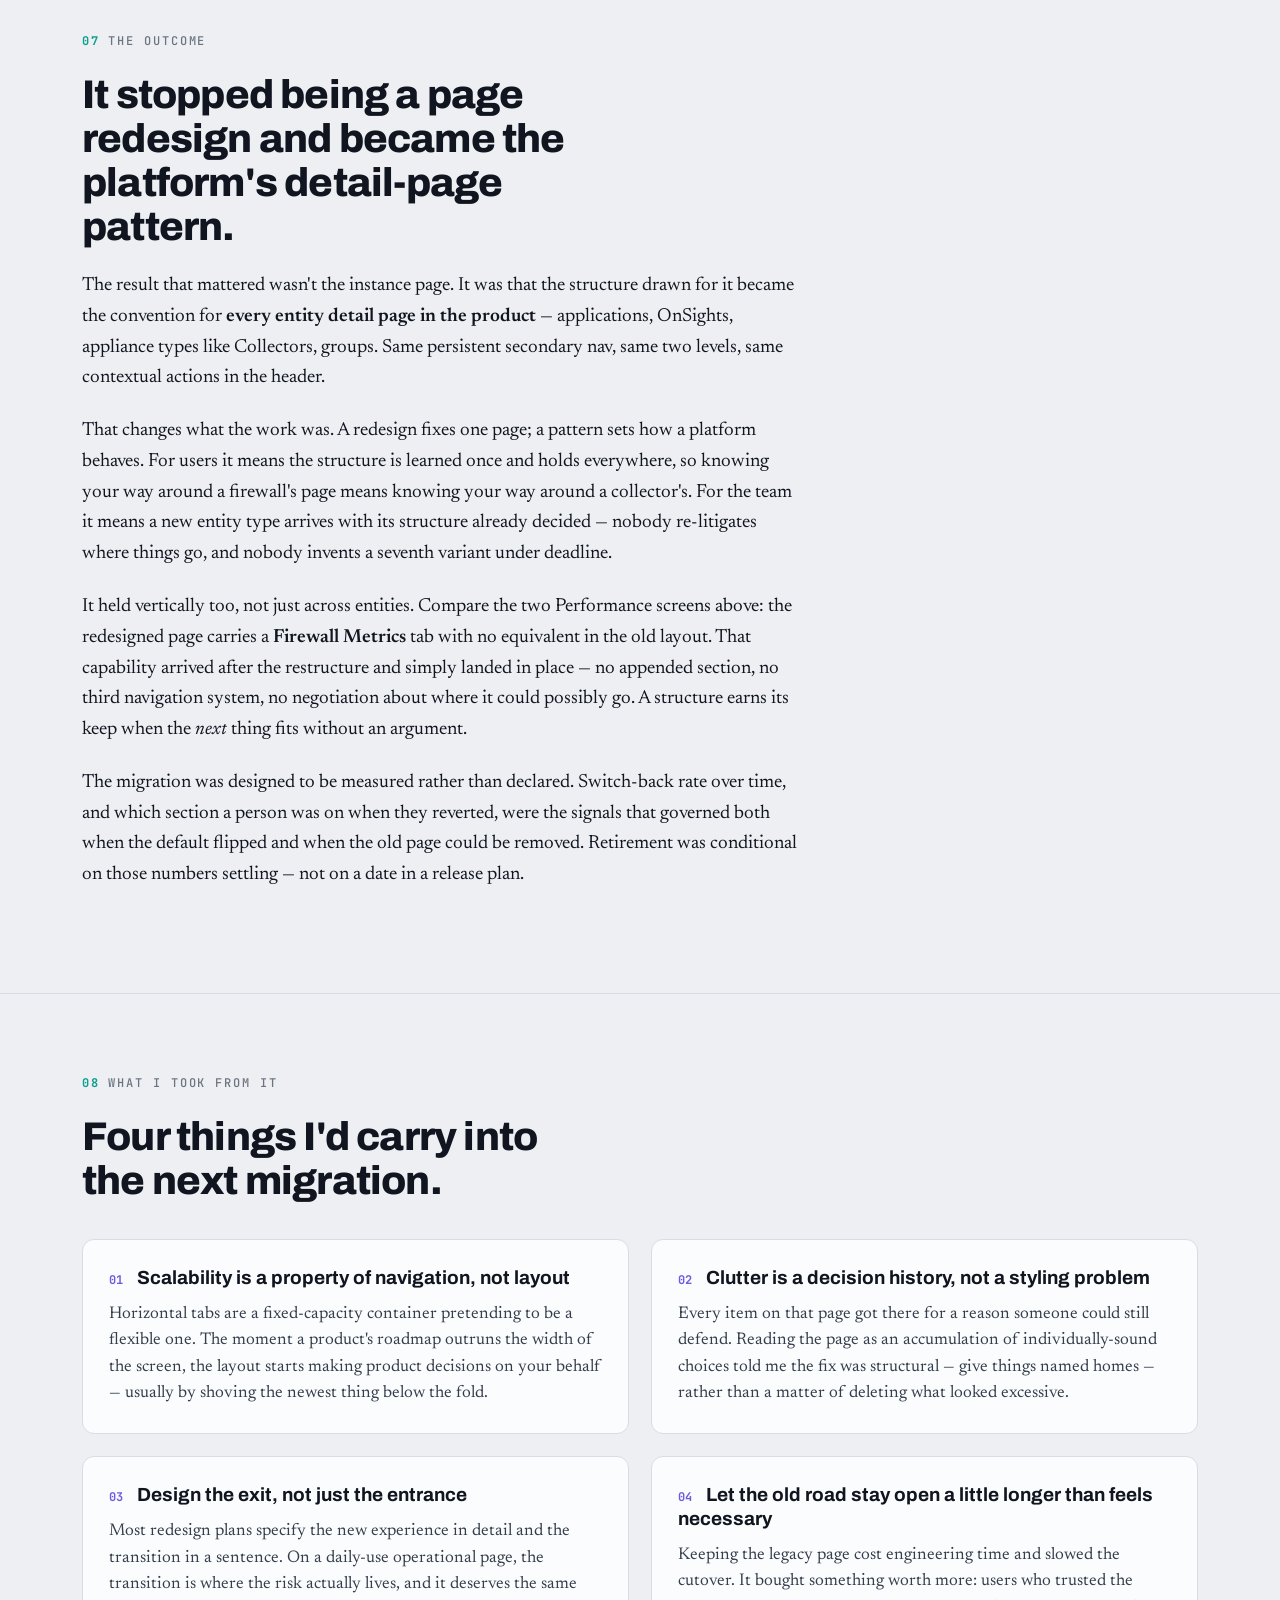
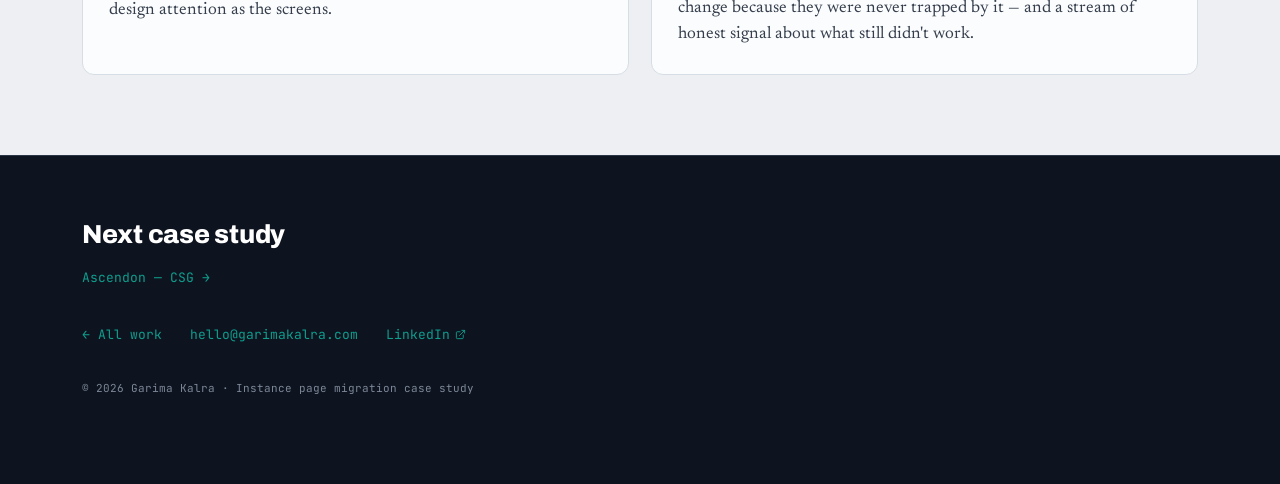
<file: fortimonitor-instance-page.html>
<!DOCTYPE html>
<html lang="en">
<head>
<meta charset="UTF-8">
<meta name="viewport" content="width=device-width, initial-scale=1.0">
<title>FortiMonitor — Instance Page Migration · Garima Kalra</title>
<meta name="description" content="Redesigning FortiMonitor's most-used page around a persistent secondary navigation — and migrating users to it without a forced cutover. A product design case study by Garima Kalra.">
<link rel="preconnect" href="https://fonts.googleapis.com">
<link rel="preconnect" href="https://fonts.gstatic.com" crossorigin>
<link href="https://fonts.googleapis.com/css2?family=Archivo:wght@400;500;600;700;800;900&family=Newsreader:opsz,wght@6..72,400;6..72,500;6..72,600&family=JetBrains+Mono:wght@400;500;700&display=swap" rel="stylesheet">
<link rel="stylesheet" href="styles.css">
<link rel="stylesheet" href="fortimonitor-instance-page.css">
  <link rel="icon" href="favicon.ico" sizes="any">
  <link rel="icon" type="image/png" sizes="32x32" href="favicon-32.png">
  <link rel="icon" type="image/png" sizes="16x16" href="favicon-16.png">
  <link rel="apple-touch-icon" href="apple-touch-icon.png">
</head>
<body>

<!-- ===== shared nav ===== -->
<div class="topbar">
  <div class="wrap">
    <a class="brand" href="index.html"><span class="dot"></span>GARIMA KALRA</a>
    <nav>
      <a href="index.html#work">Work</a>
      <a href="about.html">About</a>
      <a href="Garima_Kalra_Resume.pdf" target="_blank" rel="noopener">Resume<svg class="ext" viewBox="0 0 24 24" fill="none" stroke="currentColor" stroke-width="2" stroke-linecap="round" stroke-linejoin="round" aria-hidden="true"><path d="M18 13v6a2 2 0 0 1-2 2H5a2 2 0 0 1-2-2V8a2 2 0 0 1 2-2h6"/><polyline points="15 3 21 3 21 9"/><line x1="10" y1="14" x2="21" y2="3"/></svg></a>
    </nav>
  </div>
</div>

<!-- ===== hero ===== -->
<header class="hero case">
  <div class="wrap">
    <div class="eyebrow">FortiMonitor · Fortinet</div>
    <h1>Rebuilding the page operators lived on — without breaking their muscle memory.</h1>
    <p class="lede">The instance page was FortiMonitor's most-visited screen and its least scalable one. I restructured it around a persistent secondary navigation, then shipped it as a switchable migration so nobody lost a workflow mid-incident.</p>
    <div class="facts">
      <div class="fact"><div class="k">Role</div><div class="v">Senior UX/UI Designer</div></div>
      <div class="fact"><div class="k">Timeline</div><div class="v">2024</div></div>
      <div class="fact"><div class="k">Scope</div><div class="v">IA · Interaction · Migration strategy</div></div>
      <div class="fact"><div class="k">Company</div><div class="v">Fortinet</div></div>
    </div>
  </div>
</header>

<!-- TL;DR -->
<div class="tldr">
  <div class="wrap">
    <div class="tldr-col">
      <h4>The problem</h4>
      <p>FortiMonitor's <strong>most-visited page</strong> had absorbed four years of feature growth with no one re-drawing its structure — a second row of tabs, accumulating clutter, and no room left for the fabric-wide capabilities the roadmap had queued.</p>
    </div>
    <div class="tldr-col">
      <h4>What I designed</h4>
      <p>A restructure around a <strong>persistent left navigation</strong> — permanent location, a real home for the orphaned tab row, details grouped by what they describe — shipped as a <strong>switchable migration</strong> so nobody lost a workflow mid-incident.</p>
    </div>
    <div class="tldr-col">
      <h4>The outcome</h4>
      <p>The structure became the <strong>platform-wide pattern for entity detail pages</strong> — applications, OnSights, appliances, groups. Retiring the old page was governed by switch-back data, not a release date: a migration measured rather than declared.</p>
    </div>
  </div>
</div>

<!-- ===== 01 context ===== -->
<section>
  <div class="wrap reveal">
    <div class="read">
    <div class="eyebrow-s"><span class="num">01</span> Context</div>
    <h2 class="sec">Every investigation ended up on this one page.</h2>
    <p>In FortiMonitor, an <strong>instance</strong> is a single monitored thing — a firewall, a server, an SD-WAN appliance sitting in a retail store. The instance page is that thing's operational record: how available it's been, what's being monitored on it and how often, every incident it has thrown, its maintenance windows, its audit trail.</p>
    <p>Which meant that whenever something went wrong, this is where people landed. It was among the most-trafficked pages in the product, and the page a network operations engineer would keep open on a second monitor for an entire shift.</p>
    <p>It was also the page that had absorbed four years of feature growth without anyone re-drawing its structure. That's the tension I was asked to resolve: <strong>a page too important to leave alone, and too heavily used to change carelessly.</strong></p>
    </div>
  </div>
</section>

<!-- ===== 02 the problem ===== -->
<section>
  <div class="wrap reveal">
    <div class="read">
      <div class="eyebrow-s"><span class="num">02</span> The problem</div>
      <h2 class="sec">The layout had run out of room, and it showed.</h2>
      <p>The page organised itself with a single horizontal tab row. Six tabs — Details, Incidents, Monitoring Config, Custom Incident Config, Maintenance, Activity — laid flat, with no capacity for a seventh and no way to express that some of them belonged together.</p>
      <p>The clearest evidence wasn't in a research finding. It was sitting in the layout itself:</p>
    </div>

    <div class="fig">
      <img src="before-instance-page-full.png" alt="The original FortiMonitor instance page, captured full-length: an incident banner, a full-width band of three availability percentages, the instance header, a horizontal row of six tabs, a dense grid of device attributes, and then an entirely separate Performance section with its own second row of tabs further down the page.">
      <div class="cap"><span class="tag before">Before</span><span>The full-length instance page. Details and Performance are stacked on a single scroll, each with its own tab row — two competing navigation systems on one screen.</span></div>
    </div>

    <div class="read">
      <ul class="annot">
        <li><span class="m">01</span><p><b>A second tab row had appeared below the fold</b>Performance couldn't fit in the primary tabs, so it was appended as a section further down the page — with its own tabs for Device Metrics, Network Ports and SD-WAN Health. Two navigation systems, one page, no relationship between them.</p></li>
        <li><span class="m">02</span><p><b>The most valuable screen space held the least information</b>A full horizontal band was spent on three availability percentages. Below it, an incident banner. Below that, the header. Real content started well past the fold.</p></li>
        <li><span class="m">03</span><p><b>Details had become an undifferentiated grid</b>Fifteen-plus attribute pairs in three columns, sorted by nothing in particular, with "+17 more…" and "+8 more…" quietly hiding the rest. Nothing on screen told you what kind of thing you were looking at.</p></li>
        <li><span class="m">04</span><p><b>You couldn't tell where you were</b>The active tab was the only location cue, and it disappeared the moment you scrolled. On a page this long, people lost their place constantly.</p></li>
      </ul>
    </div>

    <div class="read">
      <p class="pull">A second row of tabs isn't a design decision. It's what happens when the first row <span class="tealw">runs out</span>.</p>
      <p>Roadmap made this urgent rather than merely untidy. Fabric-wide capabilities — firewall metrics, SD-WAN health, deeper flow data — were queued up, and every one of them needed somewhere to live on this page. The next feature wouldn't have degraded the layout. It would have had nowhere to go at all.</p>
    </div>
  </div>
</section>

<!-- ===== 03 research ===== -->
<section>
  <div class="wrap reveal">
    <div class="read">
    <div class="eyebrow-s"><span class="num">03</span> What users told me</div>
    <h2 class="sec">Clutter, described the way people actually experience it.</h2>
    <p>I ran interviews with operators who used the page daily. Nobody said "the information architecture is wrong." What they described was quieter and more telling:</p>
    <p>The page had <strong>accumulated</strong>. Every release had added something, and each addition was individually reasonable, so nothing had ever been the obvious thing to cut. The result was a screen that had grown denser without anyone deciding it should.</p>
    <p>And they were <strong>re-finding rather than knowing</strong>. Fields people needed weekly still took a hunt — scroll, scan, expand a truncated list, scroll back. That's a findability failure, but the deeper problem is trust: on a page you consult during an outage, hesitation is expensive.</p>
    <p>Those two things pointed at the same fix. Clutter isn't solved by deleting things people rely on — it's solved by giving every piece of the page a named home, so the page can be read in parts instead of all at once.</p>
    </div>
  </div>
</section>

<!-- ===== 04 the redesign ===== -->
<section>
  <div class="wrap reveal">
    <div class="read">
      <div class="eyebrow-s"><span class="num">04</span> The redesign</div>
      <h2 class="sec">A persistent left navigation, and a structure that can absorb the next feature.</h2>
      <p>The core move was replacing the horizontal tab row with a secondary navigation that sits down the left side of the page and stays there. It's a small-looking change that resolves several problems at once.</p>
    </div>

    <div class="wall">
      <div class="panel old">
        <div class="phead"><span>Before · horizontal tabs</span><span class="st">at capacity</span></div>
        <div class="tabrow">
          <span class="on">Details</span><span>Incidents</span><span>Monitoring Config</span><span>Custom Incident Config</span><span>Maintenance</span><span class="cut">Activity</span><span class="fade"></span>
        </div>
        <div class="tabrow2">
          <div class="lbl">↳ appended below the fold</div>
          <div class="tabrow">
            <span class="on">Device Metrics</span><span>Network Ports</span><span>SD-WAN Health</span>
          </div>
        </div>
        <div class="note">One flat level. No parent–child relationship, no active state once you scroll, and a seventh destination has nowhere to go but down the page.</div>
      </div>

      <div class="panel new">
        <div class="phead"><span>After · persistent secondary nav</span><span class="st">room to grow</span></div>
        <div class="navtree">
          <div>Details</div>
          <div>Monitoring</div>
          <div class="child">Config</div>
          <div class="child on">Performance</div>
          <div>Incidents</div>
          <div class="child">Recent</div>
          <div class="child">Custom Config</div>
          <div>Maintenance</div>
          <div>Activity</div>
          <div class="slot">+ next capability lands here</div>
        </div>
        <div class="note">Two levels, always visible, always showing the current location. Growth adds a child under an existing parent instead of competing for horizontal space.</div>
      </div>
    </div>

    <div class="read">
      <div class="dec">
        <div class="n">01</div>
        <div>
          <h3>Make location permanent</h3>
          <p>The nav stays fixed while content scrolls, with the active item held in a persistent selected state. "Where am I" stopped being a question people had to re-answer after every scroll — and going back to a sibling section became a single click instead of a scroll-and-hunt.</p>
        </div>
      </div>
      <div class="dec">
        <div class="n">02</div>
        <div>
          <h3>Give the orphaned second tab row a real home</h3>
          <p>Performance stopped being a section appended to Details and became a destination in its own right, nested under Monitoring alongside Config. That let it keep its own tabs legitimately — and the room paid off immediately: Firewall Metrics landed as a fourth tab rather than as another stack on the page.</p>
        </div>
      </div>
      <div class="dec">
        <div class="n">03</div>
        <div>
          <h3>Group details by what they describe</h3>
          <p>The flat attribute grid became labelled groups — General Info, Device Info, Timelines, Locations, Organizations. Same data, but now a person scanning for the OS version knows to look under Device Info instead of reading the whole page. Labels do the finding.</p>
        </div>
      </div>
      <div class="dec">
        <div class="n">04</div>
        <div>
          <h3>Move actions to where the task is, and give the fold back</h3>
          <p>Global buttons became contextual: Add Monitoring appears on Config, Incident Simulator and Create Manual Incident on Incidents. The three-percentage availability band collapsed into a single line under the instance name — the same numbers, a fraction of the height, and content starting above the fold.</p>
        </div>
      </div>
    </div>
  </div>
</section>

<!-- ===== 05 before / after ===== -->
<section>
  <div class="wrap reveal">
    <div class="read">
      <div class="eyebrow-s"><span class="num">05</span> Before &amp; after</div>
      <h2 class="sec">The same four destinations, restructured.</h2>
      <p>Each pair below shows the same task on the old page and the new one.</p>
    </div>

    <div class="fig-pair">
      <div class="fig">
        <img src="before-monitoring-config.png" alt="Old FortiMonitor monitoring config tab: horizontal tabs across the top, availability band above, metric list below.">
        <div class="cap"><span class="tag before">Before</span><span>Monitoring config, reached by a top tab.</span></div>
      </div>
      <div class="fig">
        <img src="after-monitoring-config.png" alt="New FortiMonitor monitoring config: a persistent left navigation with Config selected under Monitoring, a compact header, and the metric list occupying the full content area.">
        <div class="cap"><span class="tag after">After</span><span>Config, nested under Monitoring and held in the nav.</span></div>
      </div>
    </div>

    <div class="fig-pair">
      <div class="fig">
        <img src="before-performance.png" alt="Old FortiMonitor performance section: charts appearing below the details content on the same scrolling page, under a second tab row.">
        <div class="cap"><span class="tag before">Before</span><span>Performance, appended below Details on one long scroll.</span></div>
      </div>
      <div class="fig">
        <img src="after-performance.png" alt="New FortiMonitor performance page: a destination of its own with Device Metrics, Network Ports, Firewall Metrics and SD-WAN Health tabs and a grid of charts.">
        <div class="cap"><span class="tag after">After</span><span>Performance as a destination — with room for a fourth tab.</span></div>
      </div>
    </div>

    <div class="fig-pair">
      <div class="fig">
        <img src="before-incidents.png" alt="Old FortiMonitor incidents tab showing the recent incidents table beneath the availability band and header.">
        <div class="cap"><span class="tag before">Before</span><span>Incidents, one flat tab among six.</span></div>
      </div>
      <div class="fig">
        <img src="after-incidents.png" alt="New FortiMonitor incidents page with Recent and Custom Config as children of Incidents in the left navigation, and contextual Incident Simulator and Create Manual Incident actions in the header.">
        <div class="cap"><span class="tag after">After</span><span>Incidents with children, and actions in context.</span></div>
      </div>
    </div>

    <div class="fig">
      <img src="after-details.png" alt="New FortiMonitor details page: the persistent left navigation with Details selected, a compact header line with 24-hour, 7-day and 30-day availability, and the device attributes organised under General Info, Device Info, Timelines and Locations headings.">
      <div class="cap"><span class="tag after">After</span><span>Details, regrouped under named sections — and the availability band reduced to a single line under the instance name.</span></div>
    </div>
  </div>
</section>

<!-- ===== 06 the migration ===== -->
<section>
  <div class="wrap reveal">
    <div class="read">
      <div class="eyebrow-s"><span class="num">06</span> The migration</div>
      <h2 class="sec">A better page you can't use yet is worse than the page you know.</h2>
      <p>The redesign was the easier half. The harder question was how to land it on people who used this page every day, often under pressure.</p>
      <p>A forced cutover would have been defensible on paper — the new structure is better by every measure we cared about. But <strong>"better" and "faster for you, today" are not the same claim.</strong> Someone who has spent two years learning where things are on this page is temporarily slower on any new one, and this is a page people open when something is already broken. Taxing them at exactly that moment is a real cost, not an adjustment period to be waved through.</p>
      <p>So I proposed we run both. Users could switch back to the old page whenever the new one slowed them down, and we'd retire the old one gradually, based on what people actually did.</p>
    </div>

    <div class="switchui">
      <div class="txt"><b>Use the previous instance page</b><span>Available from the instance menu for the whole transition — no ticket, no admin, no explanation required.</span></div>
      <div class="ctl"><span>New page</span><span class="track"><i></i></span></div>
    </div>

    <div class="read">
      <p>The part I'd argue for hardest: the switch-back wasn't a safety net bolted on to reduce complaints. It was <strong>the measurement instrument</strong>. A support ticket tells you someone was angry enough to write in; a switch-back tells you the exact page, at the exact moment, where the new design cost someone time. That's a far better signal, and it arrives from the people least likely to file feedback.</p>
    </div>

    <div class="plan">
      <div class="ph">
        <div class="no">Phase 01</div>
        <div>
          <h4>Opt in, old page default</h4>
          <p>The new page available to anyone who wanted it, with the old one still the default. Early adopters absorbed the rough edges while the stakes were low.</p>
        </div>
        <div class="sig"><b>What we watched</b>Who opted in, what they went looking for first, and where they got stuck.</div>
      </div>
      <div class="ph">
        <div class="no">Phase 02</div>
        <div>
          <h4>New page default, switch-back available</h4>
          <p>The default flipped once the obvious gaps were closed. Anyone could go back in one click, and going back was treated as information rather than as failure.</p>
        </div>
        <div class="sig"><b>What we watched</b>Switch-back rate over time, and which sections people were on when they switched.</div>
      </div>
      <div class="ph">
        <div class="no">Phase 03</div>
        <div>
          <h4>Retire the old page</h4>
          <p>Removal earned rather than scheduled: once switch-backs had flattened and the remaining reasons were understood and addressed, the old page came out.</p>
        </div>
        <div class="sig"><b>What we watched</b>Whether the remaining hold-outs shared a workflow the new page genuinely didn't serve.</div>
      </div>
    </div>

    <div class="read">
      <p class="pull">Going back wasn't a failure to manage. It was <span class="violw">the clearest feedback we got</span>.</p>
    </div>
  </div>
</section>

<!-- ===== 07 outcomes ===== -->
<section>
  <div class="wrap reveal">
    <div class="read">
    <div class="eyebrow-s"><span class="num">07</span> The outcome</div>
    <h2 class="sec">It stopped being a page redesign and became the platform's detail-page pattern.</h2>
    <p>The result that mattered wasn't the instance page. It was that the structure drawn for it became the convention for <strong>every entity detail page in the product</strong> — applications, OnSights, appliance types like Collectors, groups. Same persistent secondary nav, same two levels, same contextual actions in the header.</p>
    <p>That changes what the work was. A redesign fixes one page; a pattern sets how a platform behaves. For users it means the structure is learned once and holds everywhere, so knowing your way around a firewall's page means knowing your way around a collector's. For the team it means a new entity type arrives with its structure already decided — nobody re-litigates where things go, and nobody invents a seventh variant under deadline.</p>
    <p>It held vertically too, not just across entities. Compare the two Performance screens above: the redesigned page carries a <strong>Firewall Metrics</strong> tab with no equivalent in the old layout. That capability arrived after the restructure and simply landed in place — no appended section, no third navigation system, no negotiation about where it could possibly go. A structure earns its keep when the <em>next</em> thing fits without an argument.</p>
    <p>The migration was designed to be measured rather than declared. Switch-back rate over time, and which section a person was on when they reverted, were the signals that governed both when the default flipped and when the old page could be removed. Retirement was conditional on those numbers settling — not on a date in a release plan.</p>
    </div>
  </div>
</section>

<!-- ===== 08 reflections ===== -->
<section>
  <div class="wrap reveal">
    <div class="read">
      <div class="eyebrow-s"><span class="num">08</span> What I took from it</div>
      <h2 class="sec">Four things I'd carry into the next migration.</h2>
    </div>
    <div class="rgrid">
      <div class="rcard reveal">
        <h4><span class="mk">01</span> Scalability is a property of navigation, not layout</h4>
        <p>Horizontal tabs are a fixed-capacity container pretending to be a flexible one. The moment a product's roadmap outruns the width of the screen, the layout starts making product decisions on your behalf — usually by shoving the newest thing below the fold.</p>
      </div>
      <div class="rcard reveal">
        <h4><span class="mk">02</span> Clutter is a decision history, not a styling problem</h4>
        <p>Every item on that page got there for a reason someone could still defend. Reading the page as an accumulation of individually-sound choices told me the fix was structural — give things named homes — rather than a matter of deleting what looked excessive.</p>
      </div>
      <div class="rcard reveal">
        <h4><span class="mk">03</span> Design the exit, not just the entrance</h4>
        <p>Most redesign plans specify the new experience in detail and the transition in a sentence. On a daily-use operational page, the transition is where the risk actually lives, and it deserves the same design attention as the screens.</p>
      </div>
      <div class="rcard reveal">
        <h4><span class="mk">04</span> Let the old road stay open a little longer than feels necessary</h4>
        <p>Keeping the legacy page cost engineering time and slowed the cutover. It bought something worth more: users who trusted the change because they were never trapped by it — and a stream of honest signal about what still didn't work.</p>
      </div>
    </div>
  </div>
</section>

<!-- ===== shared footer ===== -->
<footer>
  <div class="wrap">
    <h3>Next case study</h3>
    <p class="ft-sub"><a class="link-b" href="ascendon.html">Ascendon — CSG →</a></p>
    <div class="row" style="margin-top:30px;">
      <a class="link-b" href="index.html#work">← All work</a>
      <a class="link-b" href="mailto:hello@garimakalra.com">hello@garimakalra.com</a>
      <a class="link-b" href="https://www.linkedin.com/in/kalragarima/" target="_blank" rel="noopener">LinkedIn<svg class="ext" viewBox="0 0 24 24" fill="none" stroke="currentColor" stroke-width="2" stroke-linecap="round" stroke-linejoin="round" aria-hidden="true"><path d="M18 13v6a2 2 0 0 1-2 2H5a2 2 0 0 1-2-2V8a2 2 0 0 1 2-2h6"/><polyline points="15 3 21 3 21 9"/><line x1="10" y1="14" x2="21" y2="3"/></svg></a>
    </div>
    <p class="copy">© 2026 Garima Kalra · Instance page migration case study</p>
  </div>
</footer>

<script src="site.js"></script>
</body>
</html>
</file>
<file: styles.css>
/* =========================================================
   Garima Kalra — portfolio styles
   ONE source of truth for the whole site.
   Edit colors, fonts, and spacing here and every page updates.
   ========================================================= */

:root{
  /* palette */
  --bg:#EDEFF3; --surface:#FBFCFD; --ink:#10151F; --ink-2:#333D4B; --muted:#6B7480;
  --line:#D7DDE5; --line-2:#E4E9EF;
  --console:#0E141F; --console-2:#161F2C; --console-3:#1E2836; --console-line:#2A3646;
  --console-text:#C4CDD9; --console-muted:#7C8798;
  --observed:#0E9E8E; --observed-soft:#E1F3F0;   /* teal accent */
  --designed:#6C5CE0; --designed-soft:#ECE9FB;    /* violet accent */
  --critical:#E5484D; --warning:#C98209; --ok:#2FA76B;
  /* layout */
  --maxw:1180px; --readw:720px;
}

*{box-sizing:border-box;}
html{scroll-behavior:smooth;-webkit-text-size-adjust:100%;}
body{margin:0;background:var(--bg);color:var(--ink);font-family:"Newsreader",Georgia,serif;
  font-size:19px;line-height:1.62;font-weight:400;-webkit-font-smoothing:antialiased;
  text-rendering:optimizeLegibility;overflow-x:hidden;}
h1,h2,h3,h4{font-family:"Archivo",sans-serif;color:var(--ink);margin:0;line-height:1.1;}
a{color:inherit;}
.mono{font-family:"JetBrains Mono",monospace;}
.wrap{max-width:var(--maxw);margin:0 auto;padding:0 32px;}
.read{max-width:var(--readw);}
@media(max-width:640px){.wrap{padding:0 22px;}}

/* ---------- top nav (shared) ---------- */
.topbar{position:sticky;top:0;z-index:50;background:var(--console);border-bottom:1px solid var(--console-line);}
.topbar .wrap{display:flex;align-items:center;justify-content:space-between;height:54px;}
.topbar .brand{font-family:"JetBrains Mono",monospace;font-size:13px;letter-spacing:.03em;
  color:#fff;text-decoration:none;display:flex;align-items:center;gap:11px;font-weight:700;}
.topbar .brand .dot{width:7px;height:7px;border-radius:50%;background:var(--observed);display:inline-block;}
.topbar nav{display:flex;gap:26px;}
.topbar nav a{font-family:"JetBrains Mono",monospace;font-size:12.5px;letter-spacing:.04em;
  color:var(--console-text);text-decoration:none;text-transform:uppercase;}
.topbar nav a:hover{color:#fff;}
@media(max-width:560px){.topbar nav{gap:16px;} .topbar nav a.hide-sm{display:none;}}

/* ---------- console hero (home + case studies) ---------- */
.hero{background:var(--console);color:#fff;padding:76px 0 84px;position:relative;overflow:hidden;}
.hero .eyebrow{font-family:"JetBrains Mono",monospace;font-size:12px;letter-spacing:.18em;
  text-transform:uppercase;color:var(--observed);margin-bottom:26px;}
.hero h1{font-family:"Archivo",sans-serif;font-weight:800;letter-spacing:-.02em;color:#fff;}
.hero .lede{font-size:clamp(19px,2.4vw,23px);color:var(--console-text);max-width:60ch;
  margin-top:26px;line-height:1.55;}
.hero .facts{display:flex;flex-wrap:wrap;gap:34px;margin-top:44px;padding-top:28px;border-top:1px solid var(--console-line);}
.hero .fact .k{font-family:"JetBrains Mono",monospace;font-size:11px;letter-spacing:.12em;
  text-transform:uppercase;color:var(--console-muted);}
.hero .fact .v{font-family:"Archivo",sans-serif;font-size:15px;font-weight:600;color:#fff;margin-top:6px;}

/* home hero sizing */
.hero.home h1{font-size:clamp(40px,6.4vw,78px);max-width:16ch;}
.hero.home .sub{font-family:"Newsreader",serif;font-size:clamp(20px,2.6vw,26px);
  color:var(--console-text);max-width:56ch;margin-top:24px;line-height:1.5;}
/* case study hero sizing */
.hero.case h1{font-size:clamp(38px,6vw,72px);max-width:15ch;}

/* ---------- sections ---------- */
section{padding:80px 0;border-top:1px solid var(--line);}
.eyebrow-s{font-family:"JetBrains Mono",monospace;font-size:12px;font-weight:500;letter-spacing:.16em;
  text-transform:uppercase;color:var(--muted);display:flex;align-items:center;gap:.7em;margin-bottom:22px;}
.eyebrow-s .num{color:var(--observed);font-weight:700;}
h2.sec{font-size:clamp(28px,4vw,40px);font-weight:800;letter-spacing:-.02em;max-width:20ch;}
.sec-sub{font-size:22px;color:var(--ink-2);margin-top:18px;max-width:52ch;line-height:1.5;}
p{margin:22px 0;}
.read p, p.read{max-width:var(--readw);}
strong{font-weight:600;color:var(--ink);}
.pull{font-family:"Archivo",sans-serif;font-weight:700;font-size:clamp(24px,3.4vw,34px);
  line-height:1.22;letter-spacing:-.015em;margin:44px 0;max-width:22ch;}
.pull .tealw{color:var(--observed);} .pull .violw{color:var(--designed);}

/* ---------- work grid (home) ---------- */
.work-head{display:flex;align-items:baseline;justify-content:space-between;margin-bottom:34px;}
.work-grid{display:grid;grid-template-columns:1fr 1fr;gap:24px;}
@media(max-width:760px){.work-grid{grid-template-columns:1fr;}}
.card{display:block;text-decoration:none;color:inherit;background:var(--surface);
  border:1px solid var(--line);border-radius:14px;overflow:hidden;transition:transform .25s ease,box-shadow .25s ease,border-color .25s ease;}
.card:hover{transform:translateY(-4px);box-shadow:0 18px 40px -24px rgba(16,21,31,.35);border-color:var(--line-2);}
.card .thumb{aspect-ratio:16/10;background:var(--console-2);position:relative;display:flex;align-items:flex-end;padding:20px;
  background-image:linear-gradient(135deg,var(--console) 0%,var(--console-3) 100%);}
.card .thumb .chip{font-family:"Archivo",sans-serif;font-weight:800;font-size:26px;letter-spacing:-.02em;color:#fff;}
.card .thumb .chip small{display:block;font-family:"JetBrains Mono",monospace;font-weight:500;
  font-size:11px;letter-spacing:.08em;text-transform:uppercase;color:var(--observed);margin-bottom:6px;}
.card .thumb .ph{position:absolute;top:14px;right:16px;font-family:"JetBrains Mono",monospace;font-size:10px;
  letter-spacing:.08em;text-transform:uppercase;color:var(--console-muted);border:1px dashed var(--console-line);
  padding:4px 8px;border-radius:20px;}
/* full-bleed SVG motif + corner label for a finished tile visual */
.card .thumb .tileviz{position:absolute;inset:0;width:100%;height:100%;display:block;}
.card .thumb .tilelabel{position:absolute;top:13px;left:16px;z-index:2;font-family:"JetBrains Mono",monospace;
  font-size:10.5px;letter-spacing:.09em;text-transform:uppercase;color:var(--console-muted);}
.card:hover .thumb .tileviz{opacity:.96;}
.card .body{padding:22px 24px 26px;}
.card .co{font-family:"JetBrains Mono",monospace;font-size:11.5px;letter-spacing:.06em;
  text-transform:uppercase;color:var(--muted);margin-bottom:10px;}
.card h3{font-family:"Archivo",sans-serif;font-size:23px;font-weight:700;letter-spacing:-.01em;line-height:1.15;}
.card p{font-size:17px;color:var(--ink-2);margin:12px 0 0;line-height:1.5;}
.card .go{font-family:"JetBrains Mono",monospace;font-size:12px;letter-spacing:.04em;color:var(--observed);margin-top:18px;display:inline-block;}

/* ---------- about ---------- */
.bio{font-size:22px;line-height:1.6;color:var(--ink-2);max-width:var(--readw);}
.bio strong{color:var(--ink);}
.portrait{width:100%;aspect-ratio:4/5;border-radius:14px;border:1px solid var(--line);
  background:var(--console-2) linear-gradient(135deg,var(--console) 0%,var(--console-3) 100%);
  display:flex;align-items:center;justify-content:center;
  font-family:"JetBrains Mono",monospace;font-size:11px;letter-spacing:.08em;text-transform:uppercase;color:var(--console-muted);}
.timeline{border-top:1px solid var(--line);margin-top:8px;}
.tl{display:grid;grid-template-columns:150px 1fr;gap:20px;padding:22px 0;border-bottom:1px solid var(--line);}
@media(max-width:560px){.tl{grid-template-columns:1fr;gap:6px;}}
.tl .when{font-family:"JetBrains Mono",monospace;font-size:12.5px;letter-spacing:.04em;color:var(--muted);padding-top:3px;}
.tl h3{font-size:20px;font-weight:700;}
.tl .role{color:var(--ink-2);font-size:17px;margin-top:4px;}
.tags{display:flex;flex-wrap:wrap;gap:10px;margin-top:20px;}
.tag{font-family:"JetBrains Mono",monospace;font-size:12px;letter-spacing:.03em;color:var(--ink-2);
  border:1px solid var(--line);border-radius:20px;padding:7px 14px;background:var(--surface);}

/* ---------- case study components ---------- */
.metrics{display:grid;grid-template-columns:repeat(3,1fr);gap:20px;margin:44px 0;}
@media(max-width:720px){.metrics{grid-template-columns:1fr;}}
.metric{background:var(--surface);border:1px solid var(--line);border-radius:12px;padding:26px;}
.metric .big{font-family:"Archivo",sans-serif;font-weight:800;font-size:40px;letter-spacing:-.02em;
  color:var(--ink);display:flex;align-items:baseline;gap:10px;}
.metric .big .from{font-size:20px;color:var(--muted);font-weight:600;}
.metric .lbl{font-size:16px;color:var(--ink-2);margin-top:10px;line-height:1.4;}
.dec{border-top:1px solid var(--line);padding:26px 0;display:grid;grid-template-columns:64px 1fr;gap:20px;}
.dec .n{font-family:"JetBrains Mono",monospace;font-weight:700;font-size:15px;color:var(--designed);padding-top:4px;}
.dec h3{font-size:21px;font-weight:700;}
.dec p{margin:10px 0 0;color:var(--ink-2);font-size:18px;}
.quote{border-left:2px solid var(--observed);padding:6px 0 6px 24px;margin:34px 0;}
.quote p{font-size:22px;line-height:1.5;color:var(--ink);margin:0 0 12px;font-style:italic;}
.quote .who{font-family:"JetBrains Mono",monospace;font-size:12px;letter-spacing:.05em;
  text-transform:uppercase;color:var(--muted);font-style:normal;}

/* placeholder marker — visible so you never ship an empty slot by accident */
.swapnote{border:1px dashed var(--designed);background:var(--designed-soft);border-radius:10px;
  padding:16px 18px;margin:28px 0;font-family:"JetBrains Mono",monospace;font-size:12.5px;
  color:#4a3fb0;line-height:1.6;}
.swapnote b{color:var(--designed);}

/* case study image helper */
.shot{width:100%;border:1px solid var(--line);border-radius:12px;margin:28px 0;display:block;}
.shot-pair{display:grid;grid-template-columns:1fr 1fr;gap:20px;margin:28px 0;}
@media(max-width:640px){.shot-pair{grid-template-columns:1fr;}}

/* ---------- footer (shared) ---------- */
footer{background:var(--console);color:var(--console-text);padding:64px 0;border-top:1px solid var(--console-line);}
footer h3{color:#fff;font-size:26px;font-weight:800;letter-spacing:-.01em;}
footer .ft-sub{max-width:52ch;margin-top:14px;color:var(--console-text);}
footer .row{display:flex;flex-wrap:wrap;gap:28px;margin-top:24px;}
footer a.link-b{font-family:"JetBrains Mono",monospace;font-size:13px;color:var(--observed);
  text-decoration:none;border-bottom:1px solid transparent;}
footer a.link-b:hover{border-bottom-color:var(--observed);}
footer .copy{font-family:"JetBrains Mono",monospace;font-size:11px;color:var(--console-muted);margin-top:34px;}

/* ---------- motion + a11y ---------- */
.reveal{opacity:0;transform:translateY(18px);transition:opacity .7s ease,transform .7s ease;}
.reveal.in{opacity:1;transform:none;}
a:focus-visible,button:focus-visible{outline:2px solid var(--observed);outline-offset:3px;}
@media(prefers-reduced-motion:reduce){.reveal{opacity:1;transform:none;transition:none;}}

/* new-tab icon for external links (résumé, linkedin) */
.ext{width:11px;height:11px;display:inline-block;vertical-align:-1px;margin-left:5px;}

/* featured hero case-study card — full-width row, motif left / text right */
.card.featured{grid-column:1 / -1;display:grid;grid-template-columns:1fr 1fr;align-items:stretch;}
.card.featured .thumb{aspect-ratio:auto;height:100%;min-height:322px;}
.card.featured .body{padding:40px 46px;display:flex;flex-direction:column;justify-content:center;}
.card.featured .co{margin-bottom:12px;}
.card.featured h3{font-size:clamp(26px,2.5vw,31px);line-height:1.12;}
.card.featured p{font-size:18px;margin-top:14px;max-width:52ch;}
.card.featured .go{margin-top:24px;}
@media(max-width:760px){
  .card.featured{grid-template-columns:1fr;}
  .card.featured .thumb{min-height:190px;}
  .card.featured .body{padding:24px 24px 28px;justify-content:flex-start;}
}
</file>
<file: casestudy.css>
/* =========================================================
   Shared case-study components (Ascendon, DriverConnect, …)
   Link AFTER styles.css. Tokens, base type, nav, footer,
   reveal come from styles.css; this adds the case-study kit.
   ========================================================= */

.u-mono{font-family:"JetBrains Mono",monospace;}

/* eyebrows */
.eyebrow{font-family:"JetBrains Mono",monospace;font-size:12px;font-weight:500;letter-spacing:.16em;
  text-transform:uppercase;color:var(--muted);display:flex;align-items:center;gap:.7em;}
.eyebrow .num{color:var(--observed);font-weight:700;}
.eyebrow::before{content:"";width:26px;height:1px;background:var(--line);display:inline-block;}

/* sections + prose */
section{padding:96px 0;position:relative;border-top:none;}
@media(max-width:900px){section{padding:72px 0;}}
.section-head{margin-bottom:44px;}
.section-head h2{font-size:clamp(30px,4.4vw,46px);line-height:1.04;font-weight:800;
  letter-spacing:-.02em;margin-top:16px;max-width:20ch;}
p{margin:0 0 22px;color:var(--ink-2);}
p:last-child{margin-bottom:0;}
em{font-style:italic;}
.lead{font-size:22px;line-height:1.5;color:var(--ink);}
.subhead{font-size:clamp(21px,2.6vw,27px);font-weight:700;letter-spacing:-.01em;margin:0 0 18px;line-height:1.15;color:var(--ink);}
.pull{font-family:"Newsreader",serif;font-weight:500;font-size:clamp(23px,3.1vw,32px);line-height:1.3;
  letter-spacing:-.01em;color:var(--ink);border-left:3px solid var(--observed);padding:6px 0 6px 26px;margin:40px 0;max-width:24ch;}
.pull .tealw{color:var(--observed);}

/* console hero (single column) */
.hero{background:var(--console);color:#fff;padding:86px 0 74px;border-bottom:1px solid var(--console-line);}
.hero-kicker{font-family:"JetBrains Mono",monospace;font-size:12.5px;letter-spacing:.18em;text-transform:uppercase;
  color:#3ED7C4;margin-bottom:26px;display:flex;align-items:center;gap:12px;}
.hero-kicker .sq{width:9px;height:9px;background:#3ED7C4;transform:rotate(45deg);flex:none;}
.hero h1{font-family:"Archivo Expanded","Archivo",sans-serif;font-weight:800;font-size:clamp(34px,5vw,60px);
  line-height:1.02;letter-spacing:-.02em;color:#fff;margin:0 0 24px;max-width:20ch;}
.hero h1 .hl{color:#3ED7C4;}
.hero-sub{font-size:20px;line-height:1.55;color:#B7C0CE;max-width:60ch;margin:0 0 34px;}
.hero-meta{display:flex;flex-wrap:wrap;gap:10px;font-family:"JetBrains Mono",monospace;}
.chip{font-size:12px;letter-spacing:.03em;color:var(--console-text);border:1px solid var(--console-line);
  border-radius:999px;padding:7px 13px;background:rgba(255,255,255,.02);}
.chip b{color:#fff;font-weight:500;}

/* meta / facts row */
.meta-row{display:flex;flex-wrap:wrap;gap:26px 40px;margin:36px 0 0;padding-top:26px;border-top:1px solid var(--line);}
.meta-item .k{font-family:"JetBrains Mono",monospace;font-size:11px;letter-spacing:.12em;text-transform:uppercase;color:var(--muted);margin-bottom:6px;}
.meta-item .v{font-size:16px;color:var(--ink);font-family:"Archivo",sans-serif;font-weight:500;line-height:1.4;}

/* numbered method rows */
.rows{margin:8px 0 0;border-top:1px solid var(--line);}
.row{display:grid;grid-template-columns:auto 1fr;gap:22px;padding:22px 0;border-bottom:1px solid var(--line);align-items:start;}
.row .rk{font-family:"JetBrains Mono",monospace;font-size:12px;color:var(--observed);font-weight:700;padding-top:4px;letter-spacing:.02em;white-space:nowrap;}
.row .rt{font-size:17px;line-height:1.55;color:var(--ink-2);}
.row .rt b{color:var(--ink);font-weight:600;}

/* design-decision / finding bullets */
.dlist{list-style:none;margin:18px 0 0;padding:0;}
.dlist li{position:relative;padding-left:20px;margin-bottom:12px;line-height:1.5;color:var(--ink-2);font-size:17px;}
.dlist li::before{content:"";position:absolute;left:0;top:9px;width:6px;height:6px;background:var(--observed);border-radius:1px;}
.dlist li b{color:var(--ink);font-weight:600;}

/* callout / key-insight */
.callout{background:var(--console);color:#fff;border-radius:16px;border:1px solid var(--console-line);padding:40px 44px;margin:8px 0;}
.callout .ck{font-family:"JetBrains Mono",monospace;font-size:11.5px;letter-spacing:.12em;text-transform:uppercase;color:#3ED7C4;margin-bottom:14px;}
.callout p{font-family:"Newsreader",serif;font-size:clamp(21px,2.7vw,28px);line-height:1.4;color:#fff;margin:0;font-weight:500;}
.callout p strong{color:#3ED7C4;font-weight:600;}
@media(max-width:640px){.callout{padding:30px 26px;}}

/* outcome metrics */
.metrics{display:grid;grid-template-columns:repeat(3,1fr);gap:20px;margin:8px 0;}
@media(max-width:760px){.metrics{grid-template-columns:1fr;}}
.metric{background:var(--surface);border:1px solid var(--line);border-radius:14px;padding:28px 26px;}
.metric .big{font-family:"Archivo Expanded","Archivo",sans-serif;font-weight:800;font-size:42px;line-height:1;letter-spacing:-.02em;color:var(--ink);margin-bottom:12px;}
.metric.teal .big{color:var(--observed);}
.metric .lbl{font-size:16px;color:var(--ink-2);line-height:1.45;}

/* quotes */
.quote{background:var(--surface);border:1px solid var(--line);border-radius:12px;padding:24px 26px;}
.quote .qt{font-family:"Newsreader",serif;font-size:19px;line-height:1.45;color:var(--ink);margin:0 0 12px;font-style:normal;}
.quote .qa{font-family:"JetBrains Mono",monospace;font-size:11px;letter-spacing:.05em;color:var(--muted);text-transform:uppercase;}

/* reflection */
.reflect{display:grid;grid-template-columns:1fr 1fr;gap:20px;margin-top:8px;}
@media(max-width:760px){.reflect{grid-template-columns:1fr;}}
.rcard{background:var(--surface);border:1px solid var(--line);border-radius:14px;padding:28px 30px;}
.rcard h4{font-size:18px;font-weight:700;line-height:1.2;margin:0 0 12px;letter-spacing:-.01em;display:flex;gap:12px;align-items:baseline;}
.rcard h4 .mk{font-family:"JetBrains Mono",monospace;font-size:13px;color:var(--observed);font-weight:700;flex:none;}
.rcard p{font-size:16px;line-height:1.55;margin:0;color:var(--ink-2);}

/* images */
.shot{width:100%;border:1px solid var(--line);border-radius:12px;margin:28px 0;display:block;}
.shot-pair{display:grid;grid-template-columns:1fr 1fr;gap:20px;margin:28px 0;}
.shot-trio{display:grid;grid-template-columns:1fr 1fr 1fr;gap:16px;margin:28px 0;}
@media(max-width:640px){.shot-pair,.shot-trio{grid-template-columns:1fr;}}
.caption{font-family:"JetBrains Mono",monospace;font-size:11px;letter-spacing:.06em;text-transform:uppercase;color:var(--muted);margin-top:12px;text-align:center;}

/* placeholder note for screenshots still to add */
.swapnote{font-family:"JetBrains Mono",monospace;font-size:11px;color:var(--muted);margin:20px 0;letter-spacing:.02em;
  line-height:1.6;padding:14px 16px;border:1px dashed var(--line);border-radius:8px;background:var(--surface);}
.swapnote b{color:var(--observed);}

@media (prefers-reduced-motion: reduce){*{animation:none!important;transition:none!important;}.reveal{opacity:1;transform:none;}}

/* consistent gap between the section eyebrow and its headline (matches AI-incident page) */
.eyebrow{margin-bottom:16px;}

/* ---------- TL;DR summary band (below hero) — identical to FortiMonitor pages ---------- */
.tldr{background:var(--surface);border-top:1px solid var(--line);border-bottom:1px solid var(--line);}
.tldr .wrap{display:grid;grid-template-columns:1fr 1fr 1fr;gap:0;}
.tldr-col{padding:14px 34px 14px 0;border-right:1px solid var(--line-2);}
.tldr-col:last-child{border-right:none;padding-right:0;padding-left:34px;}
.tldr-col:nth-child(2){padding-left:34px;}
.tldr-col h4{font-family:"JetBrains Mono",monospace;font-size:11.5px;font-weight:500;letter-spacing:.14em;text-transform:uppercase;color:var(--muted);margin-bottom:12px;}
.tldr-col p{font-size:17px;line-height:1.5;margin:0;color:var(--ink-2);}
.tldr-col p strong{color:var(--ink);}
@media(max-width:820px){.tldr .wrap{grid-template-columns:1fr;}
  .tldr-col{border-right:none;border-bottom:1px solid var(--line-2);padding:22px 0;}
  .tldr-col:last-child,.tldr-col:nth-child(2){padding-left:0;}
  .tldr-col:last-child{border-bottom:none;}}
</file>
<file: fortimonitor-ai-incident.css>
/* =========================================================
   AI Incident Investigator — page-specific components.
   Shared tokens, base type, nav and footer come from styles.css
   (link styles.css BEFORE this file). Only bespoke components
   unique to this case study live here.
   ========================================================= */

/* extra tokens this page needs (rest inherited from styles.css) */
:root{ --inferred:#6C5CE0; --inferred-soft:#ECE9FB; }

.u-mono{font-family:"JetBrains Mono",monospace;}
.u-display{font-family:"Archivo",sans-serif;}

/* ---------- Eyebrows ---------- */
.eyebrow{
  font-family:"JetBrains Mono",monospace;font-size:12px;font-weight:500;letter-spacing:.16em;
  text-transform:uppercase;color:var(--muted);display:flex;align-items:center;gap:.7em;
}
.eyebrow .num{color:var(--observed);font-weight:700;}
.eyebrow::before{content:"";width:26px;height:1px;background:var(--line);display:inline-block;}
.eyebrow.on-dark{color:var(--console-muted);}
.eyebrow.on-dark::before{background:var(--console-line);}
.eyebrow.on-dark .num{color:#3ED7C4;}

/* ---------- Layout primitives specific to this page ---------- */
section{padding:96px 0;position:relative;border-top:none;}
.section-head{margin-bottom:44px;}
.section-head h2{
  font-size:clamp(30px,4.4vw,46px);line-height:1.04;font-weight:800;
  letter-spacing:-.02em;margin-top:16px;max-width:16ch;
}
p{margin:0 0 22px;color:var(--ink-2);}
p:last-child{margin-bottom:0;}
.lead{font-size:22px;line-height:1.5;color:var(--ink);}

/* ---------- HERO ---------- */
.hero{
  background:var(--console);color:#fff;padding:0;overflow:hidden;position:relative;
  border-bottom:1px solid var(--console-line);
}
.hero-inner{
  max-width:var(--maxw);margin:0 auto;padding:88px 32px 80px;
  display:grid;grid-template-columns:1.05fr .95fr;gap:56px;align-items:center;
}
.hero-kicker{
  font-family:"JetBrains Mono",monospace;font-size:12.5px;letter-spacing:.18em;
  text-transform:uppercase;color:#3ED7C4;margin-bottom:26px;display:flex;align-items:center;gap:12px;
}
.hero-kicker .sq{width:9px;height:9px;background:#3ED7C4;transform:rotate(45deg);}
.hero h1{
  font-family:"Archivo Expanded","Archivo",sans-serif;font-weight:800;
  font-size:clamp(38px,5.6vw,68px);line-height:.98;letter-spacing:-.02em;color:#fff;margin:0 0 26px;
}
.hero h1 .hl{color:#3ED7C4;}
.hero h1 .hl2{color:var(--inferred);}
.hero-sub{font-size:20px;line-height:1.55;color:#B7C0CE;max-width:44ch;margin:0 0 34px;}
.hero-meta{display:flex;flex-wrap:wrap;gap:10px 10px;font-family:"JetBrains Mono",monospace;}
.chip{
  font-size:12px;letter-spacing:.03em;color:var(--console-text);
  border:1px solid var(--console-line);border-radius:999px;padding:7px 13px;background:rgba(255,255,255,.02);
}
.chip b{color:#fff;font-weight:500;}

/* Hero signal viz */
.signal-stage{
  position:relative;aspect-ratio:1/.92;width:100%;
  border:1px solid var(--console-line);border-radius:14px;
  background:
    linear-gradient(180deg,rgba(255,255,255,.02),rgba(255,255,255,0)),
    radial-gradient(120% 120% at 78% 40%,rgba(108,92,224,.14),transparent 55%),
    var(--console-2);
  overflow:hidden;
}
.signal-stage .stage-label{
  position:absolute;top:14px;left:16px;font-family:"JetBrains Mono",monospace;
  font-size:10.5px;letter-spacing:.12em;text-transform:uppercase;color:var(--console-muted);z-index:3;
}
.signal-stage .legend{
  position:absolute;bottom:14px;left:16px;right:16px;display:flex;gap:16px;z-index:3;
  font-family:"JetBrains Mono",monospace;font-size:10.5px;color:var(--console-muted);letter-spacing:.04em;
}
.legend .lg{display:flex;align-items:center;gap:7px;}
.legend .lg i{width:9px;height:9px;border-radius:50%;display:inline-block;}
.legend .noise i{background:#3a4656;}
.legend .sig i{background:var(--observed);box-shadow:0 0 8px rgba(14,158,142,.7);}
.legend .inf i{background:var(--inferred);box-shadow:0 0 8px rgba(108,92,224,.7);}
svg.signal-svg{position:absolute;inset:0;width:100%;height:100%;display:block;}

.dot{transition:opacity .6s ease;}
.dot.noise{fill:#3a4656;}
.dot.sig{fill:var(--observed);}
.dot.core{fill:var(--inferred);}
.conn{stroke:var(--inferred);stroke-width:1.4;fill:none;stroke-dasharray:5 5;opacity:0;}
.ring{fill:none;stroke:var(--observed);opacity:0;}

/* ---------- Summary / TLDR ---------- */
.tldr{background:var(--surface);border-top:1px solid var(--line);border-bottom:1px solid var(--line);}
.tldr .wrap{display:grid;grid-template-columns:1fr 1fr 1fr;gap:0;}
.tldr-col{padding:14px 34px 14px 0;border-right:1px solid var(--line-2);}
.tldr-col:last-child{border-right:none;padding-right:0;padding-left:34px;}
.tldr-col:nth-child(2){padding-left:34px;}
.tldr-col h4{
  font-family:"JetBrains Mono",monospace;font-size:11.5px;font-weight:500;letter-spacing:.14em;
  text-transform:uppercase;color:var(--muted);margin-bottom:12px;
}
.tldr-col p{font-size:17px;line-height:1.5;margin:0;color:var(--ink-2);}
.tldr-col p strong{color:var(--ink);}
@media(max-width:820px){.tldr .wrap{grid-template-columns:1fr;}
  .tldr-col{border-right:none;border-bottom:1px solid var(--line-2);padding:22px 0;}
  .tldr-col:last-child,.tldr-col:nth-child(2){padding-left:0;}
  .tldr-col:last-child{border-bottom:none;}}

/* ---------- Generic content ---------- */
.subhead{
  font-family:"Archivo",sans-serif;font-weight:700;font-size:22px;letter-spacing:-.01em;
  margin:52px 0 16px;color:var(--ink);
}
.pull{
  font-family:"Newsreader",serif;font-weight:500;font-size:clamp(24px,3.2vw,34px);
  line-height:1.28;letter-spacing:-.01em;color:var(--ink);
  border-left:3px solid var(--observed);padding:6px 0 6px 28px;margin:44px 0;max-width:20ch;
}

/* ---------- Problem stats ---------- */
.statrow{display:grid;grid-template-columns:repeat(3,1fr);gap:22px;margin:44px 0 8px;}
.stat{background:var(--surface);border:1px solid var(--line);border-radius:12px;padding:26px 24px;}
.stat .n{
  font-family:"Archivo Expanded","Archivo",sans-serif;font-weight:800;font-size:44px;line-height:1;
  letter-spacing:-.02em;color:var(--ink);margin-bottom:10px;
}
.stat .n .u{font-size:20px;color:var(--muted);font-weight:600;}
.stat .k{font-family:"JetBrains Mono",monospace;font-size:12.5px;color:var(--ink-2);line-height:1.4;}
.stat.crit .n{color:var(--critical);}
@media(max-width:820px){.statrow{grid-template-columns:1fr;}}

/* ---------- Research: interview cards ---------- */
.cards2{display:grid;grid-template-columns:1fr 1fr;gap:22px;margin-top:8px;}
.icard{background:var(--surface);border:1px solid var(--line);border-radius:12px;padding:28px 26px;position:relative;}
.icard .role{
  font-family:"JetBrains Mono",monospace;font-size:11.5px;letter-spacing:.1em;text-transform:uppercase;
  color:var(--observed);font-weight:700;margin-bottom:6px;
}
.icard h4{font-size:20px;font-weight:700;margin-bottom:14px;letter-spacing:-.01em;}
.icard p{font-size:16.5px;line-height:1.55;margin-bottom:0;color:var(--ink-2);}
.icard .quote{
  font-family:"Newsreader",serif;font-style:italic;font-size:18px;line-height:1.5;color:var(--ink);
  margin-top:16px;padding-top:16px;border-top:1px solid var(--line-2);
}
@media(max-width:820px){.cards2{grid-template-columns:1fr;}}

/* ---------- Findings ---------- */
.finding{display:grid;grid-template-columns:56px 1fr;gap:26px;padding:34px 0;border-top:1px solid var(--line);}
.finding:last-child{border-bottom:1px solid var(--line);}
.finding .fnum{
  font-family:"Archivo Expanded","Archivo",sans-serif;font-weight:800;font-size:26px;color:var(--observed);
  line-height:1;padding-top:4px;
}
.finding h4{font-size:23px;font-weight:700;letter-spacing:-.01em;margin-bottom:12px;line-height:1.15;}
.finding p{font-size:17.5px;margin-bottom:0;}
.finding .opp{margin-top:16px;background:var(--observed-soft);border-radius:10px;padding:16px 18px;font-size:16px;color:#0a5c53;}
.finding .opp b{color:#083f39;font-weight:600;font-family:"Archivo",sans-serif;
  font-size:11.5px;letter-spacing:.1em;text-transform:uppercase;display:block;margin-bottom:5px;}
@media(max-width:620px){.finding{grid-template-columns:1fr;gap:10px;}.finding .fnum{padding-top:0;}}

/* ---------- Console section (product) ---------- */
.darkband{background:var(--console);color:var(--console-text);border-top:1px solid var(--console-line);border-bottom:1px solid var(--console-line);}
.darkband h2,.darkband h3,.darkband h4{color:#fff;}
.darkband p{color:#AEB8C6;}
.darkband .lead{color:#E4E9F0;}
.darkband strong{color:#fff;}
.darkband .subhead{color:#fff;}

.product-grid{display:grid;grid-template-columns:1fr 1.15fr;gap:44px;align-items:start;margin-top:12px;}
@media(max-width:900px){.product-grid{grid-template-columns:1fr;gap:30px;}}

.device{
  background:var(--console-2);border:1px solid var(--console-line);border-radius:14px;overflow:hidden;
  box-shadow:0 30px 60px -30px rgba(0,0,0,.6);
}
.device-bar{display:flex;align-items:center;gap:8px;padding:12px 16px;border-bottom:1px solid var(--console-line);background:var(--console-3);}
.device-bar .tl{display:flex;gap:6px;}
.device-bar .tl i{width:10px;height:10px;border-radius:50%;background:#3a4656;display:block;}
.device-bar .path{font-family:"JetBrains Mono",monospace;font-size:11px;color:var(--console-muted);margin-left:8px;}
.device-body{padding:20px;}

.inc-head{display:flex;align-items:flex-start;justify-content:space-between;gap:14px;margin-bottom:16px;}
.inc-head .t{font-family:"Archivo",sans-serif;font-weight:700;font-size:17px;color:#fff;line-height:1.25;}
.inc-head .host{font-family:"JetBrains Mono",monospace;font-size:11.5px;color:var(--console-muted);margin-top:4px;}
.sev{
  font-family:"JetBrains Mono",monospace;font-size:10.5px;font-weight:700;letter-spacing:.08em;
  text-transform:uppercase;color:#fff;background:var(--critical);border-radius:5px;padding:5px 9px;white-space:nowrap;
}

.aibox{
  background:linear-gradient(180deg,rgba(108,92,224,.14),rgba(108,92,224,.05));
  border:1px solid rgba(108,92,224,.4);border-radius:10px;padding:15px 16px;margin-bottom:14px;
}
.aibox .aihd{display:flex;align-items:center;gap:9px;margin-bottom:10px;}
.badge-ai{
  font-family:"JetBrains Mono",monospace;font-size:10px;font-weight:700;letter-spacing:.09em;
  background:var(--inferred);color:#fff;border-radius:5px;padding:4px 8px;text-transform:uppercase;
}
.aibox .conf{margin-left:auto;font-family:"JetBrains Mono",monospace;font-size:10.5px;color:#B9AFF2;}
.aibox .conf b{color:#fff;}
.aibox p{font-family:"Newsreader",serif;font-size:15px;line-height:1.5;color:#E7E4FA;margin:0;}

.oi-legend{display:flex;gap:16px;margin:16px 0 12px;font-family:"JetBrains Mono",monospace;font-size:10.5px;}
.oi-legend span{display:flex;align-items:center;gap:7px;color:var(--console-muted);letter-spacing:.05em;}
.oi-legend .sw{width:16px;height:0;border-top-width:2px;border-top-style:solid;display:inline-block;}
.oi-legend .obs .sw{border-color:var(--observed);}
.oi-legend .inf .sw{border-color:var(--inferred);border-top-style:dashed;}

.tline{position:relative;margin:6px 0 4px;padding-left:4px;}
.tl-item{display:grid;grid-template-columns:64px 1fr;gap:12px;padding:8px 0;position:relative;}
.tl-item .ts{font-family:"JetBrains Mono",monospace;font-size:10.5px;color:var(--console-muted);padding-top:2px;}
.tl-item .ev{font-size:13.5px;color:var(--console-text);border-left:2px solid var(--observed);padding:2px 0 2px 13px;position:relative;}
.tl-item .ev .tag{
  font-family:"JetBrains Mono",monospace;font-size:9px;font-weight:700;letter-spacing:.08em;text-transform:uppercase;
  color:var(--observed);margin-left:8px;vertical-align:1px;
}
.tl-item.inferred .ev{border-left:2px dashed var(--inferred);color:#C9C2F0;}
.tl-item.inferred .ev .tag{color:#A99CEF;}

.evgrid{display:flex;flex-wrap:wrap;gap:8px;margin:6px 0 4px;}
.ev-chip{
  font-family:"JetBrains Mono",monospace;font-size:11px;color:var(--console-text);
  background:rgba(14,158,142,.1);border:1px solid rgba(14,158,142,.4);border-radius:6px;padding:6px 10px;
}
.ev-chip b{color:#5FD9C9;}

.cause{border:1px dashed rgba(108,92,224,.55);border-radius:9px;padding:13px 15px;margin:14px 0;background:rgba(108,92,224,.06);}
.cause .lbl{font-family:"JetBrains Mono",monospace;font-size:9.5px;font-weight:700;letter-spacing:.09em;
  text-transform:uppercase;color:#A99CEF;margin-bottom:6px;}
.cause p{font-size:14px;color:#DAD5F5;margin:0;line-height:1.45;}

.steps{list-style:none;margin:6px 0 0;padding:0;counter-reset:s;}
.steps li{
  counter-increment:s;font-size:13.5px;color:var(--console-text);padding:9px 0 9px 34px;position:relative;
  border-top:1px solid var(--console-line);line-height:1.4;
}
.steps li::before{
  content:counter(s);position:absolute;left:0;top:8px;width:22px;height:22px;border-radius:6px;
  background:var(--console-3);border:1px solid var(--console-line);color:#5FD9C9;
  font-family:"JetBrains Mono",monospace;font-size:11px;font-weight:700;display:flex;align-items:center;justify-content:center;
}

.fb{display:flex;align-items:center;gap:12px;margin-top:16px;padding-top:15px;border-top:1px solid var(--console-line);}
.fb .q{font-size:13px;color:var(--console-muted);font-family:"Newsreader",serif;font-style:italic;}
.fb .btns{margin-left:auto;display:flex;gap:8px;}
.fb button{
  font-family:"JetBrains Mono",monospace;font-size:11px;font-weight:500;color:var(--console-text);
  background:var(--console-3);border:1px solid var(--console-line);border-radius:6px;padding:6px 14px;cursor:pointer;transition:all .18s ease;
}
.fb button:hover{border-color:var(--observed);color:#5FD9C9;}

.annot{padding-top:6px;}
.annot .an{display:grid;grid-template-columns:auto 1fr;gap:14px;padding:16px 0;border-top:1px solid var(--console-line);}
.annot .an:first-child{border-top:none;padding-top:0;}
.annot .an .k{
  font-family:"JetBrains Mono",monospace;font-size:11px;color:#5FD9C9;font-weight:500;
  letter-spacing:.04em;padding-top:2px;white-space:nowrap;
}
.annot .an .v{font-size:15.5px;color:#C4CDD9;line-height:1.5;}
.annot .an .v b{color:#fff;font-weight:600;}

/* ---------- Observed vs Inferred signature ---------- */
.oi-split{display:grid;grid-template-columns:1fr 1fr;gap:22px;margin-top:12px;}
@media(max-width:760px){.oi-split{grid-template-columns:1fr;}}
.oi-card{border-radius:12px;padding:28px 26px;position:relative;overflow:hidden;}
.oi-card.obs{background:var(--observed-soft);border:1px solid #A9DED5;}
.oi-card.inf{background:var(--inferred-soft);border:1.5px dashed #B3A7EE;}
.oi-card .tag{
  font-family:"JetBrains Mono",monospace;font-size:11px;font-weight:700;letter-spacing:.1em;text-transform:uppercase;
  display:inline-block;padding:5px 11px;border-radius:6px;margin-bottom:16px;color:#fff;
}
.oi-card.obs .tag{background:var(--observed);}
.oi-card.inf .tag{background:var(--inferred);}
.oi-card h4{font-size:21px;font-weight:700;margin-bottom:10px;letter-spacing:-.01em;}
.oi-card p{font-size:16px;margin-bottom:14px;color:var(--ink-2);}
.oi-card .ex{
  font-family:"JetBrains Mono",monospace;font-size:12.5px;line-height:1.6;color:var(--ink);
  background:rgba(255,255,255,.6);border-radius:8px;padding:13px 15px;
}
.oi-card.obs .ex{border:1px solid #B8E3DB;}
.oi-card.inf .ex{border:1px dashed #C1B6F0;}

/* ---------- Variants spectrum ---------- */
.spectrum{margin-top:8px;}
.spec-axis{display:grid;grid-template-columns:1fr 1fr 1fr;gap:0;position:relative;margin:44px 0 30px;}
.spec-track{position:absolute;left:0;right:0;top:26px;height:2px;background:var(--line);}
.spec-node{position:relative;text-align:center;cursor:pointer;padding-top:0;}
.spec-node .bead{
  width:54px;height:54px;border-radius:50%;margin:0 auto 16px;background:var(--surface);
  border:2px solid var(--line);display:flex;align-items:center;justify-content:center;position:relative;z-index:2;
  font-family:"Archivo",sans-serif;font-weight:800;font-size:20px;color:var(--muted);transition:all .25s ease;
}
.spec-node .lbl{font-family:"Archivo",sans-serif;font-weight:700;font-size:15px;color:var(--ink-2);transition:color .2s;}
.spec-node .sub{font-family:"JetBrains Mono",monospace;font-size:10.5px;color:var(--muted);letter-spacing:.04em;margin-top:3px;}
.spec-node[data-active="true"] .bead{border-color:var(--observed);color:var(--observed);background:var(--observed-soft);transform:scale(1.06);box-shadow:0 8px 22px -10px rgba(14,158,142,.5);}
.spec-node[data-active="true"] .lbl{color:var(--ink);}
.spec-node.chosen .bead::after{content:"★";position:absolute;top:-10px;right:-8px;font-size:13px;color:var(--observed);}
.spec-detail{background:var(--surface);border:1px solid var(--line);border-radius:12px;padding:30px 30px;min-height:200px;}
.spec-detail .role{font-family:"JetBrains Mono",monospace;font-size:12px;letter-spacing:.08em;text-transform:uppercase;color:var(--observed);font-weight:700;margin-bottom:6px;}
.spec-detail h4{font-size:24px;font-weight:800;letter-spacing:-.01em;margin-bottom:12px;}
.spec-detail p{font-size:17px;margin-bottom:18px;}
.spec-meters{display:flex;gap:26px;flex-wrap:wrap;}
.meter{font-family:"JetBrains Mono",monospace;font-size:11px;color:var(--muted);letter-spacing:.05em;}
.meter .bar{display:flex;gap:4px;margin-top:7px;}
.meter .bar i{width:26px;height:6px;border-radius:2px;background:var(--line);display:block;}
.meter .bar i.on{background:var(--observed);}
.meter.autom .bar i.on{background:var(--inferred);}
.chosen-note{margin-top:18px;padding-top:16px;border-top:1px solid var(--line-2);font-size:15px;color:var(--ink-2);display:none;}
.chosen-note.show{display:block;}
.chosen-note b{color:var(--observed);font-family:"Archivo",sans-serif;font-size:12px;letter-spacing:.06em;text-transform:uppercase;}

/* ---------- Feedback -> design mapping ---------- */
.maplist{border-top:1px solid var(--line);margin-top:12px;}
.maprow{display:grid;grid-template-columns:1fr 40px 1fr;gap:20px;align-items:center;padding:22px 0;border-bottom:1px solid var(--line);}
.maprow .from{font-family:"Newsreader",serif;font-style:italic;font-size:17px;color:var(--ink-2);line-height:1.4;}
.maprow .arr{font-family:"JetBrains Mono",monospace;color:var(--observed);font-size:18px;text-align:center;}
.maprow .to{font-size:16.5px;color:var(--ink);line-height:1.4;}
.maprow .to b{font-weight:600;}
@media(max-width:620px){.maprow{grid-template-columns:1fr;gap:6px;}.maprow .arr{text-align:left;}}

/* ---------- Reflection ---------- */
.reflect{display:grid;grid-template-columns:1fr 1fr;gap:22px;margin-top:12px;}
@media(max-width:760px){.reflect{grid-template-columns:1fr;}}
.rcard{background:var(--surface);border:1px solid var(--line);border-radius:12px;padding:26px 26px;}
.rcard h4{font-size:18px;font-weight:700;margin-bottom:10px;display:flex;align-items:center;gap:10px;}
.rcard h4 .mk{font-family:"JetBrains Mono",monospace;font-size:12px;color:var(--observed);font-weight:700;}
.rcard p{font-size:16px;margin-bottom:0;color:var(--ink-2);}

/* ---------- Principle band ---------- */
.principle{background:var(--console);color:#fff;text-align:center;padding:110px 0;border-top:1px solid var(--console-line);border-bottom:1px solid var(--console-line);}
.principle .eyebrow{justify-content:center;color:var(--console-muted);}
.principle .eyebrow::before,.principle .eyebrow::after{content:"";width:26px;height:1px;background:var(--console-line);display:inline-block;}
.principle p{
  font-family:"Archivo Expanded","Archivo",sans-serif;font-weight:700;
  font-size:clamp(26px,4.2vw,44px);line-height:1.14;letter-spacing:-.02em;color:#fff;max-width:20ch;margin:26px auto 0;
}
.principle p .hl{color:#3ED7C4;}
.principle p .hl2{color:#9F90F0;}

/* Swap-in note for real screenshots */
.swapnote{font-family:"JetBrains Mono",monospace;font-size:11px;color:var(--console-muted);margin-top:16px;letter-spacing:.03em;line-height:1.5;}
.swapnote b{color:#5FD9C9;}

/* ---------- Reduced motion (page viz) ---------- */
@media (prefers-reduced-motion: reduce){
  *{animation:none!important;transition:none!important;}
  .reveal{opacity:1;transform:none;}
}

/* ---------- Responsive ---------- */
@media(max-width:900px){
  .hero-inner{grid-template-columns:1fr;gap:40px;}
  section{padding:72px 0;}
  body{font-size:18px;}
}

/* real design screenshots + annotation grid in the dark "design" section (05) */
.design-shot{width:100%;display:block;border-radius:12px;border:1px solid var(--console-line);
  margin:0 0 12px;box-shadow:0 24px 60px rgba(0,0,0,.42);}
.design-cap{font-family:"JetBrains Mono",monospace;font-size:12px;letter-spacing:.03em;
  color:var(--console-muted);margin:0 0 42px;max-width:74ch;line-height:1.5;}
.design-annot{display:grid;grid-template-columns:1fr 1fr;gap:26px 48px;margin-top:34px;
  border-top:1px solid var(--console-line);padding-top:30px;}
.design-annot .an{border-top:none;padding:0;}
@media(max-width:820px){.design-annot{grid-template-columns:1fr;gap:22px;}}

/* image caption (light sections) */
.caption{margin:-14px 0 34px;font-family:"JetBrains Mono",monospace;font-size:12px;letter-spacing:.03em;color:var(--muted);line-height:1.5;}
</file>
<file: fortimonitor-ia.css>
/* =========================================================
   FortiMonitor — Information Architecture — page components.
   Shared tokens, base type, nav and footer come from styles.css
   (link styles.css BEFORE this file). Only bespoke components
   unique to this case study live here.
   ========================================================= */

.u-mono{font-family:"JetBrains Mono",monospace;}
.u-display{font-family:"Archivo",sans-serif;}

/* ---------- Eyebrows ---------- */
.eyebrow{
  font-family:"JetBrains Mono",monospace;font-size:12px;font-weight:500;letter-spacing:.16em;
  text-transform:uppercase;color:var(--muted);display:flex;align-items:center;gap:.7em;
}
.eyebrow .num{color:var(--observed);font-weight:700;}
.eyebrow::before{content:"";width:26px;height:1px;background:var(--line);display:inline-block;}
.eyebrow.on-dark{color:var(--console-muted);}
.eyebrow.on-dark::before{background:var(--console-line);}
.eyebrow.on-dark .num{color:#3ED7C4;}

/* ---------- Layout primitives specific to this page ---------- */
section{padding:96px 0;position:relative;border-top:none;}
.section-head{margin-bottom:44px;}
.section-head h2{
  font-size:clamp(30px,4.4vw,46px);line-height:1.04;font-weight:800;
  letter-spacing:-.02em;margin-top:16px;max-width:18ch;
}
p{margin:0 0 22px;color:var(--ink-2);}
p:last-child{margin-bottom:0;}
em{font-style:italic;}
.lead{font-size:22px;line-height:1.5;color:var(--ink);}

/* observed / designed inline grammar */
.obs{color:var(--observed);font-weight:600;font-style:normal;}
.des{color:var(--designed);font-weight:600;font-style:normal;}

/* ---------- HERO ---------- */
.hero{
  background:var(--console);color:#fff;padding:0;overflow:hidden;position:relative;
  border-bottom:1px solid var(--console-line);
}
.hero-inner{
  max-width:var(--maxw);margin:0 auto;padding:88px 32px 80px;
  display:grid;grid-template-columns:1.05fr .95fr;gap:56px;align-items:center;
}
.hero-kicker{
  font-family:"JetBrains Mono",monospace;font-size:12.5px;letter-spacing:.18em;
  text-transform:uppercase;color:#3ED7C4;margin-bottom:26px;display:flex;align-items:center;gap:12px;
}
.hero-kicker .sq{width:9px;height:9px;background:#3ED7C4;transform:rotate(45deg);}
.hero h1{
  font-family:"Archivo Expanded","Archivo",sans-serif;font-weight:800;
  font-size:clamp(36px,5.2vw,64px);line-height:.99;letter-spacing:-.02em;color:#fff;margin:0 0 26px;
}
.hero h1 .hl{color:#3ED7C4;}
.hero h1 .hl2{color:#9F90F0;}
.hero-sub{font-size:20px;line-height:1.55;color:#B7C0CE;max-width:46ch;margin:0 0 34px;}
.hero-meta{display:flex;flex-wrap:wrap;gap:10px;font-family:"JetBrains Mono",monospace;}
.chip{
  font-size:12px;letter-spacing:.03em;color:var(--console-text);
  border:1px solid var(--console-line);border-radius:999px;padding:7px 13px;background:rgba(255,255,255,.02);
}
.chip b{color:#fff;font-weight:500;}

/* Hero IA sitemap */
.ia-map{
  border:1px solid var(--console-line);border-radius:14px;overflow:hidden;
  background:linear-gradient(180deg,rgba(255,255,255,.02),rgba(255,255,255,0)),var(--console-2);
}
.ia-map-head{
  display:flex;align-items:center;gap:10px;padding:12px 16px;
  border-bottom:1px solid var(--console-line);background:rgba(0,0,0,.15);
  font-family:"JetBrains Mono",monospace;font-size:11px;letter-spacing:.06em;color:var(--console-muted);text-transform:uppercase;
}
.ia-map-head .tl{display:flex;gap:6px;}
.ia-map-head .tl i{width:9px;height:9px;border-radius:50%;background:#33404f;display:block;}
.ia-map-body{padding:20px 20px 22px;}
.ia-root{
  font-family:"Archivo",sans-serif;font-weight:700;font-size:15px;color:#fff;
  display:flex;align-items:center;gap:9px;padding-bottom:12px;margin-bottom:6px;border-bottom:1px dashed var(--console-line);
}
.ia-root .rdot{width:8px;height:8px;border-radius:2px;background:#3ED7C4;transform:rotate(45deg);}
.ia-root .rmeta{margin-left:auto;font-family:"JetBrains Mono",monospace;font-size:9.5px;font-weight:400;letter-spacing:.08em;text-transform:uppercase;color:var(--console-muted);}
.ia-node{padding:9px 0 8px;border-bottom:1px solid rgba(42,54,70,.5);}
.ia-node:last-child{border-bottom:none;padding-bottom:0;}
.ia-dest{display:flex;align-items:center;gap:9px;font-family:"Archivo",sans-serif;font-weight:600;font-size:14.5px;color:#EAF0F7;}
.ia-dest .di{color:#2FC9B5;font-size:11px;}
.ia-dest .badge{
  margin-left:8px;font-family:"JetBrains Mono",monospace;font-size:8.5px;font-weight:500;letter-spacing:.05em;
  text-transform:uppercase;padding:2px 7px;border-radius:999px;
}
.ia-dest .badge.new{background:rgba(47,201,181,.14);color:#5FD9C9;border:1px solid rgba(47,201,181,.3);}
.ia-dest .badge.from{background:rgba(255,255,255,.04);color:var(--console-muted);border:1px solid var(--console-line);}
.ia-kids{
  font-family:"JetBrains Mono",monospace;font-size:11px;color:var(--console-muted);
  letter-spacing:.01em;line-height:1.5;padding-left:20px;margin-top:4px;border-left:1px solid var(--console-line);margin-left:5px;
}
@media(max-width:900px){.ia-kids{font-size:10.5px;}}

/* ---------- Summary / TLDR ---------- */
.tldr{background:var(--surface);border-top:1px solid var(--line);border-bottom:1px solid var(--line);}
.tldr .wrap{display:grid;grid-template-columns:1fr 1fr 1fr;gap:0;padding-top:36px;padding-bottom:36px;}
.tldr-col{padding:6px 34px 6px 0;border-right:1px solid var(--line-2);}
.tldr-col:last-child{border-right:none;padding-right:0;padding-left:34px;}
.tldr-col:nth-child(2){padding-left:34px;}
.tldr-col h4{
  font-family:"JetBrains Mono",monospace;font-size:11.5px;font-weight:500;letter-spacing:.14em;
  text-transform:uppercase;color:var(--muted);margin-bottom:12px;
}
.tldr-col p{font-size:17px;line-height:1.5;margin:0;color:var(--ink-2);}
.tldr-col p strong{color:var(--ink);}
@media(max-width:820px){.tldr .wrap{grid-template-columns:1fr;gap:22px;}
  .tldr-col{border-right:none;padding:0 0 22px 0;border-bottom:1px solid var(--line-2);}
  .tldr-col:last-child{padding-left:0;border-bottom:none;}
  .tldr-col:nth-child(2){padding-left:0;}
}

/* ---------- generic prose section ---------- */
.subhead{font-size:clamp(22px,2.6vw,27px);font-weight:700;letter-spacing:-.01em;margin:0 0 20px;line-height:1.15;}
.meta-row{display:flex;flex-wrap:wrap;gap:26px 40px;margin:36px 0 0;padding-top:26px;border-top:1px solid var(--line);}
.meta-item .k{font-family:"JetBrains Mono",monospace;font-size:11px;letter-spacing:.12em;text-transform:uppercase;color:var(--muted);margin-bottom:6px;}
.meta-item .v{font-size:16px;color:var(--ink);font-family:"Archivo",sans-serif;font-weight:500;line-height:1.4;}

/* role / method rows */
.rows{margin:30px 0 0;border-top:1px solid var(--line);}
.row{display:grid;grid-template-columns:auto 1fr;gap:22px;padding:22px 0;border-bottom:1px solid var(--line);align-items:start;}
.row .rk{font-family:"JetBrains Mono",monospace;font-size:12px;color:var(--observed);font-weight:700;padding-top:4px;letter-spacing:.02em;}
.row .rt{font-size:17px;line-height:1.55;color:var(--ink-2);}
.row .rt b{color:var(--ink);font-weight:600;}

/* ---------- decision / pull quote ---------- */
.decision{background:var(--console);color:#fff;border-radius:16px;overflow:hidden;margin-top:8px;border:1px solid var(--console-line);}
.decision-in{padding:52px 54px;}
.decision .dq{font-family:"Newsreader",serif;font-size:clamp(24px,3.2vw,33px);line-height:1.34;color:#fff;font-weight:500;letter-spacing:-.01em;margin:0;}
.decision .dq .hl{color:#3ED7C4;font-weight:600;}
.decision .dq .hl2{color:#9F90F0;font-weight:600;}
.decision .dmeta{margin-top:30px;padding-top:22px;border-top:1px solid var(--console-line);font-family:"JetBrains Mono",monospace;font-size:12px;letter-spacing:.05em;color:var(--console-muted);display:flex;gap:10px;align-items:center;flex-wrap:wrap;}
.decision .dmeta b{color:#3ED7C4;font-weight:500;}
@media(max-width:640px){.decision-in{padding:36px 26px;}}

/* parallel-track timeline */
.lanes{margin-top:28px;background:var(--console);border:1px solid var(--console-line);border-radius:16px;overflow:hidden;color:var(--console-text);}
.lanes-bar{display:flex;align-items:center;gap:10px;padding:13px 18px;border-bottom:1px solid var(--console-line);background:var(--console-2);font-family:"JetBrains Mono",monospace;font-size:11.5px;color:var(--console-muted);letter-spacing:.05em;}
.lanes-bar .tl{display:flex;gap:6px;}
.lanes-bar .tl i{width:10px;height:10px;border-radius:50%;background:#33404f;display:block;}
.lanes-body{padding:24px 26px;display:flex;flex-direction:column;gap:20px;}
.lane{position:relative;}
.lane-label{font-family:"JetBrains Mono",monospace;font-size:11px;letter-spacing:.1em;text-transform:uppercase;color:var(--console-muted);margin-bottom:12px;}
.lane.ia .lane-label{color:var(--observed);}
.lane-track{display:flex;align-items:center;gap:10px;flex-wrap:wrap;}
.lane .stop{font-family:"Archivo",sans-serif;font-size:13.5px;font-weight:500;color:var(--console-text);background:var(--console-3);border:1px solid var(--console-line);border-radius:8px;padding:8px 13px;white-space:nowrap;}
.lane .stop.ongoing{color:var(--console-muted);font-style:italic;font-weight:400;border-style:dashed;}
.lane.ia .stop{border-left:2px solid var(--observed);}
.lane.ia .stop.land{background:var(--observed);color:#04201d;border-color:var(--observed);font-weight:700;}
.lane .arw{color:var(--console-muted);font-size:14px;font-family:"JetBrains Mono",monospace;}
.lane-divider{height:1px;background:var(--console-line);}
@media(max-width:640px){.lane-track{gap:7px;}.lane .stop{font-size:12.5px;padding:7px 10px;white-space:normal;}}

/* ---------- console panel (card sort → IA) ---------- */
.console-block{background:var(--console);border:1px solid var(--console-line);border-radius:16px;overflow:hidden;color:var(--console-text);}
.cb-bar{display:flex;align-items:center;gap:10px;padding:13px 18px;border-bottom:1px solid var(--console-line);background:var(--console-2);font-family:"JetBrains Mono",monospace;font-size:11.5px;color:var(--console-muted);letter-spacing:.05em;}
.cb-bar .tl{display:flex;gap:6px;}
.cb-bar .tl i{width:10px;height:10px;border-radius:50%;background:#33404f;display:block;}
.cb-legend{margin-left:auto;display:flex;gap:16px;}
.cb-legend span{display:flex;align-items:center;gap:6px;}
.cb-legend i{width:9px;height:9px;border-radius:2px;display:inline-block;}
.cb-legend .o i{background:var(--observed);}
.cb-legend .d i{background:var(--designed);}
.cb-grid{display:grid;grid-template-columns:1fr auto 1fr;gap:0;}
@media(max-width:860px){.cb-grid{grid-template-columns:1fr;}}
.cb-col{padding:24px 26px;}
.cb-col.mid{display:flex;align-items:center;justify-content:center;border-left:1px solid var(--console-line);border-right:1px solid var(--console-line);background:rgba(255,255,255,.015);padding:24px 18px;}
@media(max-width:860px){.cb-col.mid{border-left:none;border-right:none;border-top:1px solid var(--console-line);border-bottom:1px solid var(--console-line);transform:rotate(90deg) scale(1);padding:16px;}}
.cb-col h5{font-family:"JetBrains Mono",monospace;font-size:11px;letter-spacing:.12em;text-transform:uppercase;margin:0 0 16px;font-weight:500;}
.cb-col.obs h5{color:var(--observed);}
.cb-col.des h5{color:var(--designed);}
.cb-col .sub{font-family:"Newsreader",serif;font-size:14px;color:var(--console-muted);margin:-10px 0 18px;line-height:1.4;font-style:italic;}
.clist{list-style:none;margin:0;padding:0;display:flex;flex-direction:column;gap:9px;}
.clist li{font-family:"JetBrains Mono",monospace;font-size:12px;line-height:1.4;padding:9px 12px;border-radius:8px;background:var(--console-3);border:1px solid var(--console-line);color:var(--console-text);}
.cb-col.obs .clist li{border-left:2px solid var(--observed);}
.cb-col.des .clist li{border-left:2px solid var(--designed);}
.clist li b{color:#fff;font-weight:500;}
.clist li .tag{display:block;margin-top:4px;color:var(--console-muted);font-size:10.5px;letter-spacing:.03em;}
.cb-arrow{color:var(--console-muted);font-size:26px;line-height:1;}

/* interpretation moves */
.moves{display:grid;grid-template-columns:1fr 1fr 1fr;gap:18px;margin-top:26px;}
@media(max-width:860px){.moves{grid-template-columns:1fr;}}
.move{background:var(--surface);border:1px solid var(--line);border-radius:12px;padding:22px;}
.move .mh{display:flex;align-items:center;gap:9px;margin-bottom:12px;}
.move .mtag{font-family:"JetBrains Mono",monospace;font-size:10px;letter-spacing:.08em;text-transform:uppercase;padding:3px 8px;border-radius:5px;}
.move .mtag.split{background:var(--designed-soft);color:var(--designed);}
.move .mtag.keep{background:var(--observed-soft);color:var(--observed);}
.move h4{font-size:16px;font-weight:700;line-height:1.25;color:var(--ink);}
.move p{font-size:14.5px;line-height:1.5;margin:0;color:var(--ink-2);}

/* ---------- before / after nav ---------- */
.ba{display:grid;grid-template-columns:1fr 1fr;gap:20px;margin-top:8px;}
@media(max-width:820px){.ba{grid-template-columns:1fr;}}
.transform{display:flex;align-items:center;justify-content:center;gap:18px;flex-wrap:wrap;margin:8px 0 0;padding:20px 24px;border:1px solid var(--line);border-radius:12px;background:var(--surface);}
.transform .t-old{font-family:"JetBrains Mono",monospace;font-size:14px;letter-spacing:.02em;color:var(--critical);}
.transform .t-arrow{color:var(--muted);font-size:20px;line-height:1;}
.transform .t-new{font-family:"Archivo",sans-serif;font-weight:700;font-size:17px;letter-spacing:-.01em;color:var(--observed);}
.navcard{border-radius:14px;overflow:hidden;border:1px solid var(--line);background:var(--surface);}
.navcard.old{border-color:#E4C4C4;}
.navcard .nh{padding:14px 18px;font-family:"JetBrains Mono",monospace;font-size:11.5px;letter-spacing:.08em;text-transform:uppercase;display:flex;align-items:center;gap:9px;border-bottom:1px solid var(--line);}
.navcard.old .nh{color:var(--critical);background:#FBF0F0;}
.navcard.new .nh{color:var(--observed);background:var(--observed-soft);}
.navcard .nh .cnt{margin-left:auto;font-weight:700;}
.navlist{list-style:none;margin:0;padding:12px;display:flex;flex-direction:column;gap:5px;}
.navlist li{font-family:"Archivo",sans-serif;font-size:14px;padding:9px 12px;border-radius:7px;display:flex;align-items:center;gap:9px;color:var(--ink-2);}
.navcard.old .navlist li{background:#F6EEEE;}
.navcard.old .navlist li::before{content:"•";color:var(--critical);opacity:.5;}
.navcard.old .navlist li{font-weight:500;color:var(--ink);}
.navcard.old .navlist li .prob{font-family:"Newsreader",serif;font-weight:400;font-size:13px;color:var(--critical);margin-left:auto;font-style:italic;opacity:.85;}
@media(max-width:520px){.navcard.old .navlist li .prob{display:none;}}
.navcard.new .navlist li{background:#F1F5F4;color:var(--ink);font-weight:500;}
.navcard.new .navlist li .ico{width:15px;height:15px;flex:none;color:var(--observed);}
.navcard.new .navlist li .desc{font-family:"Newsreader",serif;font-weight:400;font-size:13px;color:var(--muted);margin-left:auto;font-style:italic;}
@media(max-width:520px){.navcard.new .navlist li .desc{display:none;}}

/* structural decisions */
.decgrid{margin-top:8px;border-top:1px solid var(--line);}
.decrow{display:grid;grid-template-columns:44px 1fr;gap:22px;padding:26px 0;border-bottom:1px solid var(--line);}
.decrow .dnum{font-family:"Archivo Expanded","Archivo",sans-serif;font-weight:800;font-size:26px;color:var(--designed);line-height:1;}
.decrow h4{font-size:19px;font-weight:700;margin:0 0 8px;letter-spacing:-.01em;color:var(--ink);}
.decrow p{font-size:16px;line-height:1.55;margin:0;color:var(--ink-2);}
.decrow .tags{margin-top:12px;display:flex;gap:8px;flex-wrap:wrap;}
.decrow .tags span{font-family:"JetBrains Mono",monospace;font-size:10.5px;letter-spacing:.03em;padding:4px 9px;border-radius:6px;background:var(--designed-soft);color:var(--designed);}
.decrow .tags span.from{background:#F3F1F1;color:var(--muted);}

/* ---------- validation outcomes ---------- */
.shipped{background:var(--console);border:1px solid var(--console-line);border-radius:16px;padding:26px 30px;color:#fff;display:flex;align-items:center;gap:18px;margin-top:8px;flex-wrap:wrap;}
.shipped .stag{font-family:"JetBrains Mono",monospace;font-size:10.5px;letter-spacing:.12em;text-transform:uppercase;color:#04201d;background:#2FC9B5;border-radius:999px;padding:6px 13px;font-weight:700;flex:none;}
.shipped .stxt{font-family:"Newsreader",serif;font-size:19px;line-height:1.4;color:#EAF0F7;margin:0;}
.shipped .stxt b{color:#5FD9C9;font-weight:600;}
.vgrid{display:grid;grid-template-columns:repeat(3,1fr);gap:20px;margin-top:20px;}
@media(max-width:760px){.vgrid{grid-template-columns:1fr;}}
.vcard{background:var(--surface);border:1px solid var(--line);border-radius:16px;padding:26px 26px;}
.vcard .vico{width:32px;height:32px;border-radius:9px;background:var(--observed-soft);display:flex;align-items:center;justify-content:center;color:var(--observed);font-size:16px;font-weight:700;margin-bottom:16px;}
.vcard h4{font-family:"Archivo",sans-serif;font-size:17px;font-weight:700;margin:0 0 9px;color:var(--ink);letter-spacing:-.01em;}
.vcard p{font-size:15px;line-height:1.5;color:var(--ink-2);margin:0;}
.quotes{display:grid;grid-template-columns:1fr 1fr;gap:18px;margin-top:26px;}
@media(max-width:640px){.quotes{grid-template-columns:1fr;}}
.quote{background:var(--surface);border:1px solid var(--line);border-radius:12px;padding:24px 26px;}
.quote .qt{font-family:"Newsreader",serif;font-size:19px;line-height:1.4;color:var(--ink);margin:0 0 14px;font-style:normal;}
.quote .qa{font-family:"JetBrains Mono",monospace;font-size:11px;letter-spacing:.05em;color:var(--muted);text-transform:uppercase;}

/* ---------- reflection ---------- */
.reflect{display:grid;grid-template-columns:1fr 1fr;gap:20px;margin-top:8px;}
@media(max-width:760px){.reflect{grid-template-columns:1fr;}}
.rcard{background:var(--surface);border:1px solid var(--line);border-radius:14px;padding:28px 30px;}
.rcard h4{font-size:18px;font-weight:700;line-height:1.2;margin:0 0 12px;letter-spacing:-.01em;display:flex;gap:12px;align-items:baseline;}
.rcard h4 .mk{font-family:"JetBrains Mono",monospace;font-size:13px;color:var(--observed);font-weight:700;flex:none;}
.rcard p{font-size:16px;line-height:1.55;margin:0;color:var(--ink-2);}

/* swap note */
.swapnote{font-family:"JetBrains Mono",monospace;font-size:11px;color:var(--muted);margin-top:16px;letter-spacing:.02em;line-height:1.5;padding:12px 14px;border:1px dashed var(--line);border-radius:8px;background:var(--surface);}
.swapnote b{color:var(--observed);}
.caption{font-family:"JetBrains Mono",monospace;font-size:11px;letter-spacing:.06em;text-transform:uppercase;color:var(--muted);margin-top:14px;text-align:center;}

/* ---------- reduced motion ---------- */
@media (prefers-reduced-motion: reduce){
  *{animation:none!important;transition:none!important;}
  .reveal{opacity:1;transform:none;}
}

/* ---------- responsive ---------- */
@media(max-width:900px){
  .hero-inner{grid-template-columns:1fr;gap:40px;}
  section{padding:72px 0;}
  body{font-size:18px;}
}

/* consistent gap between the section eyebrow and its headline (matches AI-incident page) */
.eyebrow{margin-bottom:16px;}


/* ---------- Lightbox for screenshots ---------- */
.zoomable{cursor:zoom-in;}
.lightbox{position:fixed;inset:0;z-index:1000;display:none;overflow:auto;background:rgba(8,12,18,.94);-webkit-overflow-scrolling:touch;}
.lightbox.open{display:flex;}
.lightbox img{margin:auto;display:block;box-shadow:0 20px 60px rgba(0,0,0,.5);border-radius:4px;}
.lightbox img.fit{max-width:calc(100vw - 56px);max-height:calc(100vh - 56px);cursor:zoom-in;}
.lightbox img.zoomed{max-width:none;max-height:none;cursor:zoom-out;}
.lightbox-close{position:fixed;top:16px;right:20px;z-index:1010;width:46px;height:46px;border-radius:50%;border:1px solid rgba(255,255,255,.28);background:rgba(0,0,0,.45);color:#fff;font-size:24px;line-height:1;cursor:pointer;display:flex;align-items:center;justify-content:center;transition:background .15s ease;}
.lightbox-close:hover{background:rgba(0,0,0,.75);}
.lightbox-hint{position:fixed;bottom:16px;left:50%;transform:translateX(-50%);z-index:1010;color:rgba(255,255,255,.6);font-family:"JetBrains Mono",monospace;font-size:12px;letter-spacing:.05em;pointer-events:none;white-space:nowrap;}
@media(max-width:600px){.lightbox-hint{font-size:10.5px;}}
</file>
<file: fortimonitor-instance-page.css>
/* =========================================================
   FortiMonitor — Instance Page Migration — page components.
   Shared tokens, base type, nav and footer come from styles.css
   (link styles.css BEFORE this file). Only bespoke components
   unique to this case study live here.
   ========================================================= */

/* ---------- TL;DR summary band (below hero) — copied verbatim from
   fortimonitor-ia.css so all five case studies share one band ---------- */
.tldr{background:var(--surface);border-top:1px solid var(--line);border-bottom:1px solid var(--line);}
.tldr .wrap{display:grid;grid-template-columns:1fr 1fr 1fr;gap:0;padding-top:36px;padding-bottom:36px;}
.tldr-col{padding:6px 34px 6px 0;border-right:1px solid var(--line-2);}
.tldr-col:last-child{border-right:none;padding-right:0;padding-left:34px;}
.tldr-col:nth-child(2){padding-left:34px;}
.tldr-col h4{
  font-family:"JetBrains Mono",monospace;font-size:11.5px;font-weight:500;letter-spacing:.14em;
  text-transform:uppercase;color:var(--muted);margin-bottom:12px;
}
.tldr-col p{font-size:17px;line-height:1.5;margin:0;color:var(--ink-2);}
.tldr-col p strong{color:var(--ink);}
@media(max-width:820px){.tldr .wrap{grid-template-columns:1fr;gap:22px;}
  .tldr-col{border-right:none;padding:0 0 22px 0;border-bottom:1px solid var(--line-2);}
  .tldr-col:last-child{padding-left:0;border-bottom:none;}
  .tldr-col:nth-child(2){padding-left:0;}
}

/* ---------- figures with captions ---------- */
.fig{margin:34px 0;}
.fig img{width:100%;display:block;border:1px solid var(--line);border-radius:12px;background:var(--surface);}
.fig .cap{font-family:"JetBrains Mono",monospace;font-size:12px;line-height:1.6;letter-spacing:.02em;
  color:var(--muted);margin-top:12px;display:flex;gap:10px;align-items:flex-start;}
.fig .cap .tag{flex:none;border:1px solid var(--line);border-radius:20px;padding:2px 10px;
  text-transform:uppercase;letter-spacing:.08em;font-size:10.5px;color:var(--ink-2);background:var(--surface);}
.fig .cap .tag.before{border-color:#EFC9CA;background:#FCEDED;color:#A5343A;}
.fig .cap .tag.after{border-color:#BFE6DF;background:var(--observed-soft);color:#0A6F64;}

.fig-pair{display:grid;grid-template-columns:1fr 1fr;gap:22px;margin:34px 0;}
.fig-pair .fig{margin:0;}
@media(max-width:820px){.fig-pair{grid-template-columns:1fr;}}

/* ---------- annotated observations ---------- */
.annot{list-style:none;padding:0;margin:30px 0;border-top:1px solid var(--line);}
.annot li{display:grid;grid-template-columns:34px 1fr;gap:16px;padding:20px 0;border-bottom:1px solid var(--line);}
.annot li .m{font-family:"JetBrains Mono",monospace;font-size:12px;font-weight:700;color:var(--critical);
  padding-top:5px;letter-spacing:.02em;}
.annot li p{margin:0;font-size:18px;color:var(--ink-2);}
.annot li b{font-family:"Archivo",sans-serif;font-weight:700;color:var(--ink);display:block;
  font-size:19px;margin-bottom:6px;line-height:1.25;}

/* ---------- the scaling wall: nav mechanics, before vs after ---------- */
.wall{display:grid;grid-template-columns:1fr 1fr;gap:22px;margin:40px 0;}
@media(max-width:820px){.wall{grid-template-columns:1fr;}}
.wall .panel{background:var(--console);border:1px solid var(--console-line);border-radius:14px;padding:24px;}
.wall .phead{font-family:"JetBrains Mono",monospace;font-size:11px;letter-spacing:.14em;
  text-transform:uppercase;color:var(--console-muted);margin-bottom:18px;display:flex;
  justify-content:space-between;align-items:center;gap:12px;}
.wall .phead .st{color:var(--critical);}
.wall .panel.new .phead .st{color:var(--observed);}
.wall .note{font-family:"JetBrains Mono",monospace;font-size:12px;line-height:1.6;
  color:var(--console-muted);margin-top:18px;padding-top:16px;border-top:1px solid var(--console-line);}

/* old horizontal tab row */
.tabrow{display:flex;gap:4px;align-items:flex-end;border-bottom:1px solid var(--console-line);
  padding-bottom:0;overflow:hidden;}
.tabrow span{font-family:"Archivo",sans-serif;font-size:12.5px;font-weight:500;color:var(--console-text);
  padding:9px 11px;white-space:nowrap;border-bottom:2px solid transparent;}
.tabrow span.on{color:#fff;border-bottom-color:var(--critical);font-weight:700;}
.tabrow span.cut{color:var(--console-muted);opacity:.5;}
.tabrow .fade{flex:none;width:38px;align-self:stretch;
  background:linear-gradient(90deg,rgba(14,20,31,0) 0%,var(--console) 82%);margin-left:-38px;}
.tabrow2{margin-top:26px;margin-left:26px;border-left:1px solid var(--console-line);padding-left:16px;}
.tabrow2 .lbl{font-family:"JetBrains Mono",monospace;font-size:10.5px;letter-spacing:.1em;
  text-transform:uppercase;color:var(--critical);margin-bottom:8px;}

/* new secondary nav tree */
.navtree{font-family:"Archivo",sans-serif;font-size:13px;}
.navtree div{padding:8px 12px;border-radius:7px;color:var(--console-text);}
.navtree div.child{margin-left:16px;font-size:12.5px;color:var(--console-muted);}
.navtree div.on{background:var(--console-3);color:#fff;font-weight:700;
  box-shadow:inset 3px 0 0 var(--observed);}
.navtree div.slot{color:var(--observed);border:1px dashed var(--console-line);
  font-family:"JetBrains Mono",monospace;font-size:11px;letter-spacing:.06em;margin-top:10px;}

/* ---------- migration plan lanes ---------- */
.plan{margin:40px 0;border-top:1px solid var(--line);}
.plan .ph{display:grid;grid-template-columns:88px 1fr 210px;gap:22px;padding:26px 0;
  border-bottom:1px solid var(--line);align-items:start;}
@media(max-width:760px){.plan .ph{grid-template-columns:1fr;gap:10px;}}
.plan .ph .no{font-family:"JetBrains Mono",monospace;font-size:12px;letter-spacing:.1em;
  text-transform:uppercase;color:var(--designed);font-weight:700;padding-top:4px;}
.plan .ph h4{font-size:20px;font-weight:700;}
.plan .ph p{margin:8px 0 0;font-size:17.5px;color:var(--ink-2);}
.plan .ph .sig{background:var(--surface);border:1px solid var(--line);border-radius:10px;padding:14px 16px;
  font-family:"JetBrains Mono",monospace;font-size:11.5px;line-height:1.65;color:var(--ink-2);}
.plan .ph .sig b{display:block;font-size:10px;letter-spacing:.1em;text-transform:uppercase;
  color:var(--muted);font-weight:500;margin-bottom:6px;}

/* ---------- the switch-back control ---------- */
.switchui{background:var(--surface);border:1px solid var(--line);border-radius:14px;
  padding:22px 24px;margin:34px 0;display:flex;align-items:center;justify-content:space-between;gap:24px;flex-wrap:wrap;}
.switchui .txt{max-width:46ch;}
.switchui .txt b{font-family:"Archivo",sans-serif;font-size:17px;font-weight:700;display:block;margin-bottom:4px;}
.switchui .txt span{font-size:16px;color:var(--ink-2);line-height:1.5;}
.switchui .ctl{display:flex;align-items:center;gap:12px;font-family:"JetBrains Mono",monospace;
  font-size:12px;color:var(--muted);letter-spacing:.03em;}
.switchui .track{width:46px;height:26px;border-radius:20px;background:var(--observed);position:relative;flex:none;}
.switchui .track i{position:absolute;top:3px;right:3px;width:20px;height:20px;border-radius:50%;background:#fff;}

/* ---------- reflection cards ---------- */
.rgrid{display:grid;grid-template-columns:1fr 1fr;gap:22px;margin-top:36px;}
@media(max-width:760px){.rgrid{grid-template-columns:1fr;}}
.rcard{background:var(--surface);border:1px solid var(--line);border-radius:12px;padding:26px;}
.rcard h4{font-size:19px;font-weight:700;line-height:1.25;}
.rcard h4 .mk{font-family:"JetBrains Mono",monospace;font-size:12px;color:var(--designed);
  margin-right:10px;font-weight:700;}
.rcard p{margin:12px 0 0;font-size:17px;color:var(--ink-2);line-height:1.55;}
</file>
